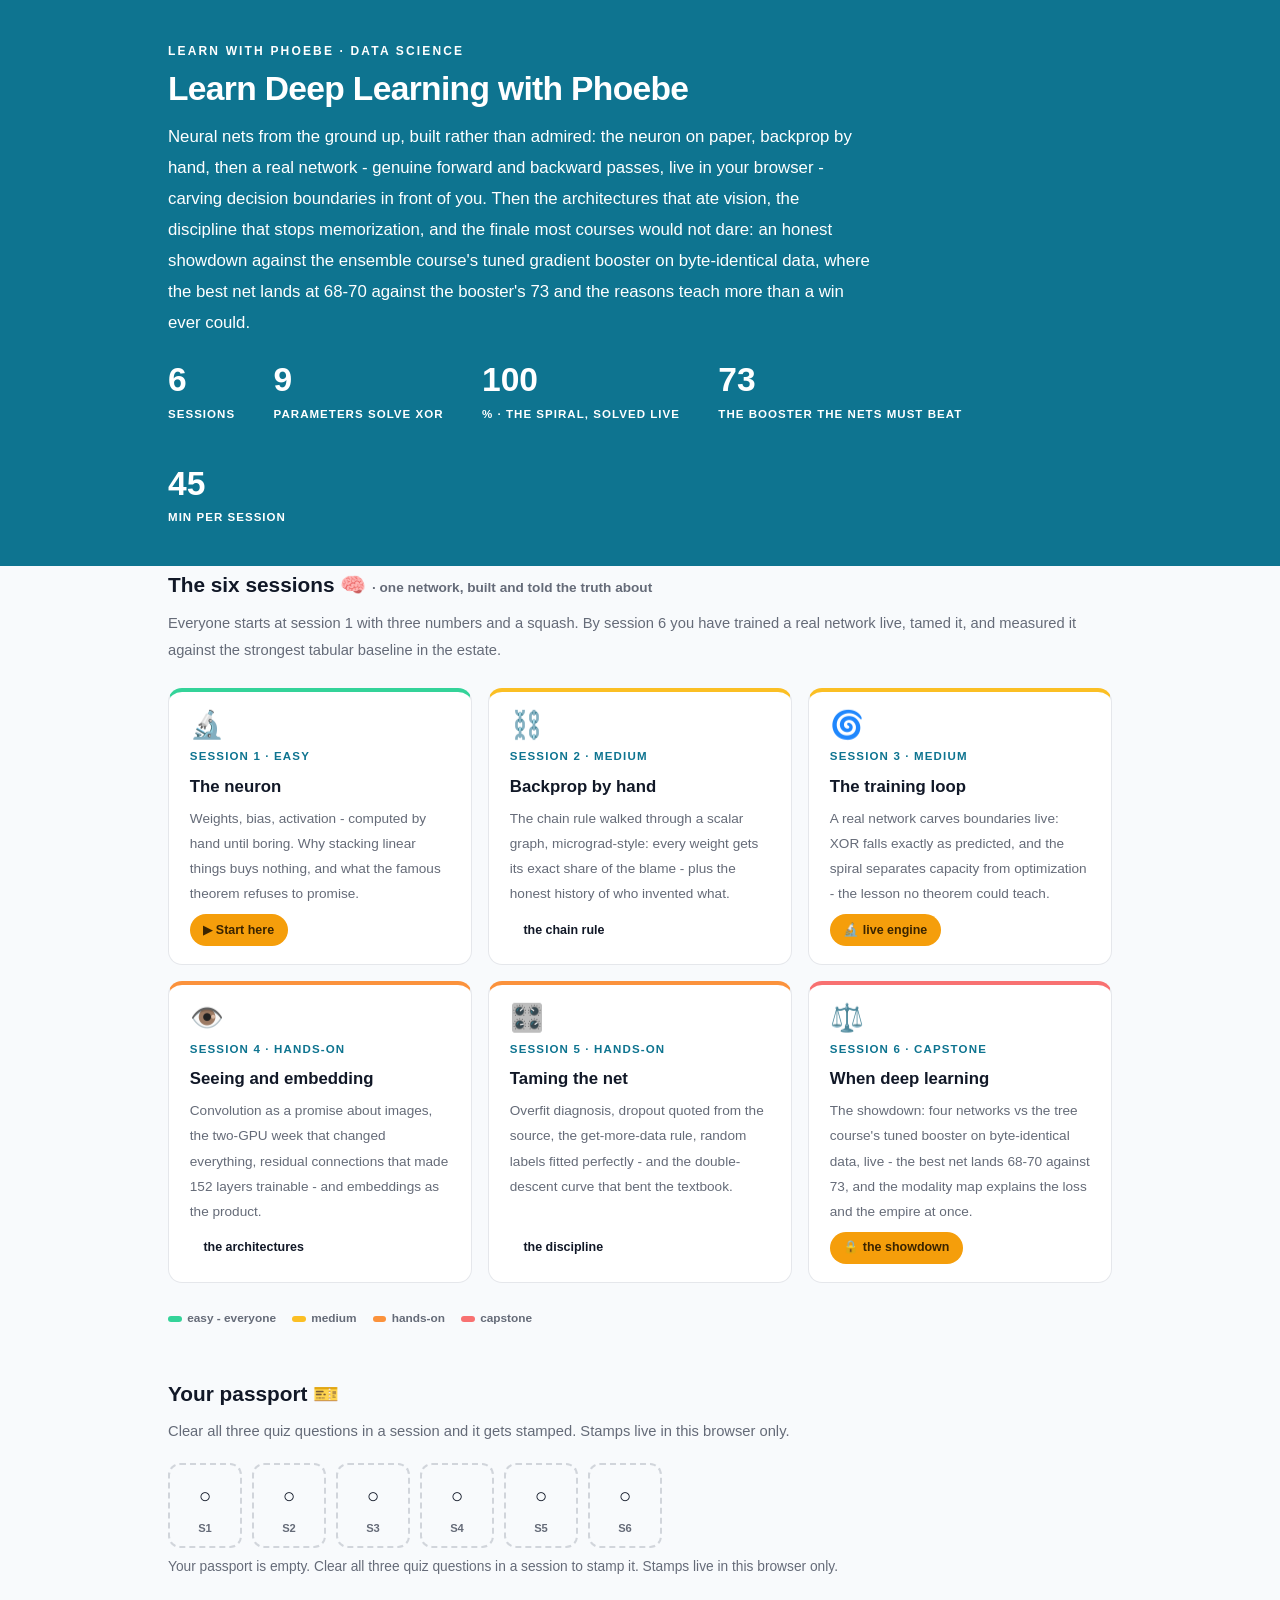
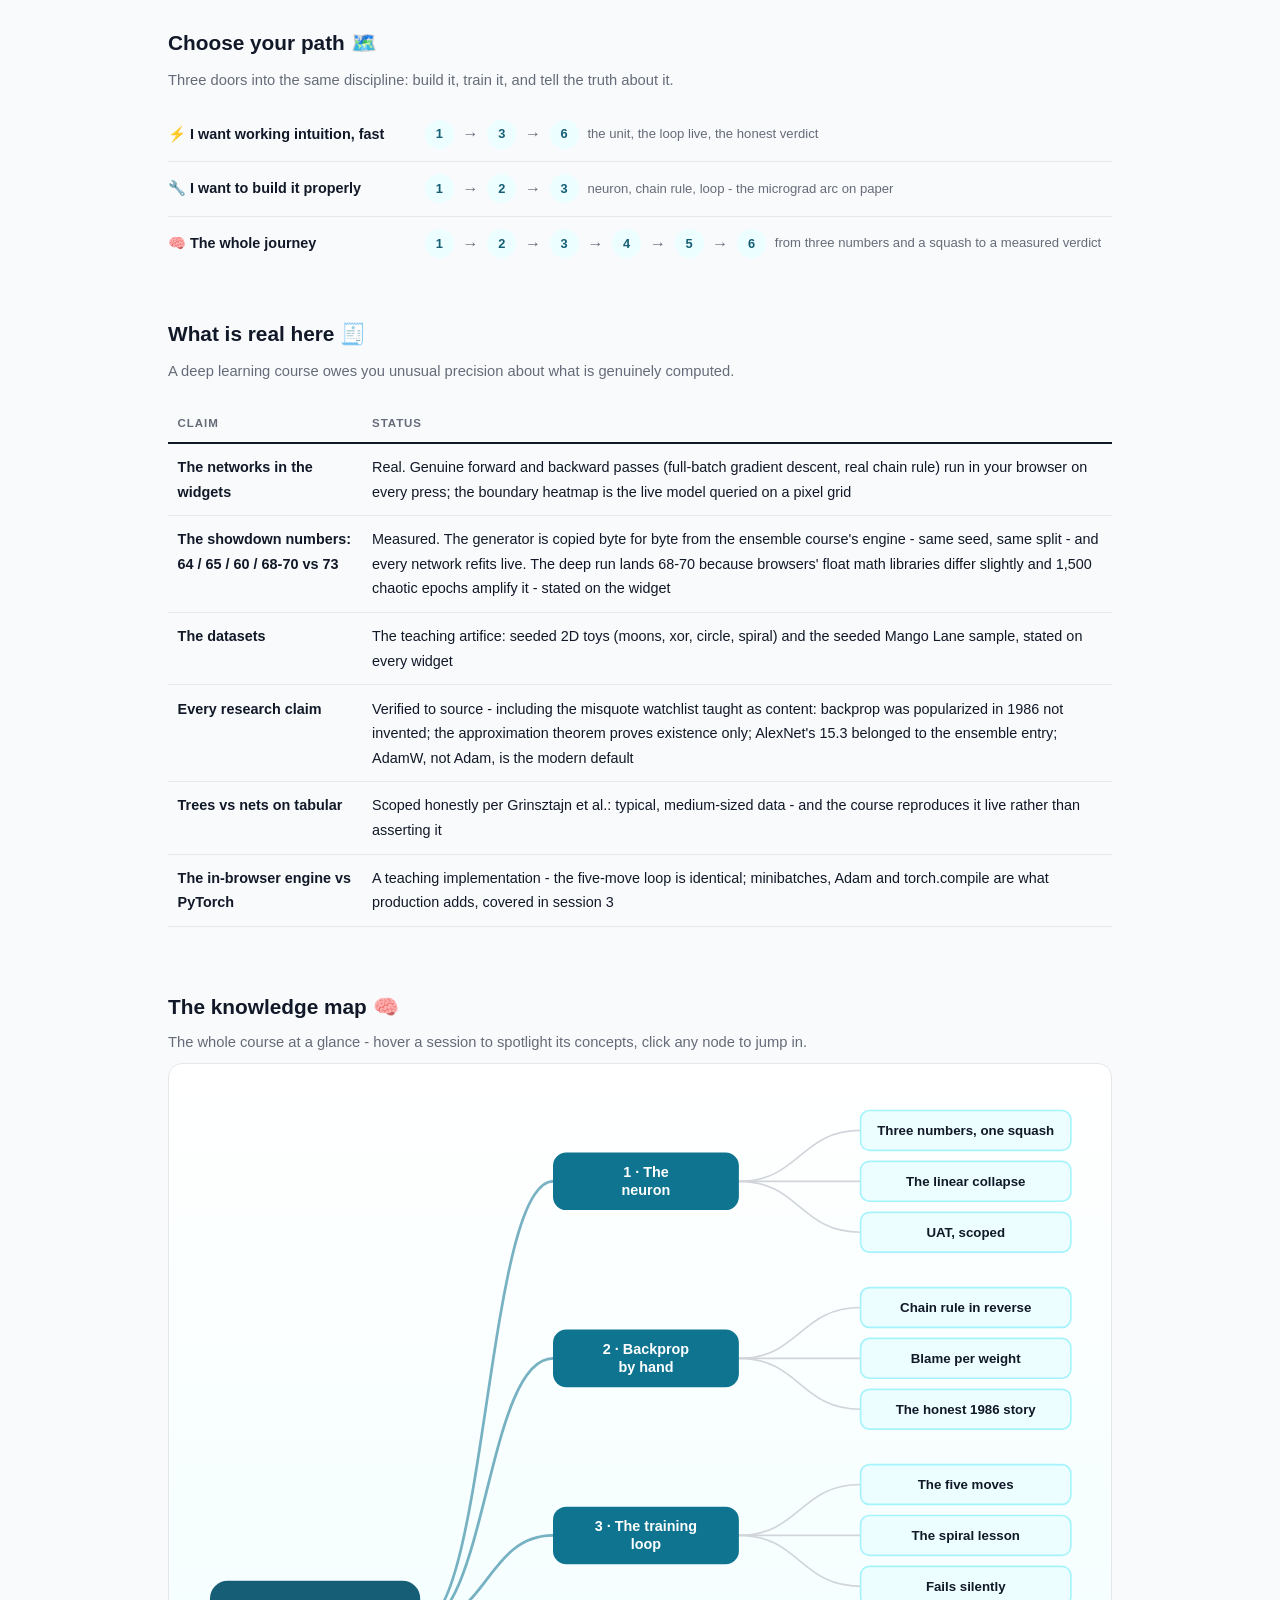
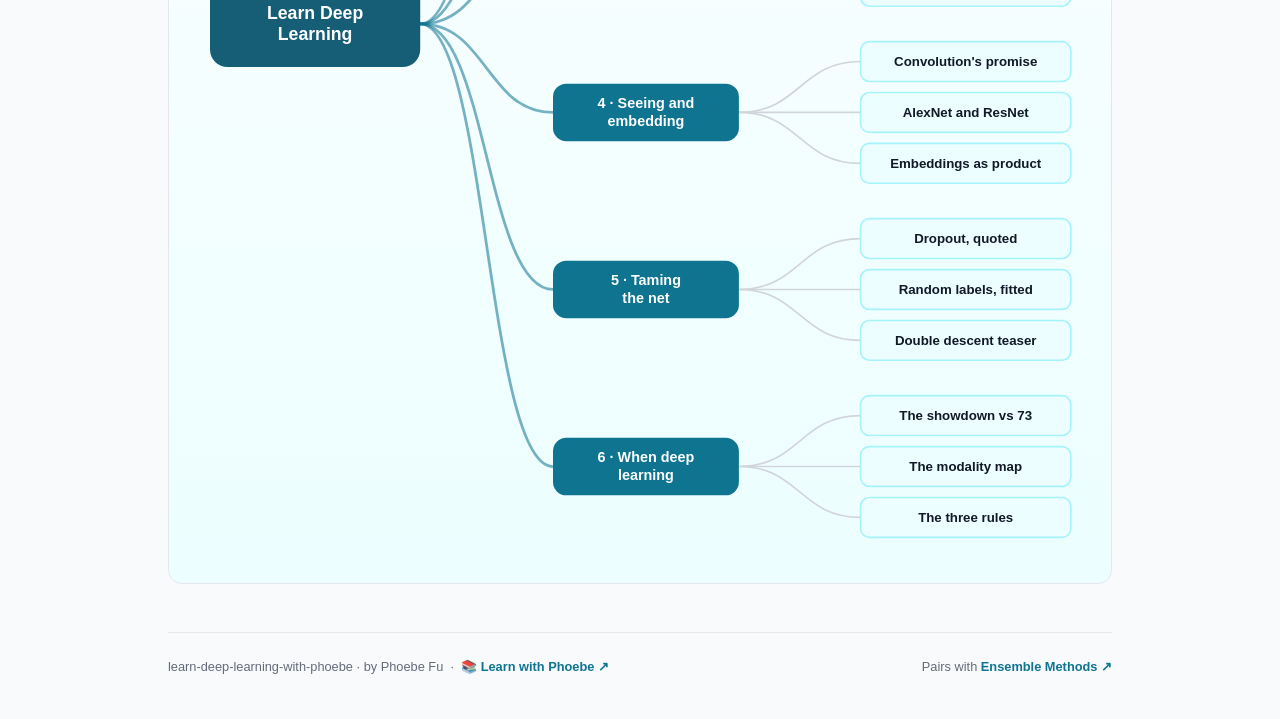
<file: index.html>
<!DOCTYPE html>
<html lang="en">
<head>
<meta charset="UTF-8">
<meta name="viewport" content="width=device-width, initial-scale=1.0">
<!-- social:start -->
<meta name="description" content="Six sessions on neural nets from the ground up: backprop by hand, a real network carving boundaries live in your browser, the architectures that ate vision, and the honest showdown against gradient boosting on identical data. Free, by Phoebe Fu.">
<meta property="og:type" content="website">
<meta property="og:site_name" content="Learn with Phoebe">
<meta property="og:title" content="Learn Deep Learning with Phoebe">
<meta property="og:description" content="Neural nets from the ground up - backprop by hand, live boundary carving, and the honest showdown vs the trees.">
<meta property="og:url" content="https://phoebefu6.github.io/learn-deep-learning-with-phoebe/">
<meta property="og:image" content="https://phoebefu6.github.io/learn-deep-learning-with-phoebe/assets/og-cover.png">
<meta name="twitter:card" content="summary_large_image">
<meta name="twitter:title" content="Learn Deep Learning with Phoebe">
<meta name="twitter:description" content="Neural nets from the ground up, with a real network trained live in your browser.">
<meta name="twitter:image" content="https://phoebefu6.github.io/learn-deep-learning-with-phoebe/assets/og-cover.png">
<!-- social:end -->
<title>Learn Deep Learning with Phoebe</title>
<link rel="stylesheet" href="assets/style.css?v=24">
<style>

  .stats-row { display: flex; gap: 2.4rem; margin-top: 1.5rem; flex-wrap: wrap; }
  .stat b { display: block; font-size: 2.1rem; font-weight: 800; line-height: 1.05; font-variant-numeric: tabular-nums; }
  .stat span { font-size: .72rem; opacity: 1; text-transform: uppercase; letter-spacing: .09em; font-weight: 600; }

  .course-grid { display: grid; grid-template-columns: repeat(auto-fit, minmax(17rem, 1fr)); gap: 1rem; margin-top: 1.5rem; }
  .course-card {
    border: 1px solid var(--hairline);
    border-top: 4px solid var(--diff, var(--indigo));
    border-radius: var(--radius);
    padding: 1.2rem 1.3rem 1.1rem;
    display: flex;
    flex-direction: column;
    gap: .5rem;
    text-decoration: none;
    color: var(--ink);
    background: #fff;
    transition: box-shadow .15s ease, border-color .15s ease, transform .15s ease;
    position: relative;
  }
  .course-card:hover { border-color: var(--indigo-soft); border-top-color: var(--diff, var(--indigo)); box-shadow: 0 8px 28px rgba(14,116,144,.14); transform: translateY(-3px); }
  .course-card .cicon { font-size: 1.7rem; line-height: 1; }
  .course-card .cnum { font-size: .72rem; font-weight: 700; color: var(--indigo); text-transform: uppercase; letter-spacing: .1em; }
  .course-card h3 { font-size: 1.05rem; font-weight: 800; line-height: 1.3; }
  .course-card p { font-size: .85rem; color: var(--muted); flex: 1; }
  .course-card .meta { display: flex; gap: .4rem; flex-wrap: wrap; }

  .diff-legend { display: flex; gap: 1rem; margin-top: 1.6rem; font-size: .74rem; color: var(--muted); font-weight: 600; flex-wrap: wrap; }
  .diff-legend i { display: inline-block; width: .85rem; height: .35rem; border-radius: 999px; margin-right: .35rem; vertical-align: middle; }

  .paths { margin-top: 2.6rem; }
  .paths h2 { font-size: 1.3rem; font-weight: 800; margin-bottom: .3rem; }
  .paths .plede { color: var(--muted); font-size: .92rem; margin-bottom: .8rem; }
  .path { display: flex; gap: .55rem; align-items: center; padding: .75rem 0; border-bottom: .5px solid var(--hairline); flex-wrap: wrap; }
  .path:last-child { border-bottom: none; }
  .path b { min-width: 15.5rem; font-size: .9rem; }
  .path .pstep { background: var(--indigo-50); color: var(--indigo-deep); border-radius: 999px; padding: .16rem .68rem; font-weight: 700; font-size: .8rem; text-decoration: none; transition: all .12s ease; }
  .path .pstep:hover { background: var(--indigo); color: #fff; }
  .path .parr { color: var(--muted); font-weight: 700; }

  .mm-section { margin-top: 1.6rem; }
  .mm-section h2 { font-size: 1.3rem; font-weight: 800; margin-bottom: .2rem; }
  .mm-section .mm-lede { color: var(--muted); font-size: .92rem; margin-bottom: .4rem; }
  .mm-wrap { border: 1px solid var(--hairline); border-radius: var(--radius); background: linear-gradient(180deg,#fff,#ECFEFF); padding: .6rem; overflow-x: auto; }
  .mm-svg { width: 100%; height: auto; display: block; max-width: 60rem; margin: 0 auto; min-width: 34rem; }
  .mm-link { cursor: pointer; text-decoration: none; }
  .mm-node rect { transition: opacity .15s ease, filter .15s ease; }
  .mm-node text { pointer-events: none; }
  .mm-link:hover .mm-node rect { filter: brightness(1.06); }
  .mm-edge { transition: opacity .15s ease; }
</style>
</head>
<body>

<header class="masthead">
  <div class="wrap">
    <div class="eyebrow">Learn with Phoebe · Data Science</div>
    <h1>Learn <span class="accent">Deep Learning</span> with Phoebe</h1>
    <p class="sub">Neural nets from the ground up, built rather than admired: the neuron on paper, backprop by hand, then a real network - genuine forward and backward passes, live in your browser - carving decision boundaries in front of you. Then the architectures that ate vision, the discipline that stops memorization, and the finale most courses would not dare: an honest showdown against the ensemble course's tuned gradient booster on byte-identical data, where the best net lands at 68-70 against the booster's 73 and the reasons teach more than a win ever could.</p>
    <div class="stats-row">
      <div class="stat"><b data-count="6">6</b><span>sessions</span></div>
      <div class="stat"><b data-count="9">9</b><span>parameters solve XOR</span></div>
      <div class="stat"><b data-count="100">100</b><span>% · the spiral, solved live</span></div>
      <div class="stat"><b data-count="73">73</b><span>the booster the nets must beat</span></div>
      <div class="stat"><b data-count="45">45</b><span>min per session</span></div>
    </div>
  </div>
</header>

<main class="wrap">

  <section class="section">
    <div class="paths" style="margin-top:0">
      <h2>The six sessions 🧠 <span style="font-size:.85rem;font-weight:600;color:var(--muted)">· one network, built and told the truth about</span></h2>
      <p class="plede">Everyone starts at session 1 with three numbers and a squash. By session 6 you have trained a real network live, tamed it, and measured it against the strongest tabular baseline in the estate.</p>
    </div>

    <div class="course-grid">
      <a class="course-card" href="courses/01-the-neuron.html" style="--diff:#34D399">
        <span class="cicon">🔬</span>
        <span class="cnum">Session 1 · easy</span>
        <h3>The neuron</h3>
        <p>Weights, bias, activation - computed by hand until boring. Why stacking linear things buys nothing, and what the famous theorem refuses to promise.</p>
        <span class="meta"><span class="pill amber">▶ Start here</span></span>
      </a>
      <a class="course-card" href="courses/02-backprop-by-hand.html" style="--diff:#FBBF24">
        <span class="cicon">⛓️</span>
        <span class="cnum">Session 2 · medium</span>
        <h3>Backprop by hand</h3>
        <p>The chain rule walked through a scalar graph, micrograd-style: every weight gets its exact share of the blame - plus the honest history of who invented what.</p>
        <span class="meta"><span class="pill">the chain rule</span></span>
      </a>
      <a class="course-card" href="courses/03-the-training-loop.html" style="--diff:#FBBF24">
        <span class="cicon">🌀</span>
        <span class="cnum">Session 3 · medium</span>
        <h3>The training loop</h3>
        <p>A real network carves boundaries live: XOR falls exactly as predicted, and the spiral separates capacity from optimization - the lesson no theorem could teach.</p>
        <span class="meta"><span class="pill amber">🔬 live engine</span></span>
      </a>
      <a class="course-card" href="courses/04-seeing-and-embedding.html" style="--diff:#FB923C">
        <span class="cicon">👁️</span>
        <span class="cnum">Session 4 · hands-on</span>
        <h3>Seeing and embedding</h3>
        <p>Convolution as a promise about images, the two-GPU week that changed everything, residual connections that made 152 layers trainable - and embeddings as the product.</p>
        <span class="meta"><span class="pill">the architectures</span></span>
      </a>
      <a class="course-card" href="courses/05-taming-the-net.html" style="--diff:#FB923C">
        <span class="cicon">🎛️</span>
        <span class="cnum">Session 5 · hands-on</span>
        <h3>Taming the net</h3>
        <p>Overfit diagnosis, dropout quoted from the source, the get-more-data rule, random labels fitted perfectly - and the double-descent curve that bent the textbook.</p>
        <span class="meta"><span class="pill">the discipline</span></span>
      </a>
      <a class="course-card" href="courses/06-when-deep-learning.html" style="--diff:#F87171">
        <span class="cicon">⚖️</span>
        <span class="cnum">Session 6 · capstone</span>
        <h3>When deep learning</h3>
        <p>The showdown: four networks vs the tree course's tuned booster on byte-identical data, live - the best net lands 68-70 against 73, and the modality map explains the loss and the empire at once.</p>
        <span class="meta"><span class="pill amber">🔒 the showdown</span></span>
      </a>
    </div>

    <div class="diff-legend">
      <span><i style="background:#34D399"></i>easy - everyone</span>
      <span><i style="background:#FBBF24"></i>medium</span>
      <span><i style="background:#FB923C"></i>hands-on</span>
      <span><i style="background:#F87171"></i>capstone</span>
    </div>
  </section>

  <section class="section">
    <div class="paths" style="margin-top:0">
      <h2>Your passport 🎫</h2>
      <p class="plede">Clear all three quiz questions in a session and it gets stamped. Stamps live in this browser only.</p>
    </div>
    <div class="pp-strip"></div>
  </section>

  <section class="section">
    <div class="paths">
      <h2>Choose your path 🗺️</h2>
      <p class="plede">Three doors into the same discipline: build it, train it, and tell the truth about it.</p>
      <div class="path"><b>⚡ I want working intuition, fast</b>
        <a class="pstep" href="courses/01-the-neuron.html">1</a><span class="parr">→</span>
        <a class="pstep" href="courses/03-the-training-loop.html">3</a><span class="parr">→</span>
        <a class="pstep" href="courses/06-when-deep-learning.html">6</a>
        <span style="font-size:.82rem;color:var(--muted)">the unit, the loop live, the honest verdict</span>
      </div>
      <div class="path"><b>🔧 I want to build it properly</b>
        <a class="pstep" href="courses/01-the-neuron.html">1</a><span class="parr">→</span>
        <a class="pstep" href="courses/02-backprop-by-hand.html">2</a><span class="parr">→</span>
        <a class="pstep" href="courses/03-the-training-loop.html">3</a>
        <span style="font-size:.82rem;color:var(--muted)">neuron, chain rule, loop - the micrograd arc on paper</span>
      </div>
      <div class="path"><b>🧠 The whole journey</b>
        <a class="pstep" href="courses/01-the-neuron.html">1</a><span class="parr">→</span>
        <a class="pstep" href="courses/02-backprop-by-hand.html">2</a><span class="parr">→</span>
        <a class="pstep" href="courses/03-the-training-loop.html">3</a><span class="parr">→</span>
        <a class="pstep" href="courses/04-seeing-and-embedding.html">4</a><span class="parr">→</span>
        <a class="pstep" href="courses/05-taming-the-net.html">5</a><span class="parr">→</span>
        <a class="pstep" href="courses/06-when-deep-learning.html">6</a>
        <span style="font-size:.82rem;color:var(--muted)">from three numbers and a squash to a measured verdict</span>
      </div>
    </div>
  </section>

  <section class="section">
    <div class="paths" style="margin-top:0">
      <h2>What is real here 🧾</h2>
      <p class="plede">A deep learning course owes you unusual precision about what is genuinely computed.</p>
    </div>
    <table class="clean">
      <tr><th>Claim</th><th>Status</th></tr>
      <tr><td>The networks in the widgets</td><td>Real. Genuine forward and backward passes (full-batch gradient descent, real chain rule) run in your browser on every press; the boundary heatmap is the live model queried on a pixel grid</td></tr>
      <tr><td>The showdown numbers: 64 / 65 / 60 / 68-70 vs 73</td><td>Measured. The generator is copied byte for byte from the ensemble course's engine - same seed, same split - and every network refits live. The deep run lands 68-70 because browsers' float math libraries differ slightly and 1,500 chaotic epochs amplify it - stated on the widget</td></tr>
      <tr><td>The datasets</td><td>The teaching artifice: seeded 2D toys (moons, xor, circle, spiral) and the seeded Mango Lane sample, stated on every widget</td></tr>
      <tr><td>Every research claim</td><td>Verified to source - including the misquote watchlist taught as content: backprop was popularized in 1986 not invented; the approximation theorem proves existence only; AlexNet's 15.3 belonged to the ensemble entry; AdamW, not Adam, is the modern default</td></tr>
      <tr><td>Trees vs nets on tabular</td><td>Scoped honestly per Grinsztajn et al.: typical, medium-sized data - and the course reproduces it live rather than asserting it</td></tr>
      <tr><td>The in-browser engine vs PyTorch</td><td>A teaching implementation - the five-move loop is identical; minibatches, Adam and torch.compile are what production adds, covered in session 3</td></tr>
    </table>
  </section>

  <section class="section mm-section">
    <h2>The knowledge map 🧠</h2>
    <p class="mm-lede">The whole course at a glance - hover a session to spotlight its concepts, click any node to jump in.</p>
    <div class="mm-wrap"><div id="mindmap"></div></div>
  </section>

  <footer class="pagefoot">
    <span>learn-deep-learning-with-phoebe · by Phoebe Fu &nbsp;·&nbsp; 📚 <a href="https://phoebefu6.github.io/learn-with-phoebe/">Learn with Phoebe ↗</a></span>
    <span>Pairs with <a href="https://phoebefu6.github.io/learn-ensemble-methods-with-phoebe/">Ensemble Methods ↗</a></span>
  </footer>

</main>

<script>
window.MINDMAP_DATA = {
  "title": "Learn Deep\nLearning",
  "centerColor": "#155E75",
  "sessions": [
    {
      "label": "The\nneuron",
      "href": "courses/01-the-neuron.html",
      "color": "#34D399",
      "concepts": [
        { "label": "Three numbers, one squash", "href": "courses/01-the-neuron.html" },
        { "label": "The linear collapse", "href": "courses/01-the-neuron.html" },
        { "label": "UAT, scoped", "href": "courses/01-the-neuron.html" }
      ]
    },
    {
      "label": "Backprop\nby hand",
      "href": "courses/02-backprop-by-hand.html",
      "color": "#FBBF24",
      "concepts": [
        { "label": "Chain rule in reverse", "href": "courses/02-backprop-by-hand.html" },
        { "label": "Blame per weight", "href": "courses/02-backprop-by-hand.html" },
        { "label": "The honest 1986 story", "href": "courses/02-backprop-by-hand.html" }
      ]
    },
    {
      "label": "The training\nloop",
      "href": "courses/03-the-training-loop.html",
      "color": "#FBBF24",
      "concepts": [
        { "label": "The five moves", "href": "courses/03-the-training-loop.html" },
        { "label": "The spiral lesson", "href": "courses/03-the-training-loop.html" },
        { "label": "Fails silently", "href": "courses/03-the-training-loop.html" }
      ]
    },
    {
      "label": "Seeing and\nembedding",
      "href": "courses/04-seeing-and-embedding.html",
      "color": "#FB923C",
      "concepts": [
        { "label": "Convolution's promise", "href": "courses/04-seeing-and-embedding.html" },
        { "label": "AlexNet and ResNet", "href": "courses/04-seeing-and-embedding.html" },
        { "label": "Embeddings as product", "href": "courses/04-seeing-and-embedding.html" }
      ]
    },
    {
      "label": "Taming\nthe net",
      "href": "courses/05-taming-the-net.html",
      "color": "#FB923C",
      "concepts": [
        { "label": "Dropout, quoted", "href": "courses/05-taming-the-net.html" },
        { "label": "Random labels, fitted", "href": "courses/05-taming-the-net.html" },
        { "label": "Double descent teaser", "href": "courses/05-taming-the-net.html" }
      ]
    },
    {
      "label": "When deep\nlearning",
      "href": "courses/06-when-deep-learning.html",
      "color": "#F87171",
      "concepts": [
        { "label": "The showdown vs 73", "href": "courses/06-when-deep-learning.html" },
        { "label": "The modality map", "href": "courses/06-when-deep-learning.html" },
        { "label": "The three rules", "href": "courses/06-when-deep-learning.html" }
      ]
    }
  ]
};
</script>
<script src="assets/mindmap.js?v=1"></script>
<script src="assets/app.js?v=21"></script>
</body>
</html>
</file>
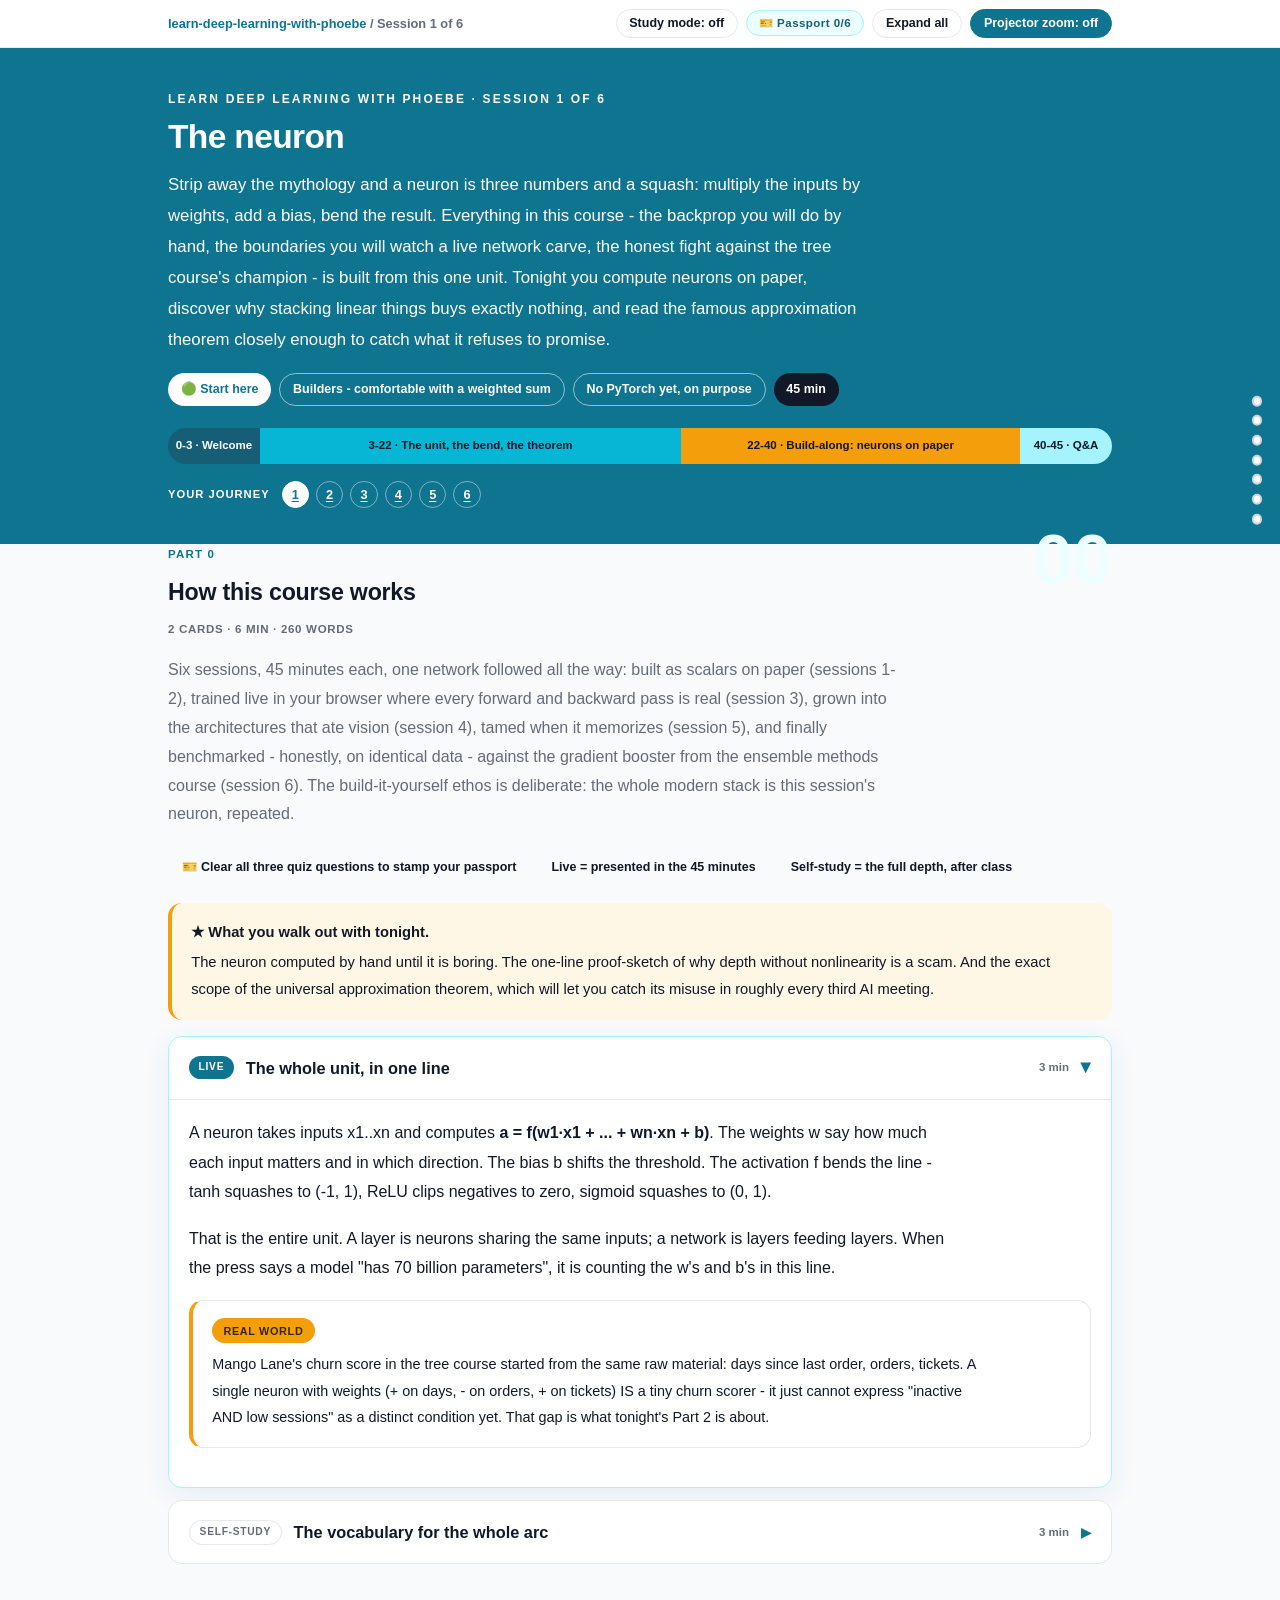
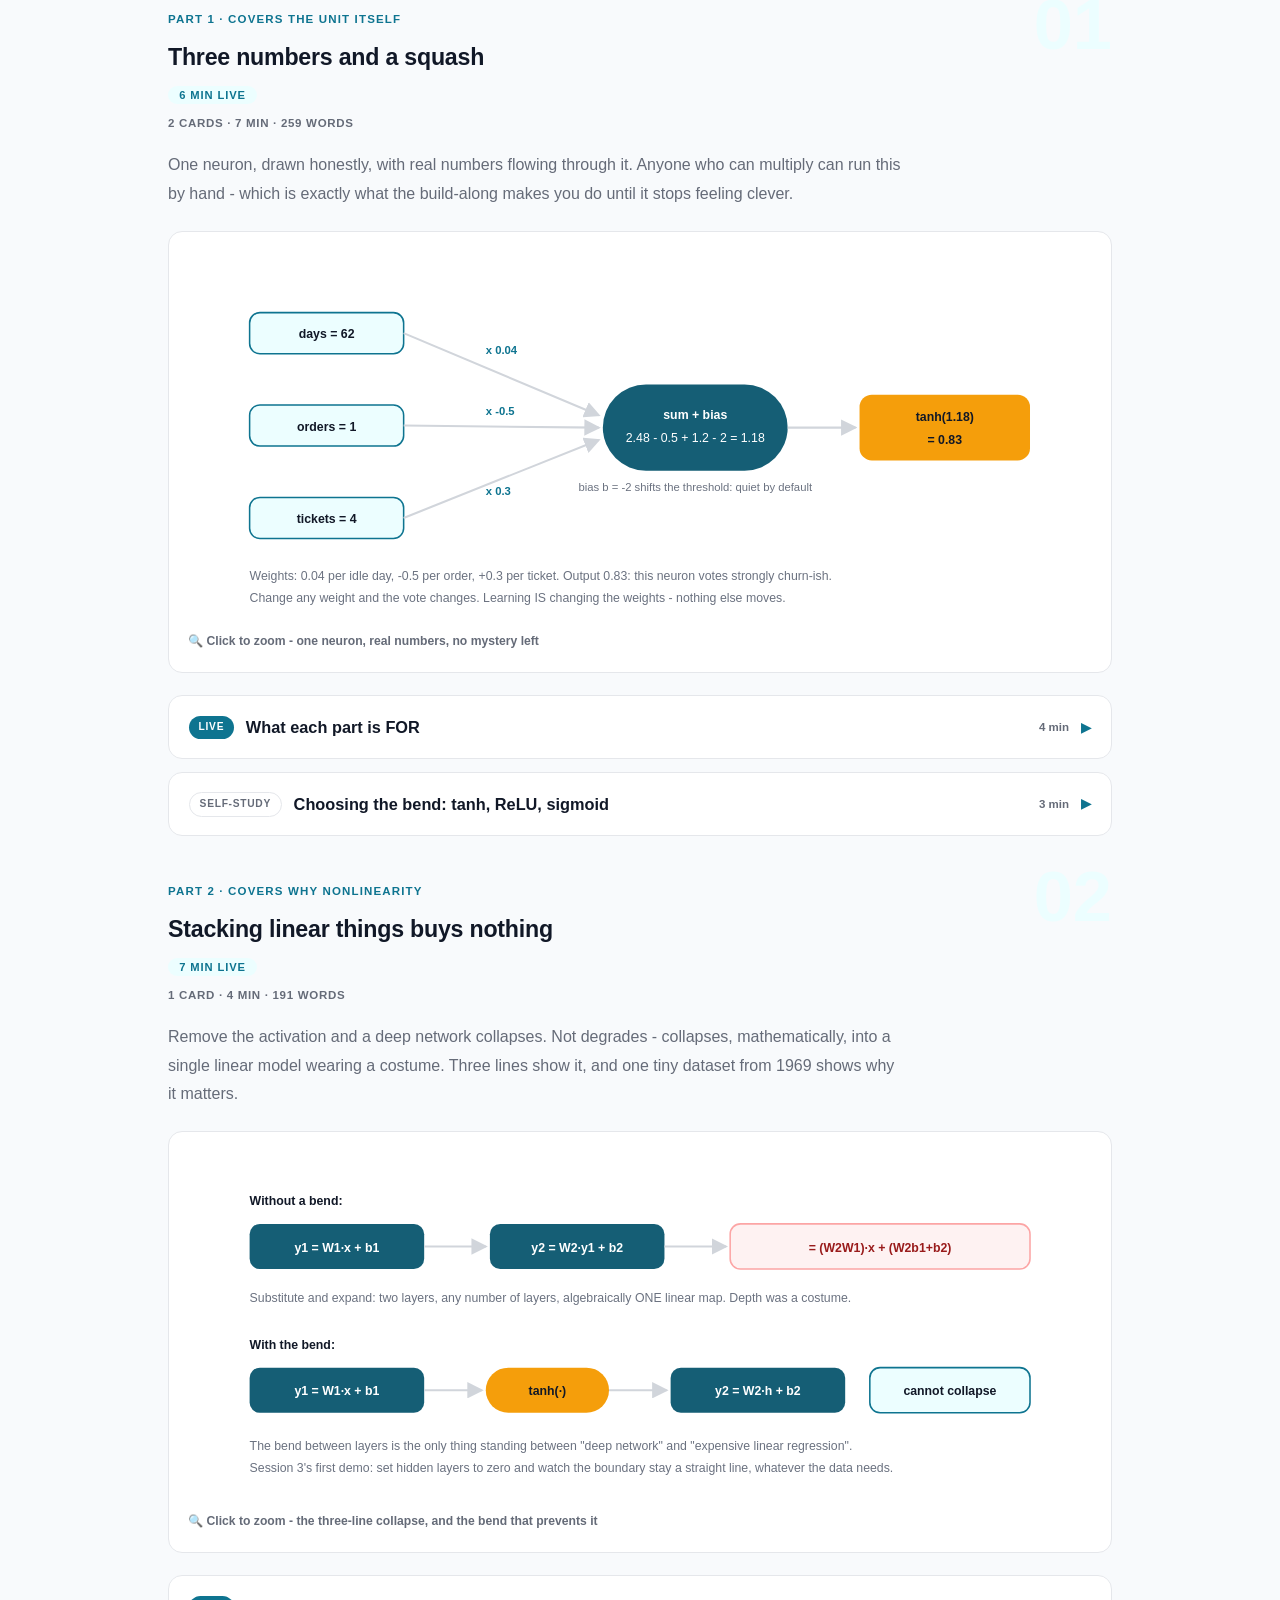
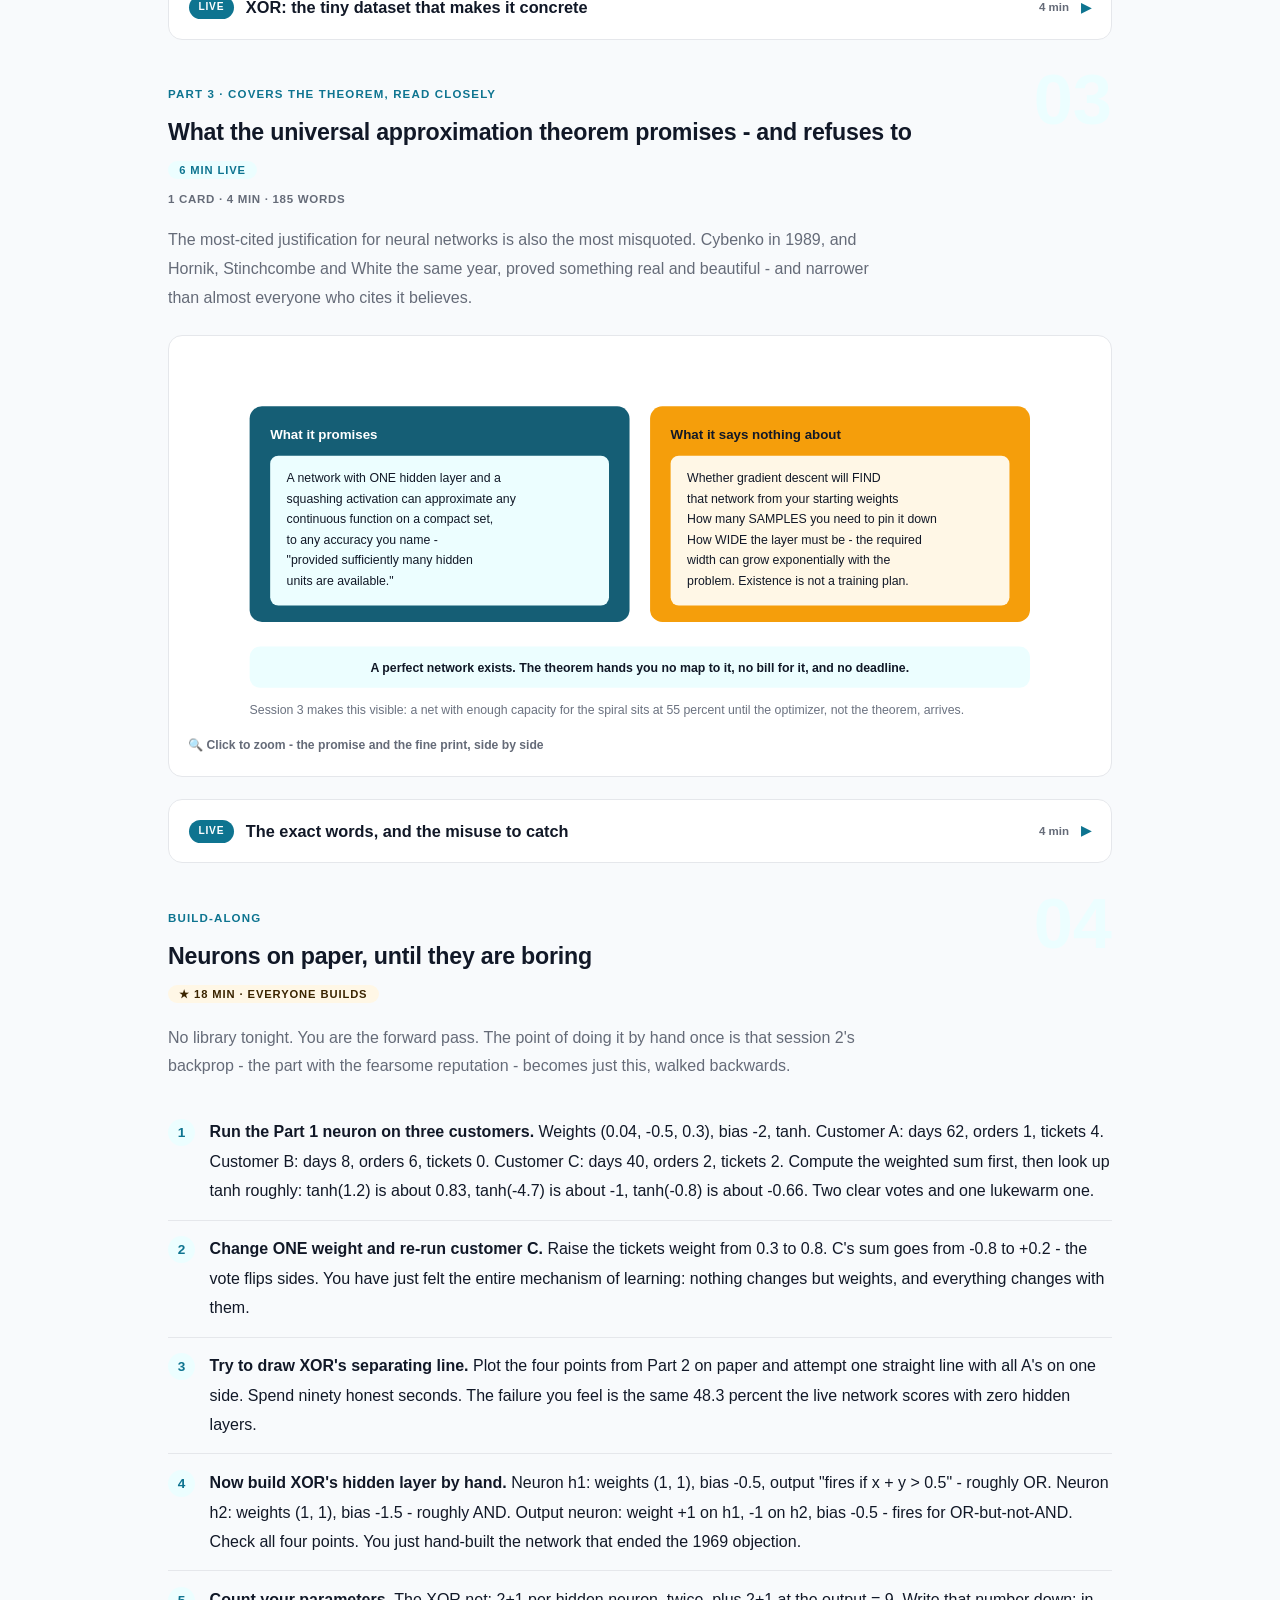
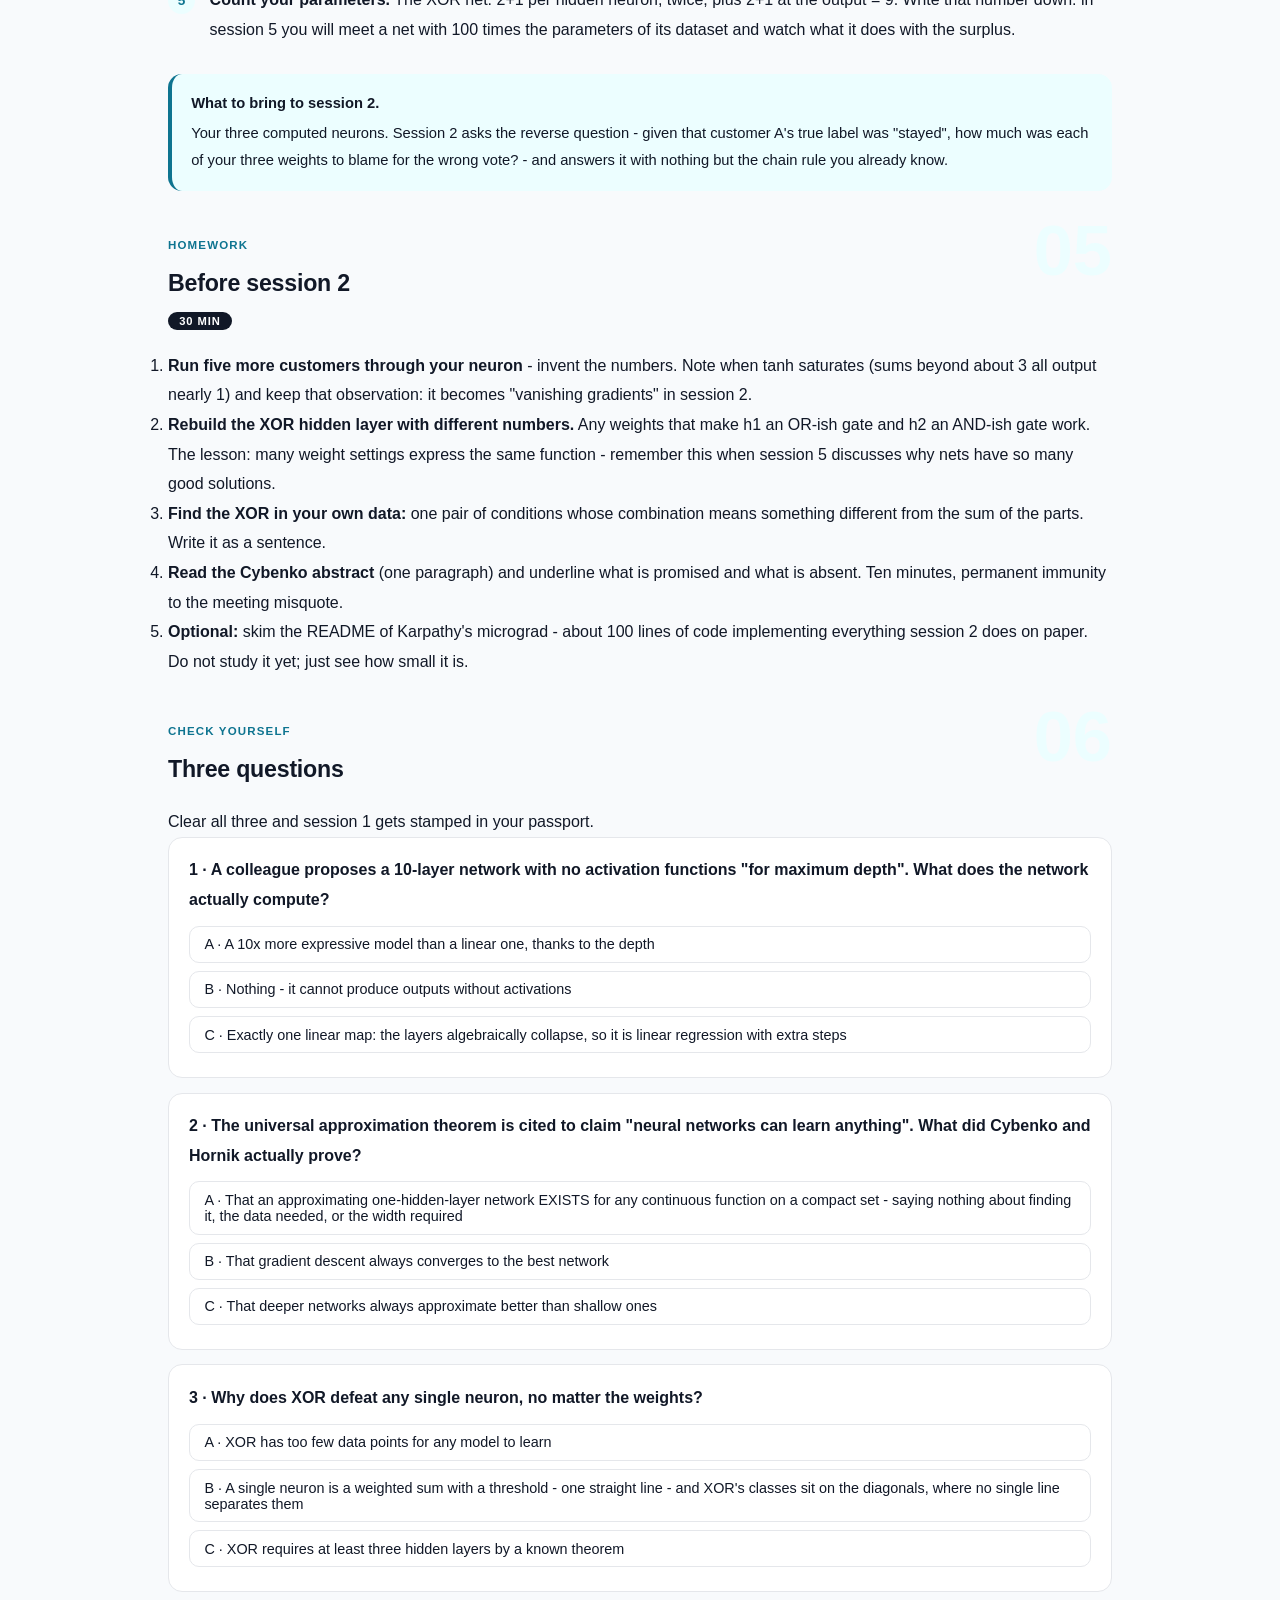
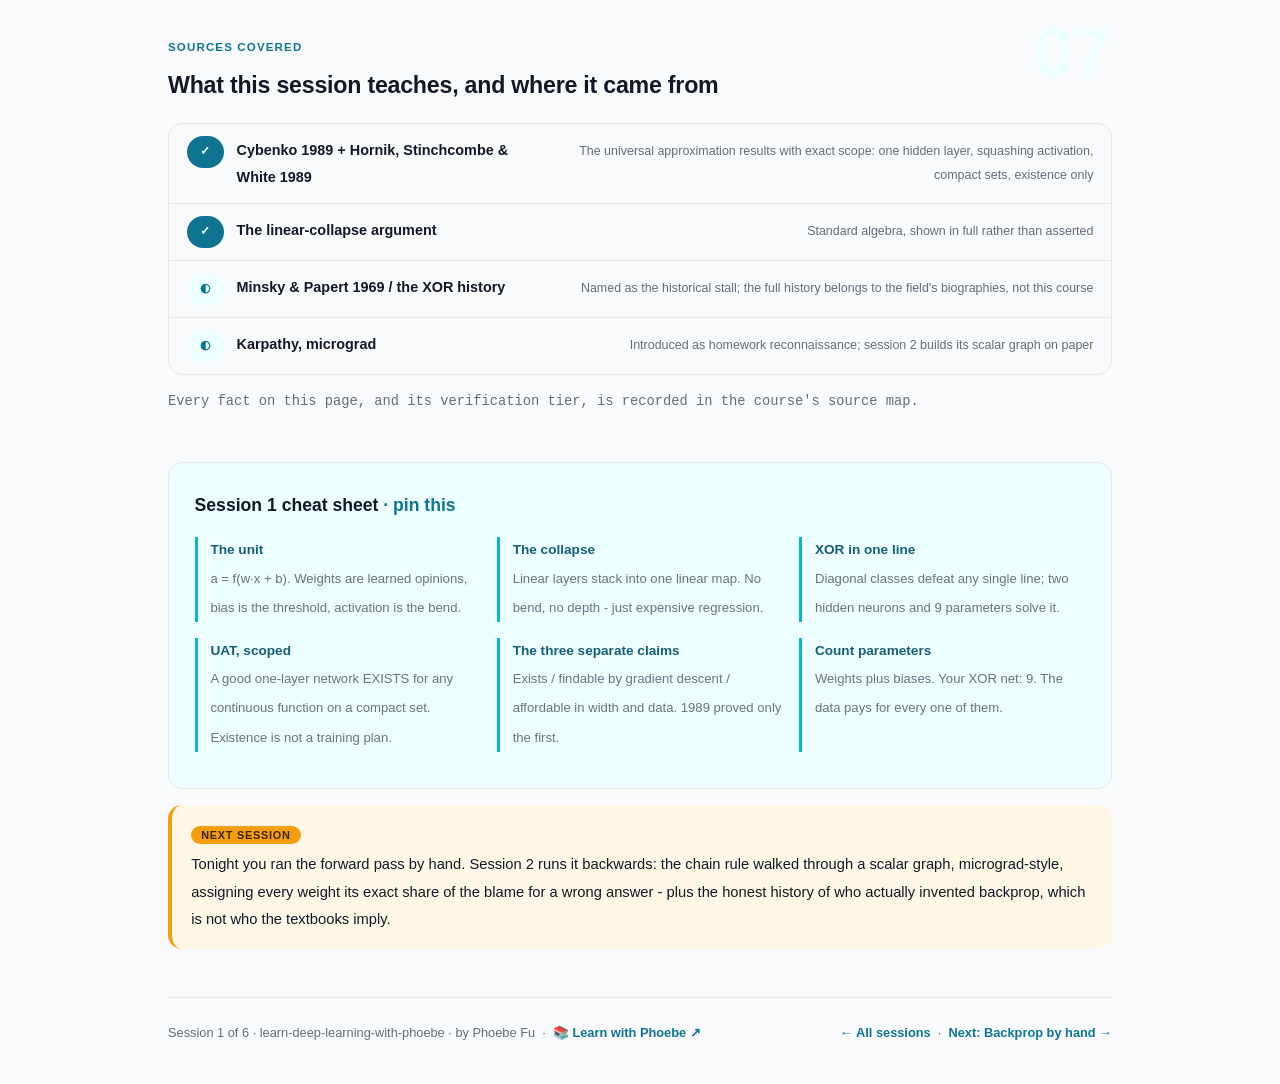
<file: courses/01-the-neuron.html>
<!DOCTYPE html>
<html lang="en">
<head>
<meta charset="UTF-8">
<meta name="viewport" content="width=device-width, initial-scale=1.0">
<!-- social:start -->
<meta name="description" content="Session 1 of 6. The neuron from scratch: weights, bias, activation - why stacking linear things buys nothing, and what the universal approximation theorem actually promises (and refuses to promise).">
<meta property="og:type" content="article">
<meta property="og:site_name" content="Learn with Phoebe">
<meta property="og:title" content="The neuron - learn deep learning with phoebe">
<meta property="og:description" content="Session 1 of 6. Weights, bias, activation - and the theorem everyone misquotes.">
<meta property="og:url" content="https://phoebefu6.github.io/learn-deep-learning-with-phoebe/courses/01-the-neuron.html">
<meta property="og:image" content="https://phoebefu6.github.io/learn-deep-learning-with-phoebe/assets/og-cover.png">
<meta property="og:image:width" content="1200">
<meta property="og:image:height" content="630">
<meta name="twitter:card" content="summary_large_image">
<meta name="twitter:title" content="The neuron - learn deep learning with phoebe">
<meta name="twitter:description" content="Session 1 of 6. Weights, bias, activation - and the theorem everyone misquotes.">
<meta name="twitter:image" content="https://phoebefu6.github.io/learn-deep-learning-with-phoebe/assets/og-cover.png">
<!-- social:end -->
<title>Session 1 · The neuron - learn deep learning with phoebe</title>
<link rel="stylesheet" href="../assets/style.css?v=23">
</head>
<body>

<div class="toolbar">
  <div class="wrap">
    <span class="crumb"><a href="../index.html">learn-deep-learning-with-phoebe</a> / Session 1 of 6</span>
    <button class="btn" id="toggle-all" type="button">Expand all</button>
    <button class="btn primary" id="zoom-toggle" type="button">Projector zoom: off</button>
  </div>
</div>

<header class="masthead">
  <div class="wrap">
    <div class="eyebrow">Learn Deep Learning with Phoebe · Session 1 of 6</div>
    <h1>The <span class="accent">neuron</span></h1>
    <p class="sub">Strip away the mythology and a neuron is three numbers and a squash: multiply the inputs by weights, add a bias, bend the result. Everything in this course - the backprop you will do by hand, the boundaries you will watch a live network carve, the honest fight against the tree course's champion - is built from this one unit. Tonight you compute neurons on paper, discover why stacking linear things buys exactly nothing, and read the famous approximation theorem closely enough to catch what it refuses to promise.</p>
    <div class="chip-row">
      <span class="chip level">🟢 Start here</span>
      <span class="chip audience">Builders - comfortable with a weighted sum</span>
      <span class="chip audience">No PyTorch yet, on purpose</span>
      <span class="chip time">45 min</span>
    </div>
    <div class="agenda">
      <span class="a1" style="flex:1">0-3 · Welcome</span>
      <span class="a2" style="flex:5">3-22 · The unit, the bend, the theorem</span>
      <span class="a3" style="flex:4">22-40 · Build-along: neurons on paper</span>
      <span class="a4" style="flex:1">40-45 · Q&amp;A</span>
    </div>
  </div>
</header>

<main class="wrap">

  <!-- ============ INTRO ============ -->
  <section class="section" id="intro">
    <div class="section-kicker">
      <span class="klabel">Part 0</span>
      <h2>How this course works</h2>
    </div>
    <p class="lede">Six sessions, 45 minutes each, one network followed all the way: built as scalars on paper (sessions 1-2), trained live in your browser where every forward and backward pass is real (session 3), grown into the architectures that ate vision (session 4), tamed when it memorizes (session 5), and finally benchmarked - honestly, on identical data - against the gradient booster from the ensemble methods course (session 6). The build-it-yourself ethos is deliberate: the whole modern stack is this session's neuron, repeated.</p>

    <div class="legend">
      <span class="pill">🎫 Clear all three quiz questions to stamp your passport</span>
      <span class="pill">Live = presented in the 45 minutes</span>
      <span class="pill">Self-study = the full depth, after class</span>
    </div>

    <div class="callout win">
      <p><strong>★ What you walk out with tonight.</strong> The neuron computed by hand until it is boring. The one-line proof-sketch of why depth without nonlinearity is a scam. And the exact scope of the universal approximation theorem, which will let you catch its misuse in roughly every third AI meeting.</p>
    </div>

    <details class="card" open>
      <summary><span class="mode live">Live</span>The whole unit, in one line<span class="mini">3 min</span><span class="caret">▶</span></summary>
      <div class="body">
        <p>A neuron takes inputs x1..xn and computes <strong>a = f(w1·x1 + ... + wn·xn + b)</strong>. The weights w say how much each input matters and in which direction. The bias b shifts the threshold. The activation f bends the line - tanh squashes to (-1, 1), ReLU clips negatives to zero, sigmoid squashes to (0, 1).</p>
        <p>That is the entire unit. A layer is neurons sharing the same inputs; a network is layers feeding layers. When the press says a model "has 70 billion parameters", it is counting the w's and b's in this line.</p>
        <div class="callout example">
          <span class="ex-pill">Real world</span>
          <p>Mango Lane's churn score in the tree course started from the same raw material: days since last order, orders, tickets. A single neuron with weights (+ on days, - on orders, + on tickets) IS a tiny churn scorer - it just cannot express "inactive AND low sessions" as a distinct condition yet. That gap is what tonight's Part 2 is about.</p>
        </div>
      </div>
    </details>

    <details class="card">
      <summary><span class="mode self">Self-study</span>The vocabulary for the whole arc<span class="mini">3 min</span><span class="caret">▶</span></summary>
      <div class="body">
        <ul>
          <li><strong>Forward pass</strong> - push inputs through the layers to an output. Session 1's whole job.</li>
          <li><strong>Loss</strong> - one number scoring how wrong the output is. Sessions 2-3 chase it downhill.</li>
          <li><strong>Backward pass</strong> - the chain rule walked in reverse, assigning each weight its share of the blame. Session 2, by hand.</li>
          <li><strong>Hidden layer</strong> - any layer between input and output. What its neurons compute is not designed - it is learned, and that is the 1986 result session 2 quotes.</li>
          <li><strong>Activation / nonlinearity</strong> - the bend. Without it, no depth is real depth (Part 2 proves it in three lines).</li>
        </ul>
      </div>
    </details>
  </section>

  <!-- ============ PART 1 ============ -->
  <section class="section" id="part-1">
    <div class="section-kicker">
      <span class="klabel">Part 1 · covers the unit itself</span>
      <h2>Three numbers and a squash</h2>
      <span class="tag concept">6 min live</span>
    </div>
    <p class="lede">One neuron, drawn honestly, with real numbers flowing through it. Anyone who can multiply can run this by hand - which is exactly what the build-along makes you do until it stops feeling clever.</p>

    <figure class="zoomable">
      <svg viewBox="0 0 880 360" xmlns="http://www.w3.org/2000/svg" role="img" aria-label="Anatomy of one neuron: three inputs multiplied by weights, summed with a bias, passed through a tanh activation to produce the output">
        <style>
          .n1aB { font: 700 12px Inter, sans-serif; fill: #fff; }
          .n1aK { font: 700 12px Inter, sans-serif; fill: #111827; }
          .n1aS { font: 400 11px Inter, sans-serif; fill: #6B7280; }
          .n1aW { font: 700 11px Inter, sans-serif; fill: #0E7490; }
          .n1aN { font: 400 12px Inter, sans-serif; fill: #6B7280; }
        </style>
        <defs>
          <marker id="n1Ar" markerWidth="8" markerHeight="8" refX="7" refY="4" orient="auto"><path d="M0,0 L8,4 L0,8 z" fill="#D1D5DB"/></marker>
        </defs>
        <rect x="60" y="60" width="150" height="40" rx="10" fill="#ECFEFF" stroke="#0E7490" stroke-width="1.5"/>
        <text class="n1aK" x="135" y="85" text-anchor="middle">days = 62</text>
        <rect x="60" y="150" width="150" height="40" rx="10" fill="#ECFEFF" stroke="#0E7490" stroke-width="1.5"/>
        <text class="n1aK" x="135" y="175" text-anchor="middle">orders = 1</text>
        <rect x="60" y="240" width="150" height="40" rx="10" fill="#ECFEFF" stroke="#0E7490" stroke-width="1.5"/>
        <text class="n1aK" x="135" y="265" text-anchor="middle">tickets = 4</text>
        <line x1="210" y1="80" x2="400" y2="160" stroke="#D1D5DB" stroke-width="2" marker-end="url(#n1Ar)"/>
        <text class="n1aW" x="290" y="100">x 0.04</text>
        <line x1="210" y1="170" x2="400" y2="172" stroke="#D1D5DB" stroke-width="2" marker-end="url(#n1Ar)"/>
        <text class="n1aW" x="290" y="160">x -0.5</text>
        <line x1="210" y1="260" x2="400" y2="184" stroke="#D1D5DB" stroke-width="2" marker-end="url(#n1Ar)"/>
        <text class="n1aW" x="290" y="238">x 0.3</text>
        <rect x="404" y="130" width="180" height="84" rx="42" fill="#155E75"/>
        <text class="n1aB" x="494" y="164" text-anchor="middle">sum + bias</text>
        <text class="n1aB" x="494" y="186" text-anchor="middle" style="font-weight:400">2.48 - 0.5 + 1.2 - 2 = 1.18</text>
        <line x1="584" y1="172" x2="650" y2="172" stroke="#D1D5DB" stroke-width="2" marker-end="url(#n1Ar)"/>
        <rect x="654" y="140" width="166" height="64" rx="12" fill="#F59E0B"/>
        <text class="n1aK" x="737" y="166" text-anchor="middle">tanh(1.18)</text>
        <text class="n1aK" x="737" y="188" text-anchor="middle">= 0.83</text>
        <text class="n1aS" x="494" y="234" text-anchor="middle">bias b = -2 shifts the threshold: quiet by default</text>
        <text class="n1aN" x="60" y="320">Weights: 0.04 per idle day, -0.5 per order, +0.3 per ticket. Output 0.83: this neuron votes strongly churn-ish.</text>
        <text class="n1aN" x="60" y="342">Change any weight and the vote changes. Learning IS changing the weights - nothing else moves.</text>
      </svg>
      <figcaption>🔍 Click to zoom - one neuron, real numbers, no mystery left</figcaption>
    </figure>

    <details class="card">
      <summary><span class="mode live">Live</span>What each part is FOR<span class="mini">4 min</span><span class="caret">▶</span></summary>
      <div class="body">
        <ul>
          <li><strong>Weights are learned opinions.</strong> 0.04 per idle day means idleness matters, gently, toward churn. The sign is the direction; the magnitude is the volume. Nothing else in the network carries knowledge.</li>
          <li><strong>The bias is the threshold.</strong> With b = -2, this neuron stays quiet unless the weighted evidence clears 2. Without a bias, every neuron would be forced to fire at the origin, which is almost never where the interesting boundary lives.</li>
          <li><strong>The activation is the commitment device.</strong> tanh(1.18) = 0.83 turns unbounded evidence into a bounded vote. And its S-shape is what makes the calculus of session 2 work: near the extremes the neuron is confident and barely budges; near zero it is undecided and learns fast.</li>
        </ul>
        <div class="callout tip">
          <p><strong>One habit from tonight forward: count parameters.</strong> This neuron has 4 (three weights, one bias). A layer of 8 such neurons: 32. Session 3's spiral-solving network of two hidden layers of 16: 353. Parameters are the budget the data has to pay for - a number you will use against overfitting in session 5 and in every architecture review after.</p>
        </div>
      </div>
    </details>

    <details class="card">
      <summary><span class="mode self">Self-study</span>Choosing the bend: tanh, ReLU, sigmoid<span class="mini">3 min</span><span class="caret">▶</span></summary>
      <div class="body">
        <table class="clean">
          <tr><th>Activation</th><th>Shape</th><th>Where it shines</th><th>Its known trouble</th></tr>
          <tr><td><strong>tanh</strong></td><td>S-curve, (-1, 1), zero-centered</td><td>Small nets, this course's engine</td><td>Saturates: gradients vanish at the extremes</td></tr>
          <tr><td><strong>ReLU</strong></td><td>max(0, z) - a hinge</td><td>Deep nets; cheap; the modern default</td><td>Dead units: a neuron stuck below zero learns nothing</td></tr>
          <tr><td><strong>sigmoid</strong></td><td>S-curve, (0, 1)</td><td>Output layers needing a probability</td><td>As a hidden activation, saturates worse than tanh</td></tr>
        </table>
        <p>The course engine uses tanh in hidden layers and sigmoid at the output - the classic small-network recipe, and the one whose derivatives you can verify by hand in session 2.</p>
      </div>
    </details>
  </section>

  <!-- ============ PART 2 ============ -->
  <section class="section" id="part-2">
    <div class="section-kicker">
      <span class="klabel">Part 2 · covers why nonlinearity</span>
      <h2>Stacking linear things buys nothing</h2>
      <span class="tag concept">7 min live</span>
    </div>
    <p class="lede">Remove the activation and a deep network collapses. Not degrades - collapses, mathematically, into a single linear model wearing a costume. Three lines show it, and one tiny dataset from 1969 shows why it matters.</p>

    <figure class="zoomable">
      <svg viewBox="0 0 880 340" xmlns="http://www.w3.org/2000/svg" role="img" aria-label="Two stacked linear layers algebraically collapse into one linear layer, while adding a nonlinearity between them prevents the collapse">
        <style>
          .n1bB { font: 700 12px Inter, sans-serif; fill: #fff; }
          .n1bK { font: 700 12px Inter, sans-serif; fill: #111827; }
          .n1bM { font: 600 13px Inter, sans-serif; fill: #111827; }
          .n1bN { font: 400 12px Inter, sans-serif; fill: #6B7280; }
          .n1bR { font: 700 12px Inter, sans-serif; fill: #991B1B; }
        </style>
        <defs>
          <marker id="n1Br" markerWidth="8" markerHeight="8" refX="7" refY="4" orient="auto"><path d="M0,0 L8,4 L0,8 z" fill="#D1D5DB"/></marker>
        </defs>
        <text class="n1bK" x="60" y="52">Without a bend:</text>
        <rect x="60" y="70" width="170" height="44" rx="10" fill="#155E75"/>
        <text class="n1bB" x="145" y="97" text-anchor="middle">y1 = W1·x + b1</text>
        <line x1="230" y1="92" x2="290" y2="92" stroke="#D1D5DB" stroke-width="2" marker-end="url(#n1Br)"/>
        <rect x="294" y="70" width="170" height="44" rx="10" fill="#155E75"/>
        <text class="n1bB" x="379" y="97" text-anchor="middle">y2 = W2·y1 + b2</text>
        <line x1="464" y1="92" x2="524" y2="92" stroke="#D1D5DB" stroke-width="2" marker-end="url(#n1Br)"/>
        <rect x="528" y="70" width="292" height="44" rx="10" fill="#FEF2F2" stroke="#FCA5A5" stroke-width="1.5"/>
        <text class="n1bR" x="674" y="97" text-anchor="middle">= (W2W1)·x + (W2b1+b2)</text>
        <text class="n1bN" x="60" y="146">Substitute and expand: two layers, any number of layers, algebraically ONE linear map. Depth was a costume.</text>
        <text class="n1bK" x="60" y="192">With the bend:</text>
        <rect x="60" y="210" width="170" height="44" rx="10" fill="#155E75"/>
        <text class="n1bB" x="145" y="237" text-anchor="middle">y1 = W1·x + b1</text>
        <line x1="230" y1="232" x2="286" y2="232" stroke="#D1D5DB" stroke-width="2" marker-end="url(#n1Br)"/>
        <rect x="290" y="210" width="120" height="44" rx="22" fill="#F59E0B"/>
        <text class="n1bK" x="350" y="237" text-anchor="middle">tanh(·)</text>
        <line x1="410" y1="232" x2="466" y2="232" stroke="#D1D5DB" stroke-width="2" marker-end="url(#n1Br)"/>
        <rect x="470" y="210" width="170" height="44" rx="10" fill="#155E75"/>
        <text class="n1bB" x="555" y="237" text-anchor="middle">y2 = W2·h + b2</text>
        <rect x="664" y="210" width="156" height="44" rx="10" fill="#ECFEFF" stroke="#0E7490" stroke-width="1.5"/>
        <text class="n1bK" x="742" y="237" text-anchor="middle">cannot collapse</text>
        <text class="n1bN" x="60" y="290">The bend between layers is the only thing standing between "deep network" and "expensive linear regression".</text>
        <text class="n1bN" x="60" y="312">Session 3's first demo: set hidden layers to zero and watch the boundary stay a straight line, whatever the data needs.</text>
      </svg>
      <figcaption>🔍 Click to zoom - the three-line collapse, and the bend that prevents it</figcaption>
    </figure>

    <details class="card">
      <summary><span class="mode live">Live</span>XOR: the tiny dataset that makes it concrete<span class="mini">4 min</span><span class="caret">▶</span></summary>
      <div class="body">
        <p>Four points. (0,0) and (1,1) are class A; (0,1) and (1,0) are class B. Try to separate them with one straight line - you cannot, and no weighted-sum-plus-threshold ever will, because the classes sit on the diagonals. This is XOR, the example that famously stalled neural network research after Minsky and Papert highlighted it in 1969.</p>
        <p>One hidden layer fixes it: neuron one learns roughly "x OR y", neuron two learns roughly "x AND y", and the output learns "OR but not AND" - a bent region no single line can draw. In session 3 you will watch the live network do exactly this, and the measured numbers are already on the course map: a no-hidden-layer model scores 48.3 percent on XOR test data - a coin flip - while one hidden layer of 8 reaches 95.</p>
        <div class="callout example">
          <span class="ex-pill">Real world</span>
          <p>Mango Lane's churn signal contains a real XOR-shaped clause: customers who are BOTH long-idle AND low-session churn at a much higher rate than either condition alone predicts. A linear scorer adds the two evidences; only a bent model can price the combination differently from the sum. Interactions are XOR wearing business clothes.</p>
        </div>
      </div>
    </details>
  </section>

  <!-- ============ PART 3 ============ -->
  <section class="section" id="part-3">
    <div class="section-kicker">
      <span class="klabel">Part 3 · covers the theorem, read closely</span>
      <h2>What the universal approximation theorem promises - and refuses to</h2>
      <span class="tag concept">6 min live</span>
    </div>
    <p class="lede">The most-cited justification for neural networks is also the most misquoted. Cybenko in 1989, and Hornik, Stinchcombe and White the same year, proved something real and beautiful - and narrower than almost everyone who cites it believes.</p>

    <figure class="zoomable">
      <svg viewBox="0 0 880 360" xmlns="http://www.w3.org/2000/svg" role="img" aria-label="Two columns: what the universal approximation theorem promises - existence of an approximating network - versus what it says nothing about: findability, sample cost, and width">
        <style>
          .n1cH { font: 800 13px Inter, sans-serif; fill: #fff; }
          .n1cB { font: 400 12px Inter, sans-serif; fill: #111827; }
          .n1cK { font: 700 12px Inter, sans-serif; fill: #111827; }
          .n1cN { font: 400 12px Inter, sans-serif; fill: #6B7280; }
        </style>
        <rect x="60" y="50" width="370" height="210" rx="12" fill="#155E75"/>
        <text class="n1cH" x="80" y="82">What it promises</text>
        <rect x="80" y="98" width="330" height="146" rx="8" fill="#ECFEFF"/>
        <text class="n1cB" x="96" y="124">A network with ONE hidden layer and a</text>
        <text class="n1cB" x="96" y="144">squashing activation can approximate any</text>
        <text class="n1cB" x="96" y="164">continuous function on a compact set,</text>
        <text class="n1cB" x="96" y="184">to any accuracy you name -</text>
        <text class="n1cB" x="96" y="204">"provided sufficiently many hidden</text>
        <text class="n1cB" x="96" y="224">units are available."</text>
        <rect x="450" y="50" width="370" height="210" rx="12" fill="#F59E0B"/>
        <text class="n1cH" x="470" y="82" fill="#111827" style="fill:#111827">What it says nothing about</text>
        <rect x="470" y="98" width="330" height="146" rx="8" fill="#FFF7E6"/>
        <text class="n1cB" x="486" y="124">Whether gradient descent will FIND</text>
        <text class="n1cB" x="486" y="144">that network from your starting weights</text>
        <text class="n1cB" x="486" y="164">How many SAMPLES you need to pin it down</text>
        <text class="n1cB" x="486" y="184">How WIDE the layer must be - the required</text>
        <text class="n1cB" x="486" y="204">width can grow exponentially with the</text>
        <text class="n1cB" x="486" y="224">problem. Existence is not a training plan.</text>
        <rect x="60" y="284" width="760" height="40" rx="10" fill="#ECFEFF"/>
        <text class="n1cK" x="440" y="309" text-anchor="middle">A perfect network exists. The theorem hands you no map to it, no bill for it, and no deadline.</text>
        <text class="n1cN" x="60" y="350">Session 3 makes this visible: a net with enough capacity for the spiral sits at 55 percent until the optimizer, not the theorem, arrives.</text>
      </svg>
      <figcaption>🔍 Click to zoom - the promise and the fine print, side by side</figcaption>
    </figure>

    <details class="card">
      <summary><span class="mode live">Live</span>The exact words, and the misuse to catch<span class="mini">4 min</span><span class="caret">▶</span></summary>
      <div class="body">
        <p>Cybenko's 1989 result, in the paper's own framing: "arbitrary decision regions can be arbitrarily well approximated by continuous feedforward neural networks with only a single internal, hidden layer and any continuous sigmoidal nonlinearity." Hornik, Stinchcombe and White proved the same year that one hidden layer with any squashing function approximates any reasonable function "provided sufficiently many hidden units are available."</p>
        <p>The misuse arrives in meetings as "neural networks can learn anything - it is proven." The correction is one sentence: <strong>the theorems prove a good network exists; they say nothing about whether your optimizer can find it, how much data pins it down, or whether the required width is affordable.</strong> Existence, findability, and affordability are three different claims, and only the first one was proven in 1989.</p>
        <div class="callout tip">
          <p><strong>Why depth, then, if one layer suffices in theory?</strong> Because "sufficiently many hidden units" can be brutally many. Depth often buys the same expressiveness with far fewer parameters, and - as session 4's residual story shows - the modern craft is largely about making that depth trainable. The theorem permits shallow; practice votes deep; neither contradicts the other.</p>
        </div>
      </div>
    </details>
  </section>

  <!-- ============ DEMO ============ -->
  <section class="section" id="demo-1">
    <div class="section-kicker">
      <span class="klabel">Build-along</span>
      <h2>Neurons on paper, until they are boring</h2>
      <span class="tag demo">★ 18 min · everyone builds</span>
    </div>
    <p class="lede">No library tonight. You are the forward pass. The point of doing it by hand once is that session 2's backprop - the part with the fearsome reputation - becomes just this, walked backwards.</p>

    <div class="steps">
      <div class="step"><p><strong>Run the Part 1 neuron on three customers.</strong> Weights (0.04, -0.5, 0.3), bias -2, tanh. Customer A: days 62, orders 1, tickets 4. Customer B: days 8, orders 6, tickets 0. Customer C: days 40, orders 2, tickets 2. Compute the weighted sum first, then look up tanh roughly: tanh(1.2) is about 0.83, tanh(-4.7) is about -1, tanh(-0.8) is about -0.66. Two clear votes and one lukewarm one.</p></div>
      <div class="step"><p><strong>Change ONE weight and re-run customer C.</strong> Raise the tickets weight from 0.3 to 0.8. C's sum goes from -0.8 to +0.2 - the vote flips sides. You have just felt the entire mechanism of learning: nothing changes but weights, and everything changes with them.</p></div>
      <div class="step"><p><strong>Try to draw XOR's separating line.</strong> Plot the four points from Part 2 on paper and attempt one straight line with all A's on one side. Spend ninety honest seconds. The failure you feel is the same 48.3 percent the live network scores with zero hidden layers.</p></div>
      <div class="step"><p><strong>Now build XOR's hidden layer by hand.</strong> Neuron h1: weights (1, 1), bias -0.5, output "fires if x + y &gt; 0.5" - roughly OR. Neuron h2: weights (1, 1), bias -1.5 - roughly AND. Output neuron: weight +1 on h1, -1 on h2, bias -0.5 - fires for OR-but-not-AND. Check all four points. You just hand-built the network that ended the 1969 objection.</p></div>
      <div class="step"><p><strong>Count your parameters.</strong> The XOR net: 2+1 per hidden neuron, twice, plus 2+1 at the output = 9. Write that number down: in session 5 you will meet a net with 100 times the parameters of its dataset and watch what it does with the surplus.</p></div>
    </div>

    <div class="callout tip">
      <p><strong>What to bring to session 2.</strong> Your three computed neurons. Session 2 asks the reverse question - given that customer A's true label was "stayed", how much was each of your three weights to blame for the wrong vote? - and answers it with nothing but the chain rule you already know.</p>
    </div>
  </section>

  <!-- ============ HOMEWORK ============ -->
  <section class="section" id="exercise">
    <div class="section-kicker">
      <span class="klabel">Homework</span>
      <h2>Before session 2</h2>
      <span class="tag exercise">30 min</span>
    </div>
    <ol>
      <li><strong>Run five more customers through your neuron</strong> - invent the numbers. Note when tanh saturates (sums beyond about 3 all output nearly 1) and keep that observation: it becomes "vanishing gradients" in session 2.</li>
      <li><strong>Rebuild the XOR hidden layer with different numbers.</strong> Any weights that make h1 an OR-ish gate and h2 an AND-ish gate work. The lesson: many weight settings express the same function - remember this when session 5 discusses why nets have so many good solutions.</li>
      <li><strong>Find the XOR in your own data:</strong> one pair of conditions whose combination means something different from the sum of the parts. Write it as a sentence.</li>
      <li><strong>Read the Cybenko abstract</strong> (one paragraph) and underline what is promised and what is absent. Ten minutes, permanent immunity to the meeting misquote.</li>
      <li><strong>Optional:</strong> skim the README of Karpathy's micrograd - about 100 lines of code implementing everything session 2 does on paper. Do not study it yet; just see how small it is.</li>
    </ol>
  </section>

  <!-- ============ QUIZ ============ -->
  <section class="section" id="quiz">
    <div class="section-kicker">
      <span class="klabel">Check yourself</span>
      <h2>Three questions</h2>
    </div>
    <p>Clear all three and session 1 gets stamped in your passport.</p>

    <div class="quiz-q" data-answer="2">
      <p class="qtext">1 · A colleague proposes a 10-layer network with no activation functions "for maximum depth". What does the network actually compute?</p>
      <button class="qopt" type="button">A · A 10x more expressive model than a linear one, thanks to the depth</button>
      <button class="qopt" type="button">B · Nothing - it cannot produce outputs without activations</button>
      <button class="qopt" type="button">C · Exactly one linear map: the layers algebraically collapse, so it is linear regression with extra steps</button>
      <p class="qwhy">Substitute layer by layer: W2(W1x + b1) + b2 = (W2W1)x + (W2b1 + b2) - one matrix, one bias, however many layers you stack. The nonlinearity between layers is the only thing that makes depth real. Ten linear layers cost ten layers of compute and buy one layer of model.</p>
    </div>

    <div class="quiz-q" data-answer="0">
      <p class="qtext">2 · The universal approximation theorem is cited to claim "neural networks can learn anything". What did Cybenko and Hornik actually prove?</p>
      <button class="qopt" type="button">A · That an approximating one-hidden-layer network EXISTS for any continuous function on a compact set - saying nothing about finding it, the data needed, or the width required</button>
      <button class="qopt" type="button">B · That gradient descent always converges to the best network</button>
      <button class="qopt" type="button">C · That deeper networks always approximate better than shallow ones</button>
      <p class="qwhy">Both 1989 results are existence theorems, with Hornik's own condition attached: "provided sufficiently many hidden units are available" - and that width can be exponential. Existence, findability, and affordability are three separate claims. The live spiral demo in session 3 is the gap made visible: capacity present, optimizer not yet arrived.</p>
    </div>

    <div class="quiz-q" data-answer="1">
      <p class="qtext">3 · Why does XOR defeat any single neuron, no matter the weights?</p>
      <button class="qopt" type="button">A · XOR has too few data points for any model to learn</button>
      <button class="qopt" type="button">B · A single neuron is a weighted sum with a threshold - one straight line - and XOR's classes sit on the diagonals, where no single line separates them</button>
      <button class="qopt" type="button">C · XOR requires at least three hidden layers by a known theorem</button>
      <p class="qwhy">One neuron draws one line. XOR needs a bent region: roughly "OR but not AND", which two hidden neurons plus an output express with 9 parameters, as you built by hand. Measured on the live engine: zero hidden layers scores 48.3 percent on XOR test data; one layer of 8 scores 95.</p>
    </div>

    <p class="quiz-score"></p>
  </section>

  <!-- ============ OFFICIAL COVERAGE ============ -->
  <section class="section" id="official">
    <div class="section-kicker">
      <span class="klabel">Sources covered</span>
      <h2>What this session teaches, and where it came from</h2>
    </div>
    <div class="covered">
      <div class="covered-row"><span class="status pill solid">✓</span><span class="name">Cybenko 1989 + Hornik, Stinchcombe &amp; White 1989</span><span class="note">The universal approximation results with exact scope: one hidden layer, squashing activation, compact sets, existence only</span></div>
      <div class="covered-row"><span class="status pill solid">✓</span><span class="name">The linear-collapse argument</span><span class="note">Standard algebra, shown in full rather than asserted</span></div>
      <div class="covered-row"><span class="status pill light">◐</span><span class="name">Minsky &amp; Papert 1969 / the XOR history</span><span class="note">Named as the historical stall; the full history belongs to the field's biographies, not this course</span></div>
      <div class="covered-row"><span class="status pill light">◐</span><span class="name">Karpathy, micrograd</span><span class="note">Introduced as homework reconnaissance; session 2 builds its scalar graph on paper</span></div>
    </div>
    <p class="mono" style="margin-top:14px">Every fact on this page, and its verification tier, is recorded in the course's source map.</p>
  </section>

  <!-- ============ CHEAT SHEET ============ -->
  <section class="cheat" id="cheatsheet">
    <h3>Session 1 cheat sheet <span>· pin this</span></h3>
    <div class="grid-2">
      <div class="cheat-item"><b>The unit</b><span>a = f(w·x + b). Weights are learned opinions, bias is the threshold, activation is the bend.</span></div>
      <div class="cheat-item"><b>The collapse</b><span>Linear layers stack into one linear map. No bend, no depth - just expensive regression.</span></div>
      <div class="cheat-item"><b>XOR in one line</b><span>Diagonal classes defeat any single line; two hidden neurons and 9 parameters solve it.</span></div>
      <div class="cheat-item"><b>UAT, scoped</b><span>A good one-layer network EXISTS for any continuous function on a compact set. Existence is not a training plan.</span></div>
      <div class="cheat-item"><b>The three separate claims</b><span>Exists / findable by gradient descent / affordable in width and data. 1989 proved only the first.</span></div>
      <div class="cheat-item"><b>Count parameters</b><span>Weights plus biases. Your XOR net: 9. The data pays for every one of them.</span></div>
    </div>
  </section>

  <div class="callout next">
    <span class="nx-pill">Next session</span>
    <p>Tonight you ran the forward pass by hand. Session 2 runs it backwards: the chain rule walked through a scalar graph, micrograd-style, assigning every weight its exact share of the blame for a wrong answer - plus the honest history of who actually invented backprop, which is not who the textbooks imply.</p>
  </div>

  <footer class="pagefoot">
    <span>Session 1 of 6 · learn-deep-learning-with-phoebe · by Phoebe Fu &nbsp;·&nbsp; 📚 <a href="https://phoebefu6.github.io/learn-with-phoebe/">Learn with Phoebe ↗</a></span>
    <span><a href="../index.html">← All sessions</a> &nbsp;·&nbsp; <a href="02-backprop-by-hand.html">Next: Backprop by hand →</a></span>
  </footer>

</main>

<script src="../assets/app.js?v=21"></script>
</body>
</html>
</file>
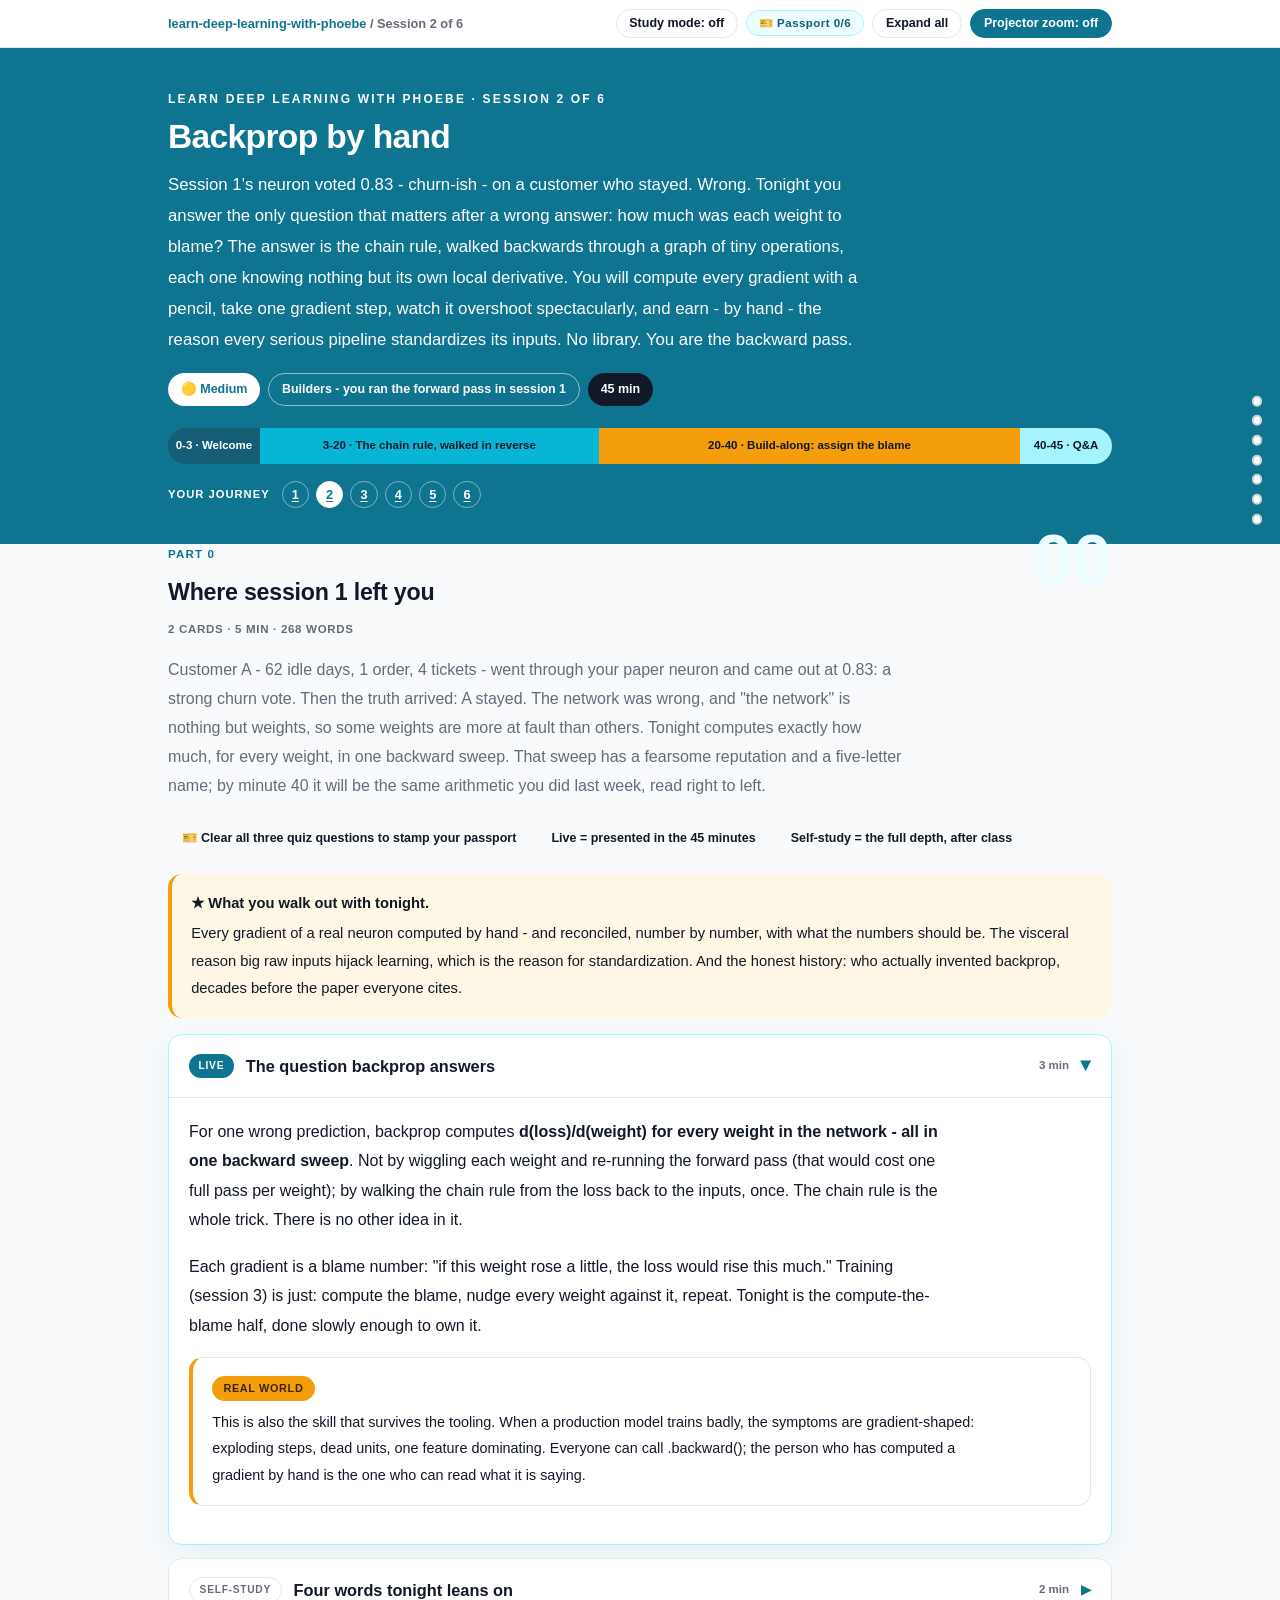
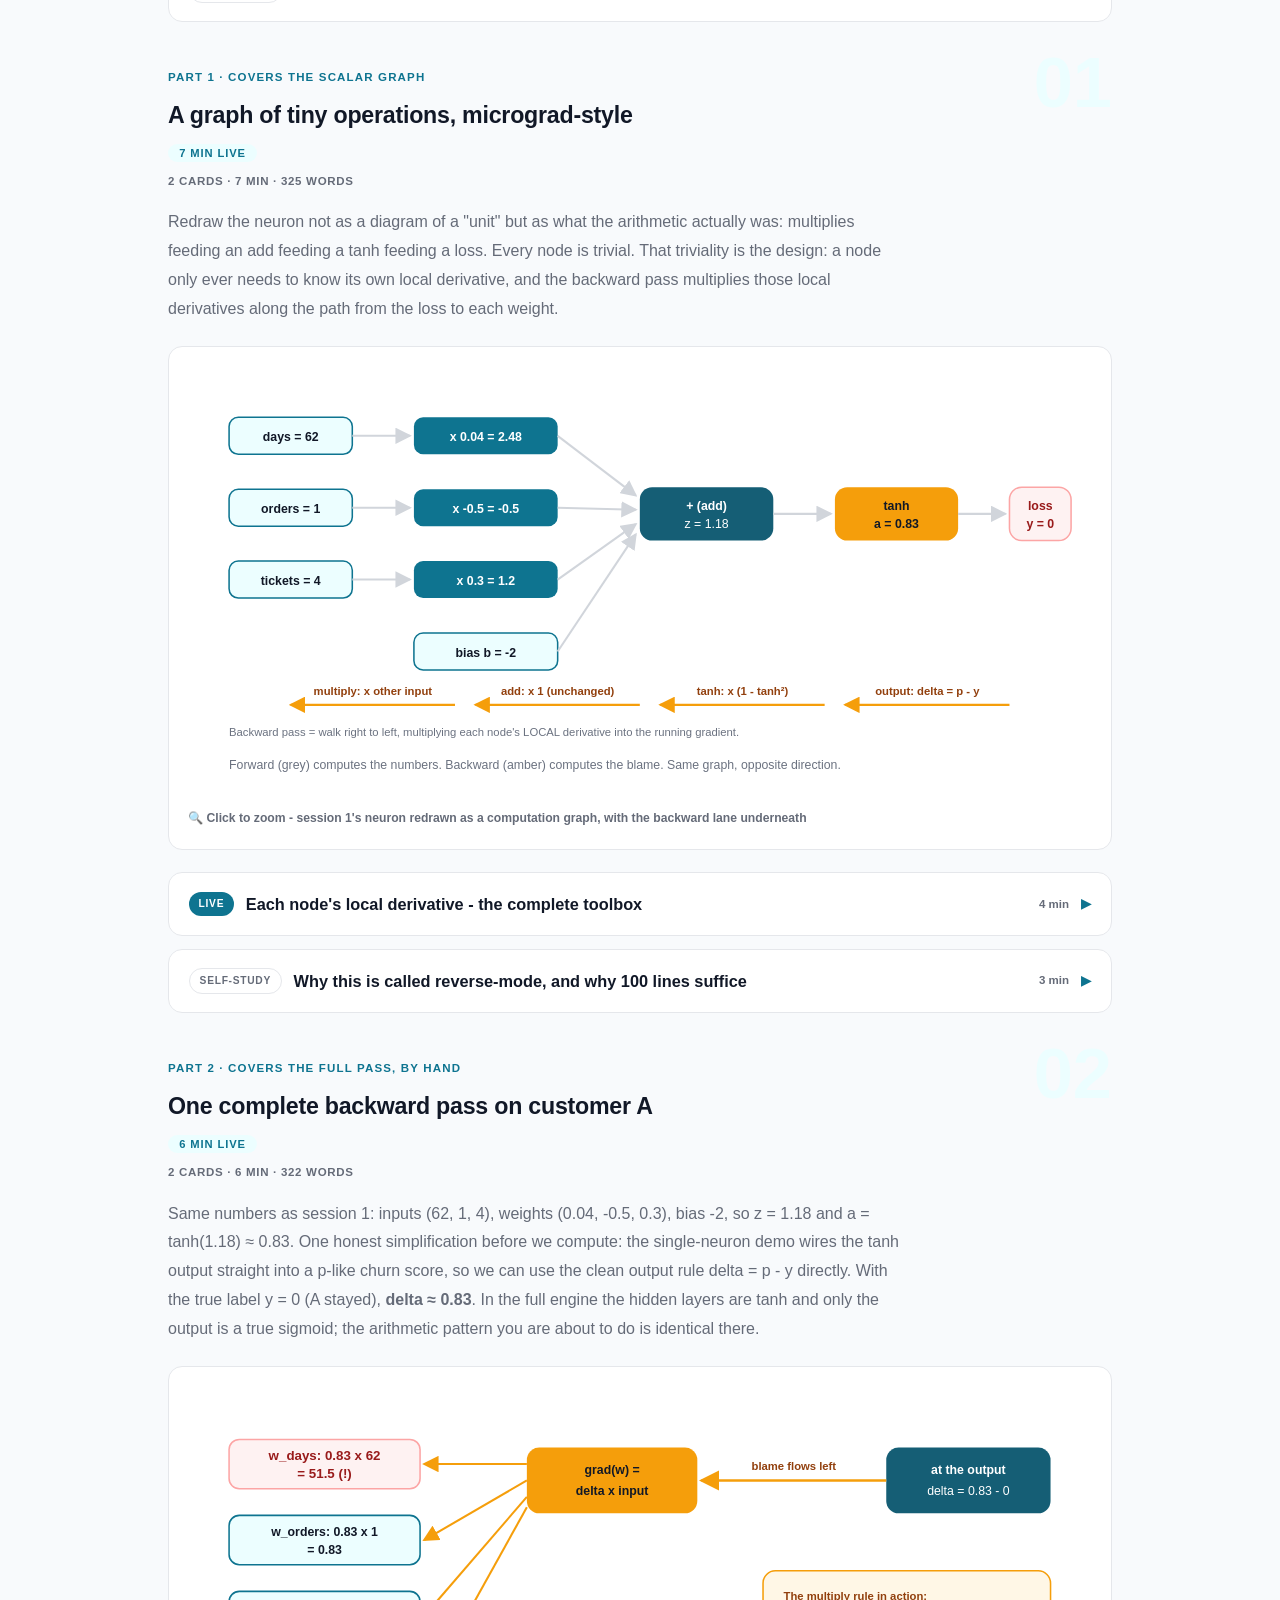
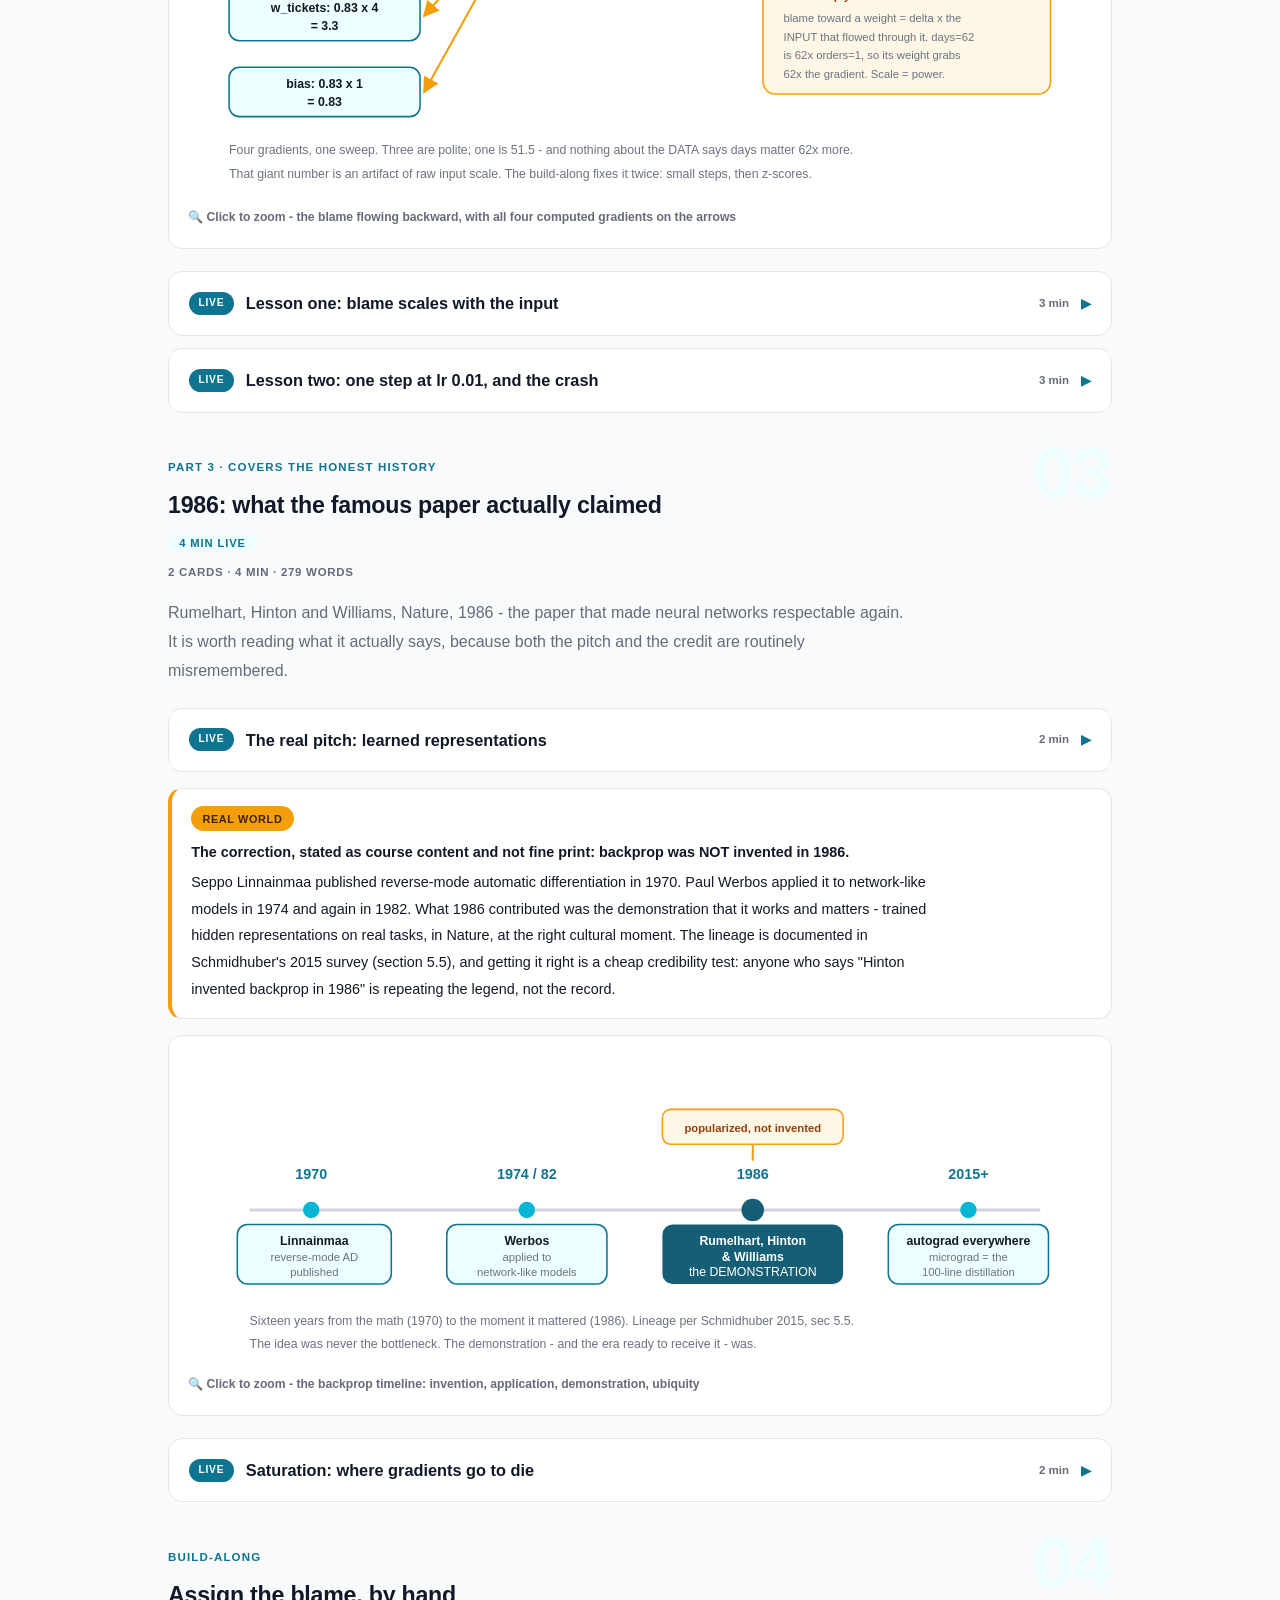
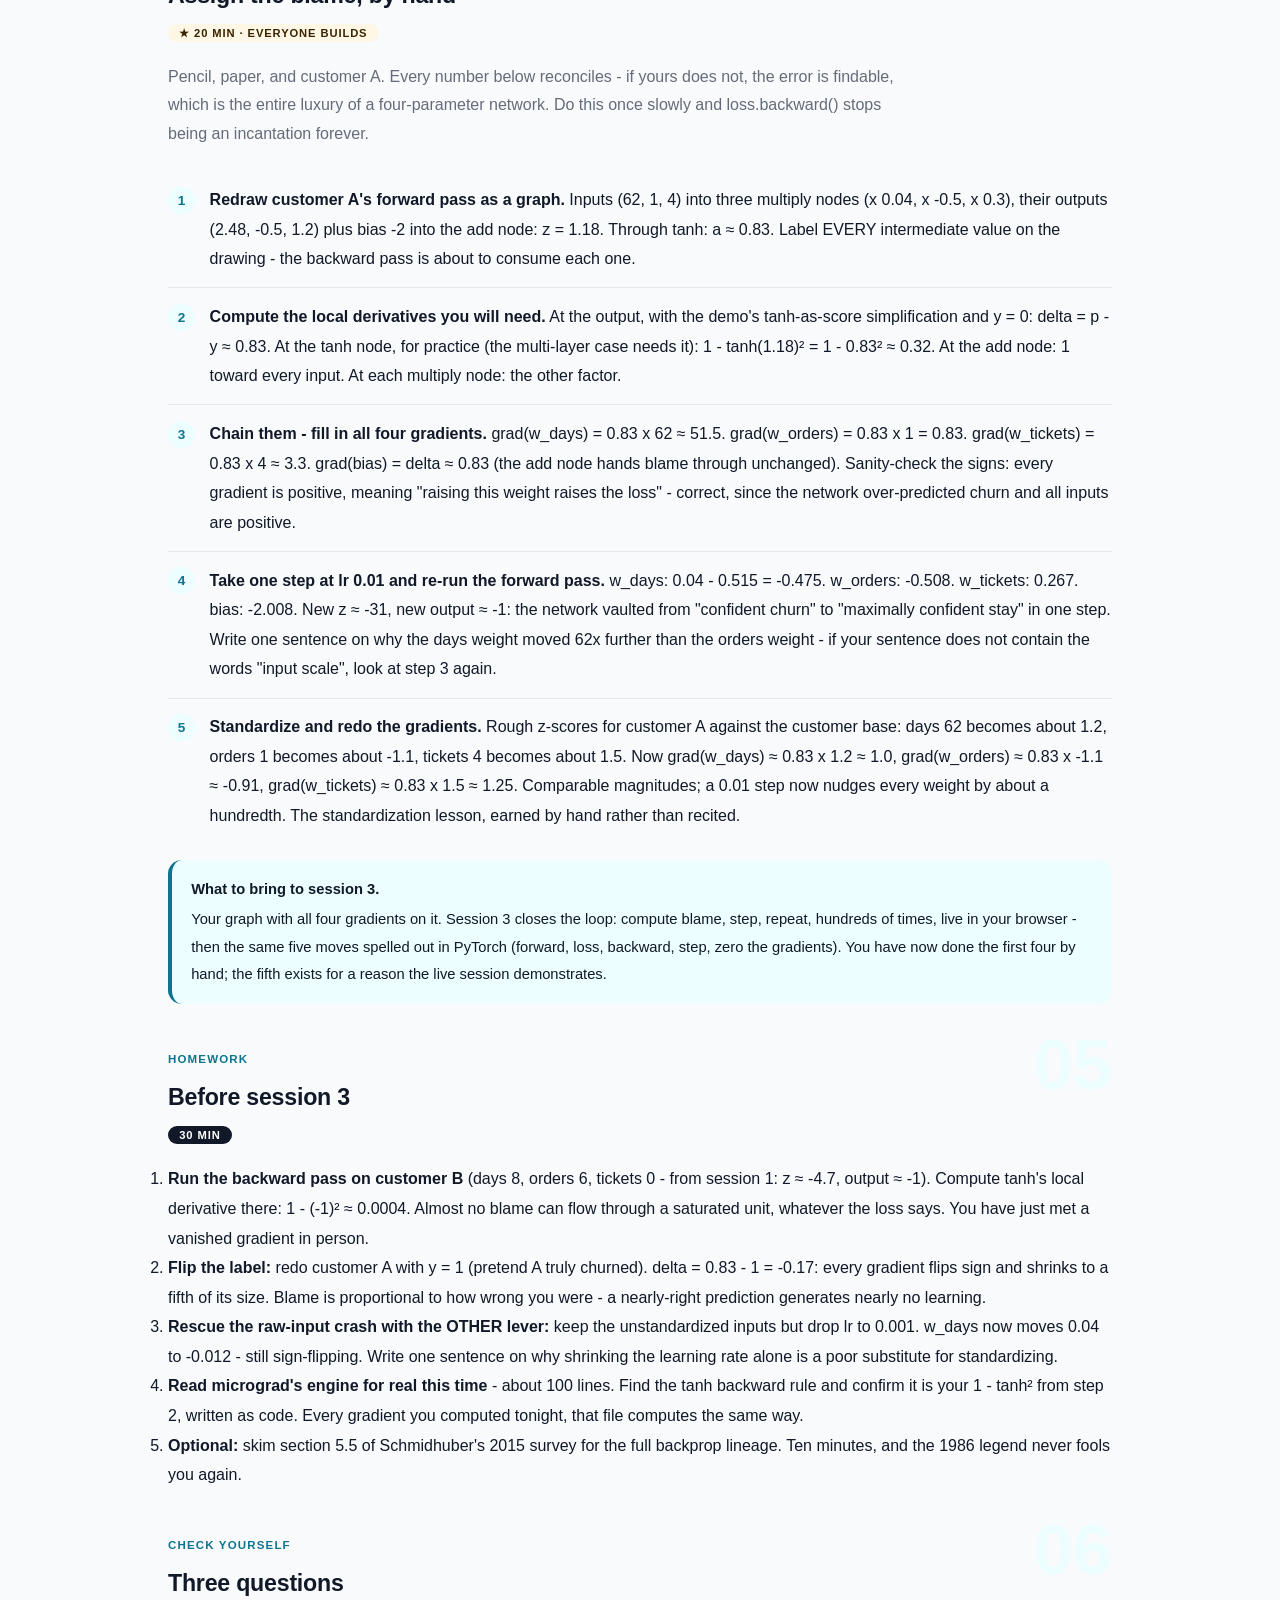
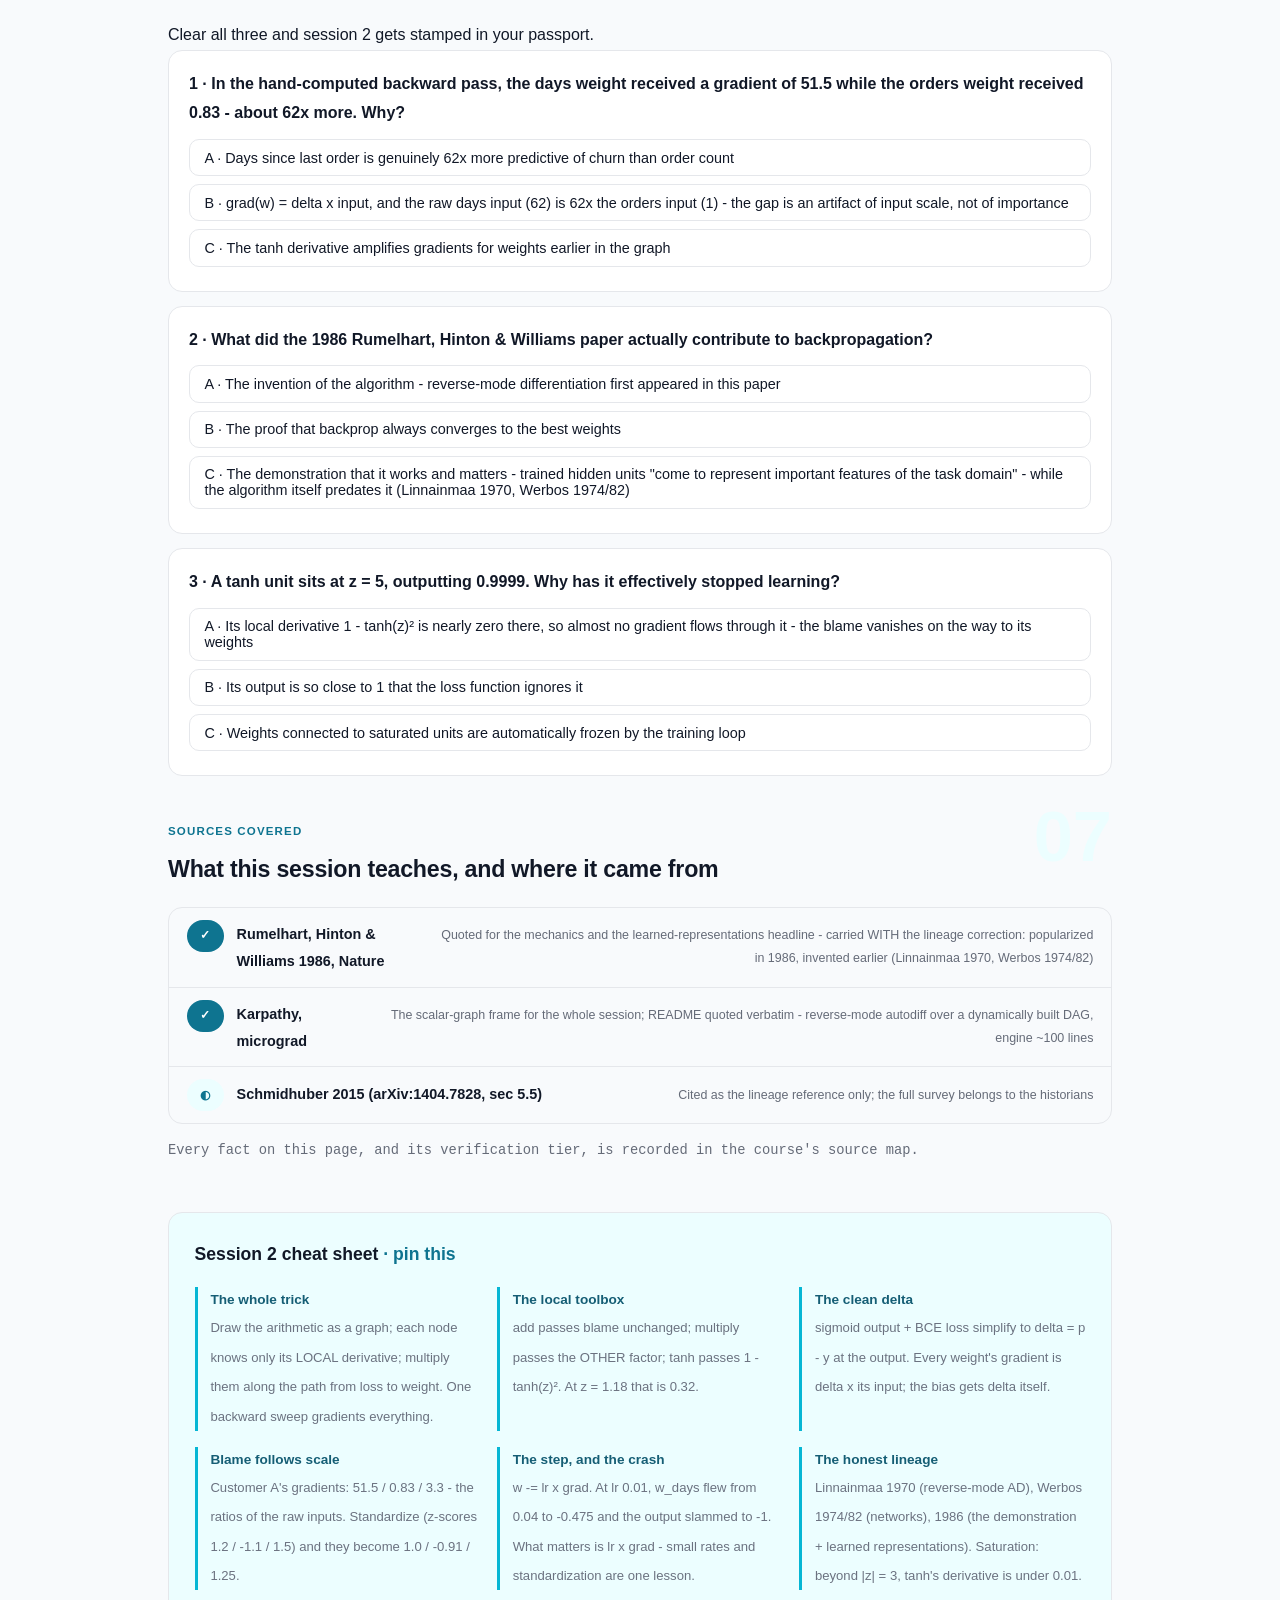
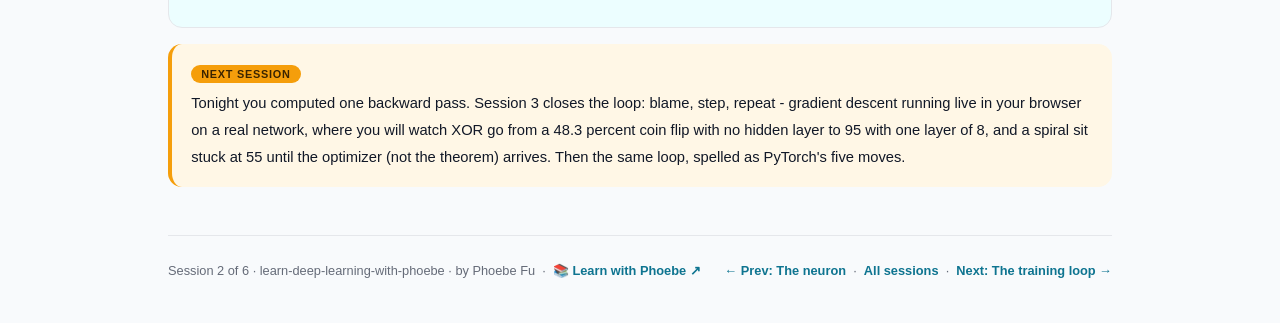
<file: courses/02-backprop-by-hand.html>
<!DOCTYPE html>
<html lang="en">
<head>
<meta charset="UTF-8">
<meta name="viewport" content="width=device-width, initial-scale=1.0">
<!-- social:start -->
<meta name="description" content="Session 2 of 6. Backprop by hand: the chain rule walked in reverse through a scalar graph, micrograd-style - every weight gets its exact share of the blame, plus who actually invented backprop (not who the textbooks imply).">
<meta property="og:type" content="article">
<meta property="og:site_name" content="Learn with Phoebe">
<meta property="og:title" content="Backprop by hand - learn deep learning with phoebe">
<meta property="og:description" content="Session 2 of 6. The chain rule walked in reverse - and the honest history of who invented backprop.">
<meta property="og:url" content="https://phoebefu6.github.io/learn-deep-learning-with-phoebe/courses/02-backprop-by-hand.html">
<meta property="og:image" content="https://phoebefu6.github.io/learn-deep-learning-with-phoebe/assets/og-cover.png">
<meta property="og:image:width" content="1200">
<meta property="og:image:height" content="630">
<meta name="twitter:card" content="summary_large_image">
<meta name="twitter:title" content="Backprop by hand - learn deep learning with phoebe">
<meta name="twitter:description" content="Session 2 of 6. The chain rule walked in reverse - and the honest history of who invented backprop.">
<meta name="twitter:image" content="https://phoebefu6.github.io/learn-deep-learning-with-phoebe/assets/og-cover.png">
<!-- social:end -->
<title>Session 2 · Backprop by hand - learn deep learning with phoebe</title>
<link rel="stylesheet" href="../assets/style.css?v=23">
</head>
<body>

<div class="toolbar">
  <div class="wrap">
    <span class="crumb"><a href="../index.html">learn-deep-learning-with-phoebe</a> / Session 2 of 6</span>
    <button class="btn" id="toggle-all" type="button">Expand all</button>
    <button class="btn primary" id="zoom-toggle" type="button">Projector zoom: off</button>
  </div>
</div>

<header class="masthead">
  <div class="wrap">
    <div class="eyebrow">Learn Deep Learning with Phoebe · Session 2 of 6</div>
    <h1>Backprop <span class="accent">by hand</span></h1>
    <p class="sub">Session 1's neuron voted 0.83 - churn-ish - on a customer who stayed. Wrong. Tonight you answer the only question that matters after a wrong answer: how much was each weight to blame? The answer is the chain rule, walked backwards through a graph of tiny operations, each one knowing nothing but its own local derivative. You will compute every gradient with a pencil, take one gradient step, watch it overshoot spectacularly, and earn - by hand - the reason every serious pipeline standardizes its inputs. No library. You are the backward pass.</p>
    <div class="chip-row">
      <span class="chip level">🟡 Medium</span>
      <span class="chip audience">Builders - you ran the forward pass in session 1</span>
      <span class="chip time">45 min</span>
    </div>
    <div class="agenda">
      <span class="a1" style="flex:1">0-3 · Welcome</span>
      <span class="a2" style="flex:4">3-20 · The chain rule, walked in reverse</span>
      <span class="a3" style="flex:5">20-40 · Build-along: assign the blame</span>
      <span class="a4" style="flex:1">40-45 · Q&amp;A</span>
    </div>
  </div>
</header>

<main class="wrap">

  <!-- ============ INTRO ============ -->
  <section class="section" id="intro">
    <div class="section-kicker">
      <span class="klabel">Part 0</span>
      <h2>Where session 1 left you</h2>
    </div>
    <p class="lede">Customer A - 62 idle days, 1 order, 4 tickets - went through your paper neuron and came out at 0.83: a strong churn vote. Then the truth arrived: A stayed. The network was wrong, and "the network" is nothing but weights, so some weights are more at fault than others. Tonight computes exactly how much, for every weight, in one backward sweep. That sweep has a fearsome reputation and a five-letter name; by minute 40 it will be the same arithmetic you did last week, read right to left.</p>

    <div class="legend">
      <span class="pill">🎫 Clear all three quiz questions to stamp your passport</span>
      <span class="pill">Live = presented in the 45 minutes</span>
      <span class="pill">Self-study = the full depth, after class</span>
    </div>

    <div class="callout win">
      <p><strong>★ What you walk out with tonight.</strong> Every gradient of a real neuron computed by hand - and reconciled, number by number, with what the numbers should be. The visceral reason big raw inputs hijack learning, which is the reason for standardization. And the honest history: who actually invented backprop, decades before the paper everyone cites.</p>
    </div>

    <details class="card" open>
      <summary><span class="mode live">Live</span>The question backprop answers<span class="mini">3 min</span><span class="caret">▶</span></summary>
      <div class="body">
        <p>For one wrong prediction, backprop computes <strong>d(loss)/d(weight) for every weight in the network - all in one backward sweep</strong>. Not by wiggling each weight and re-running the forward pass (that would cost one full pass per weight); by walking the chain rule from the loss back to the inputs, once. The chain rule is the whole trick. There is no other idea in it.</p>
        <p>Each gradient is a blame number: "if this weight rose a little, the loss would rise this much." Training (session 3) is just: compute the blame, nudge every weight against it, repeat. Tonight is the compute-the-blame half, done slowly enough to own it.</p>
        <div class="callout example">
          <span class="ex-pill">Real world</span>
          <p>This is also the skill that survives the tooling. When a production model trains badly, the symptoms are gradient-shaped: exploding steps, dead units, one feature dominating. Everyone can call .backward(); the person who has computed a gradient by hand is the one who can read what it is saying.</p>
        </div>
      </div>
    </details>

    <details class="card">
      <summary><span class="mode self">Self-study</span>Four words tonight leans on<span class="mini">2 min</span><span class="caret">▶</span></summary>
      <div class="body">
        <ul>
          <li><strong>Gradient</strong> - d(loss)/d(weight): how much the loss moves per tiny move of that weight. Sign is direction, magnitude is urgency.</li>
          <li><strong>Local derivative</strong> - what one node knows about itself: how its output moves per tiny move of one input. A multiply node, an add node, a tanh node each have one, and none knows anything about the rest of the graph.</li>
          <li><strong>Chain rule</strong> - derivatives along a path multiply. The global gradient of a weight is the product of every local derivative between it and the loss.</li>
          <li><strong>Delta</strong> - the error signal at the output, p - y for our loss setup. Every weight's gradient tonight is delta times something.</li>
        </ul>
      </div>
    </details>
  </section>

  <!-- ============ PART 1 ============ -->
  <section class="section" id="part-1">
    <div class="section-kicker">
      <span class="klabel">Part 1 · covers the scalar graph</span>
      <h2>A graph of tiny operations, micrograd-style</h2>
      <span class="tag concept">7 min live</span>
    </div>
    <p class="lede">Redraw the neuron not as a diagram of a "unit" but as what the arithmetic actually was: multiplies feeding an add feeding a tanh feeding a loss. Every node is trivial. That triviality is the design: a node only ever needs to know its own local derivative, and the backward pass multiplies those local derivatives along the path from the loss to each weight.</p>

    <figure class="zoomable">
      <svg viewBox="0 0 880 420" xmlns="http://www.w3.org/2000/svg" role="img" aria-label="The session 1 neuron redrawn as a computation graph: three multiply nodes feed an add node, then tanh, then the loss; backward arrows underneath carry each node's local derivative">
        <style>
          .n2aB { font: 700 12px Inter, sans-serif; fill: #fff; }
          .n2aK { font: 700 12px Inter, sans-serif; fill: #111827; }
          .n2aA { font: 700 11px Inter, sans-serif; fill: #92400E; }
          .n2aS { font: 400 11px Inter, sans-serif; fill: #6B7280; }
          .n2aN { font: 400 12px Inter, sans-serif; fill: #6B7280; }
        </style>
        <defs>
          <marker id="n2Ar" markerWidth="8" markerHeight="8" refX="7" refY="4" orient="auto"><path d="M0,0 L8,4 L0,8 z" fill="#D1D5DB"/></marker>
          <marker id="n2Ab" markerWidth="8" markerHeight="8" refX="7" refY="4" orient="auto"><path d="M0,0 L8,4 L0,8 z" fill="#F59E0B"/></marker>
        </defs>
        <rect x="40" y="50" width="120" height="36" rx="9" fill="#ECFEFF" stroke="#0E7490" stroke-width="1.5"/>
        <text class="n2aK" x="100" y="73" text-anchor="middle">days = 62</text>
        <rect x="40" y="120" width="120" height="36" rx="9" fill="#ECFEFF" stroke="#0E7490" stroke-width="1.5"/>
        <text class="n2aK" x="100" y="143" text-anchor="middle">orders = 1</text>
        <rect x="40" y="190" width="120" height="36" rx="9" fill="#ECFEFF" stroke="#0E7490" stroke-width="1.5"/>
        <text class="n2aK" x="100" y="213" text-anchor="middle">tickets = 4</text>
        <line x1="160" y1="68" x2="216" y2="68" stroke="#D1D5DB" stroke-width="2" marker-end="url(#n2Ar)"/>
        <line x1="160" y1="138" x2="216" y2="138" stroke="#D1D5DB" stroke-width="2" marker-end="url(#n2Ar)"/>
        <line x1="160" y1="208" x2="216" y2="208" stroke="#D1D5DB" stroke-width="2" marker-end="url(#n2Ar)"/>
        <rect x="220" y="50" width="140" height="36" rx="9" fill="#0E7490"/>
        <text class="n2aB" x="290" y="73" text-anchor="middle">x 0.04 = 2.48</text>
        <rect x="220" y="120" width="140" height="36" rx="9" fill="#0E7490"/>
        <text class="n2aB" x="290" y="143" text-anchor="middle">x -0.5 = -0.5</text>
        <rect x="220" y="190" width="140" height="36" rx="9" fill="#0E7490"/>
        <text class="n2aB" x="290" y="213" text-anchor="middle">x 0.3 = 1.2</text>
        <rect x="220" y="260" width="140" height="36" rx="9" fill="#ECFEFF" stroke="#0E7490" stroke-width="1.5"/>
        <text class="n2aK" x="290" y="283" text-anchor="middle">bias b = -2</text>
        <line x1="360" y1="68" x2="436" y2="126" stroke="#D1D5DB" stroke-width="2" marker-end="url(#n2Ar)"/>
        <line x1="360" y1="138" x2="436" y2="140" stroke="#D1D5DB" stroke-width="2" marker-end="url(#n2Ar)"/>
        <line x1="360" y1="208" x2="436" y2="154" stroke="#D1D5DB" stroke-width="2" marker-end="url(#n2Ar)"/>
        <line x1="360" y1="278" x2="436" y2="164" stroke="#D1D5DB" stroke-width="2" marker-end="url(#n2Ar)"/>
        <rect x="440" y="118" width="130" height="52" rx="12" fill="#155E75"/>
        <text class="n2aB" x="505" y="140" text-anchor="middle">+ (add)</text>
        <text class="n2aB" x="505" y="158" text-anchor="middle" style="font-weight:400">z = 1.18</text>
        <line x1="570" y1="144" x2="626" y2="144" stroke="#D1D5DB" stroke-width="2" marker-end="url(#n2Ar)"/>
        <rect x="630" y="118" width="120" height="52" rx="12" fill="#F59E0B"/>
        <text class="n2aK" x="690" y="140" text-anchor="middle">tanh</text>
        <text class="n2aK" x="690" y="158" text-anchor="middle">a = 0.83</text>
        <line x1="750" y1="144" x2="796" y2="144" stroke="#D1D5DB" stroke-width="2" marker-end="url(#n2Ar)"/>
        <rect x="800" y="118" width="60" height="52" rx="12" fill="#FEF2F2" stroke="#FCA5A5" stroke-width="1.5"/>
        <text class="n2aK" x="830" y="140" text-anchor="middle" fill="#991B1B" style="fill:#991B1B">loss</text>
        <text class="n2aK" x="830" y="158" text-anchor="middle" fill="#991B1B" style="fill:#991B1B">y = 0</text>
        <line x1="800" y1="330" x2="640" y2="330" stroke="#F59E0B" stroke-width="2" marker-end="url(#n2Ab)"/>
        <text class="n2aA" x="720" y="320" text-anchor="middle">output: delta = p - y</text>
        <line x1="620" y1="330" x2="460" y2="330" stroke="#F59E0B" stroke-width="2" marker-end="url(#n2Ab)"/>
        <text class="n2aA" x="540" y="320" text-anchor="middle">tanh: x (1 - tanh²)</text>
        <line x1="440" y1="330" x2="280" y2="330" stroke="#F59E0B" stroke-width="2" marker-end="url(#n2Ab)"/>
        <text class="n2aA" x="360" y="320" text-anchor="middle">add: x 1 (unchanged)</text>
        <line x1="260" y1="330" x2="100" y2="330" stroke="#F59E0B" stroke-width="2" marker-end="url(#n2Ab)"/>
        <text class="n2aA" x="180" y="320" text-anchor="middle">multiply: x other input</text>
        <text class="n2aS" x="40" y="360">Backward pass = walk right to left, multiplying each node's LOCAL derivative into the running gradient.</text>
        <text class="n2aN" x="40" y="392">Forward (grey) computes the numbers. Backward (amber) computes the blame. Same graph, opposite direction.</text>
      </svg>
      <figcaption>🔍 Click to zoom - session 1's neuron redrawn as a computation graph, with the backward lane underneath</figcaption>
    </figure>

    <details class="card">
      <summary><span class="mode live">Live</span>Each node's local derivative - the complete toolbox<span class="mini">4 min</span><span class="caret">▶</span></summary>
      <div class="body">
        <p>Tonight's graph has exactly three node types, and their local derivatives are the entire toolbox:</p>
        <table class="clean">
          <tr><th>Node</th><th>Local derivative</th><th>In words</th></tr>
          <tr><td><strong>add</strong></td><td>1, toward every input</td><td>The add node is a gradient distributor: whatever blame arrives, it hands on unchanged to each thing it summed - including the bias.</td></tr>
          <tr><td><strong>multiply</strong> (w · x)</td><td>d/dw = x, d/dx = w</td><td>Blame toward the weight is the OTHER factor. This one line is why input scale will dominate Part 2.</td></tr>
          <tr><td><strong>tanh</strong></td><td>1 - tanh(z)²</td><td>At z = 1.18: 1 - 0.83² ≈ 0.32. Near z = 0 it is almost 1 (learns fast); beyond |z| = 3 it is under 0.01 (Part 3's saturation story).</td></tr>
        </table>
        <p>And one gift at the output: the course engine uses a <strong>sigmoid output with binary cross-entropy loss</strong>, and that pairing simplifies famously - the combined derivative of loss-through-sigmoid collapses to <strong>delta = p - y</strong>, the prediction minus the truth. We state that as the standard simplification rather than deriving it; the derivation is a satisfying ten minutes of algebra you can do once and never need again.</p>
      </div>
    </details>

    <details class="card">
      <summary><span class="mode self">Self-study</span>Why this is called reverse-mode, and why 100 lines suffice<span class="mini">3 min</span><span class="caret">▶</span></summary>
      <div class="body">
        <p>Karpathy's micrograd is the cleanest statement that this is ALL there is. Its README, verbatim:</p>
        <div class="prompt-box good"><span class="label">micrograd README - the whole engine in one sentence</span>A tiny Autograd engine... Implements backpropagation (reverse-mode autodiff) over a dynamically built DAG</div>
        <p>The engine is about 100 lines and scalar-valued - every value in the graph is a single number, exactly like your pencil work tonight. "Reverse-mode" names the direction: one sweep from the loss backwards touches every node once and yields the gradient for ALL weights simultaneously. Forward-mode would need one sweep per weight - fine for 4 parameters, absurd for 70 billion. Reverse-mode's one-sweep-for-everything is the reason training large networks is possible at all.</p>
        <p>PyTorch's autograd is this same idea, industrialized: tensors instead of scalars, thousands of node types instead of three. Session 3 meets it as one line - loss.backward() - and you will know precisely what that line does, because tonight you were that line.</p>
      </div>
    </details>
  </section>

  <!-- ============ PART 2 ============ -->
  <section class="section" id="part-2">
    <div class="section-kicker">
      <span class="klabel">Part 2 · covers the full pass, by hand</span>
      <h2>One complete backward pass on customer A</h2>
      <span class="tag concept">6 min live</span>
    </div>
    <p class="lede">Same numbers as session 1: inputs (62, 1, 4), weights (0.04, -0.5, 0.3), bias -2, so z = 1.18 and a = tanh(1.18) ≈ 0.83. One honest simplification before we compute: the single-neuron demo wires the tanh output straight into a p-like churn score, so we can use the clean output rule delta = p - y directly. With the true label y = 0 (A stayed), <strong>delta ≈ 0.83</strong>. In the full engine the hidden layers are tanh and only the output is a true sigmoid; the arithmetic pattern you are about to do is identical there.</p>

    <figure class="zoomable">
      <svg viewBox="0 0 880 400" xmlns="http://www.w3.org/2000/svg" role="img" aria-label="Blame flowing backward through the graph: delta 0.83 at the output becomes gradient 51.5 for the days weight, 0.83 for the orders weight, 3.3 for the tickets weight, and 0.83 for the bias">
        <style>
          .n2bB { font: 700 12px Inter, sans-serif; fill: #fff; }
          .n2bK { font: 700 12px Inter, sans-serif; fill: #111827; }
          .n2bR { font: 800 13px Inter, sans-serif; fill: #991B1B; }
          .n2bA { font: 700 11px Inter, sans-serif; fill: #92400E; }
          .n2bS { font: 400 11px Inter, sans-serif; fill: #6B7280; }
          .n2bN { font: 400 12px Inter, sans-serif; fill: #6B7280; }
        </style>
        <defs>
          <marker id="n2Bb" markerWidth="8" markerHeight="8" refX="7" refY="4" orient="auto"><path d="M0,0 L8,4 L0,8 z" fill="#F59E0B"/></marker>
        </defs>
        <rect x="680" y="60" width="160" height="64" rx="12" fill="#155E75"/>
        <text class="n2bB" x="760" y="86" text-anchor="middle">at the output</text>
        <text class="n2bB" x="760" y="106" text-anchor="middle" style="font-weight:400">delta = 0.83 - 0</text>
        <line x1="680" y1="92" x2="500" y2="92" stroke="#F59E0B" stroke-width="2.5" marker-end="url(#n2Bb)"/>
        <text class="n2bA" x="590" y="82" text-anchor="middle">blame flows left</text>
        <rect x="330" y="60" width="166" height="64" rx="12" fill="#F59E0B"/>
        <text class="n2bK" x="413" y="86" text-anchor="middle">grad(w) =</text>
        <text class="n2bK" x="413" y="106" text-anchor="middle">delta x input</text>
        <line x1="330" y1="76" x2="230" y2="76" stroke="#F59E0B" stroke-width="2" marker-end="url(#n2Bb)"/>
        <line x1="330" y1="92" x2="230" y2="150" stroke="#F59E0B" stroke-width="2" marker-end="url(#n2Bb)"/>
        <line x1="330" y1="108" x2="230" y2="224" stroke="#F59E0B" stroke-width="2" marker-end="url(#n2Bb)"/>
        <line x1="330" y1="118" x2="230" y2="298" stroke="#F59E0B" stroke-width="2" marker-end="url(#n2Bb)"/>
        <rect x="40" y="52" width="186" height="48" rx="10" fill="#FEF2F2" stroke="#FCA5A5" stroke-width="1.5"/>
        <text class="n2bR" x="133" y="72" text-anchor="middle">w_days: 0.83 x 62</text>
        <text class="n2bR" x="133" y="90" text-anchor="middle">= 51.5 (!)</text>
        <rect x="40" y="126" width="186" height="48" rx="10" fill="#ECFEFF" stroke="#0E7490" stroke-width="1.5"/>
        <text class="n2bK" x="133" y="146" text-anchor="middle">w_orders: 0.83 x 1</text>
        <text class="n2bK" x="133" y="164" text-anchor="middle">= 0.83</text>
        <rect x="40" y="200" width="186" height="48" rx="10" fill="#ECFEFF" stroke="#0E7490" stroke-width="1.5"/>
        <text class="n2bK" x="133" y="220" text-anchor="middle">w_tickets: 0.83 x 4</text>
        <text class="n2bK" x="133" y="238" text-anchor="middle">= 3.3</text>
        <rect x="40" y="274" width="186" height="48" rx="10" fill="#ECFEFF" stroke="#0E7490" stroke-width="1.5"/>
        <text class="n2bK" x="133" y="294" text-anchor="middle">bias: 0.83 x 1</text>
        <text class="n2bK" x="133" y="312" text-anchor="middle">= 0.83</text>
        <rect x="560" y="180" width="280" height="120" rx="12" fill="#FFF7E6" stroke="#F59E0B" stroke-width="1.5"/>
        <text class="n2bA" x="580" y="208">The multiply rule in action:</text>
        <text class="n2bS" x="580" y="230">blame toward a weight = delta x the</text>
        <text class="n2bS" x="580" y="248">INPUT that flowed through it. days=62</text>
        <text class="n2bS" x="580" y="266">is 62x orders=1, so its weight grabs</text>
        <text class="n2bS" x="580" y="284">62x the gradient. Scale = power.</text>
        <text class="n2bN" x="40" y="358">Four gradients, one sweep. Three are polite; one is 51.5 - and nothing about the DATA says days matter 62x more.</text>
        <text class="n2bN" x="40" y="382">That giant number is an artifact of raw input scale. The build-along fixes it twice: small steps, then z-scores.</text>
      </svg>
      <figcaption>🔍 Click to zoom - the blame flowing backward, with all four computed gradients on the arrows</figcaption>
    </figure>

    <details class="card">
      <summary><span class="mode live">Live</span>Lesson one: blame scales with the input<span class="mini">3 min</span><span class="caret">▶</span></summary>
      <div class="body">
        <p>Look at the three weight gradients: <strong>51.5, 0.83, 3.3</strong>. The ratios are exactly the ratios of the raw inputs (62 : 1 : 4), because grad(w) = delta x input and delta is shared. The days weight did not earn 62x the blame by being 62x more wrong - it grabbed it because "days" happens to be measured in a unit that produces big numbers. Measure days in years and its gradient shrinks 365-fold with zero change in meaning.</p>
        <p>This is WHY standardization matters, stated as calculus rather than folklore: features on wild scales get wildly unequal gradients, so gradient descent races along the big-scale weights and crawls along the rest. The course engine standardizes every feature before training - session 6 shows the machinery - and after tonight you know exactly what failure it is preventing.</p>
      </div>
    </details>

    <details class="card">
      <summary><span class="mode live">Live</span>Lesson two: one step at lr 0.01, and the crash<span class="mini">3 min</span><span class="caret">▶</span></summary>
      <div class="body">
        <p>The update rule is <strong>w -= lr x grad</strong>. Apply it once with lr = 0.01:</p>
        <table class="clean">
          <tr><th>Parameter</th><th>Old</th><th>Gradient</th><th>New (old - 0.01 x grad)</th></tr>
          <tr><td>w_days</td><td>0.04</td><td>51.5</td><td><strong>-0.475</strong> - the weight sails straight past zero and flips sign, 13x its own former size</td></tr>
          <tr><td>w_orders</td><td>-0.5</td><td>0.83</td><td>-0.508 - a sane nudge</td></tr>
          <tr><td>w_tickets</td><td>0.3</td><td>3.3</td><td>0.267 - a sane nudge</td></tr>
          <tr><td>bias</td><td>-2</td><td>0.83</td><td>-2.008 - a sane nudge</td></tr>
        </table>
        <p>Re-run the forward pass with the new weights and z lands near <strong>-31</strong>, so the output slams from +0.83 to essentially <strong>-1</strong>: the neuron overshot from "confidently churn" to "maximally confident stay", pinned deep in tanh's saturated zone. One feature's raw scale turned a modest learning rate into a wrecking ball. Small learning rates and standardization are not two separate hygiene tips - they are one lesson about keeping lr x grad small, seen from both sides.</p>
        <div class="callout tip">
          <p><strong>Session 3 will hand you a learning-rate lever (0.03 / 0.3 / 1.5) on the live engine.</strong> When the hot rate destroys training on one dataset and rescues it on the spiral, tonight's crash is the mechanism to remember: the step size that matters is lr x grad, and grad depends on your data's scales.</p>
        </div>
      </div>
    </details>
  </section>

  <!-- ============ PART 3 ============ -->
  <section class="section" id="part-3">
    <div class="section-kicker">
      <span class="klabel">Part 3 · covers the honest history</span>
      <h2>1986: what the famous paper actually claimed</h2>
      <span class="tag concept">4 min live</span>
    </div>
    <p class="lede">Rumelhart, Hinton and Williams, Nature, 1986 - the paper that made neural networks respectable again. It is worth reading what it actually says, because both the pitch and the credit are routinely misremembered.</p>

    <details class="card">
      <summary><span class="mode live">Live</span>The real pitch: learned representations<span class="mini">2 min</span><span class="caret">▶</span></summary>
      <div class="body">
        <p>The mechanics, in the paper's own words: backprop "repeatedly adjusts the weights of connections in the network so as to minimize" the output error - which is exactly the loop you just ran once by hand. But the headline the authors chose was not the mechanics. It was this:</p>
        <div class="prompt-box good"><span class="label">Rumelhart, Hinton &amp; Williams 1986 - the actual headline claim</span>As a result of the weight adjustments, internal 'hidden' units which are not part of the input or output come to represent important features of the task domain</div>
        <p><strong>Learned representations.</strong> Nobody designs what the hidden units detect; blame assignment alone sculpts them into feature detectors. That is the claim that ripened, over decades, into AlexNet's learned visual features (session 4) and embeddings (session 4's second act). The 1986 pitch was never "we can fit curves" - it was "the features design themselves".</p>
      </div>
    </details>

    <div class="callout example">
      <span class="ex-pill">Real world</span>
      <p><strong>The correction, stated as course content and not fine print: backprop was NOT invented in 1986.</strong> Seppo Linnainmaa published reverse-mode automatic differentiation in 1970. Paul Werbos applied it to network-like models in 1974 and again in 1982. What 1986 contributed was the demonstration that it works and matters - trained hidden representations on real tasks, in Nature, at the right cultural moment. The lineage is documented in Schmidhuber's 2015 survey (section 5.5), and getting it right is a cheap credibility test: anyone who says "Hinton invented backprop in 1986" is repeating the legend, not the record.</p>
    </div>

    <figure class="zoomable">
      <svg viewBox="0 0 880 300" xmlns="http://www.w3.org/2000/svg" role="img" aria-label="Timeline of backpropagation: Linnainmaa publishes reverse-mode automatic differentiation in 1970, Werbos applies it to network-like models in 1974 and 1982, Rumelhart, Hinton and Williams demonstrate it in 1986, and from 2015 autograd engines are everywhere">
        <style>
          .n2cB { font: 700 12px Inter, sans-serif; fill: #fff; }
          .n2cK { font: 700 12px Inter, sans-serif; fill: #111827; }
          .n2cY { font: 800 14px Inter, sans-serif; fill: #0E7490; }
          .n2cS { font: 400 11px Inter, sans-serif; fill: #6B7280; }
          .n2cN { font: 400 12px Inter, sans-serif; fill: #6B7280; }
          .n2cA { font: 700 11px Inter, sans-serif; fill: #92400E; }
        </style>
        <line x1="60" y1="150" x2="830" y2="150" stroke="#D1D5DB" stroke-width="3"/>
        <circle cx="120" cy="150" r="8" fill="#06B6D4"/>
        <text class="n2cY" x="120" y="120" text-anchor="middle">1970</text>
        <rect x="48" y="164" width="150" height="58" rx="10" fill="#ECFEFF" stroke="#0E7490" stroke-width="1.5"/>
        <text class="n2cK" x="123" y="184" text-anchor="middle">Linnainmaa</text>
        <text class="n2cS" x="123" y="200" text-anchor="middle">reverse-mode AD</text>
        <text class="n2cS" x="123" y="214" text-anchor="middle">published</text>
        <circle cx="330" cy="150" r="8" fill="#06B6D4"/>
        <text class="n2cY" x="330" y="120" text-anchor="middle">1974 / 82</text>
        <rect x="252" y="164" width="156" height="58" rx="10" fill="#ECFEFF" stroke="#0E7490" stroke-width="1.5"/>
        <text class="n2cK" x="330" y="184" text-anchor="middle">Werbos</text>
        <text class="n2cS" x="330" y="200" text-anchor="middle">applied to</text>
        <text class="n2cS" x="330" y="214" text-anchor="middle">network-like models</text>
        <circle cx="550" cy="150" r="11" fill="#155E75"/>
        <text class="n2cY" x="550" y="120" text-anchor="middle">1986</text>
        <rect x="462" y="164" width="176" height="58" rx="10" fill="#155E75"/>
        <text class="n2cB" x="550" y="184" text-anchor="middle">Rumelhart, Hinton</text>
        <text class="n2cB" x="550" y="200" text-anchor="middle">&amp; Williams</text>
        <text class="n2cB" x="550" y="214" text-anchor="middle" style="font-weight:400">the DEMONSTRATION</text>
        <circle cx="760" cy="150" r="8" fill="#06B6D4"/>
        <text class="n2cY" x="760" y="120" text-anchor="middle">2015+</text>
        <rect x="682" y="164" width="156" height="58" rx="10" fill="#ECFEFF" stroke="#0E7490" stroke-width="1.5"/>
        <text class="n2cK" x="760" y="184" text-anchor="middle">autograd everywhere</text>
        <text class="n2cS" x="760" y="200" text-anchor="middle">micrograd = the</text>
        <text class="n2cS" x="760" y="214" text-anchor="middle">100-line distillation</text>
        <rect x="462" y="52" width="176" height="34" rx="8" fill="#FFF7E6" stroke="#F59E0B" stroke-width="1.5"/>
        <text class="n2cA" x="550" y="74" text-anchor="middle">popularized, not invented</text>
        <line x1="550" y1="86" x2="550" y2="102" stroke="#F59E0B" stroke-width="2"/>
        <text class="n2cN" x="60" y="262">Sixteen years from the math (1970) to the moment it mattered (1986). Lineage per Schmidhuber 2015, sec 5.5.</text>
        <text class="n2cN" x="60" y="284">The idea was never the bottleneck. The demonstration - and the era ready to receive it - was.</text>
      </svg>
      <figcaption>🔍 Click to zoom - the backprop timeline: invention, application, demonstration, ubiquity</figcaption>
    </figure>

    <details class="card">
      <summary><span class="mode live">Live</span>Saturation: where gradients go to die<span class="mini">2 min</span><span class="caret">▶</span></summary>
      <div class="body">
        <p>One more thing your homework from session 1 already brushed against. tanh beyond |z| = 3 outputs within half a percent of ±1 - and its local derivative 1 - tanh(z)² drops below 0.01. A saturated unit passes less than 1 percent of the arriving blame through to everything behind it. The gradient <strong>vanishes</strong>.</p>
        <p>One saturated neuron is a detail. A DEEP network of squashing activations is a chain of these factors multiplied together - and a chain of numbers below 1 shrinks exponentially with depth. This is a large part of why the sigmoid-era deep nets of the 1990s stalled, and it is the thread session 4 picks up when ResNet's authors open with "deeper neural networks are more difficult to train". Remember tonight's 0.01: the whole architecture story of session 4 is downstream of that little number.</p>
      </div>
    </details>
  </section>

  <!-- ============ DEMO ============ -->
  <section class="section" id="demo-1">
    <div class="section-kicker">
      <span class="klabel">Build-along</span>
      <h2>Assign the blame, by hand</h2>
      <span class="tag demo">★ 20 min · everyone builds</span>
    </div>
    <p class="lede">Pencil, paper, and customer A. Every number below reconciles - if yours does not, the error is findable, which is the entire luxury of a four-parameter network. Do this once slowly and loss.backward() stops being an incantation forever.</p>

    <div class="steps">
      <div class="step"><p><strong>Redraw customer A's forward pass as a graph.</strong> Inputs (62, 1, 4) into three multiply nodes (x 0.04, x -0.5, x 0.3), their outputs (2.48, -0.5, 1.2) plus bias -2 into the add node: z = 1.18. Through tanh: a ≈ 0.83. Label EVERY intermediate value on the drawing - the backward pass is about to consume each one.</p></div>
      <div class="step"><p><strong>Compute the local derivatives you will need.</strong> At the output, with the demo's tanh-as-score simplification and y = 0: delta = p - y ≈ 0.83. At the tanh node, for practice (the multi-layer case needs it): 1 - tanh(1.18)² = 1 - 0.83² ≈ 0.32. At the add node: 1 toward every input. At each multiply node: the other factor.</p></div>
      <div class="step"><p><strong>Chain them - fill in all four gradients.</strong> grad(w_days) = 0.83 x 62 ≈ 51.5. grad(w_orders) = 0.83 x 1 = 0.83. grad(w_tickets) = 0.83 x 4 ≈ 3.3. grad(bias) = delta ≈ 0.83 (the add node hands blame through unchanged). Sanity-check the signs: every gradient is positive, meaning "raising this weight raises the loss" - correct, since the network over-predicted churn and all inputs are positive.</p></div>
      <div class="step"><p><strong>Take one step at lr 0.01 and re-run the forward pass.</strong> w_days: 0.04 - 0.515 = -0.475. w_orders: -0.508. w_tickets: 0.267. bias: -2.008. New z ≈ -31, new output ≈ -1: the network vaulted from "confident churn" to "maximally confident stay" in one step. Write one sentence on why the days weight moved 62x further than the orders weight - if your sentence does not contain the words "input scale", look at step 3 again.</p></div>
      <div class="step"><p><strong>Standardize and redo the gradients.</strong> Rough z-scores for customer A against the customer base: days 62 becomes about 1.2, orders 1 becomes about -1.1, tickets 4 becomes about 1.5. Now grad(w_days) ≈ 0.83 x 1.2 ≈ 1.0, grad(w_orders) ≈ 0.83 x -1.1 ≈ -0.91, grad(w_tickets) ≈ 0.83 x 1.5 ≈ 1.25. Comparable magnitudes; a 0.01 step now nudges every weight by about a hundredth. The standardization lesson, earned by hand rather than recited.</p></div>
    </div>

    <div class="callout tip">
      <p><strong>What to bring to session 3.</strong> Your graph with all four gradients on it. Session 3 closes the loop: compute blame, step, repeat, hundreds of times, live in your browser - then the same five moves spelled out in PyTorch (forward, loss, backward, step, zero the gradients). You have now done the first four by hand; the fifth exists for a reason the live session demonstrates.</p>
    </div>
  </section>

  <!-- ============ HOMEWORK ============ -->
  <section class="section" id="exercise">
    <div class="section-kicker">
      <span class="klabel">Homework</span>
      <h2>Before session 3</h2>
      <span class="tag exercise">30 min</span>
    </div>
    <ol>
      <li><strong>Run the backward pass on customer B</strong> (days 8, orders 6, tickets 0 - from session 1: z ≈ -4.7, output ≈ -1). Compute tanh's local derivative there: 1 - (-1)² ≈ 0.0004. Almost no blame can flow through a saturated unit, whatever the loss says. You have just met a vanished gradient in person.</li>
      <li><strong>Flip the label:</strong> redo customer A with y = 1 (pretend A truly churned). delta = 0.83 - 1 = -0.17: every gradient flips sign and shrinks to a fifth of its size. Blame is proportional to how wrong you were - a nearly-right prediction generates nearly no learning.</li>
      <li><strong>Rescue the raw-input crash with the OTHER lever:</strong> keep the unstandardized inputs but drop lr to 0.001. w_days now moves 0.04 to -0.012 - still sign-flipping. Write one sentence on why shrinking the learning rate alone is a poor substitute for standardizing.</li>
      <li><strong>Read micrograd's engine for real this time</strong> - about 100 lines. Find the tanh backward rule and confirm it is your 1 - tanh² from step 2, written as code. Every gradient you computed tonight, that file computes the same way.</li>
      <li><strong>Optional:</strong> skim section 5.5 of Schmidhuber's 2015 survey for the full backprop lineage. Ten minutes, and the 1986 legend never fools you again.</li>
    </ol>
  </section>

  <!-- ============ QUIZ ============ -->
  <section class="section" id="quiz">
    <div class="section-kicker">
      <span class="klabel">Check yourself</span>
      <h2>Three questions</h2>
    </div>
    <p>Clear all three and session 2 gets stamped in your passport.</p>

    <div class="quiz-q" data-answer="1">
      <p class="qtext">1 · In the hand-computed backward pass, the days weight received a gradient of 51.5 while the orders weight received 0.83 - about 62x more. Why?</p>
      <button class="qopt" type="button">A · Days since last order is genuinely 62x more predictive of churn than order count</button>
      <button class="qopt" type="button">B · grad(w) = delta x input, and the raw days input (62) is 62x the orders input (1) - the gap is an artifact of input scale, not of importance</button>
      <button class="qopt" type="button">C · The tanh derivative amplifies gradients for weights earlier in the graph</button>
      <p class="qwhy">The multiply node's local derivative toward its weight is the OTHER factor - the input. Delta is shared, so gradient ratios equal raw input ratios: 62 : 1 : 4. Nothing about the data's meaning says days matter 62x more; measure days in years and the gradient shrinks 365-fold. This is the calculus behind standardization, and step 5 of the build-along showed z-scored inputs producing comparable gradients (1.0 / -0.91 / 1.25).</p>
    </div>

    <div class="quiz-q" data-answer="2">
      <p class="qtext">2 · What did the 1986 Rumelhart, Hinton &amp; Williams paper actually contribute to backpropagation?</p>
      <button class="qopt" type="button">A · The invention of the algorithm - reverse-mode differentiation first appeared in this paper</button>
      <button class="qopt" type="button">B · The proof that backprop always converges to the best weights</button>
      <button class="qopt" type="button">C · The demonstration that it works and matters - trained hidden units "come to represent important features of the task domain" - while the algorithm itself predates it (Linnainmaa 1970, Werbos 1974/82)</button>
      <p class="qwhy">Reverse-mode automatic differentiation was published by Linnainmaa in 1970 and applied to network-like models by Werbos in 1974 and 1982 (lineage per Schmidhuber 2015, section 5.5). The 1986 paper's contribution was the demonstration - and its chosen headline was learned internal representations, not curve-fitting. "Invented in 1986" is the legend; "shown to work and matter in 1986" is the record.</p>
    </div>

    <div class="quiz-q" data-answer="0">
      <p class="qtext">3 · A tanh unit sits at z = 5, outputting 0.9999. Why has it effectively stopped learning?</p>
      <button class="qopt" type="button">A · Its local derivative 1 - tanh(z)² is nearly zero there, so almost no gradient flows through it - the blame vanishes on the way to its weights</button>
      <button class="qopt" type="button">B · Its output is so close to 1 that the loss function ignores it</button>
      <button class="qopt" type="button">C · Weights connected to saturated units are automatically frozen by the training loop</button>
      <p class="qwhy">The backward pass multiplies local derivatives along the path, and a saturated tanh contributes a factor below 0.01 (at |z| = 3; far smaller at 5). Whatever blame arrives, under 1 percent continues through. Stack many squashing units in a deep net and these sub-1 factors multiply into exponential vanishing - a core reason sigmoid-era deep nets stalled, and the thread session 4's ResNet story picks up.</p>
    </div>

    <p class="quiz-score"></p>
  </section>

  <!-- ============ OFFICIAL COVERAGE ============ -->
  <section class="section" id="official">
    <div class="section-kicker">
      <span class="klabel">Sources covered</span>
      <h2>What this session teaches, and where it came from</h2>
    </div>
    <div class="covered">
      <div class="covered-row"><span class="status pill solid">✓</span><span class="name">Rumelhart, Hinton &amp; Williams 1986, Nature</span><span class="note">Quoted for the mechanics and the learned-representations headline - carried WITH the lineage correction: popularized in 1986, invented earlier (Linnainmaa 1970, Werbos 1974/82)</span></div>
      <div class="covered-row"><span class="status pill solid">✓</span><span class="name">Karpathy, micrograd</span><span class="note">The scalar-graph frame for the whole session; README quoted verbatim - reverse-mode autodiff over a dynamically built DAG, engine ~100 lines</span></div>
      <div class="covered-row"><span class="status pill light">◐</span><span class="name">Schmidhuber 2015 (arXiv:1404.7828, sec 5.5)</span><span class="note">Cited as the lineage reference only; the full survey belongs to the historians</span></div>
    </div>
    <p class="mono" style="margin-top:14px">Every fact on this page, and its verification tier, is recorded in the course's source map.</p>
  </section>

  <!-- ============ CHEAT SHEET ============ -->
  <section class="cheat" id="cheatsheet">
    <h3>Session 2 cheat sheet <span>· pin this</span></h3>
    <div class="grid-2">
      <div class="cheat-item"><b>The whole trick</b><span>Draw the arithmetic as a graph; each node knows only its LOCAL derivative; multiply them along the path from loss to weight. One backward sweep gradients everything.</span></div>
      <div class="cheat-item"><b>The local toolbox</b><span>add passes blame unchanged; multiply passes the OTHER factor; tanh passes 1 - tanh(z)². At z = 1.18 that is 0.32.</span></div>
      <div class="cheat-item"><b>The clean delta</b><span>sigmoid output + BCE loss simplify to delta = p - y at the output. Every weight's gradient is delta x its input; the bias gets delta itself.</span></div>
      <div class="cheat-item"><b>Blame follows scale</b><span>Customer A's gradients: 51.5 / 0.83 / 3.3 - the ratios of the raw inputs. Standardize (z-scores 1.2 / -1.1 / 1.5) and they become 1.0 / -0.91 / 1.25.</span></div>
      <div class="cheat-item"><b>The step, and the crash</b><span>w -= lr x grad. At lr 0.01, w_days flew from 0.04 to -0.475 and the output slammed to -1. What matters is lr x grad - small rates and standardization are one lesson.</span></div>
      <div class="cheat-item"><b>The honest lineage</b><span>Linnainmaa 1970 (reverse-mode AD), Werbos 1974/82 (networks), 1986 (the demonstration + learned representations). Saturation: beyond |z| = 3, tanh's derivative is under 0.01.</span></div>
    </div>
  </section>

  <div class="callout next">
    <span class="nx-pill">Next session</span>
    <p>Tonight you computed one backward pass. Session 3 closes the loop: blame, step, repeat - gradient descent running live in your browser on a real network, where you will watch XOR go from a 48.3 percent coin flip with no hidden layer to 95 with one layer of 8, and a spiral sit stuck at 55 until the optimizer (not the theorem) arrives. Then the same loop, spelled as PyTorch's five moves.</p>
  </div>

  <footer class="pagefoot">
    <span>Session 2 of 6 · learn-deep-learning-with-phoebe · by Phoebe Fu &nbsp;·&nbsp; 📚 <a href="https://phoebefu6.github.io/learn-with-phoebe/">Learn with Phoebe ↗</a></span>
    <span><a href="01-the-neuron.html">← Prev: The neuron</a> &nbsp;·&nbsp; <a href="../index.html">All sessions</a> &nbsp;·&nbsp; <a href="03-the-training-loop.html">Next: The training loop →</a></span>
  </footer>

</main>

<script src="../assets/app.js?v=21"></script>
</body>
</html>
</file>
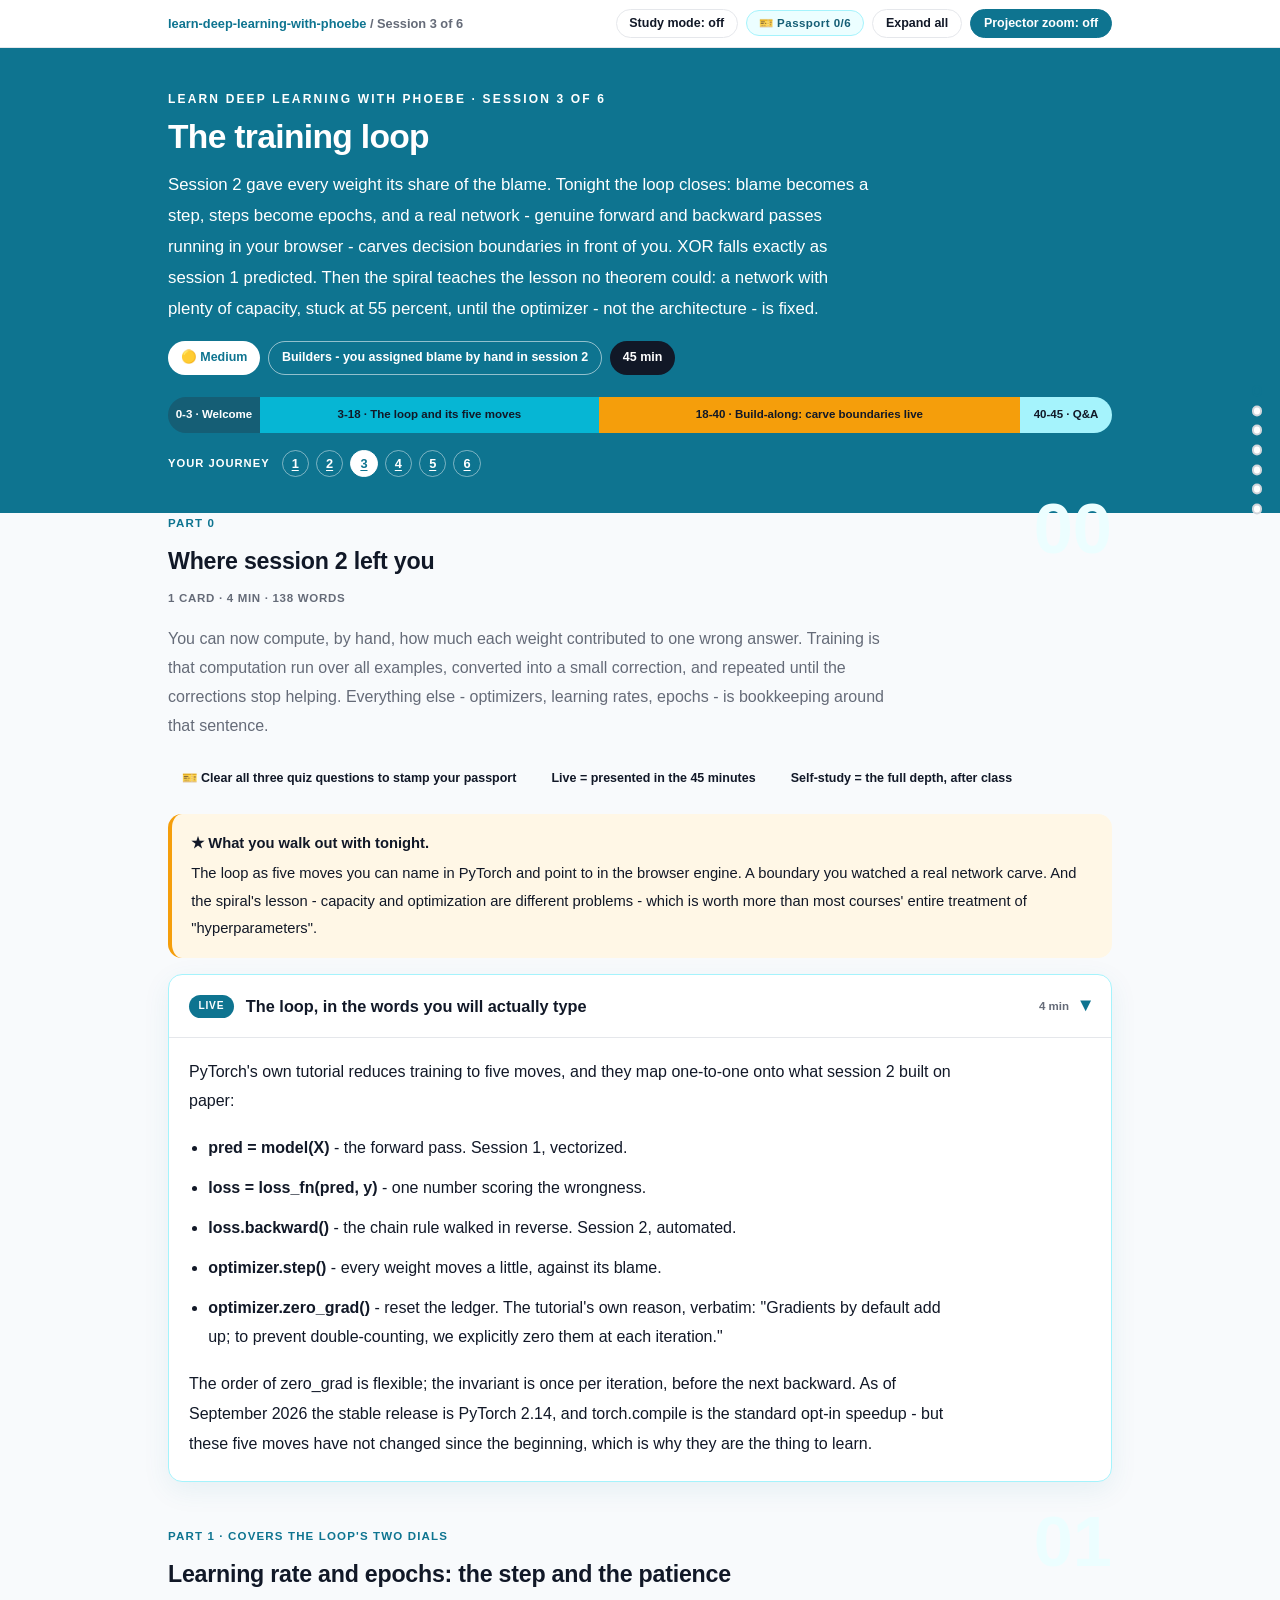
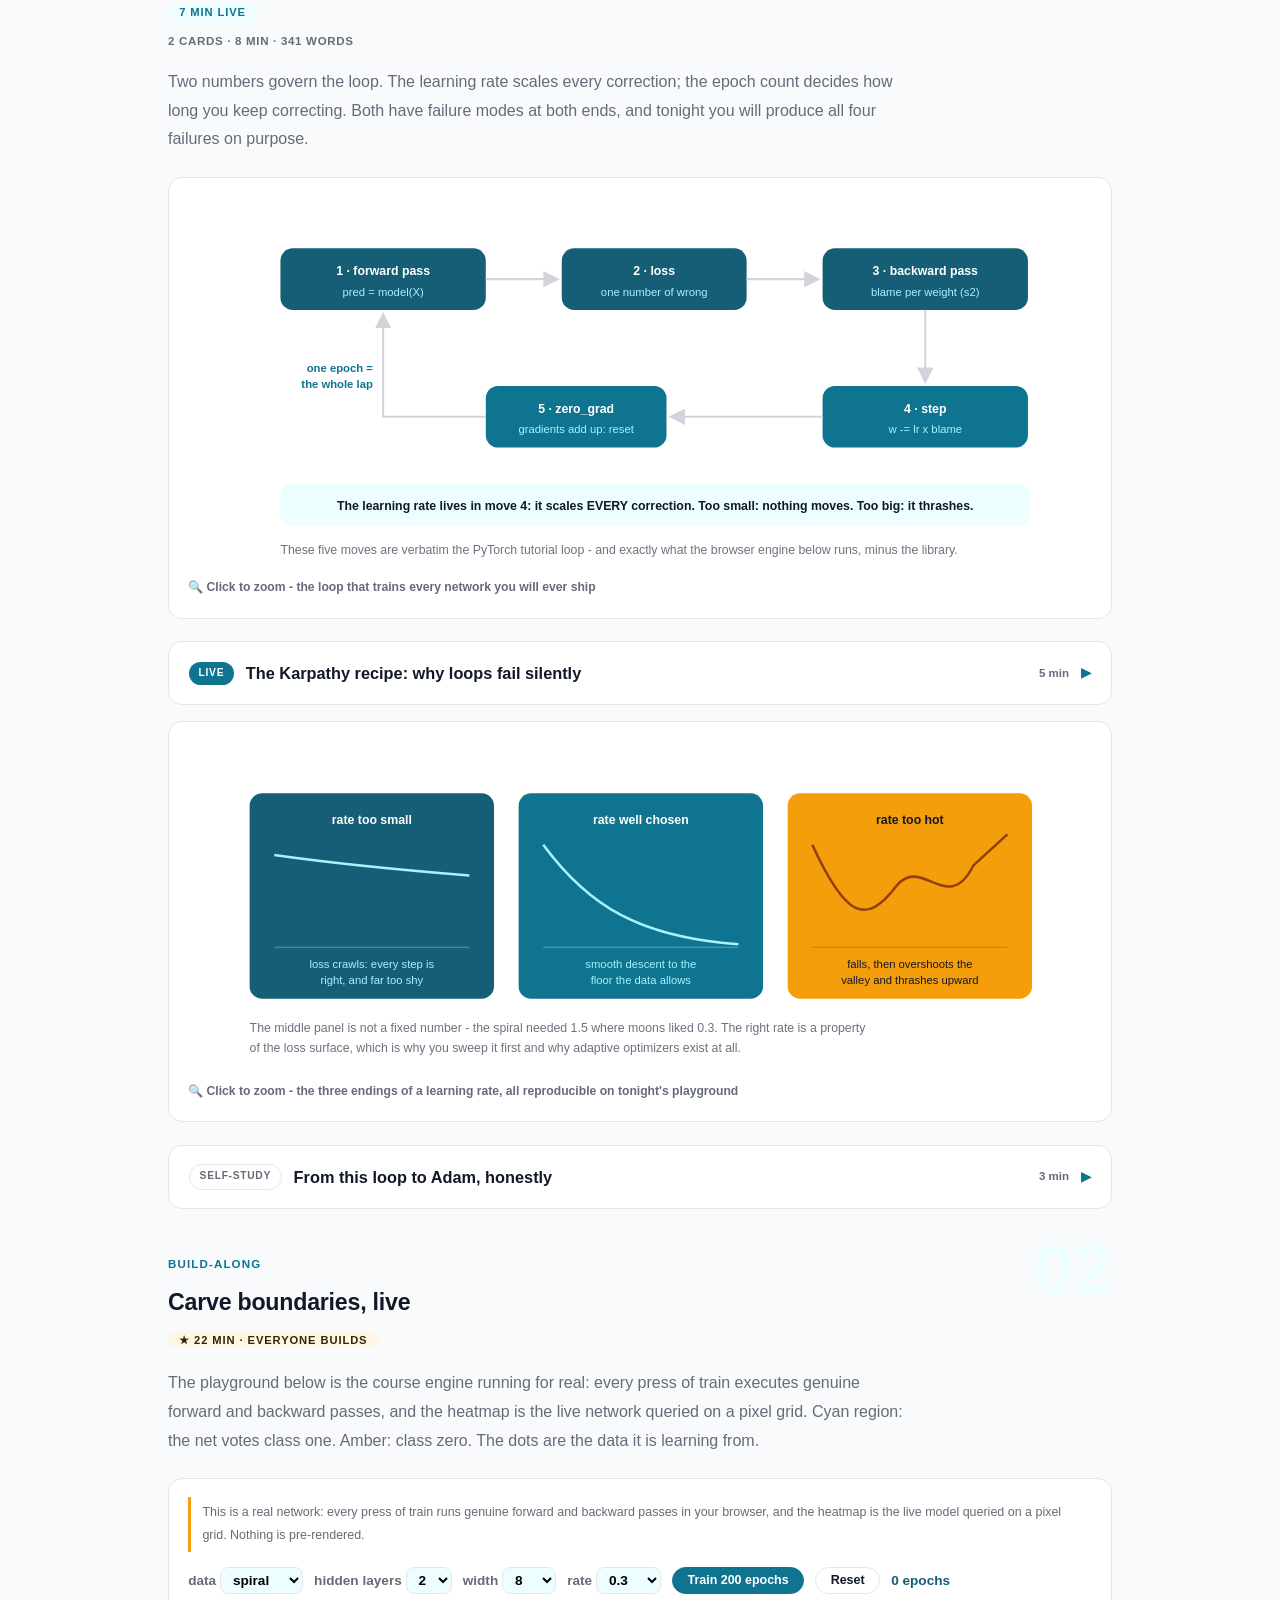
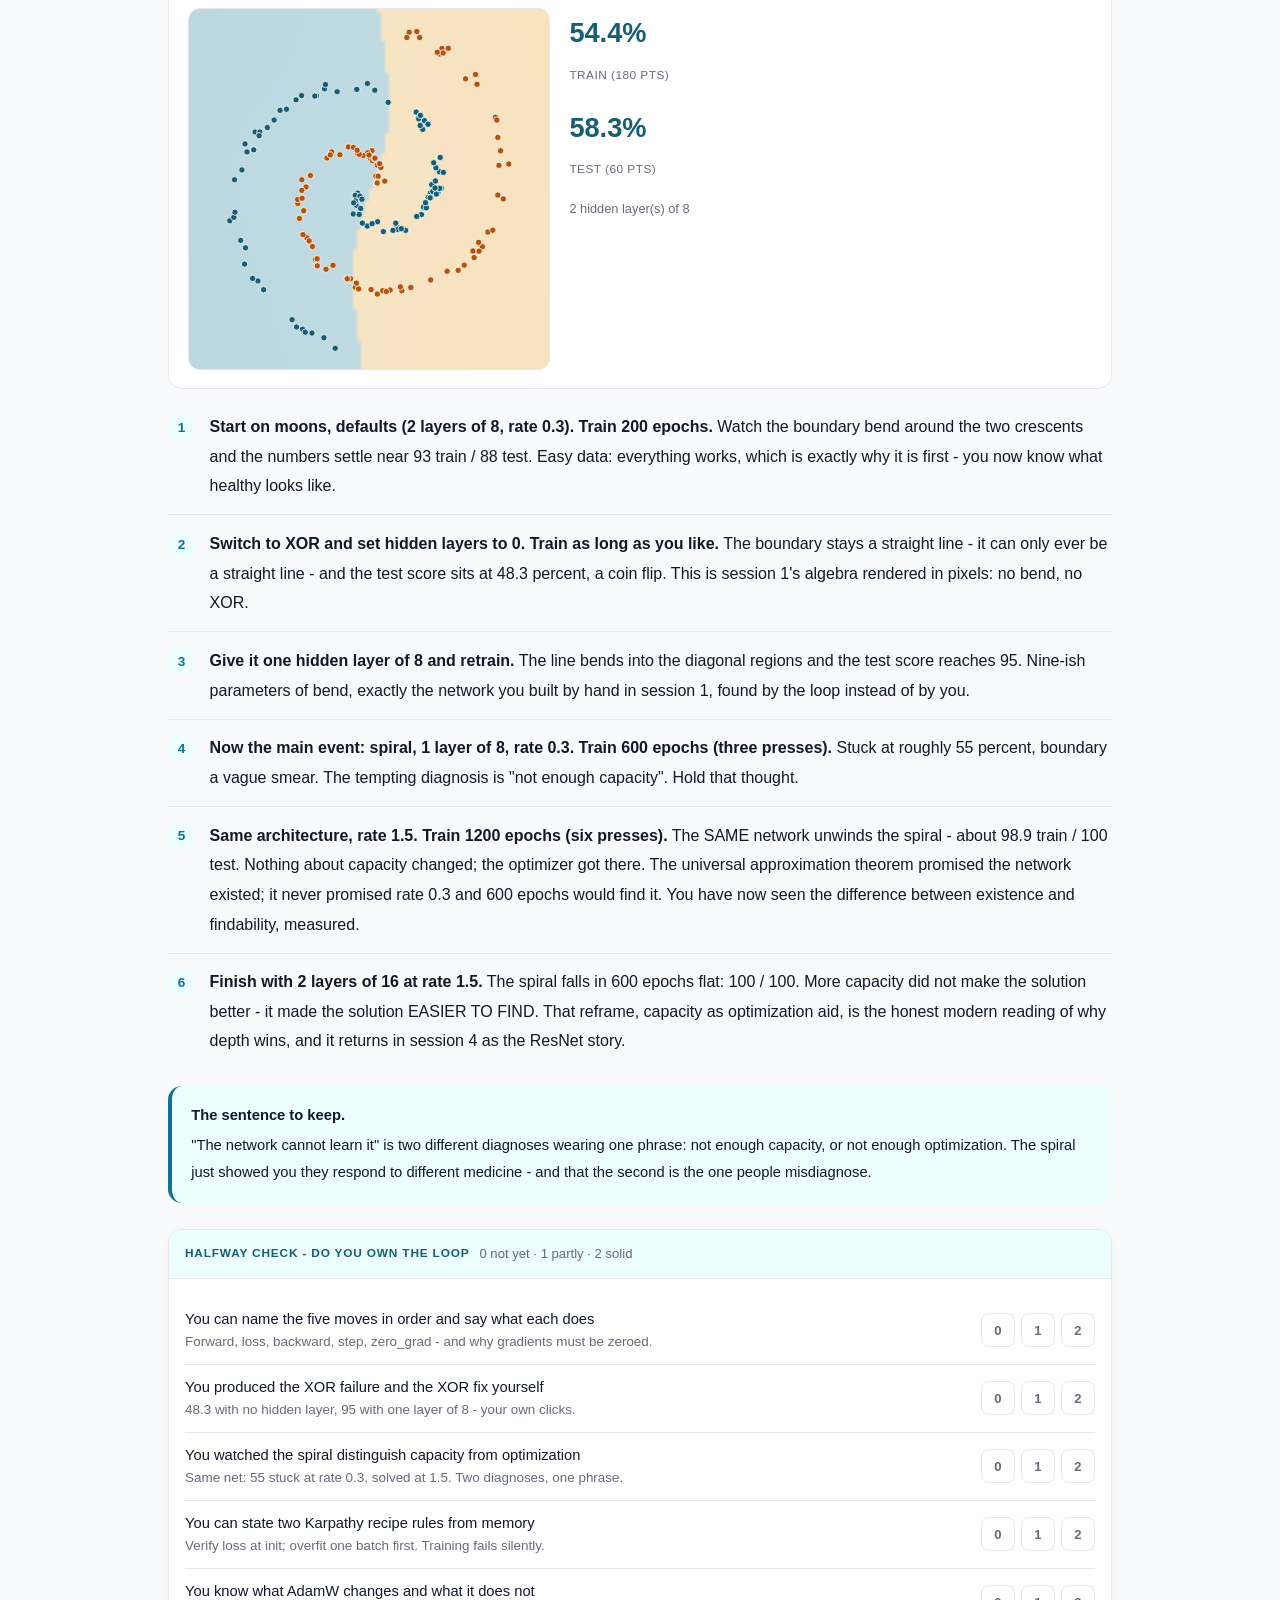
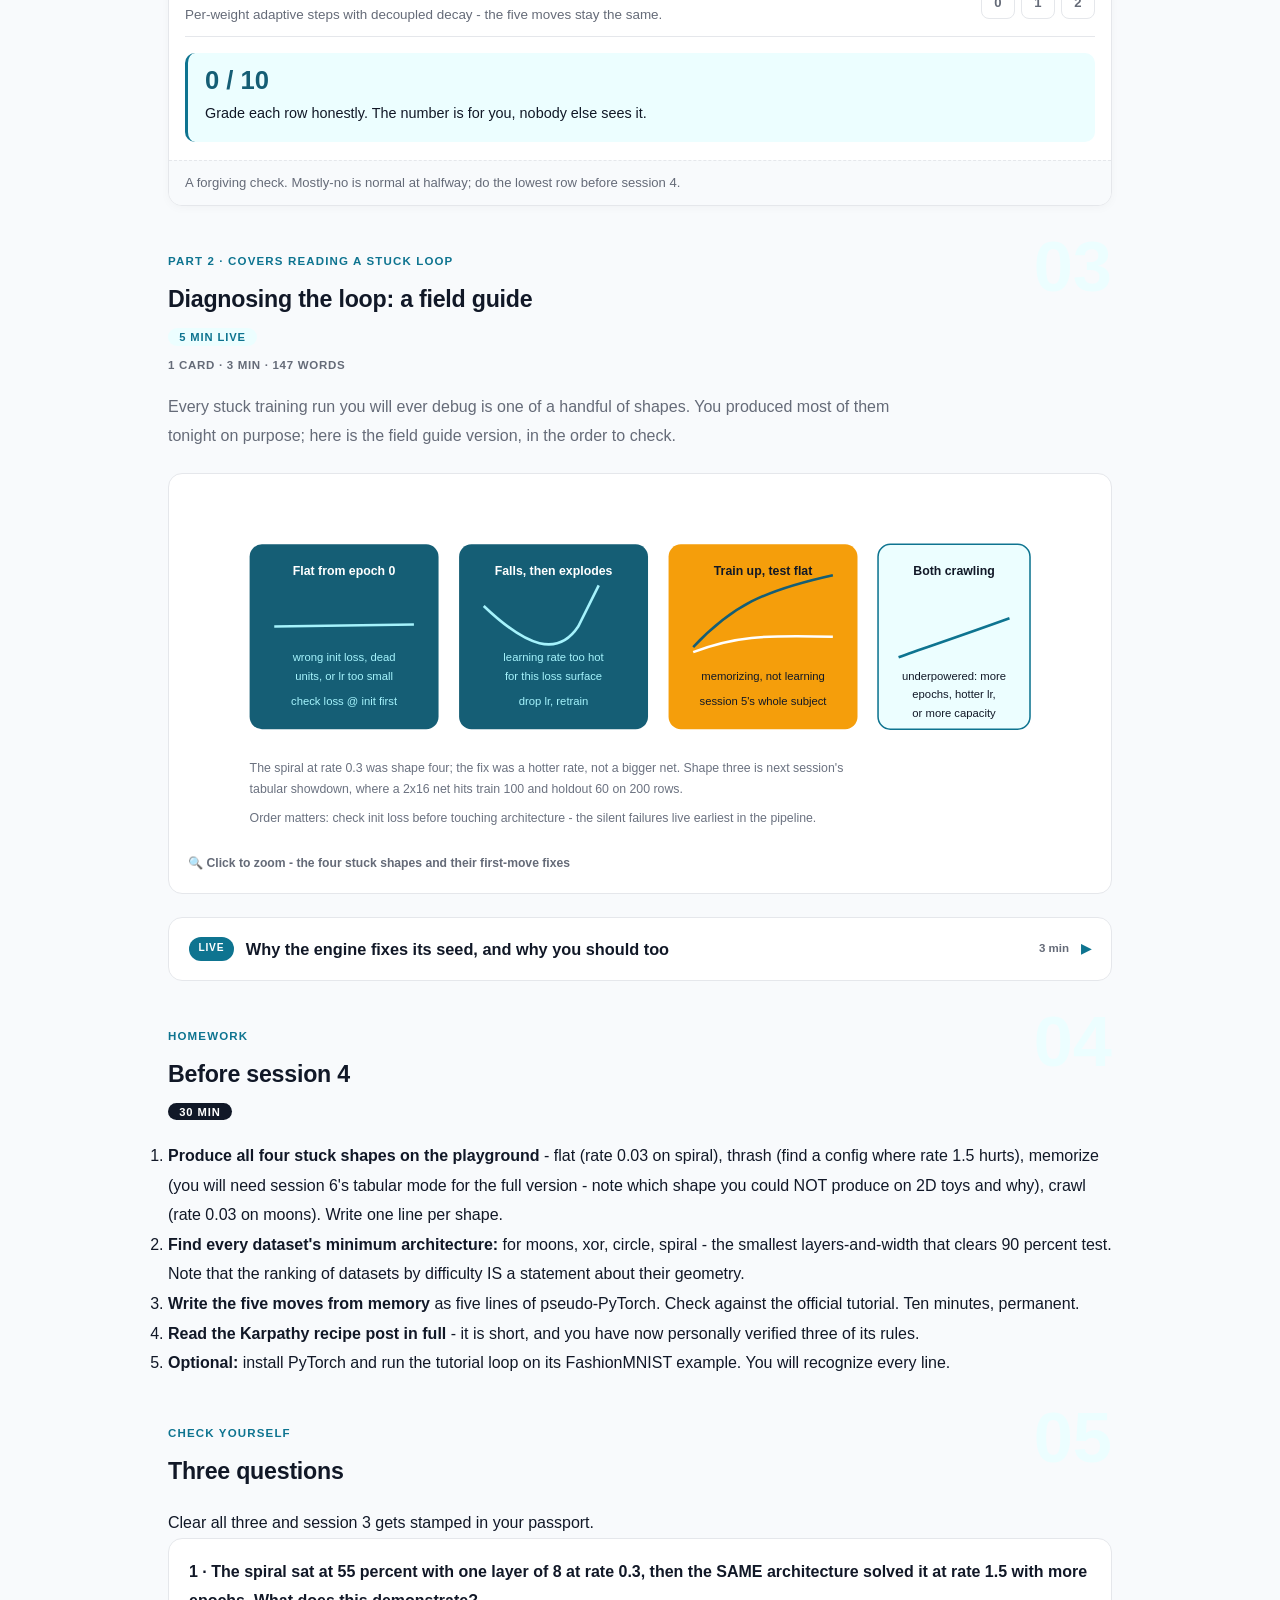
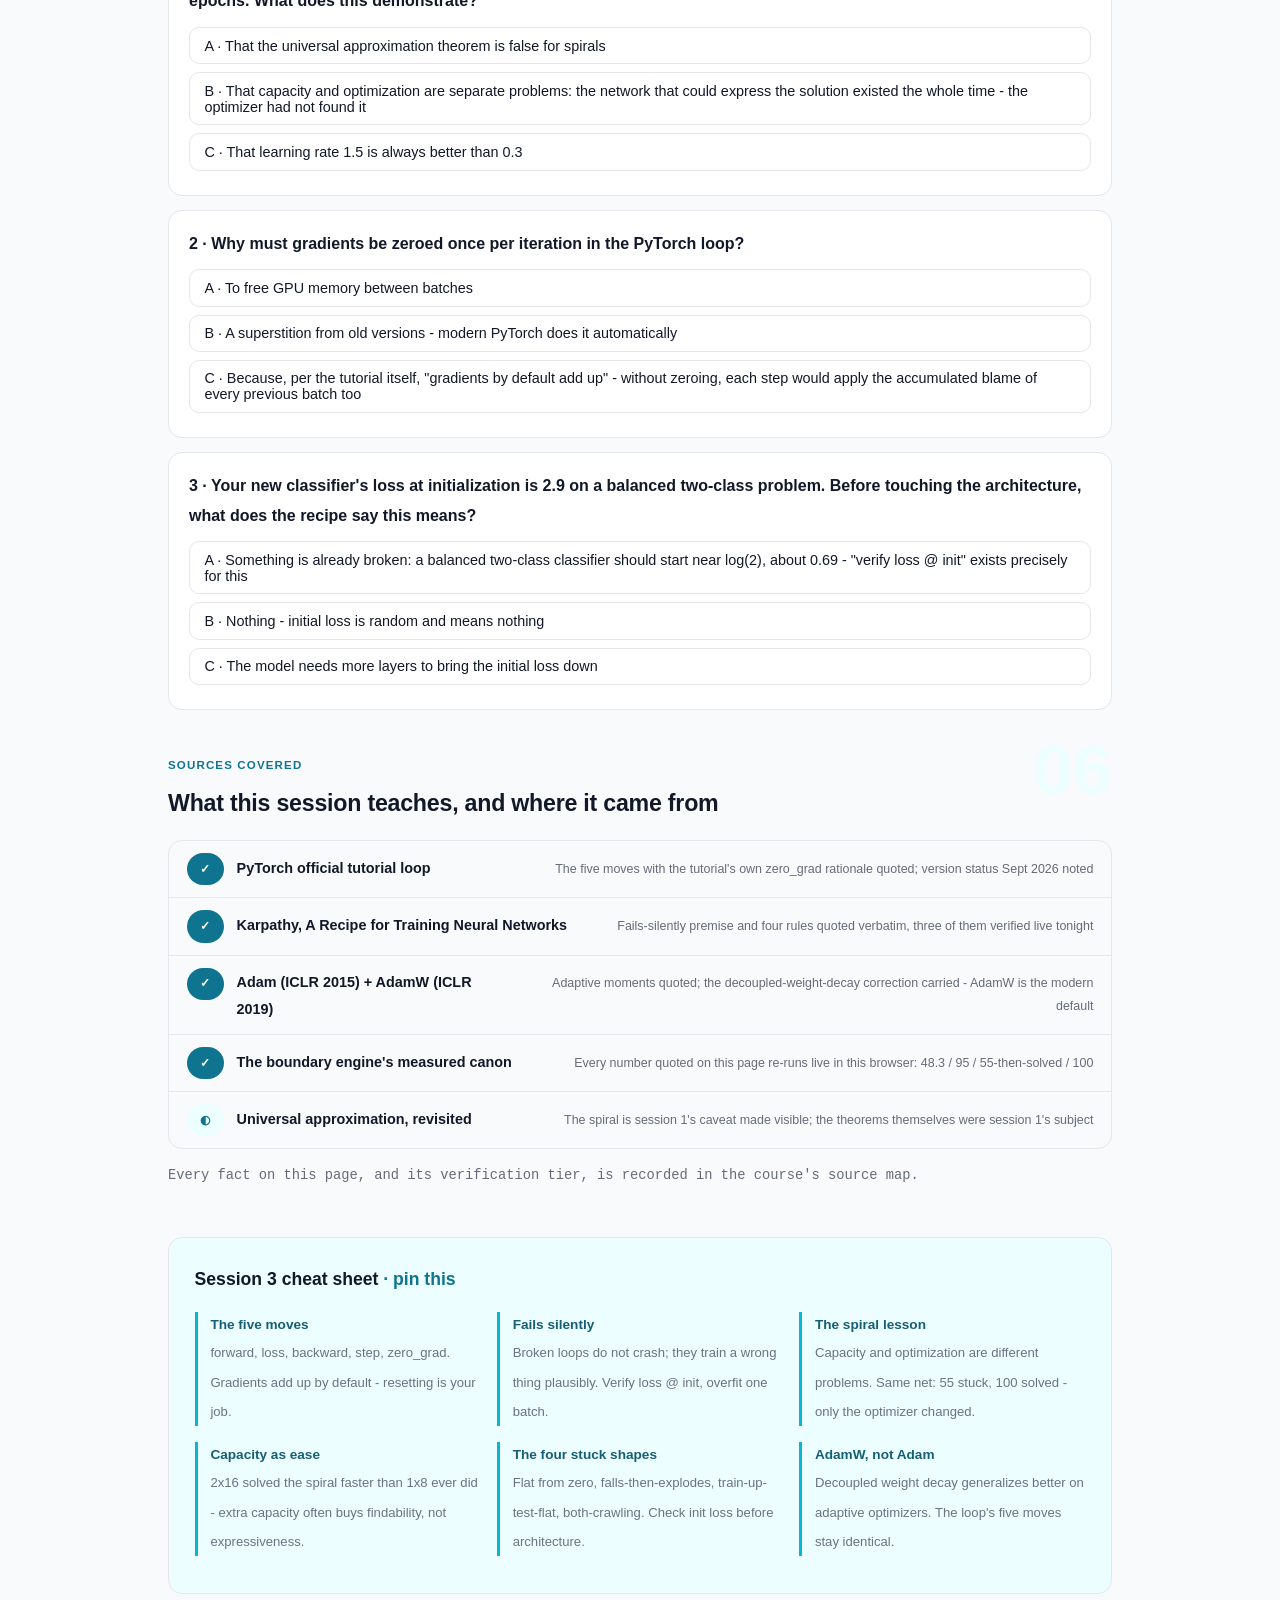
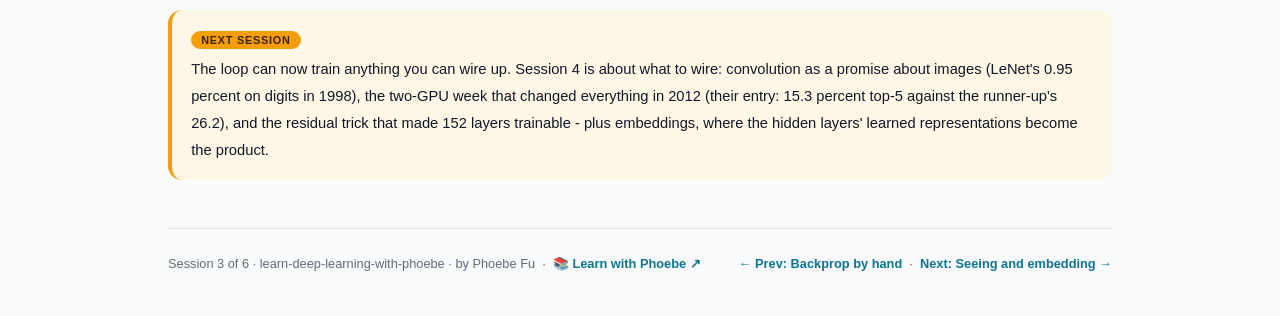
<file: courses/03-the-training-loop.html>
<!DOCTYPE html>
<html lang="en">
<head>
<meta charset="UTF-8">
<meta name="viewport" content="width=device-width, initial-scale=1.0">
<!-- social:start -->
<meta name="description" content="Session 3 of 6. The training loop, live: a real neural network carves decision boundaries in your browser - XOR falls to one hidden layer, the spiral exposes the difference between capacity and optimization, and the PyTorch five moves map onto everything you just watched.">
<meta property="og:type" content="article">
<meta property="og:site_name" content="Learn with Phoebe">
<meta property="og:title" content="The training loop - learn deep learning with phoebe">
<meta property="og:description" content="Session 3 of 6. A real network carves boundaries live - and the spiral teaches the lesson the theorem cannot.">
<meta property="og:url" content="https://phoebefu6.github.io/learn-deep-learning-with-phoebe/courses/03-the-training-loop.html">
<meta property="og:image" content="https://phoebefu6.github.io/learn-deep-learning-with-phoebe/assets/og-cover.png">
<meta property="og:image:width" content="1200">
<meta property="og:image:height" content="630">
<meta name="twitter:card" content="summary_large_image">
<meta name="twitter:title" content="The training loop - learn deep learning with phoebe">
<meta name="twitter:description" content="Session 3 of 6. A real network carves boundaries live in your browser.">
<meta name="twitter:image" content="https://phoebefu6.github.io/learn-deep-learning-with-phoebe/assets/og-cover.png">
<!-- social:end -->
<title>Session 3 · The training loop - learn deep learning with phoebe</title>
<link rel="stylesheet" href="../assets/style.css?v=23">
</head>
<body>

<div class="toolbar">
  <div class="wrap">
    <span class="crumb"><a href="../index.html">learn-deep-learning-with-phoebe</a> / Session 3 of 6</span>
    <button class="btn" id="toggle-all" type="button">Expand all</button>
    <button class="btn primary" id="zoom-toggle" type="button">Projector zoom: off</button>
  </div>
</div>

<header class="masthead">
  <div class="wrap">
    <div class="eyebrow">Learn Deep Learning with Phoebe · Session 3 of 6</div>
    <h1>The training <span class="accent">loop</span></h1>
    <p class="sub">Session 2 gave every weight its share of the blame. Tonight the loop closes: blame becomes a step, steps become epochs, and a real network - genuine forward and backward passes running in your browser - carves decision boundaries in front of you. XOR falls exactly as session 1 predicted. Then the spiral teaches the lesson no theorem could: a network with plenty of capacity, stuck at 55 percent, until the optimizer - not the architecture - is fixed.</p>
    <div class="chip-row">
      <span class="chip level">🟡 Medium</span>
      <span class="chip audience">Builders - you assigned blame by hand in session 2</span>
      <span class="chip time">45 min</span>
    </div>
    <div class="agenda">
      <span class="a1" style="flex:1">0-3 · Welcome</span>
      <span class="a2" style="flex:4">3-18 · The loop and its five moves</span>
      <span class="a3" style="flex:5">18-40 · Build-along: carve boundaries live</span>
      <span class="a4" style="flex:1">40-45 · Q&amp;A</span>
    </div>
  </div>
</header>

<main class="wrap">

  <!-- ============ INTRO ============ -->
  <section class="section" id="intro">
    <div class="section-kicker">
      <span class="klabel">Part 0</span>
      <h2>Where session 2 left you</h2>
    </div>
    <p class="lede">You can now compute, by hand, how much each weight contributed to one wrong answer. Training is that computation run over all examples, converted into a small correction, and repeated until the corrections stop helping. Everything else - optimizers, learning rates, epochs - is bookkeeping around that sentence.</p>

    <div class="legend">
      <span class="pill">🎫 Clear all three quiz questions to stamp your passport</span>
      <span class="pill">Live = presented in the 45 minutes</span>
      <span class="pill">Self-study = the full depth, after class</span>
    </div>

    <div class="callout win">
      <p><strong>★ What you walk out with tonight.</strong> The loop as five moves you can name in PyTorch and point to in the browser engine. A boundary you watched a real network carve. And the spiral's lesson - capacity and optimization are different problems - which is worth more than most courses' entire treatment of "hyperparameters".</p>
    </div>

    <details class="card" open>
      <summary><span class="mode live">Live</span>The loop, in the words you will actually type<span class="mini">4 min</span><span class="caret">▶</span></summary>
      <div class="body">
        <p>PyTorch's own tutorial reduces training to five moves, and they map one-to-one onto what session 2 built on paper:</p>
        <ul>
          <li><strong>pred = model(X)</strong> - the forward pass. Session 1, vectorized.</li>
          <li><strong>loss = loss_fn(pred, y)</strong> - one number scoring the wrongness.</li>
          <li><strong>loss.backward()</strong> - the chain rule walked in reverse. Session 2, automated.</li>
          <li><strong>optimizer.step()</strong> - every weight moves a little, against its blame.</li>
          <li><strong>optimizer.zero_grad()</strong> - reset the ledger. The tutorial's own reason, verbatim: "Gradients by default add up; to prevent double-counting, we explicitly zero them at each iteration."</li>
        </ul>
        <p>The order of zero_grad is flexible; the invariant is once per iteration, before the next backward. As of September 2026 the stable release is PyTorch 2.14, and torch.compile is the standard opt-in speedup - but these five moves have not changed since the beginning, which is why they are the thing to learn.</p>
      </div>
    </details>
  </section>

  <!-- ============ PART 1 ============ -->
  <section class="section" id="part-1">
    <div class="section-kicker">
      <span class="klabel">Part 1 · covers the loop's two dials</span>
      <h2>Learning rate and epochs: the step and the patience</h2>
      <span class="tag concept">7 min live</span>
    </div>
    <p class="lede">Two numbers govern the loop. The learning rate scales every correction; the epoch count decides how long you keep correcting. Both have failure modes at both ends, and tonight you will produce all four failures on purpose.</p>

    <figure class="zoomable">
      <svg viewBox="0 0 880 360" xmlns="http://www.w3.org/2000/svg" role="img" aria-label="The training loop as a cycle: forward pass, loss, backward pass, step, zero the gradients, with learning rate scaling the step">
        <style>
          .n3aB { font: 700 12px Inter, sans-serif; fill: #fff; }
          .n3aS { font: 400 11px Inter, sans-serif; fill: #A5F3FC; }
          .n3aK { font: 700 12px Inter, sans-serif; fill: #111827; }
          .n3aE { font: 600 11px Inter, sans-serif; fill: #0E7490; }
          .n3aN { font: 400 12px Inter, sans-serif; fill: #6B7280; }
        </style>
        <defs>
          <marker id="n3Ar" markerWidth="8" markerHeight="8" refX="7" refY="4" orient="auto"><path d="M0,0 L8,4 L0,8 z" fill="#D1D5DB"/></marker>
        </defs>
        <rect x="90" y="50" width="200" height="60" rx="12" fill="#155E75"/>
        <text class="n3aB" x="190" y="76" text-anchor="middle">1 · forward pass</text>
        <text class="n3aS" x="190" y="96" text-anchor="middle">pred = model(X)</text>
        <line x1="290" y1="80" x2="360" y2="80" stroke="#D1D5DB" stroke-width="2" marker-end="url(#n3Ar)"/>
        <rect x="364" y="50" width="180" height="60" rx="12" fill="#155E75"/>
        <text class="n3aB" x="454" y="76" text-anchor="middle">2 · loss</text>
        <text class="n3aS" x="454" y="96" text-anchor="middle">one number of wrong</text>
        <line x1="544" y1="80" x2="614" y2="80" stroke="#D1D5DB" stroke-width="2" marker-end="url(#n3Ar)"/>
        <rect x="618" y="50" width="200" height="60" rx="12" fill="#155E75"/>
        <text class="n3aB" x="718" y="76" text-anchor="middle">3 · backward pass</text>
        <text class="n3aS" x="718" y="96" text-anchor="middle">blame per weight (s2)</text>
        <line x1="718" y1="110" x2="718" y2="180" stroke="#D1D5DB" stroke-width="2" marker-end="url(#n3Ar)"/>
        <rect x="618" y="184" width="200" height="60" rx="12" fill="#0E7490"/>
        <text class="n3aB" x="718" y="210" text-anchor="middle">4 · step</text>
        <text class="n3aS" x="718" y="230" text-anchor="middle">w -= lr x blame</text>
        <line x1="618" y1="214" x2="470" y2="214" stroke="#D1D5DB" stroke-width="2" marker-end="url(#n3Ar)"/>
        <rect x="290" y="184" width="176" height="60" rx="12" fill="#0E7490"/>
        <text class="n3aB" x="378" y="210" text-anchor="middle">5 · zero_grad</text>
        <text class="n3aS" x="378" y="230" text-anchor="middle">gradients add up: reset</text>
        <path d="M 290 214 L 190 214 L 190 114" fill="none" stroke="#D1D5DB" stroke-width="2" marker-end="url(#n3Ar)"/>
        <text class="n3aE" x="180" y="170" text-anchor="end">one epoch =</text>
        <text class="n3aE" x="180" y="186" text-anchor="end">the whole lap</text>
        <rect x="90" y="280" width="730" height="40" rx="10" fill="#ECFEFF"/>
        <text class="n3aK" x="455" y="305" text-anchor="middle">The learning rate lives in move 4: it scales EVERY correction. Too small: nothing moves. Too big: it thrashes.</text>
        <text class="n3aN" x="90" y="348">These five moves are verbatim the PyTorch tutorial loop - and exactly what the browser engine below runs, minus the library.</text>
      </svg>
      <figcaption>🔍 Click to zoom - the loop that trains every network you will ever ship</figcaption>
    </figure>

    <details class="card">
      <summary><span class="mode live">Live</span>The Karpathy recipe: why loops fail silently<span class="mini">5 min</span><span class="caret">▶</span></summary>
      <div class="body">
        <p>Andrej Karpathy's "A Recipe for Training Neural Networks" opens with the premise that explains most wasted GPU-months: <strong>"neural net training fails silently."</strong> A broken loop does not crash - it trains a slightly wrong thing and reports plausible numbers. The recipe's defenses, in his own words:</p>
        <ul>
          <li><strong>"Become one with the data"</strong> - hours of looking before any model exists.</li>
          <li><strong>"Verify loss @ init"</strong> - an untrained classifier on balanced two-class data should start near log(2) ≈ 0.69. If it does not, the bug is already present.</li>
          <li><strong>"Overfit one batch... as little as two"</strong> examples - if the loop cannot drive two examples to zero loss, moves 3-5 are broken, and no amount of data will hide it.</li>
          <li><strong>"Don't be a hero"</strong> - standard architecture first, cleverness after the baseline works.</li>
        </ul>
        <div class="callout tip">
          <p><strong>The habit version.</strong> Fix the seed, verify the init loss, overfit one batch, then scale. Four checks, five minutes, and the silent failure class mostly dies. The browser engine below fixes its seed for exactly the first reason: when you run it twice, you get the same numbers, so a change you see is a change you made.</p>
        </div>
      </div>
    </details>

    <figure class="zoomable">
      <svg viewBox="0 0 880 320" xmlns="http://www.w3.org/2000/svg" role="img" aria-label="Three loss curves for three learning rates: too small crawls, well chosen descends smoothly, too hot falls then thrashes upward">
        <style>
          .n3cH { font: 700 12px Inter, sans-serif; fill: #fff; }
          .n3cS { font: 400 11px Inter, sans-serif; fill: #A5F3FC; }
          .n3cY { font: 400 11px Inter, sans-serif; fill: #111827; }
          .n3cN { font: 400 12px Inter, sans-serif; fill: #6B7280; }
        </style>
        <rect x="60" y="50" width="238" height="200" rx="12" fill="#155E75"/>
        <text class="n3cH" x="179" y="80" text-anchor="middle">rate too small</text>
        <line x1="84" y1="200" x2="274" y2="200" stroke="#A5F3FC" stroke-width="1" opacity="0.4"/>
        <path d="M 84 110 C 140 118, 200 124, 274 130" fill="none" stroke="#A5F3FC" stroke-width="2.5"/>
        <text class="n3cS" x="179" y="220" text-anchor="middle">loss crawls: every step is</text>
        <text class="n3cS" x="179" y="236" text-anchor="middle">right, and far too shy</text>
        <rect x="322" y="50" width="238" height="200" rx="12" fill="#0E7490"/>
        <text class="n3cH" x="441" y="80" text-anchor="middle">rate well chosen</text>
        <line x1="346" y1="200" x2="536" y2="200" stroke="#A5F3FC" stroke-width="1" opacity="0.4"/>
        <path d="M 346 100 C 390 160, 440 190, 536 197" fill="none" stroke="#A5F3FC" stroke-width="2.5"/>
        <text class="n3cS" x="441" y="220" text-anchor="middle">smooth descent to the</text>
        <text class="n3cS" x="441" y="236" text-anchor="middle">floor the data allows</text>
        <rect x="584" y="50" width="238" height="200" rx="12" fill="#F59E0B"/>
        <text class="n3cH" x="703" y="80" text-anchor="middle" fill="#111827" style="fill:#111827">rate too hot</text>
        <line x1="608" y1="200" x2="798" y2="200" stroke="#92400E" stroke-width="1" opacity="0.4"/>
        <path d="M 608 100 C 640 170, 660 180, 690 140 C 715 110, 740 170, 765 120 L 798 90" fill="none" stroke="#92400E" stroke-width="2.5"/>
        <text class="n3cY" x="703" y="220" text-anchor="middle">falls, then overshoots the</text>
        <text class="n3cY" x="703" y="236" text-anchor="middle">valley and thrashes upward</text>
        <text class="n3cN" x="60" y="282">The middle panel is not a fixed number - the spiral needed 1.5 where moons liked 0.3. The right rate is a property</text>
        <text class="n3cN" x="60" y="302">of the loss surface, which is why you sweep it first and why adaptive optimizers exist at all.</text>
      </svg>
      <figcaption>🔍 Click to zoom - the three endings of a learning rate, all reproducible on tonight's playground</figcaption>
    </figure>

    <details class="card">
      <summary><span class="mode self">Self-study</span>From this loop to Adam, honestly<span class="mini">3 min</span><span class="caret">▶</span></summary>
      <div class="body">
        <p>The engine on this page uses plain full-batch gradient descent - every example votes, one aggregate step. Production loops differ in two upgrades:</p>
        <ul>
          <li><strong>Minibatches:</strong> step on a random few hundred examples at a time. Noisier steps, far more of them per pass - almost always a net win at scale.</li>
          <li><strong>Adaptive steps:</strong> Adam (ICLR 2015) keeps running estimates of each weight's gradient moments and scales each weight's step individually - "well suited for problems that are large in terms of data and/or parameters", per the paper. The modern default is <strong>AdamW</strong> (2019), which fixed a subtle flaw: L2 regularization and weight decay "are equivalent for standard stochastic gradient descent... but as we demonstrate this is not the case for adaptive gradient algorithms, such as Adam". Decoupling them, in torch.optim.AdamW, measurably generalizes better.</li>
        </ul>
        <p>Neither upgrade changes the five moves. They change how big move 4 is, per weight - the loop is the loop.</p>
      </div>
    </details>
  </section>

  <!-- ============ DEMO ============ -->
  <section class="section" id="demo-1">
    <div class="section-kicker">
      <span class="klabel">Build-along</span>
      <h2>Carve boundaries, live</h2>
      <span class="tag demo">★ 22 min · everyone builds</span>
    </div>
    <p class="lede">The playground below is the course engine running for real: every press of train executes genuine forward and backward passes, and the heatmap is the live network queried on a pixel grid. Cyan region: the net votes class one. Amber: class zero. The dots are the data it is learning from.</p>

    <div id="dl-boundary"></div>

    <div class="steps">
      <div class="step"><p><strong>Start on moons, defaults (2 layers of 8, rate 0.3). Train 200 epochs.</strong> Watch the boundary bend around the two crescents and the numbers settle near 93 train / 88 test. Easy data: everything works, which is exactly why it is first - you now know what healthy looks like.</p></div>
      <div class="step"><p><strong>Switch to XOR and set hidden layers to 0. Train as long as you like.</strong> The boundary stays a straight line - it can only ever be a straight line - and the test score sits at 48.3 percent, a coin flip. This is session 1's algebra rendered in pixels: no bend, no XOR.</p></div>
      <div class="step"><p><strong>Give it one hidden layer of 8 and retrain.</strong> The line bends into the diagonal regions and the test score reaches 95. Nine-ish parameters of bend, exactly the network you built by hand in session 1, found by the loop instead of by you.</p></div>
      <div class="step"><p><strong>Now the main event: spiral, 1 layer of 8, rate 0.3. Train 600 epochs (three presses).</strong> Stuck at roughly 55 percent, boundary a vague smear. The tempting diagnosis is "not enough capacity". Hold that thought.</p></div>
      <div class="step"><p><strong>Same architecture, rate 1.5. Train 1200 epochs (six presses).</strong> The SAME network unwinds the spiral - about 98.9 train / 100 test. Nothing about capacity changed; the optimizer got there. The universal approximation theorem promised the network existed; it never promised rate 0.3 and 600 epochs would find it. You have now seen the difference between existence and findability, measured.</p></div>
      <div class="step"><p><strong>Finish with 2 layers of 16 at rate 1.5.</strong> The spiral falls in 600 epochs flat: 100 / 100. More capacity did not make the solution better - it made the solution EASIER TO FIND. That reframe, capacity as optimization aid, is the honest modern reading of why depth wins, and it returns in session 4 as the ResNet story.</p></div>
    </div>

    <div class="callout tip">
      <p><strong>The sentence to keep.</strong> "The network cannot learn it" is two different diagnoses wearing one phrase: not enough capacity, or not enough optimization. The spiral just showed you they respond to different medicine - and that the second is the one people misdiagnose.</p>
    </div>

    <div class="scorecard" data-title="Halfway check - do you own the loop" data-foot="A forgiving check. Mostly-no is normal at halfway; do the lowest row before session 4.">
      <div class="sc-row"><div class="sc-q">You can name the five moves in order and say what each does<em>Forward, loss, backward, step, zero_grad - and why gradients must be zeroed.</em></div></div>
      <div class="sc-row"><div class="sc-q">You produced the XOR failure and the XOR fix yourself<em>48.3 with no hidden layer, 95 with one layer of 8 - your own clicks.</em></div></div>
      <div class="sc-row"><div class="sc-q">You watched the spiral distinguish capacity from optimization<em>Same net: 55 stuck at rate 0.3, solved at 1.5. Two diagnoses, one phrase.</em></div></div>
      <div class="sc-row"><div class="sc-q">You can state two Karpathy recipe rules from memory<em>Verify loss at init; overfit one batch first. Training fails silently.</em></div></div>
      <div class="sc-row"><div class="sc-q">You know what AdamW changes and what it does not<em>Per-weight adaptive steps with decoupled decay - the five moves stay the same.</em></div></div>
    </div>
  </section>

  <!-- ============ PART 2 ============ -->
  <section class="section" id="part-2">
    <div class="section-kicker">
      <span class="klabel">Part 2 · covers reading a stuck loop</span>
      <h2>Diagnosing the loop: a field guide</h2>
      <span class="tag concept">5 min live</span>
    </div>
    <p class="lede">Every stuck training run you will ever debug is one of a handful of shapes. You produced most of them tonight on purpose; here is the field guide version, in the order to check.</p>

    <figure class="zoomable">
      <svg viewBox="0 0 880 340" xmlns="http://www.w3.org/2000/svg" role="img" aria-label="Four stuck-loop shapes: loss flat from the start, loss falling then exploding, train fine but test flat, and both slowly improving - with the diagnosis for each">
        <style>
          .n3bH { font: 700 12px Inter, sans-serif; fill: #fff; }
          .n3bK { font: 700 12px Inter, sans-serif; fill: #111827; }
          .n3bS { font: 400 11px Inter, sans-serif; fill: #A5F3FC; }
          .n3bT { font: 400 11px Inter, sans-serif; fill: #111827; }
          .n3bN { font: 400 12px Inter, sans-serif; fill: #6B7280; }
        </style>
        <rect x="60" y="50" width="184" height="180" rx="12" fill="#155E75"/>
        <text class="n3bH" x="152" y="80" text-anchor="middle">Flat from epoch 0</text>
        <path d="M 84 130 L 220 128" fill="none" stroke="#A5F3FC" stroke-width="2.5"/>
        <text class="n3bS" x="152" y="164" text-anchor="middle">wrong init loss, dead</text>
        <text class="n3bS" x="152" y="182" text-anchor="middle">units, or lr too small</text>
        <text class="n3bS" x="152" y="206" text-anchor="middle">check loss @ init first</text>
        <rect x="264" y="50" width="184" height="180" rx="12" fill="#155E75"/>
        <text class="n3bH" x="356" y="80" text-anchor="middle">Falls, then explodes</text>
        <path d="M 288 110 C 330 150, 360 160, 380 130 L 400 90" fill="none" stroke="#A5F3FC" stroke-width="2.5"/>
        <text class="n3bS" x="356" y="164" text-anchor="middle">learning rate too hot</text>
        <text class="n3bS" x="356" y="182" text-anchor="middle">for this loss surface</text>
        <text class="n3bS" x="356" y="206" text-anchor="middle">drop lr, retrain</text>
        <rect x="468" y="50" width="184" height="180" rx="12" fill="#F59E0B"/>
        <text class="n3bH" x="560" y="80" text-anchor="middle" fill="#111827" style="fill:#111827">Train up, test flat</text>
        <path d="M 492 150 C 530 110, 560 95, 628 80" fill="none" stroke="#155E75" stroke-width="2.5"/>
        <path d="M 492 155 C 530 140, 560 138, 628 140" fill="none" stroke="#fff" stroke-width="2.5"/>
        <text class="n3bT" x="560" y="182" text-anchor="middle">memorizing, not learning</text>
        <text class="n3bT" x="560" y="206" text-anchor="middle">session 5's whole subject</text>
        <rect x="672" y="50" width="148" height="180" rx="12" fill="#ECFEFF" stroke="#0E7490" stroke-width="1.5"/>
        <text class="n3bK" x="746" y="80" text-anchor="middle">Both crawling</text>
        <path d="M 692 160 C 720 150, 750 140, 800 122" fill="none" stroke="#0E7490" stroke-width="2.5"/>
        <text class="n3bT" x="746" y="182" text-anchor="middle">underpowered: more</text>
        <text class="n3bT" x="746" y="200" text-anchor="middle">epochs, hotter lr,</text>
        <text class="n3bT" x="746" y="218" text-anchor="middle">or more capacity</text>
        <text class="n3bN" x="60" y="272">The spiral at rate 0.3 was shape four; the fix was a hotter rate, not a bigger net. Shape three is next session's</text>
        <text class="n3bN" x="60" y="292">tabular showdown, where a 2x16 net hits train 100 and holdout 60 on 200 rows.</text>
        <text class="n3bN" x="60" y="320">Order matters: check init loss before touching architecture - the silent failures live earliest in the pipeline.</text>
      </svg>
      <figcaption>🔍 Click to zoom - the four stuck shapes and their first-move fixes</figcaption>
    </figure>

    <details class="card">
      <summary><span class="mode live">Live</span>Why the engine fixes its seed, and why you should too<span class="mini">3 min</span><span class="caret">▶</span></summary>
      <div class="body">
        <p>The recipe's second step includes an unglamorous instruction that pays for itself forever: "fix random seed... guarantee that when you run the code twice you will get the same outcome." Every number this course quotes - the 48.3, the 95, the 55-then-solved spiral - is reproducible on your machine because the engine's initialization and datasets are seeded.</p>
        <p>Without the seed, a run that improves might be your change or might be luck, and you cannot tell. With it, every difference you see is a difference you caused. Determinism is not pedantry; it is the precondition for learning anything from an experiment.</p>
        <div class="callout example">
          <span class="ex-pill">Real world</span>
          <p>Mango Lane's contractor "improved" a model four times in one week. Three of the four improvements were reruns with different random initializations of the same code. Nobody could tell, because nothing was seeded - a week of work indistinguishable from a random number generator.</p>
        </div>
      </div>
    </details>
  </section>

  <!-- ============ HOMEWORK ============ -->
  <section class="section" id="exercise">
    <div class="section-kicker">
      <span class="klabel">Homework</span>
      <h2>Before session 4</h2>
      <span class="tag exercise">30 min</span>
    </div>
    <ol>
      <li><strong>Produce all four stuck shapes on the playground</strong> - flat (rate 0.03 on spiral), thrash (find a config where rate 1.5 hurts), memorize (you will need session 6's tabular mode for the full version - note which shape you could NOT produce on 2D toys and why), crawl (rate 0.03 on moons). Write one line per shape.</li>
      <li><strong>Find every dataset's minimum architecture:</strong> for moons, xor, circle, spiral - the smallest layers-and-width that clears 90 percent test. Note that the ranking of datasets by difficulty IS a statement about their geometry.</li>
      <li><strong>Write the five moves from memory</strong> as five lines of pseudo-PyTorch. Check against the official tutorial. Ten minutes, permanent.</li>
      <li><strong>Read the Karpathy recipe post in full</strong> - it is short, and you have now personally verified three of its rules.</li>
      <li><strong>Optional:</strong> install PyTorch and run the tutorial loop on its FashionMNIST example. You will recognize every line.</li>
    </ol>
  </section>

  <!-- ============ QUIZ ============ -->
  <section class="section" id="quiz">
    <div class="section-kicker">
      <span class="klabel">Check yourself</span>
      <h2>Three questions</h2>
    </div>
    <p>Clear all three and session 3 gets stamped in your passport.</p>

    <div class="quiz-q" data-answer="1">
      <p class="qtext">1 · The spiral sat at 55 percent with one layer of 8 at rate 0.3, then the SAME architecture solved it at rate 1.5 with more epochs. What does this demonstrate?</p>
      <button class="qopt" type="button">A · That the universal approximation theorem is false for spirals</button>
      <button class="qopt" type="button">B · That capacity and optimization are separate problems: the network that could express the solution existed the whole time - the optimizer had not found it</button>
      <button class="qopt" type="button">C · That learning rate 1.5 is always better than 0.3</button>
      <p class="qwhy">The theorem's existence promise was kept - the fix required zero new parameters. What changed was findability: a hotter rate and more epochs let gradient descent escape the flat region it was crawling through. "The network cannot learn it" is two diagnoses in one phrase, and this is the measured proof they differ. (And no - on easier surfaces a hot rate can thrash; the field guide's shape two.)</p>
    </div>

    <div class="quiz-q" data-answer="2">
      <p class="qtext">2 · Why must gradients be zeroed once per iteration in the PyTorch loop?</p>
      <button class="qopt" type="button">A · To free GPU memory between batches</button>
      <button class="qopt" type="button">B · A superstition from old versions - modern PyTorch does it automatically</button>
      <button class="qopt" type="button">C · Because, per the tutorial itself, "gradients by default add up" - without zeroing, each step would apply the accumulated blame of every previous batch too</button>
      <p class="qwhy">Accumulation is a feature (it enables gradient accumulation tricks), which is exactly why resetting is YOUR job. Forget it and the loop still runs, loss still falls for a while, and the model is quietly wrong - a textbook member of the fails-silently class the Karpathy recipe exists to catch.</p>
    </div>

    <div class="quiz-q" data-answer="0">
      <p class="qtext">3 · Your new classifier's loss at initialization is 2.9 on a balanced two-class problem. Before touching the architecture, what does the recipe say this means?</p>
      <button class="qopt" type="button">A · Something is already broken: a balanced two-class classifier should start near log(2), about 0.69 - "verify loss @ init" exists precisely for this</button>
      <button class="qopt" type="button">B · Nothing - initial loss is random and means nothing</button>
      <button class="qopt" type="button">C · The model needs more layers to bring the initial loss down</button>
      <p class="qwhy">An untrained net on balanced two-class data should be maximally unsure, and maximal unsureness has a computable loss. 2.9 at init means the output layer, the loss wiring, or the labels are already wrong - and training would "work" anyway, silently, on top of the bug. Cheapest check in the whole discipline.</p>
    </div>

    <p class="quiz-score"></p>
  </section>

  <!-- ============ OFFICIAL COVERAGE ============ -->
  <section class="section" id="official">
    <div class="section-kicker">
      <span class="klabel">Sources covered</span>
      <h2>What this session teaches, and where it came from</h2>
    </div>
    <div class="covered">
      <div class="covered-row"><span class="status pill solid">✓</span><span class="name">PyTorch official tutorial loop</span><span class="note">The five moves with the tutorial's own zero_grad rationale quoted; version status Sept 2026 noted</span></div>
      <div class="covered-row"><span class="status pill solid">✓</span><span class="name">Karpathy, A Recipe for Training Neural Networks</span><span class="note">Fails-silently premise and four rules quoted verbatim, three of them verified live tonight</span></div>
      <div class="covered-row"><span class="status pill solid">✓</span><span class="name">Adam (ICLR 2015) + AdamW (ICLR 2019)</span><span class="note">Adaptive moments quoted; the decoupled-weight-decay correction carried - AdamW is the modern default</span></div>
      <div class="covered-row"><span class="status pill solid">✓</span><span class="name">The boundary engine's measured canon</span><span class="note">Every number quoted on this page re-runs live in this browser: 48.3 / 95 / 55-then-solved / 100</span></div>
      <div class="covered-row"><span class="status pill light">◐</span><span class="name">Universal approximation, revisited</span><span class="note">The spiral is session 1's caveat made visible; the theorems themselves were session 1's subject</span></div>
    </div>
    <p class="mono" style="margin-top:14px">Every fact on this page, and its verification tier, is recorded in the course's source map.</p>
  </section>

  <!-- ============ CHEAT SHEET ============ -->
  <section class="cheat" id="cheatsheet">
    <h3>Session 3 cheat sheet <span>· pin this</span></h3>
    <div class="grid-2">
      <div class="cheat-item"><b>The five moves</b><span>forward, loss, backward, step, zero_grad. Gradients add up by default - resetting is your job.</span></div>
      <div class="cheat-item"><b>Fails silently</b><span>Broken loops do not crash; they train a wrong thing plausibly. Verify loss @ init, overfit one batch.</span></div>
      <div class="cheat-item"><b>The spiral lesson</b><span>Capacity and optimization are different problems. Same net: 55 stuck, 100 solved - only the optimizer changed.</span></div>
      <div class="cheat-item"><b>Capacity as ease</b><span>2x16 solved the spiral faster than 1x8 ever did - extra capacity often buys findability, not expressiveness.</span></div>
      <div class="cheat-item"><b>The four stuck shapes</b><span>Flat from zero, falls-then-explodes, train-up-test-flat, both-crawling. Check init loss before architecture.</span></div>
      <div class="cheat-item"><b>AdamW, not Adam</b><span>Decoupled weight decay generalizes better on adaptive optimizers. The loop's five moves stay identical.</span></div>
    </div>
  </section>

  <div class="callout next">
    <span class="nx-pill">Next session</span>
    <p>The loop can now train anything you can wire up. Session 4 is about what to wire: convolution as a promise about images (LeNet's 0.95 percent on digits in 1998), the two-GPU week that changed everything in 2012 (their entry: 15.3 percent top-5 against the runner-up's 26.2), and the residual trick that made 152 layers trainable - plus embeddings, where the hidden layers' learned representations become the product.</p>
  </div>

  <footer class="pagefoot">
    <span>Session 3 of 6 · learn-deep-learning-with-phoebe · by Phoebe Fu &nbsp;·&nbsp; 📚 <a href="https://phoebefu6.github.io/learn-with-phoebe/">Learn with Phoebe ↗</a></span>
    <span><a href="02-backprop-by-hand.html">← Prev: Backprop by hand</a> &nbsp;·&nbsp; <a href="04-seeing-and-embedding.html">Next: Seeing and embedding →</a></span>
  </footer>

</main>

<script src="../assets/app.js?v=21"></script>
<script src="../assets/dl-live.js?v=1"></script>
</body>
</html>
</file>
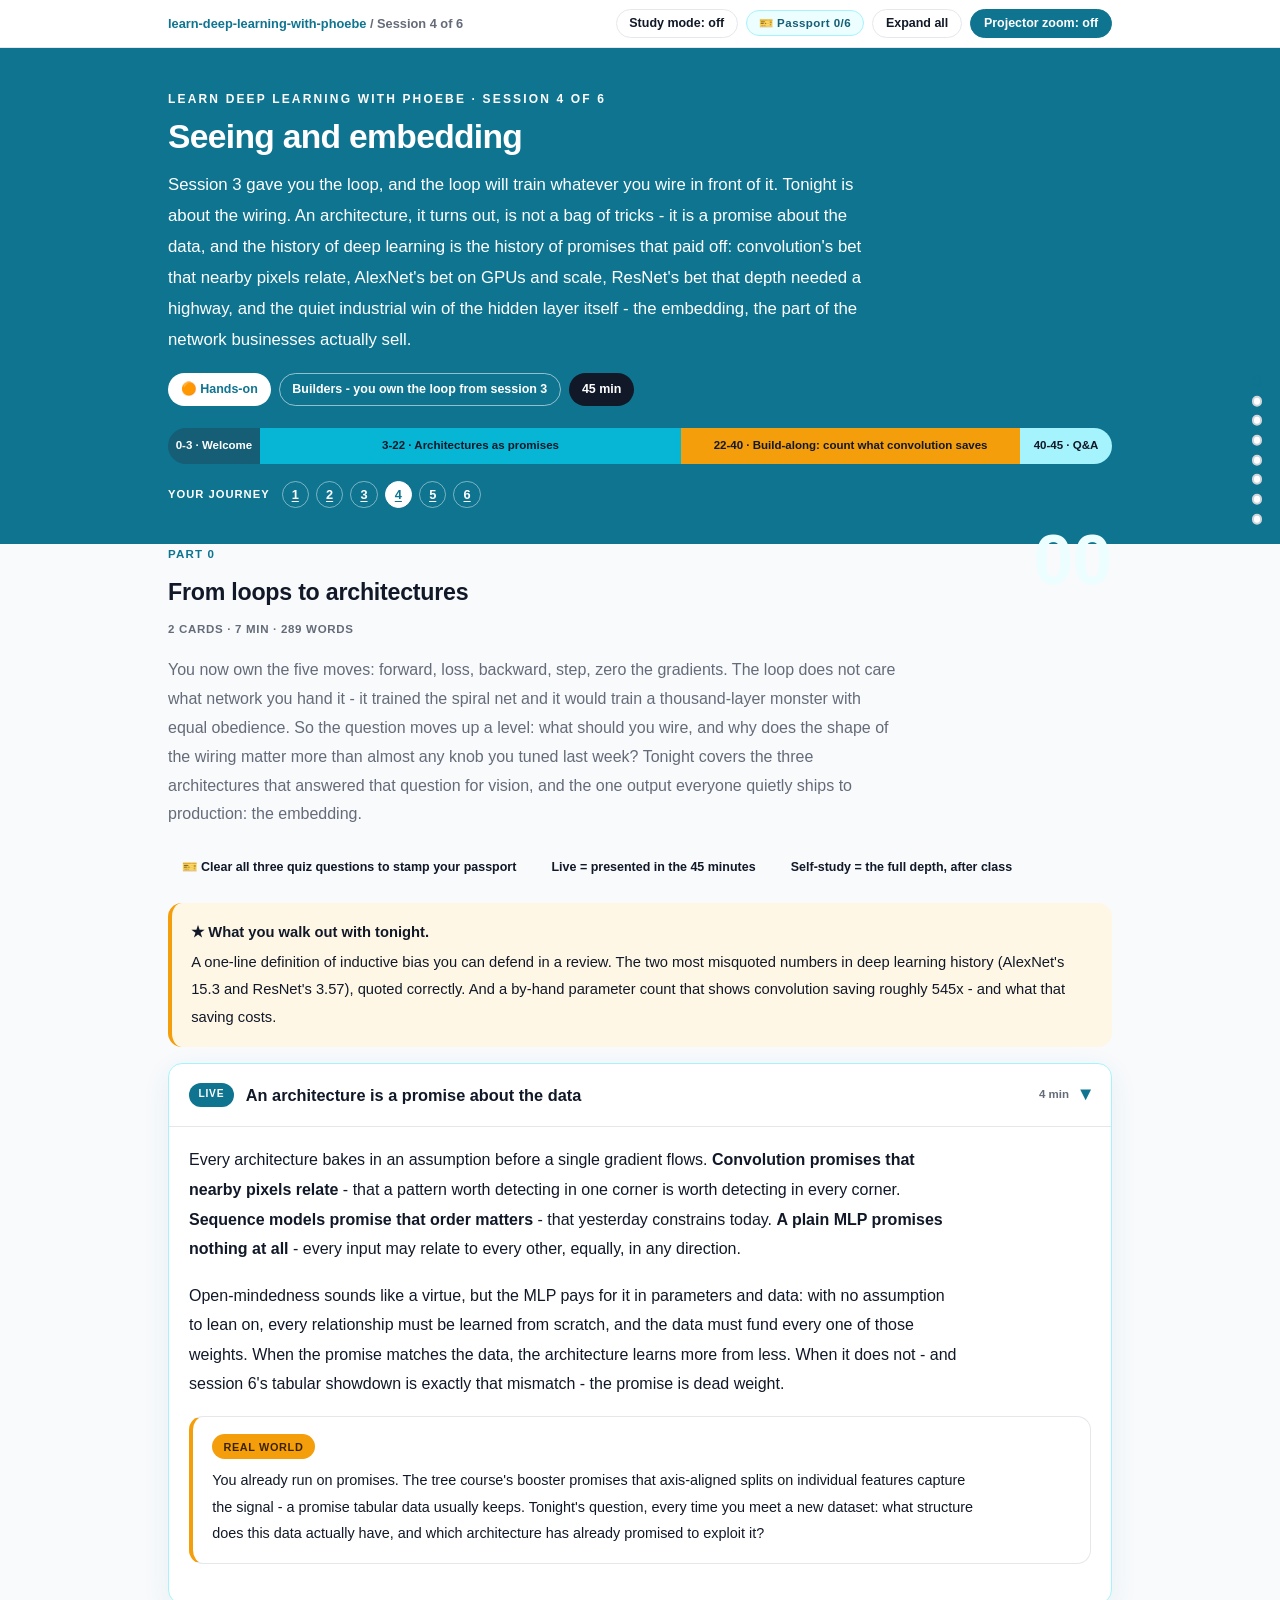
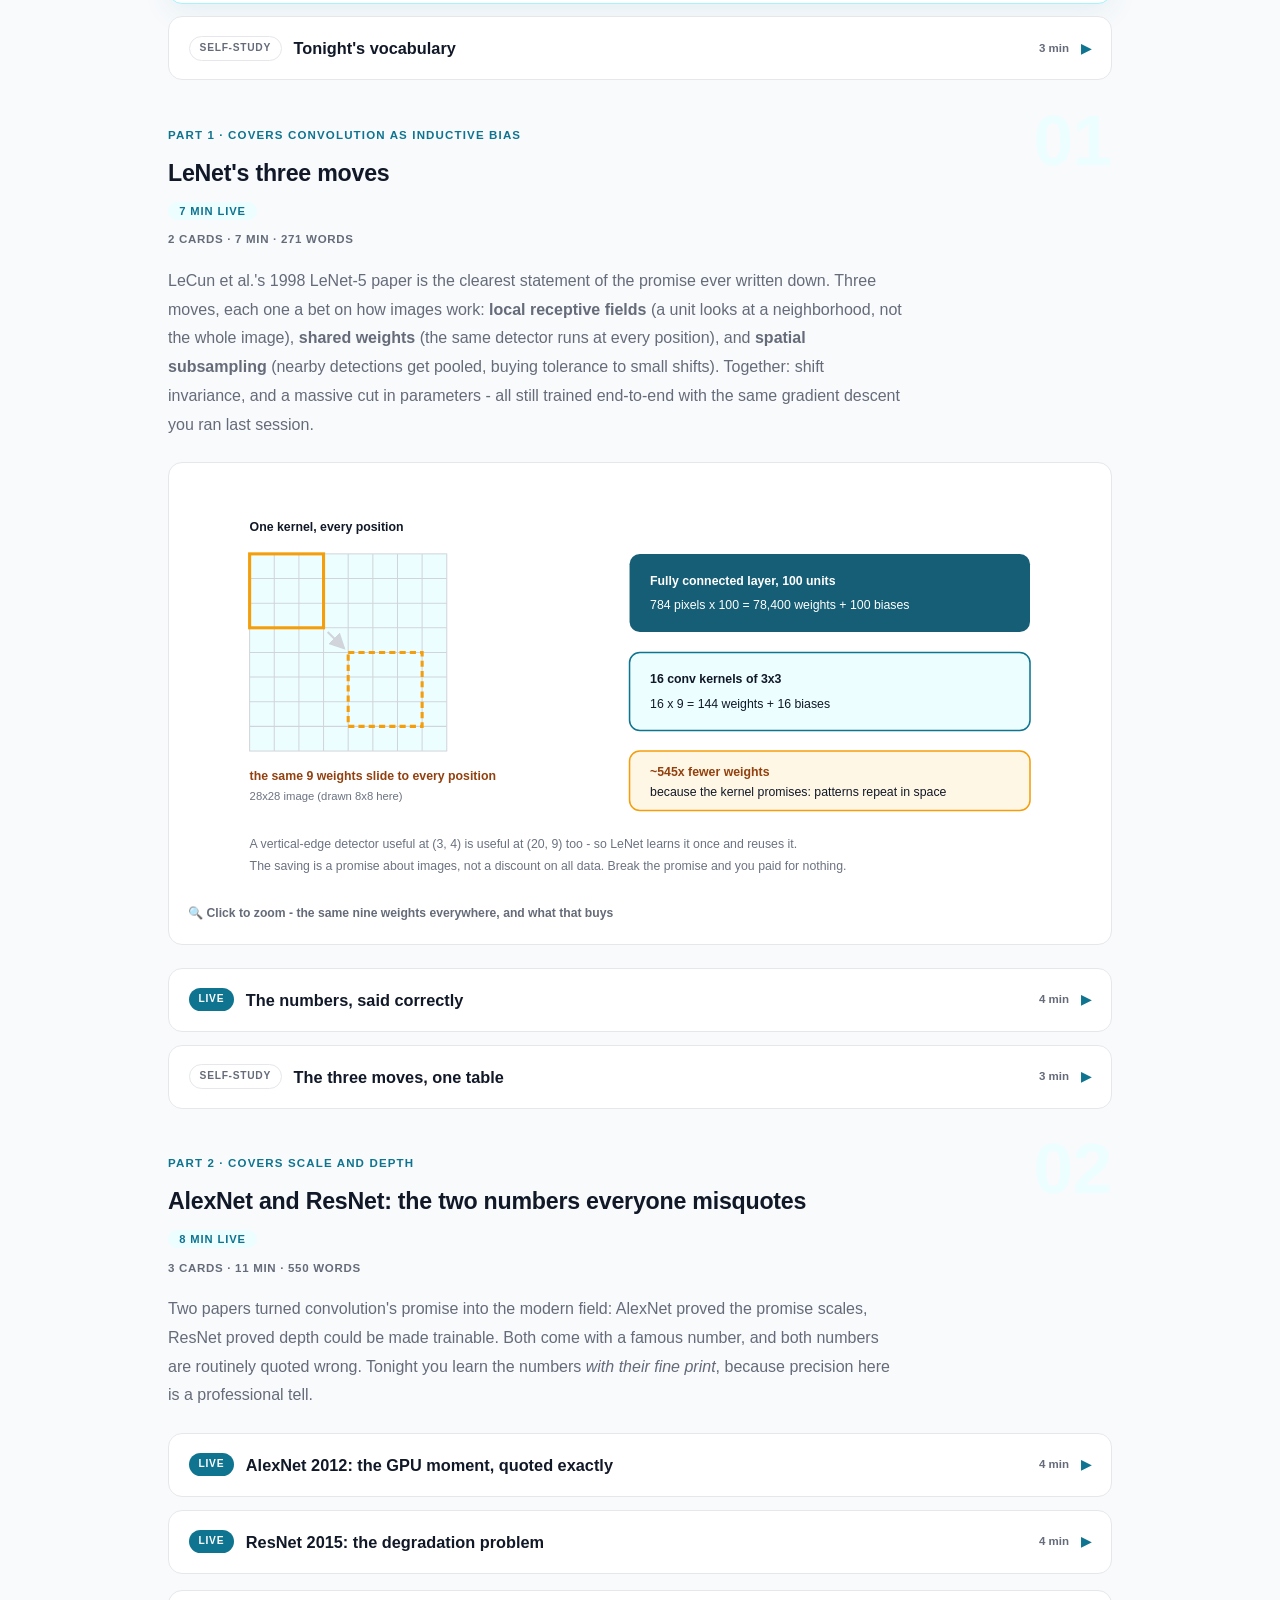
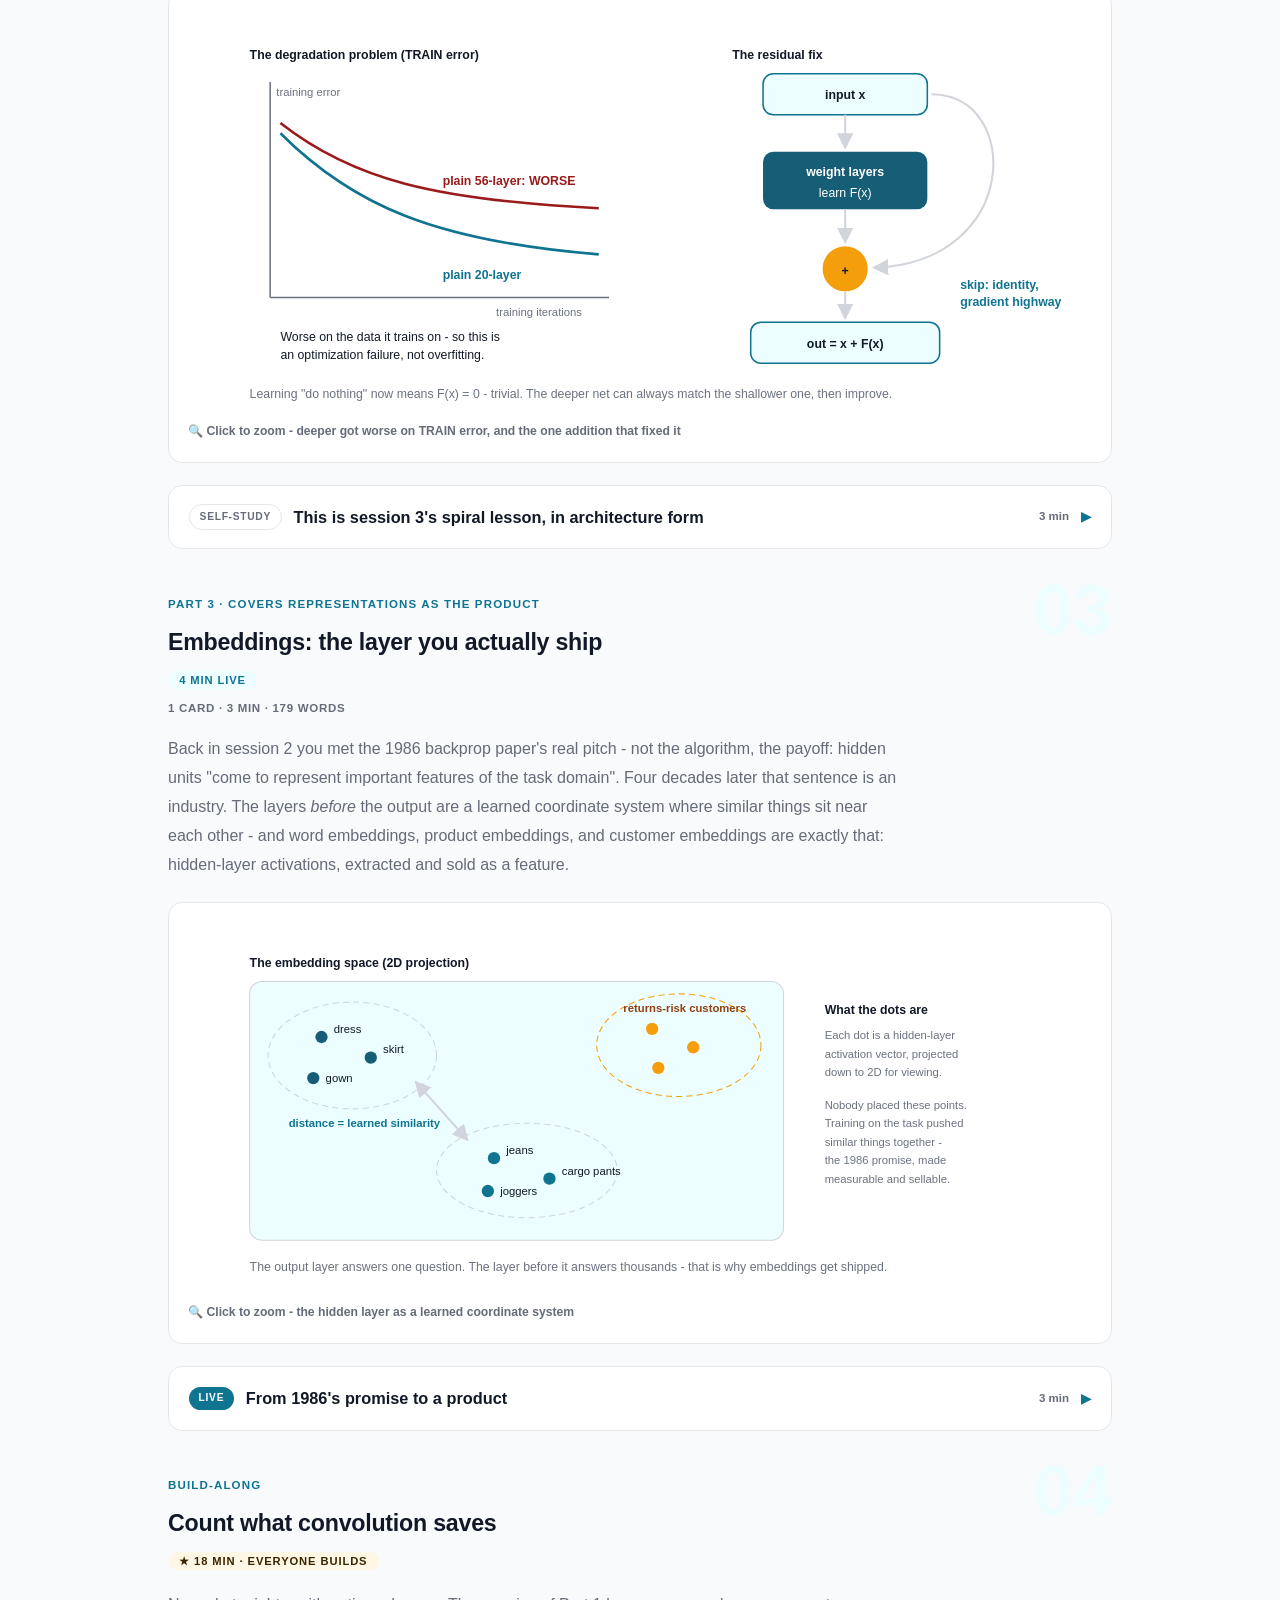
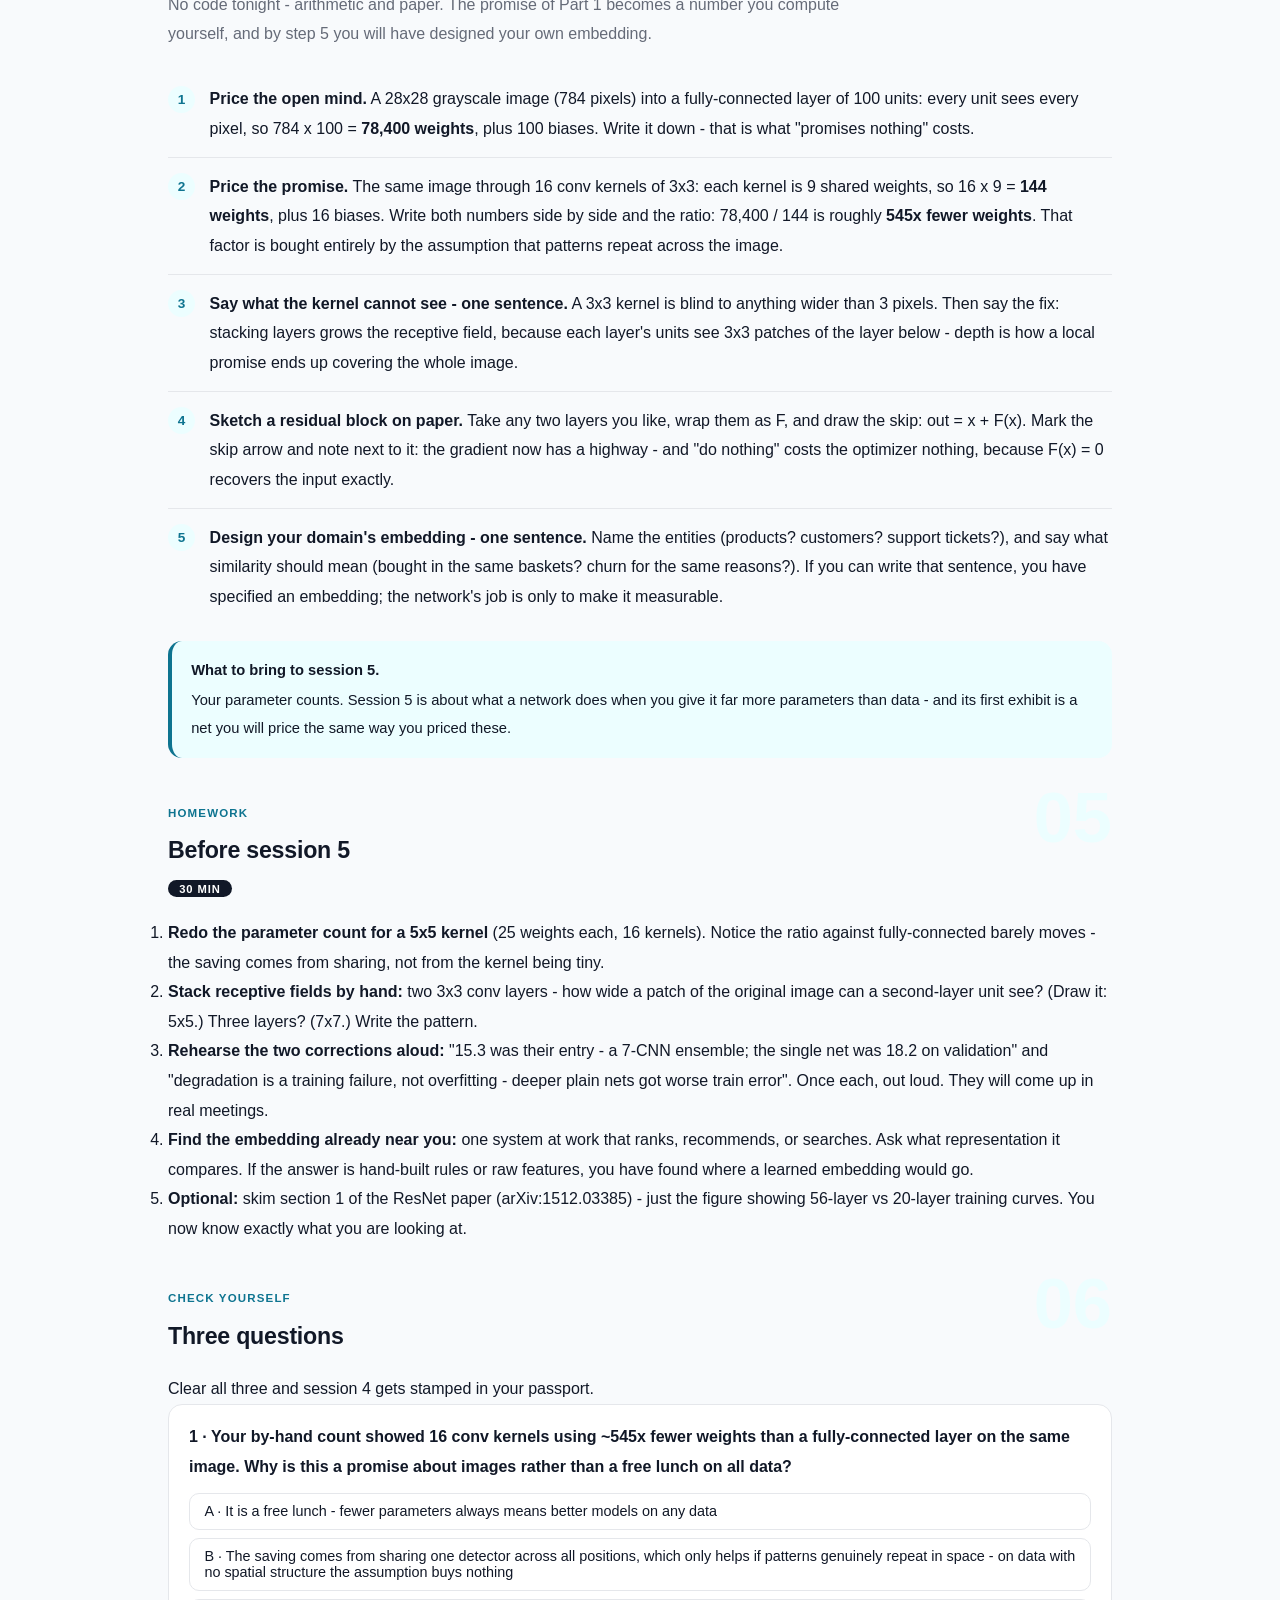
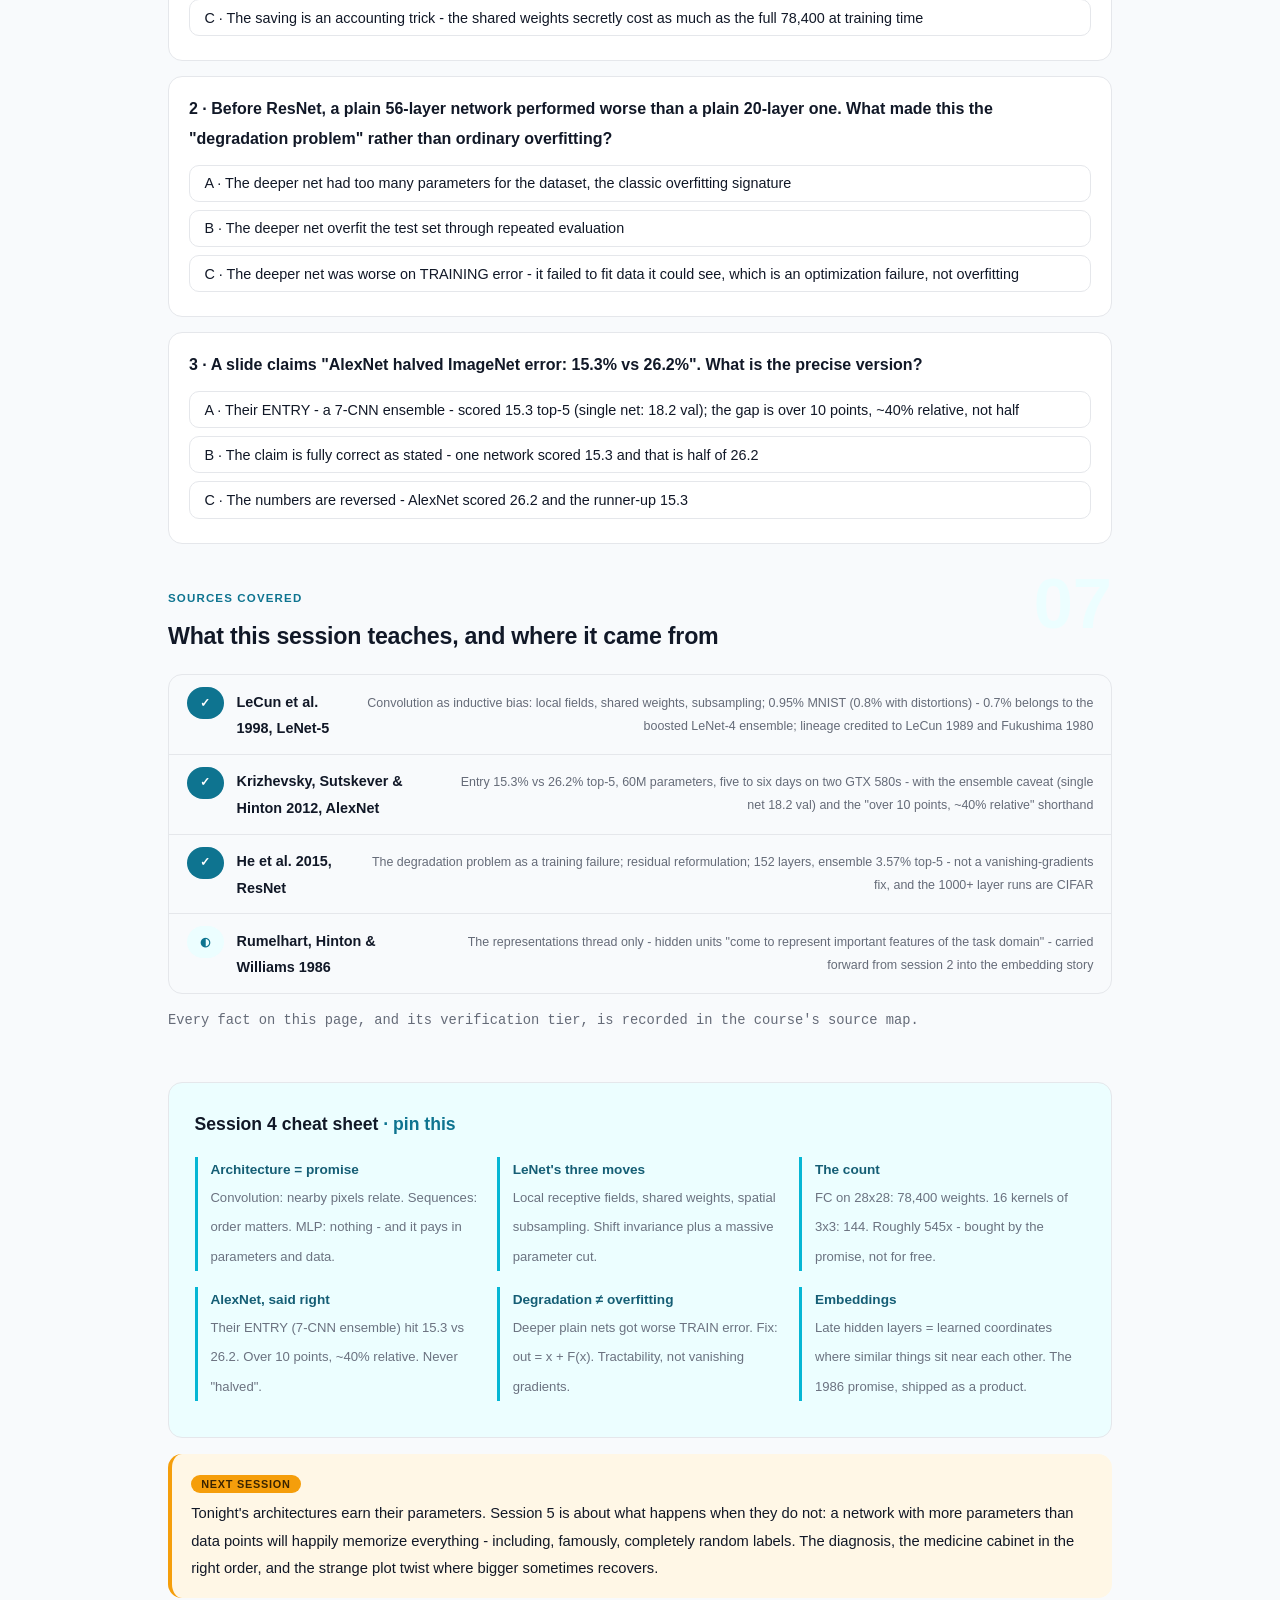
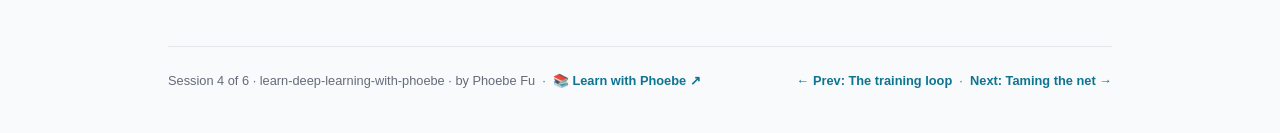
<file: courses/04-seeing-and-embedding.html>
<!DOCTYPE html>
<html lang="en">
<head>
<meta charset="UTF-8">
<meta name="viewport" content="width=device-width, initial-scale=1.0">
<!-- social:start -->
<meta name="description" content="Session 4 of 6. Architectures as promises about the data: convolution as inductive bias (LeNet), AlexNet and the GPU moment, ResNet's degradation problem, and embeddings as the product.">
<meta property="og:type" content="article">
<meta property="og:site_name" content="Learn with Phoebe">
<meta property="og:title" content="Seeing and embedding - learn deep learning with phoebe">
<meta property="og:description" content="Session 4 of 6. Convolution's promise, ResNet's real problem, and the layer you sell.">
<meta property="og:url" content="https://phoebefu6.github.io/learn-deep-learning-with-phoebe/courses/04-seeing-and-embedding.html">
<meta property="og:image" content="https://phoebefu6.github.io/learn-deep-learning-with-phoebe/assets/og-cover.png">
<meta property="og:image:width" content="1200">
<meta property="og:image:height" content="630">
<meta name="twitter:card" content="summary_large_image">
<meta name="twitter:title" content="Seeing and embedding - learn deep learning with phoebe">
<meta name="twitter:description" content="Session 4 of 6. Convolution's promise, ResNet's real problem, and the layer you sell.">
<meta name="twitter:image" content="https://phoebefu6.github.io/learn-deep-learning-with-phoebe/assets/og-cover.png">
<!-- social:end -->
<title>Session 4 · Seeing and embedding - learn deep learning with phoebe</title>
<link rel="stylesheet" href="../assets/style.css?v=23">
</head>
<body>

<div class="toolbar">
  <div class="wrap">
    <span class="crumb"><a href="../index.html">learn-deep-learning-with-phoebe</a> / Session 4 of 6</span>
    <button class="btn" id="toggle-all" type="button">Expand all</button>
    <button class="btn primary" id="zoom-toggle" type="button">Projector zoom: off</button>
  </div>
</div>

<header class="masthead">
  <div class="wrap">
    <div class="eyebrow">Learn Deep Learning with Phoebe · Session 4 of 6</div>
    <h1>Seeing and <span class="accent">embedding</span></h1>
    <p class="sub">Session 3 gave you the loop, and the loop will train whatever you wire in front of it. Tonight is about the wiring. An architecture, it turns out, is not a bag of tricks - it is a promise about the data, and the history of deep learning is the history of promises that paid off: convolution's bet that nearby pixels relate, AlexNet's bet on GPUs and scale, ResNet's bet that depth needed a highway, and the quiet industrial win of the hidden layer itself - the embedding, the part of the network businesses actually sell.</p>
    <div class="chip-row">
      <span class="chip level">🟠 Hands-on</span>
      <span class="chip audience">Builders - you own the loop from session 3</span>
      <span class="chip time">45 min</span>
    </div>
    <div class="agenda">
      <span class="a1" style="flex:1">0-3 · Welcome</span>
      <span class="a2" style="flex:5">3-22 · Architectures as promises</span>
      <span class="a3" style="flex:4">22-40 · Build-along: count what convolution saves</span>
      <span class="a4" style="flex:1">40-45 · Q&amp;A</span>
    </div>
  </div>
</header>

<main class="wrap">

  <!-- ============ INTRO ============ -->
  <section class="section" id="intro">
    <div class="section-kicker">
      <span class="klabel">Part 0</span>
      <h2>From loops to architectures</h2>
    </div>
    <p class="lede">You now own the five moves: forward, loss, backward, step, zero the gradients. The loop does not care what network you hand it - it trained the spiral net and it would train a thousand-layer monster with equal obedience. So the question moves up a level: what should you wire, and why does the shape of the wiring matter more than almost any knob you tuned last week? Tonight covers the three architectures that answered that question for vision, and the one output everyone quietly ships to production: the embedding.</p>

    <div class="legend">
      <span class="pill">🎫 Clear all three quiz questions to stamp your passport</span>
      <span class="pill">Live = presented in the 45 minutes</span>
      <span class="pill">Self-study = the full depth, after class</span>
    </div>

    <div class="callout win">
      <p><strong>★ What you walk out with tonight.</strong> A one-line definition of inductive bias you can defend in a review. The two most misquoted numbers in deep learning history (AlexNet's 15.3 and ResNet's 3.57), quoted correctly. And a by-hand parameter count that shows convolution saving roughly 545x - and what that saving costs.</p>
    </div>

    <details class="card" open>
      <summary><span class="mode live">Live</span>An architecture is a promise about the data<span class="mini">4 min</span><span class="caret">▶</span></summary>
      <div class="body">
        <p>Every architecture bakes in an assumption before a single gradient flows. <strong>Convolution promises that nearby pixels relate</strong> - that a pattern worth detecting in one corner is worth detecting in every corner. <strong>Sequence models promise that order matters</strong> - that yesterday constrains today. <strong>A plain MLP promises nothing at all</strong> - every input may relate to every other, equally, in any direction.</p>
        <p>Open-mindedness sounds like a virtue, but the MLP pays for it in parameters and data: with no assumption to lean on, every relationship must be learned from scratch, and the data must fund every one of those weights. When the promise matches the data, the architecture learns more from less. When it does not - and session 6's tabular showdown is exactly that mismatch - the promise is dead weight.</p>
        <div class="callout example">
          <span class="ex-pill">Real world</span>
          <p>You already run on promises. The tree course's booster promises that axis-aligned splits on individual features capture the signal - a promise tabular data usually keeps. Tonight's question, every time you meet a new dataset: what structure does this data actually have, and which architecture has already promised to exploit it?</p>
        </div>
      </div>
    </details>

    <details class="card">
      <summary><span class="mode self">Self-study</span>Tonight's vocabulary<span class="mini">3 min</span><span class="caret">▶</span></summary>
      <div class="body">
        <ul>
          <li><strong>Inductive bias</strong> - the assumptions an architecture makes before seeing data. The stronger and truer the bias, the less data pays.</li>
          <li><strong>Kernel / filter</strong> - a small grid of weights (3x3 tonight) slid across the image, computing the same detection everywhere.</li>
          <li><strong>Receptive field</strong> - the patch of input a given unit can actually see. Grows as layers stack.</li>
          <li><strong>Residual connection</strong> - a skip that adds a layer's input to its output: out = x + F(x). Session 4's second act.</li>
          <li><strong>Embedding</strong> - the activation vector of a late hidden layer, used as learned coordinates. Session 4's third act, and the one you can ship.</li>
        </ul>
      </div>
    </details>
  </section>

  <!-- ============ PART 1 ============ -->
  <section class="section" id="part-1">
    <div class="section-kicker">
      <span class="klabel">Part 1 · covers convolution as inductive bias</span>
      <h2>LeNet's three moves</h2>
      <span class="tag concept">7 min live</span>
    </div>
    <p class="lede">LeCun et al.'s 1998 LeNet-5 paper is the clearest statement of the promise ever written down. Three moves, each one a bet on how images work: <strong>local receptive fields</strong> (a unit looks at a neighborhood, not the whole image), <strong>shared weights</strong> (the same detector runs at every position), and <strong>spatial subsampling</strong> (nearby detections get pooled, buying tolerance to small shifts). Together: shift invariance, and a massive cut in parameters - all still trained end-to-end with the same gradient descent you ran last session.</p>

    <figure class="zoomable">
      <svg viewBox="0 0 880 400" xmlns="http://www.w3.org/2000/svg" role="img" aria-label="A 3x3 kernel sliding over an image grid, reusing the same nine weights at every position, compared with a fully connected layer that needs a weight per pixel per unit">
        <style>
          .n4aB { font: 700 12px Inter, sans-serif; fill: #fff; }
          .n4aW { font: 400 12px Inter, sans-serif; fill: #fff; }
          .n4aK { font: 700 12px Inter, sans-serif; fill: #111827; }
          .n4aT { font: 400 12px Inter, sans-serif; fill: #111827; }
          .n4aA { font: 700 12px Inter, sans-serif; fill: #92400E; }
          .n4aS { font: 400 11px Inter, sans-serif; fill: #6B7280; }
          .n4aN { font: 400 12px Inter, sans-serif; fill: #6B7280; }
        </style>
        <defs>
          <marker id="n4Ar" markerWidth="8" markerHeight="8" refX="7" refY="4" orient="auto"><path d="M0,0 L8,4 L0,8 z" fill="#D1D5DB"/></marker>
        </defs>
        <text class="n4aK" x="60" y="48">One kernel, every position</text>
        <g>
          <rect x="60" y="70" width="192" height="192" fill="#ECFEFF" stroke="#D1D5DB"/>
          <line x1="84" y1="70" x2="84" y2="262" stroke="#D1D5DB"/><line x1="108" y1="70" x2="108" y2="262" stroke="#D1D5DB"/><line x1="132" y1="70" x2="132" y2="262" stroke="#D1D5DB"/><line x1="156" y1="70" x2="156" y2="262" stroke="#D1D5DB"/><line x1="180" y1="70" x2="180" y2="262" stroke="#D1D5DB"/><line x1="204" y1="70" x2="204" y2="262" stroke="#D1D5DB"/><line x1="228" y1="70" x2="228" y2="262" stroke="#D1D5DB"/>
          <line x1="60" y1="94" x2="252" y2="94" stroke="#D1D5DB"/><line x1="60" y1="118" x2="252" y2="118" stroke="#D1D5DB"/><line x1="60" y1="142" x2="252" y2="142" stroke="#D1D5DB"/><line x1="60" y1="166" x2="252" y2="166" stroke="#D1D5DB"/><line x1="60" y1="190" x2="252" y2="190" stroke="#D1D5DB"/><line x1="60" y1="214" x2="252" y2="214" stroke="#D1D5DB"/><line x1="60" y1="238" x2="252" y2="238" stroke="#D1D5DB"/>
        </g>
        <rect x="60" y="70" width="72" height="72" fill="none" stroke="#F59E0B" stroke-width="3"/>
        <rect x="156" y="166" width="72" height="72" fill="none" stroke="#F59E0B" stroke-width="3" stroke-dasharray="6 4"/>
        <line x1="136" y1="146" x2="152" y2="162" stroke="#D1D5DB" stroke-width="2" marker-end="url(#n4Ar)"/>
        <text class="n4aA" x="60" y="290">the same 9 weights slide to every position</text>
        <text class="n4aS" x="60" y="310">28x28 image (drawn 8x8 here)</text>
        <rect x="430" y="70" width="390" height="76" rx="10" fill="#155E75"/>
        <text class="n4aB" x="450" y="100">Fully connected layer, 100 units</text>
        <text class="n4aW" x="450" y="124">784 pixels x 100 = 78,400 weights + 100 biases</text>
        <rect x="430" y="166" width="390" height="76" rx="10" fill="#ECFEFF" stroke="#0E7490" stroke-width="1.5"/>
        <text class="n4aK" x="450" y="196">16 conv kernels of 3x3</text>
        <text class="n4aT" x="450" y="220">16 x 9 = 144 weights + 16 biases</text>
        <rect x="430" y="262" width="390" height="58" rx="10" fill="#FFF7E6" stroke="#F59E0B" stroke-width="1.5"/>
        <text class="n4aA" x="450" y="286">~545x fewer weights</text>
        <text class="n4aT" x="450" y="306">because the kernel promises: patterns repeat in space</text>
        <text class="n4aN" x="60" y="356">A vertical-edge detector useful at (3, 4) is useful at (20, 9) too - so LeNet learns it once and reuses it.</text>
        <text class="n4aN" x="60" y="378">The saving is a promise about images, not a discount on all data. Break the promise and you paid for nothing.</text>
      </svg>
      <figcaption>🔍 Click to zoom - the same nine weights everywhere, and what that buys</figcaption>
    </figure>

    <details class="card">
      <summary><span class="mode live">Live</span>The numbers, said correctly<span class="mini">4 min</span><span class="caret">▶</span></summary>
      <div class="body">
        <p>LeNet-5 reached <strong>0.95 percent test error on MNIST digits</strong>, and 0.8 percent when the training set was augmented with distorted copies. Trained end-to-end with gradient descent - the promise did not need a special optimizer, just the loop you already run.</p>
        <ul>
          <li><strong>Precision trap:</strong> the 0.7 percent sometimes quoted from that paper belongs to <em>boosted LeNet-4</em> - an ensemble, not LeNet-5. Same lesson as every headline number tonight: check whether it is one model or a committee.</li>
          <li><strong>Lineage trap:</strong> convolution did not appear in 1998. LeCun's zip-code nets used it in 1989, and the architectural idea traces to Fukushima's Neocognitron in 1980. 1998 is when the recipe was written down cleanly, not when it was invented.</li>
        </ul>
        <div class="callout tip">
          <p><strong>What the 3x3 kernel cannot do:</strong> see anything wider than 3 pixels. One conv layer is nearsighted by design. The fix is stacking - each layer's units look at 3x3 patches of the layer below, so the effective receptive field grows with depth. Depth is how convolution keeps its local promise and still ends up seeing the whole image.</p>
        </div>
      </div>
    </details>

    <details class="card">
      <summary><span class="mode self">Self-study</span>The three moves, one table<span class="mini">3 min</span><span class="caret">▶</span></summary>
      <div class="body">
        <table class="clean">
          <tr><th>Move</th><th>The promise it encodes</th><th>What it buys</th></tr>
          <tr><td><strong>Local receptive fields</strong></td><td>Meaning is local: edges, corners, strokes live in small neighborhoods</td><td>Each unit needs 9 weights, not 784</td></tr>
          <tr><td><strong>Shared weights</strong></td><td>A pattern worth detecting here is worth detecting everywhere</td><td>One detector serves all positions - the ~545x cut</td></tr>
          <tr><td><strong>Spatial subsampling</strong></td><td>The exact pixel position of a detection matters less than its rough location</td><td>Tolerance to small shifts and distortions</td></tr>
        </table>
        <p>All three are restrictions - the network is <em>less</em> free than an MLP. That is the point. Inductive bias is the art of forbidding the network from learning things that cannot be true of the data.</p>
      </div>
    </details>
  </section>

  <!-- ============ PART 2 ============ -->
  <section class="section" id="part-2">
    <div class="section-kicker">
      <span class="klabel">Part 2 · covers scale and depth</span>
      <h2>AlexNet and ResNet: the two numbers everyone misquotes</h2>
      <span class="tag concept">8 min live</span>
    </div>
    <p class="lede">Two papers turned convolution's promise into the modern field: AlexNet proved the promise scales, ResNet proved depth could be made trainable. Both come with a famous number, and both numbers are routinely quoted wrong. Tonight you learn the numbers <em>with their fine print</em>, because precision here is a professional tell.</p>

    <details class="card">
      <summary><span class="mode live">Live</span>AlexNet 2012: the GPU moment, quoted exactly<span class="mini">4 min</span><span class="caret">▶</span></summary>
      <div class="body">
        <p>Krizhevsky, Sutskever and Hinton entered the ILSVRC-2012 image recognition challenge with a 60-million-parameter convolutional network and, in the paper's own words:</p>
        <div class="prompt-box good"><span class="label">The paper's words</span>"...winning top-5 test error rate of 15.3%, compared to 26.2% achieved by the second-best entry." The network took "between five and six days to train on two GTX 580 3GB GPUs".</div>
        <p>Now the fine print, which is course content, not a footnote:</p>
        <ul>
          <li><strong>15.3 was their ENTRY - a 7-CNN ensemble.</strong> The single network scored 18.2 percent on validation. Say "their entry scored 15.3", never "the network scored 15.3".</li>
          <li><strong>The runner-up at 26.2 was classical computer vision</strong> - hand-engineered features, the best the old paradigm had. That is what makes the gap historic: it was a paradigm gap, not a tuning gap.</li>
          <li><strong>The accurate shorthand:</strong> AlexNet's entry cut top-5 error by over 10 points, roughly 40 percent relative. Never say "halved" - it overshoots.</li>
        </ul>
        <div class="callout example">
          <span class="ex-pill">Real world</span>
          <p>Five to six days on two consumer gaming GPUs. The bitter economics lesson of 2012 was not the architecture - LeNet had the promise 14 years earlier - it was that compute plus data had finally caught up to the promise. When you evaluate a deep learning pitch, ask the AlexNet question: does this team have the data and compute to fund the architecture they chose?</p>
        </div>
      </div>
    </details>

    <details class="card">
      <summary><span class="mode live">Live</span>ResNet 2015: the degradation problem<span class="mini">4 min</span><span class="caret">▶</span></summary>
      <div class="body">
        <p>By 2015 the field had a strange embarrassment. He et al. open their paper with it:</p>
        <div class="prompt-box good"><span class="label">The paper's words</span>"Deeper neural networks are more difficult to train." Their fix: "explicitly reformulate the layers as learning residual functions with reference to the layer inputs."</div>
        <p>The embarrassment, precisely: stack more plain layers and <strong>training error got worse</strong>. Not test error - training error. A 56-layer plain net fit the training data worse than a 20-layer one. That rules out overfitting entirely (an overfitter aces training and flunks test). This is the <strong>degradation problem</strong>: an optimization failure, a network that mathematically contains the shallower solution but that gradient descent cannot steer to it.</p>
        <p>The residual fix is one addition: out = x + F(x). Each block now learns the <em>difference</em> from identity, and doing nothing (F = 0) is trivially learnable. Result: 152 layers, "8x deeper than VGG", and first place at ILSVRC 2015 with a top-5 error of 3.57 percent.</p>
        <ul>
          <li><strong>Precision trap:</strong> 3.57 is - again - an <em>ensemble</em> number. The committee habit runs right through this history.</li>
          <li><strong>Mechanism trap:</strong> "ResNet fixed vanishing gradients" is wrong. Batch normalization had largely handled vanishing gradients already; the paper's claim is <strong>optimization tractability</strong> - identity shortcuts make the deeper solution easy to find.</li>
          <li><strong>Scope trap:</strong> the celebrated 1000+ layer experiments are on CIFAR, not ImageNet.</li>
        </ul>
      </div>
    </details>

    <figure class="zoomable">
      <svg viewBox="0 0 880 390" xmlns="http://www.w3.org/2000/svg" role="img" aria-label="Left: training error curves showing a plain 56-layer network staying worse than a plain 20-layer network. Right: the residual block, where the input skips around the weight layers and is added back, giving out equals x plus F of x">
        <style>
          .n4bB { font: 700 12px Inter, sans-serif; fill: #fff; }
          .n4bW { font: 400 12px Inter, sans-serif; fill: #fff; }
          .n4bK { font: 700 12px Inter, sans-serif; fill: #111827; }
          .n4bT { font: 400 12px Inter, sans-serif; fill: #111827; }
          .n4bR { font: 700 12px Inter, sans-serif; fill: #991B1B; }
          .n4bP { font: 700 12px Inter, sans-serif; fill: #0E7490; }
          .n4bS { font: 400 11px Inter, sans-serif; fill: #6B7280; }
          .n4bN { font: 400 12px Inter, sans-serif; fill: #6B7280; }
        </style>
        <defs>
          <marker id="n4Br" markerWidth="8" markerHeight="8" refX="7" refY="4" orient="auto"><path d="M0,0 L8,4 L0,8 z" fill="#D1D5DB"/></marker>
        </defs>
        <text class="n4bK" x="60" y="48">The degradation problem (TRAIN error)</text>
        <line x1="80" y1="70" x2="80" y2="280" stroke="#6B7280" stroke-width="1.5"/>
        <line x1="80" y1="280" x2="410" y2="280" stroke="#6B7280" stroke-width="1.5"/>
        <text class="n4bS" x="86" y="84">training error</text>
        <text class="n4bS" x="300" y="298">training iterations</text>
        <path d="M90,110 C160,165 240,185 400,193" fill="none" stroke="#991B1B" stroke-width="2.5"/>
        <path d="M90,120 C160,190 240,225 400,238" fill="none" stroke="#0E7490" stroke-width="2.5"/>
        <text class="n4bR" x="248" y="170">plain 56-layer: WORSE</text>
        <text class="n4bP" x="248" y="262">plain 20-layer</text>
        <text class="n4bT" x="90" y="322">Worse on the data it trains on - so this is</text>
        <text class="n4bT" x="90" y="340">an optimization failure, not overfitting.</text>
        <text class="n4bK" x="530" y="48">The residual fix</text>
        <rect x="560" y="62" width="160" height="40" rx="10" fill="#ECFEFF" stroke="#0E7490" stroke-width="1.5"/>
        <text class="n4bK" x="640" y="87" text-anchor="middle">input x</text>
        <line x1="640" y1="102" x2="640" y2="134" stroke="#D1D5DB" stroke-width="2" marker-end="url(#n4Br)"/>
        <rect x="560" y="138" width="160" height="56" rx="10" fill="#155E75"/>
        <text class="n4bB" x="640" y="162" text-anchor="middle">weight layers</text>
        <text class="n4bW" x="640" y="182" text-anchor="middle">learn F(x)</text>
        <line x1="640" y1="194" x2="640" y2="226" stroke="#D1D5DB" stroke-width="2" marker-end="url(#n4Br)"/>
        <circle cx="640" cy="252" r="22" fill="#F59E0B"/>
        <text class="n4bK" x="640" y="258" text-anchor="middle">+</text>
        <path d="M724,82 C812,82 812,246 668,251" fill="none" stroke="#D1D5DB" stroke-width="2" marker-end="url(#n4Br)"/>
        <text class="n4bP" x="752" y="272">skip: identity,</text>
        <text class="n4bP" x="752" y="288">gradient highway</text>
        <line x1="640" y1="274" x2="640" y2="300" stroke="#D1D5DB" stroke-width="2" marker-end="url(#n4Br)"/>
        <rect x="548" y="304" width="184" height="40" rx="10" fill="#ECFEFF" stroke="#0E7490" stroke-width="1.5"/>
        <text class="n4bK" x="640" y="329" text-anchor="middle">out = x + F(x)</text>
        <text class="n4bN" x="60" y="378">Learning "do nothing" now means F(x) = 0 - trivial. The deeper net can always match the shallower one, then improve.</text>
      </svg>
      <figcaption>🔍 Click to zoom - deeper got worse on TRAIN error, and the one addition that fixed it</figcaption>
    </figure>

    <details class="card">
      <summary><span class="mode self">Self-study</span>This is session 3's spiral lesson, in architecture form<span class="mini">3 min</span><span class="caret">▶</span></summary>
      <div class="body">
        <p>Remember the spiral: the 1x8 net sat at 55 percent looking like a capacity problem, then the same net hit 100 with a hotter rate and more epochs. <strong>The capacity was there; the optimizer had not arrived.</strong> The degradation problem is the same story at scale: the 56-layer plain net contained the 20-layer solution (set 36 layers to identity), but gradient descent could not find it.</p>
        <p>Residual connections are the architectural version of that lesson: instead of asking the optimizer to work harder, reshape the problem so the good solutions are easy to reach. Capacity is not just what a network <em>can</em> express - it is what the optimizer can <em>find</em>. ResNet moved "find" closer to "can".</p>
      </div>
    </details>
  </section>

  <!-- ============ PART 3 ============ -->
  <section class="section" id="part-3">
    <div class="section-kicker">
      <span class="klabel">Part 3 · covers representations as the product</span>
      <h2>Embeddings: the layer you actually ship</h2>
      <span class="tag concept">4 min live</span>
    </div>
    <p class="lede">Back in session 2 you met the 1986 backprop paper's real pitch - not the algorithm, the payoff: hidden units "come to represent important features of the task domain". Four decades later that sentence is an industry. The layers <em>before</em> the output are a learned coordinate system where similar things sit near each other - and word embeddings, product embeddings, and customer embeddings are exactly that: hidden-layer activations, extracted and sold as a feature.</p>

    <figure class="zoomable">
      <svg viewBox="0 0 880 360" xmlns="http://www.w3.org/2000/svg" role="img" aria-label="A 2D projection of an embedding space: dresses cluster near skirts, jeans near cargo pants, and returns-risk customers form their own cluster, with distance meaning learned similarity">
        <style>
          .n4cK { font: 700 12px Inter, sans-serif; fill: #111827; }
          .n4cT { font: 400 11px Inter, sans-serif; fill: #111827; }
          .n4cA { font: 700 11px Inter, sans-serif; fill: #92400E; }
          .n4cP { font: 700 11px Inter, sans-serif; fill: #0E7490; }
          .n4cS { font: 400 11px Inter, sans-serif; fill: #6B7280; }
          .n4cN { font: 400 12px Inter, sans-serif; fill: #6B7280; }
        </style>
        <defs>
          <marker id="n4Cr" markerWidth="8" markerHeight="8" refX="7" refY="4" orient="auto"><path d="M0,0 L8,4 L0,8 z" fill="#D1D5DB"/></marker>
          <marker id="n4Cl" markerWidth="8" markerHeight="8" refX="1" refY="4" orient="auto"><path d="M8,0 L0,4 L8,8 z" fill="#D1D5DB"/></marker>
        </defs>
        <text class="n4cK" x="60" y="44">The embedding space (2D projection)</text>
        <rect x="60" y="58" width="520" height="252" rx="12" fill="#ECFEFF" stroke="#D1D5DB"/>
        <ellipse cx="160" cy="130" rx="82" ry="52" fill="none" stroke="#D1D5DB" stroke-dasharray="6 4"/>
        <circle cx="130" cy="112" r="6" fill="#155E75"/><text class="n4cT" x="142" y="108">dress</text>
        <circle cx="178" cy="132" r="6" fill="#155E75"/><text class="n4cT" x="190" y="128">skirt</text>
        <circle cx="122" cy="152" r="6" fill="#155E75"/><text class="n4cT" x="134" y="156">gown</text>
        <ellipse cx="330" cy="242" rx="88" ry="46" fill="none" stroke="#D1D5DB" stroke-dasharray="6 4"/>
        <circle cx="298" cy="230" r="6" fill="#0E7490"/><text class="n4cT" x="310" y="226">jeans</text>
        <circle cx="352" cy="250" r="6" fill="#0E7490"/><text class="n4cT" x="364" y="246">cargo pants</text>
        <circle cx="292" cy="262" r="6" fill="#0E7490"/><text class="n4cT" x="304" y="266">joggers</text>
        <ellipse cx="478" cy="120" rx="80" ry="50" fill="none" stroke="#F59E0B" stroke-dasharray="6 4"/>
        <circle cx="452" cy="104" r="6" fill="#F59E0B"/>
        <circle cx="492" cy="122" r="6" fill="#F59E0B"/>
        <circle cx="458" cy="142" r="6" fill="#F59E0B"/>
        <text class="n4cA" x="424" y="88">returns-risk customers</text>
        <line x1="222" y1="156" x2="272" y2="212" stroke="#D1D5DB" stroke-width="2" marker-start="url(#n4Cl)" marker-end="url(#n4Cr)"/>
        <text class="n4cP" x="98" y="200">distance = learned similarity</text>
        <text class="n4cK" x="620" y="90">What the dots are</text>
        <text class="n4cS" x="620" y="114">Each dot is a hidden-layer</text>
        <text class="n4cS" x="620" y="132">activation vector, projected</text>
        <text class="n4cS" x="620" y="150">down to 2D for viewing.</text>
        <text class="n4cS" x="620" y="182">Nobody placed these points.</text>
        <text class="n4cS" x="620" y="200">Training on the task pushed</text>
        <text class="n4cS" x="620" y="218">similar things together -</text>
        <text class="n4cS" x="620" y="236">the 1986 promise, made</text>
        <text class="n4cS" x="620" y="254">measurable and sellable.</text>
        <text class="n4cN" x="60" y="340">The output layer answers one question. The layer before it answers thousands - that is why embeddings get shipped.</text>
      </svg>
      <figcaption>🔍 Click to zoom - the hidden layer as a learned coordinate system</figcaption>
    </figure>

    <details class="card">
      <summary><span class="mode live">Live</span>From 1986's promise to a product<span class="mini">3 min</span><span class="caret">▶</span></summary>
      <div class="body">
        <p>Train a network on any task and the late hidden layers become a map: inputs the task treats similarly end up close together. Extract that vector and you have an embedding - a learned feature that other models, searches, and recommenders can reuse. The classifier was the training exercise; the representation is the asset.</p>
        <div class="callout example">
          <span class="ex-pill">Real world</span>
          <p>Mango Lane could embed products from co-purchase sequences: train a net to predict what gets bought together, then harvest the hidden layer. Products bought in similar contexts land near each other - dresses near skirts - without anyone tagging categories. The recommendation course's matrix factorization is a shallow cousin of exactly this: two embedding tables and a dot product, no depth.</p>
        </div>
        <div class="callout tip">
          <p><strong>The honest boundary.</strong> Transformers and LLMs are this idea at industrial scale - embeddings of words and their contexts, stacked and refined. They belong to the GenAI shelf of this hub, and this course stops at the pointer. What you should carry across: when someone says "the model understands", the checkable claim underneath is "the embedding places similar things near each other".</p>
        </div>
      </div>
    </details>
  </section>

  <!-- ============ DEMO ============ -->
  <section class="section" id="demo-1">
    <div class="section-kicker">
      <span class="klabel">Build-along</span>
      <h2>Count what convolution saves</h2>
      <span class="tag demo">★ 18 min · everyone builds</span>
    </div>
    <p class="lede">No code tonight - arithmetic and paper. The promise of Part 1 becomes a number you compute yourself, and by step 5 you will have designed your own embedding.</p>

    <div class="steps">
      <div class="step"><p><strong>Price the open mind.</strong> A 28x28 grayscale image (784 pixels) into a fully-connected layer of 100 units: every unit sees every pixel, so 784 x 100 = <strong>78,400 weights</strong>, plus 100 biases. Write it down - that is what "promises nothing" costs.</p></div>
      <div class="step"><p><strong>Price the promise.</strong> The same image through 16 conv kernels of 3x3: each kernel is 9 shared weights, so 16 x 9 = <strong>144 weights</strong>, plus 16 biases. Write both numbers side by side and the ratio: 78,400 / 144 is roughly <strong>545x fewer weights</strong>. That factor is bought entirely by the assumption that patterns repeat across the image.</p></div>
      <div class="step"><p><strong>Say what the kernel cannot see - one sentence.</strong> A 3x3 kernel is blind to anything wider than 3 pixels. Then say the fix: stacking layers grows the receptive field, because each layer's units see 3x3 patches of the layer below - depth is how a local promise ends up covering the whole image.</p></div>
      <div class="step"><p><strong>Sketch a residual block on paper.</strong> Take any two layers you like, wrap them as F, and draw the skip: out = x + F(x). Mark the skip arrow and note next to it: the gradient now has a highway - and "do nothing" costs the optimizer nothing, because F(x) = 0 recovers the input exactly.</p></div>
      <div class="step"><p><strong>Design your domain's embedding - one sentence.</strong> Name the entities (products? customers? support tickets?), and say what similarity should mean (bought in the same baskets? churn for the same reasons?). If you can write that sentence, you have specified an embedding; the network's job is only to make it measurable.</p></div>
    </div>

    <div class="callout tip">
      <p><strong>What to bring to session 5.</strong> Your parameter counts. Session 5 is about what a network does when you give it far more parameters than data - and its first exhibit is a net you will price the same way you priced these.</p>
    </div>
  </section>

  <!-- ============ HOMEWORK ============ -->
  <section class="section" id="exercise">
    <div class="section-kicker">
      <span class="klabel">Homework</span>
      <h2>Before session 5</h2>
      <span class="tag exercise">30 min</span>
    </div>
    <ol>
      <li><strong>Redo the parameter count for a 5x5 kernel</strong> (25 weights each, 16 kernels). Notice the ratio against fully-connected barely moves - the saving comes from sharing, not from the kernel being tiny.</li>
      <li><strong>Stack receptive fields by hand:</strong> two 3x3 conv layers - how wide a patch of the original image can a second-layer unit see? (Draw it: 5x5.) Three layers? (7x7.) Write the pattern.</li>
      <li><strong>Rehearse the two corrections aloud:</strong> "15.3 was their entry - a 7-CNN ensemble; the single net was 18.2 on validation" and "degradation is a training failure, not overfitting - deeper plain nets got worse train error". Once each, out loud. They will come up in real meetings.</li>
      <li><strong>Find the embedding already near you:</strong> one system at work that ranks, recommends, or searches. Ask what representation it compares. If the answer is hand-built rules or raw features, you have found where a learned embedding would go.</li>
      <li><strong>Optional:</strong> skim section 1 of the ResNet paper (arXiv:1512.03385) - just the figure showing 56-layer vs 20-layer training curves. You now know exactly what you are looking at.</li>
    </ol>
  </section>

  <!-- ============ QUIZ ============ -->
  <section class="section" id="quiz">
    <div class="section-kicker">
      <span class="klabel">Check yourself</span>
      <h2>Three questions</h2>
    </div>
    <p>Clear all three and session 4 gets stamped in your passport.</p>

    <div class="quiz-q" data-answer="1">
      <p class="qtext">1 · Your by-hand count showed 16 conv kernels using ~545x fewer weights than a fully-connected layer on the same image. Why is this a promise about images rather than a free lunch on all data?</p>
      <button class="qopt" type="button">A · It is a free lunch - fewer parameters always means better models on any data</button>
      <button class="qopt" type="button">B · The saving comes from sharing one detector across all positions, which only helps if patterns genuinely repeat in space - on data with no spatial structure the assumption buys nothing</button>
      <button class="qopt" type="button">C · The saving is an accounting trick - the shared weights secretly cost as much as the full 78,400 at training time</button>
      <p class="qwhy">Shared weights encode "a pattern worth detecting here is worth detecting everywhere" - true of images, where a vertical edge means the same thing at any position. On data without that structure (session 6's tabular churn table, for instance), the restriction removes capacity the data actually needed. Inductive bias is a bet: 545x cheaper when it pays, dead weight when it does not.</p>
    </div>

    <div class="quiz-q" data-answer="2">
      <p class="qtext">2 · Before ResNet, a plain 56-layer network performed worse than a plain 20-layer one. What made this the "degradation problem" rather than ordinary overfitting?</p>
      <button class="qopt" type="button">A · The deeper net had too many parameters for the dataset, the classic overfitting signature</button>
      <button class="qopt" type="button">B · The deeper net overfit the test set through repeated evaluation</button>
      <button class="qopt" type="button">C · The deeper net was worse on TRAINING error - it failed to fit data it could see, which is an optimization failure, not overfitting</button>
      <p class="qwhy">An overfitter aces training and flunks test. The 56-layer plain net got worse on the training set itself, despite mathematically containing the 20-layer solution. He et al.'s fix reformulates layers "as learning residual functions with reference to the layer inputs" - making "do nothing" trivially learnable. And note the adjacent trap: this is optimization tractability, not vanishing gradients - BatchNorm had largely handled those.</p>
    </div>

    <div class="quiz-q" data-answer="0">
      <p class="qtext">3 · A slide claims "AlexNet halved ImageNet error: 15.3% vs 26.2%". What is the precise version?</p>
      <button class="qopt" type="button">A · Their ENTRY - a 7-CNN ensemble - scored 15.3 top-5 (single net: 18.2 val); the gap is over 10 points, ~40% relative, not half</button>
      <button class="qopt" type="button">B · The claim is fully correct as stated - one network scored 15.3 and that is half of 26.2</button>
      <button class="qopt" type="button">C · The numbers are reversed - AlexNet scored 26.2 and the runner-up 15.3</button>
      <p class="qwhy">The paper reports a "winning top-5 test error rate of 15.3%, compared to 26.2% achieved by the second-best entry" - and that winning entry averaged 7 CNNs, with the single network at 18.2 percent validation. 26.2 to 15.3 is not halving; "cut top-5 by over 10 points, roughly 40 percent relative" is the honest shorthand. Say "their entry" and you will be more precise than most conference speakers.</p>
    </div>

    <p class="quiz-score"></p>
  </section>

  <!-- ============ OFFICIAL COVERAGE ============ -->
  <section class="section" id="official">
    <div class="section-kicker">
      <span class="klabel">Sources covered</span>
      <h2>What this session teaches, and where it came from</h2>
    </div>
    <div class="covered">
      <div class="covered-row"><span class="status pill solid">✓</span><span class="name">LeCun et al. 1998, LeNet-5</span><span class="note">Convolution as inductive bias: local fields, shared weights, subsampling; 0.95% MNIST (0.8% with distortions) - 0.7% belongs to the boosted LeNet-4 ensemble; lineage credited to LeCun 1989 and Fukushima 1980</span></div>
      <div class="covered-row"><span class="status pill solid">✓</span><span class="name">Krizhevsky, Sutskever &amp; Hinton 2012, AlexNet</span><span class="note">Entry 15.3% vs 26.2% top-5, 60M parameters, five to six days on two GTX 580s - with the ensemble caveat (single net 18.2 val) and the "over 10 points, ~40% relative" shorthand</span></div>
      <div class="covered-row"><span class="status pill solid">✓</span><span class="name">He et al. 2015, ResNet</span><span class="note">The degradation problem as a training failure; residual reformulation; 152 layers, ensemble 3.57% top-5 - not a vanishing-gradients fix, and the 1000+ layer runs are CIFAR</span></div>
      <div class="covered-row"><span class="status pill light">◐</span><span class="name">Rumelhart, Hinton &amp; Williams 1986</span><span class="note">The representations thread only - hidden units "come to represent important features of the task domain" - carried forward from session 2 into the embedding story</span></div>
    </div>
    <p class="mono" style="margin-top:14px">Every fact on this page, and its verification tier, is recorded in the course's source map.</p>
  </section>

  <!-- ============ CHEAT SHEET ============ -->
  <section class="cheat" id="cheatsheet">
    <h3>Session 4 cheat sheet <span>· pin this</span></h3>
    <div class="grid-2">
      <div class="cheat-item"><b>Architecture = promise</b><span>Convolution: nearby pixels relate. Sequences: order matters. MLP: nothing - and it pays in parameters and data.</span></div>
      <div class="cheat-item"><b>LeNet's three moves</b><span>Local receptive fields, shared weights, spatial subsampling. Shift invariance plus a massive parameter cut.</span></div>
      <div class="cheat-item"><b>The count</b><span>FC on 28x28: 78,400 weights. 16 kernels of 3x3: 144. Roughly 545x - bought by the promise, not for free.</span></div>
      <div class="cheat-item"><b>AlexNet, said right</b><span>Their ENTRY (7-CNN ensemble) hit 15.3 vs 26.2. Over 10 points, ~40% relative. Never "halved".</span></div>
      <div class="cheat-item"><b>Degradation ≠ overfitting</b><span>Deeper plain nets got worse TRAIN error. Fix: out = x + F(x). Tractability, not vanishing gradients.</span></div>
      <div class="cheat-item"><b>Embeddings</b><span>Late hidden layers = learned coordinates where similar things sit near each other. The 1986 promise, shipped as a product.</span></div>
    </div>
  </section>

  <div class="callout next">
    <span class="nx-pill">Next session</span>
    <p>Tonight's architectures earn their parameters. Session 5 is about what happens when they do not: a network with more parameters than data points will happily memorize everything - including, famously, completely random labels. The diagnosis, the medicine cabinet in the right order, and the strange plot twist where bigger sometimes recovers.</p>
  </div>

  <footer class="pagefoot">
    <span>Session 4 of 6 · learn-deep-learning-with-phoebe · by Phoebe Fu &nbsp;·&nbsp; 📚 <a href="https://phoebefu6.github.io/learn-with-phoebe/">Learn with Phoebe ↗</a></span>
    <span><a href="03-the-training-loop.html">← Prev: The training loop</a> &nbsp;·&nbsp; <a href="05-taming-the-net.html">Next: Taming the net →</a></span>
  </footer>

</main>

<script src="../assets/app.js?v=21"></script>
</body>
</html>
</file>
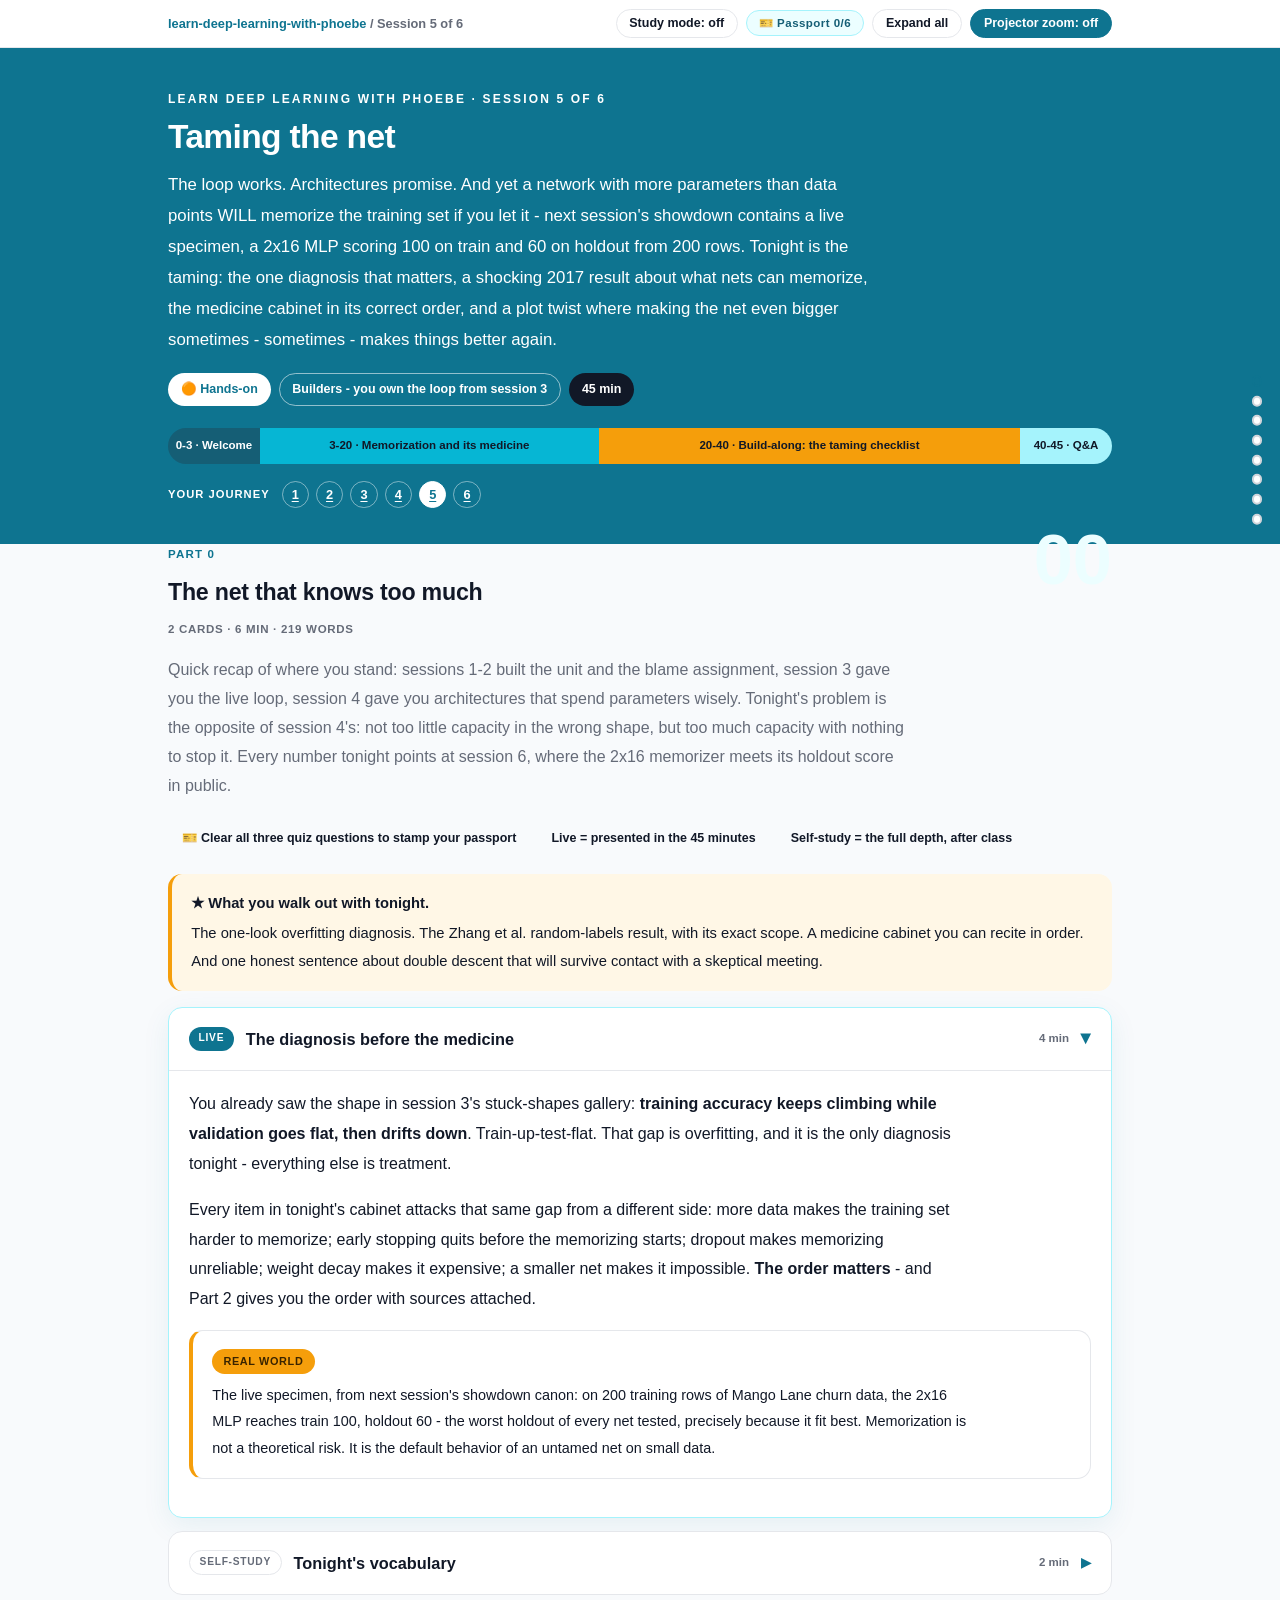
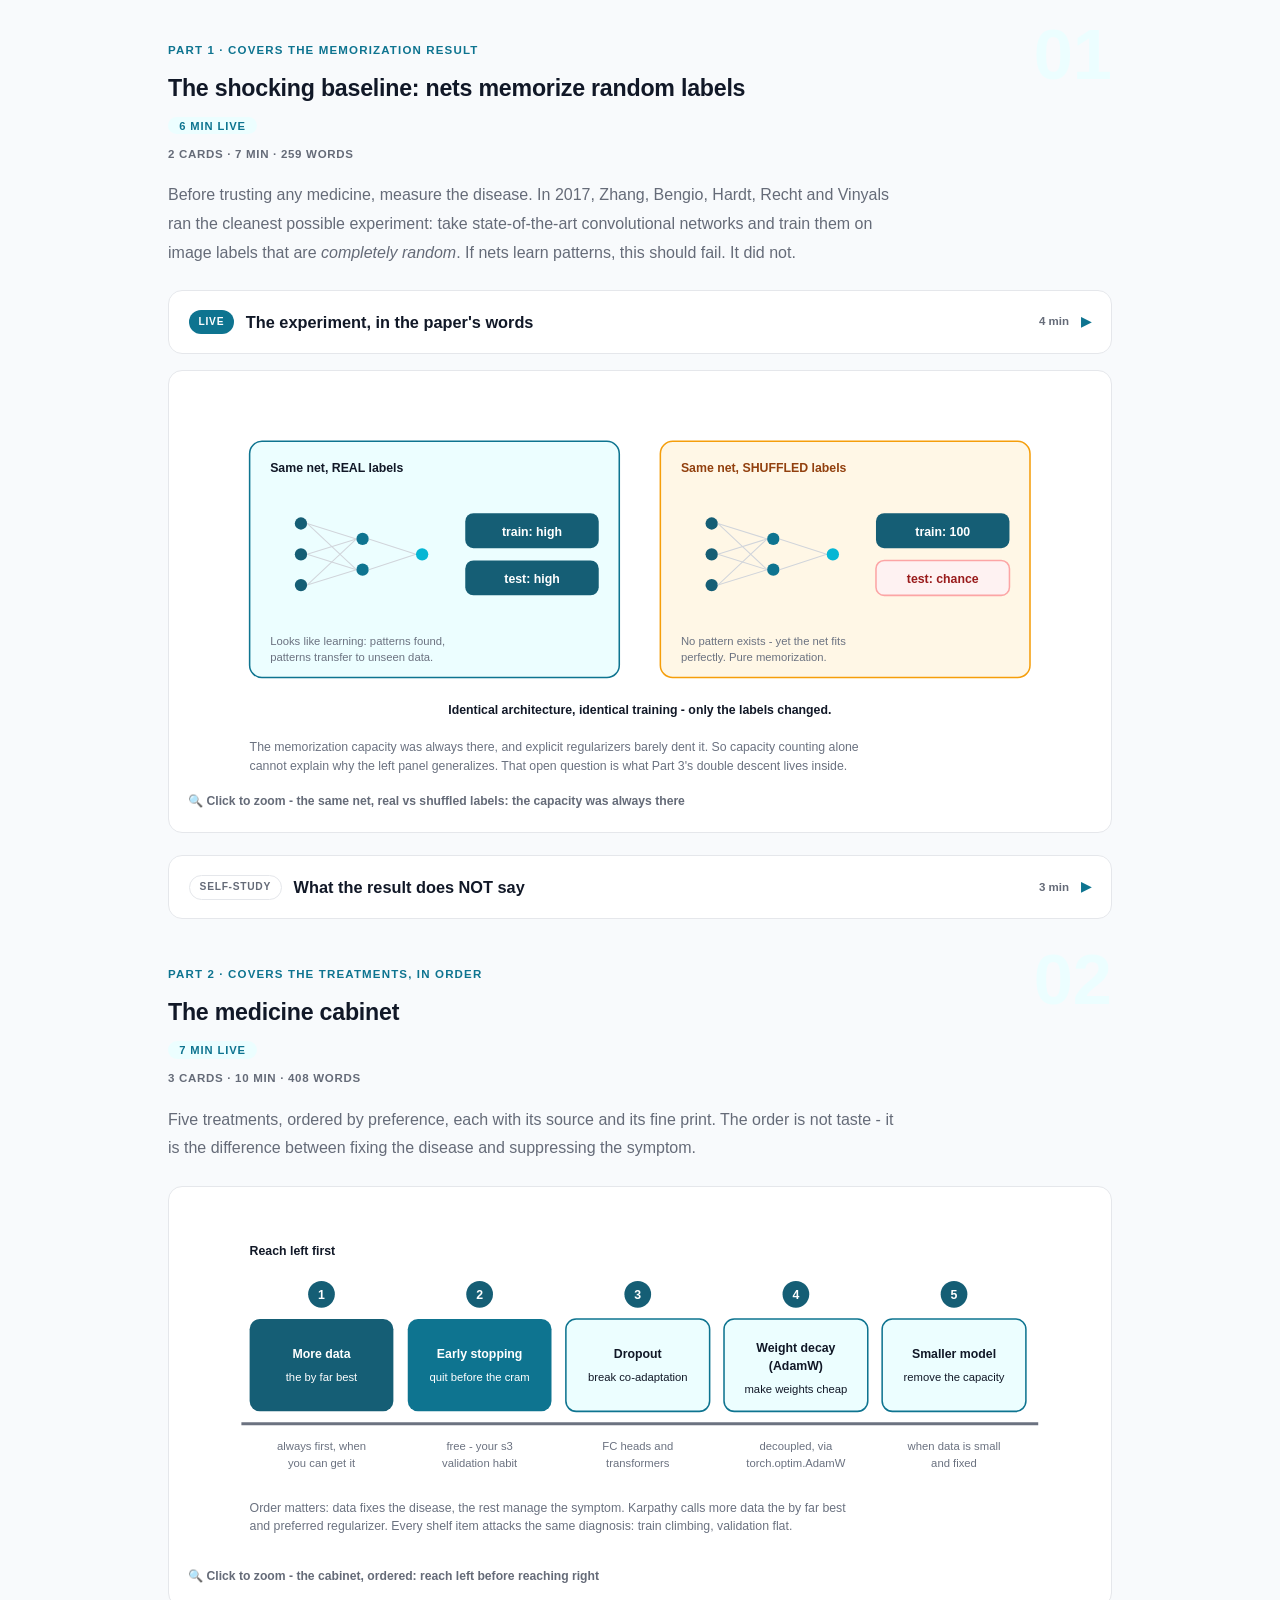
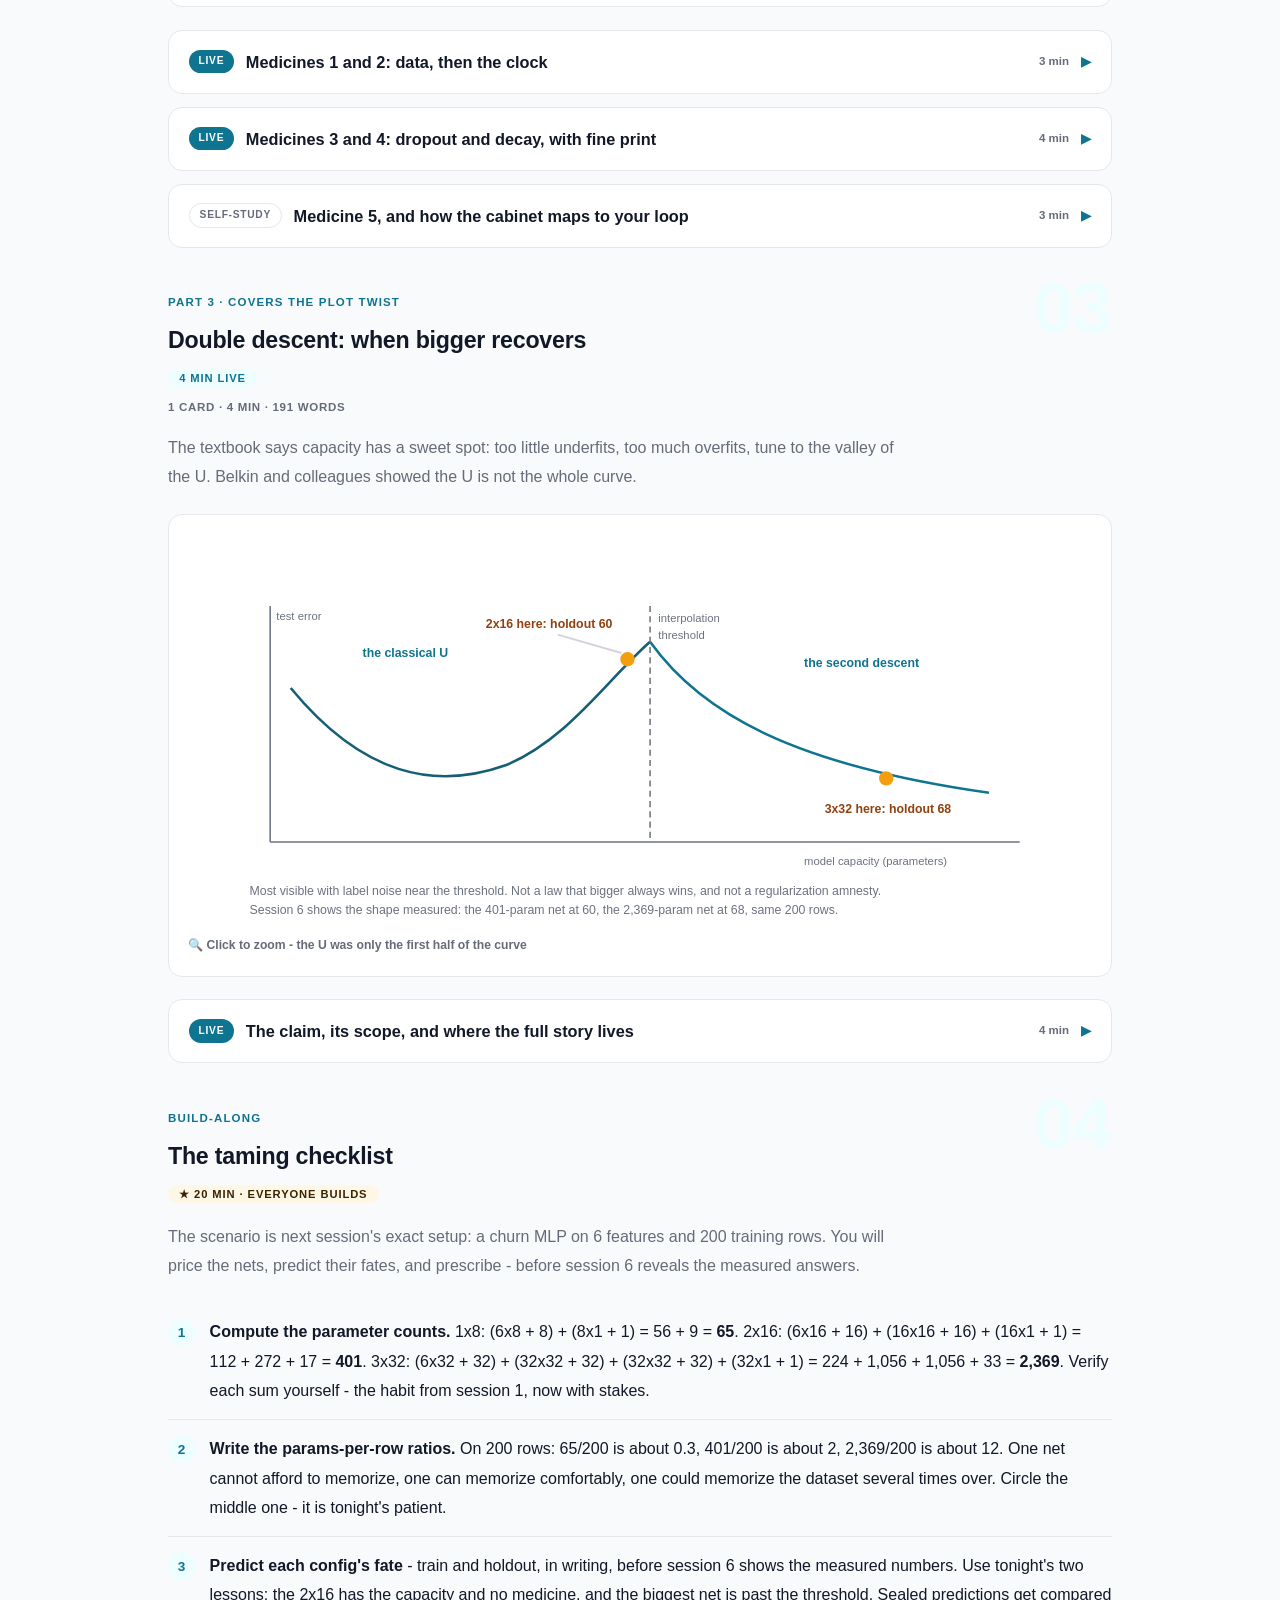
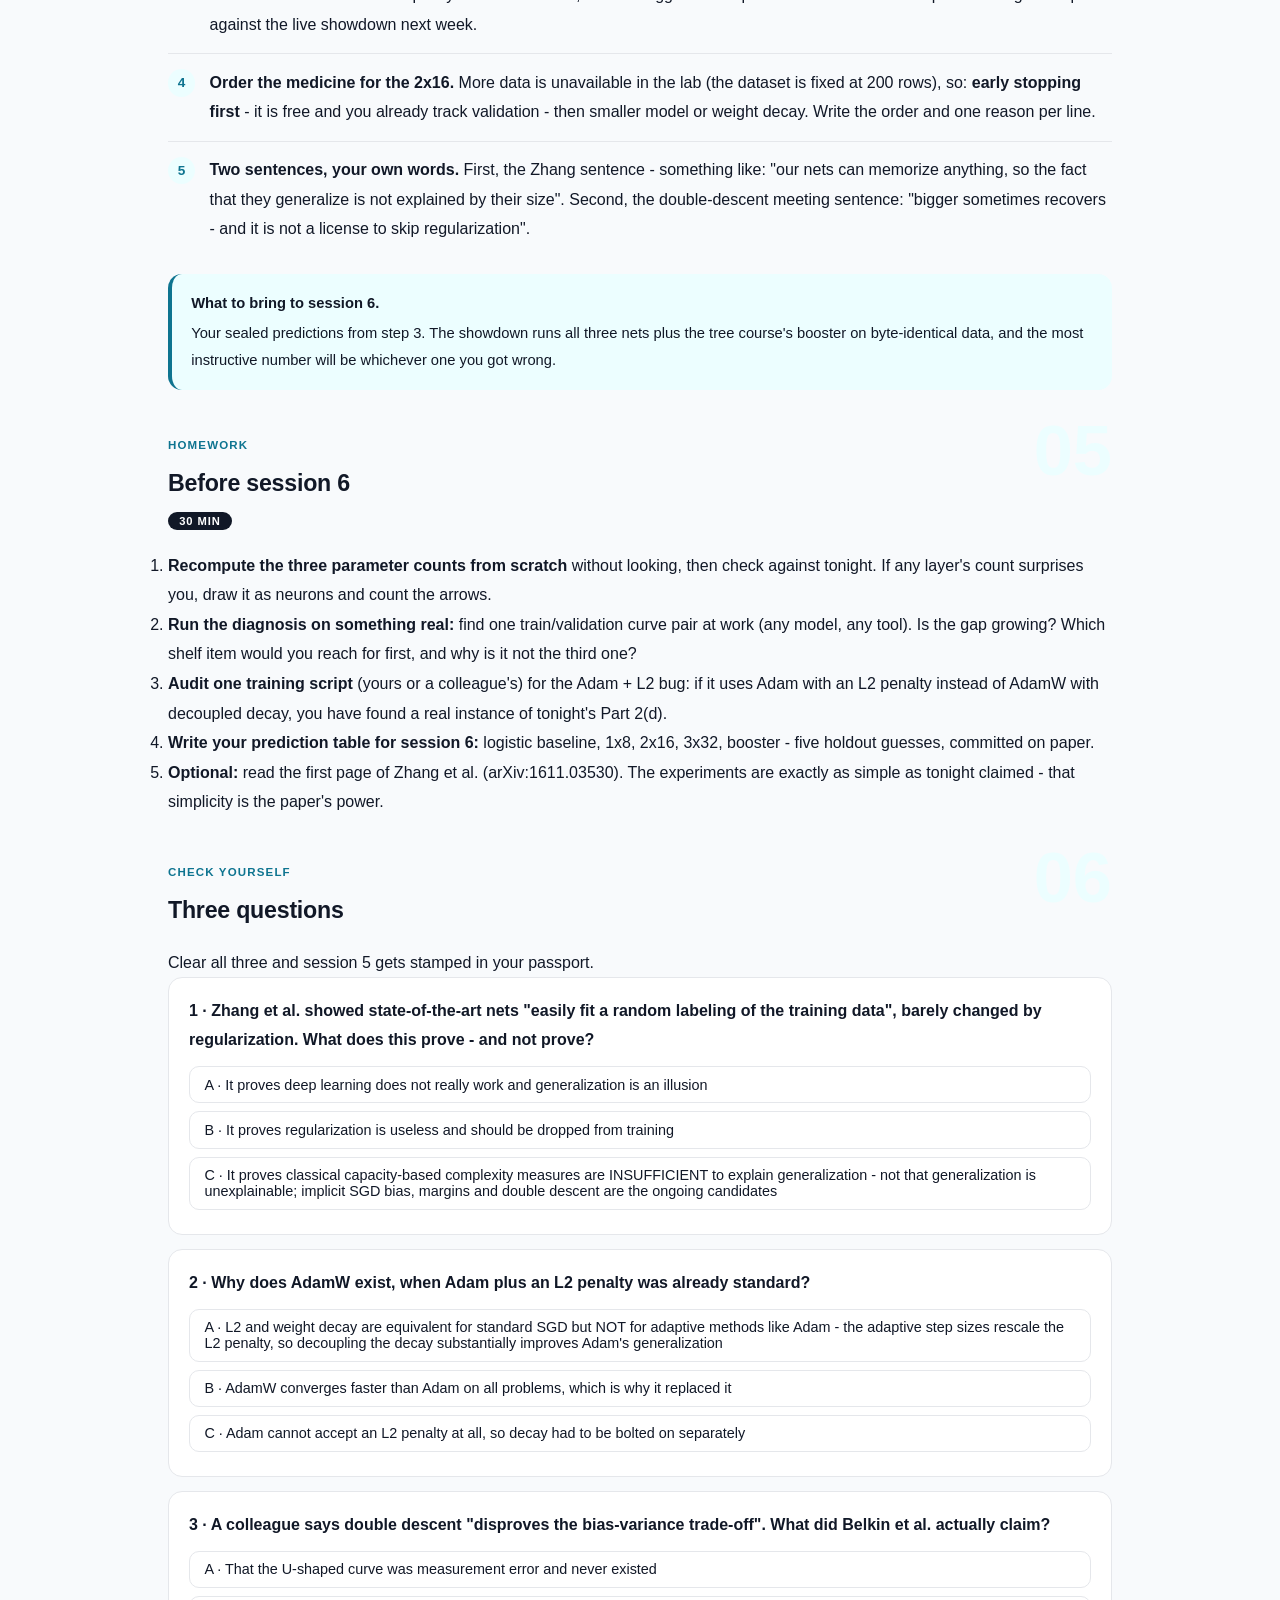
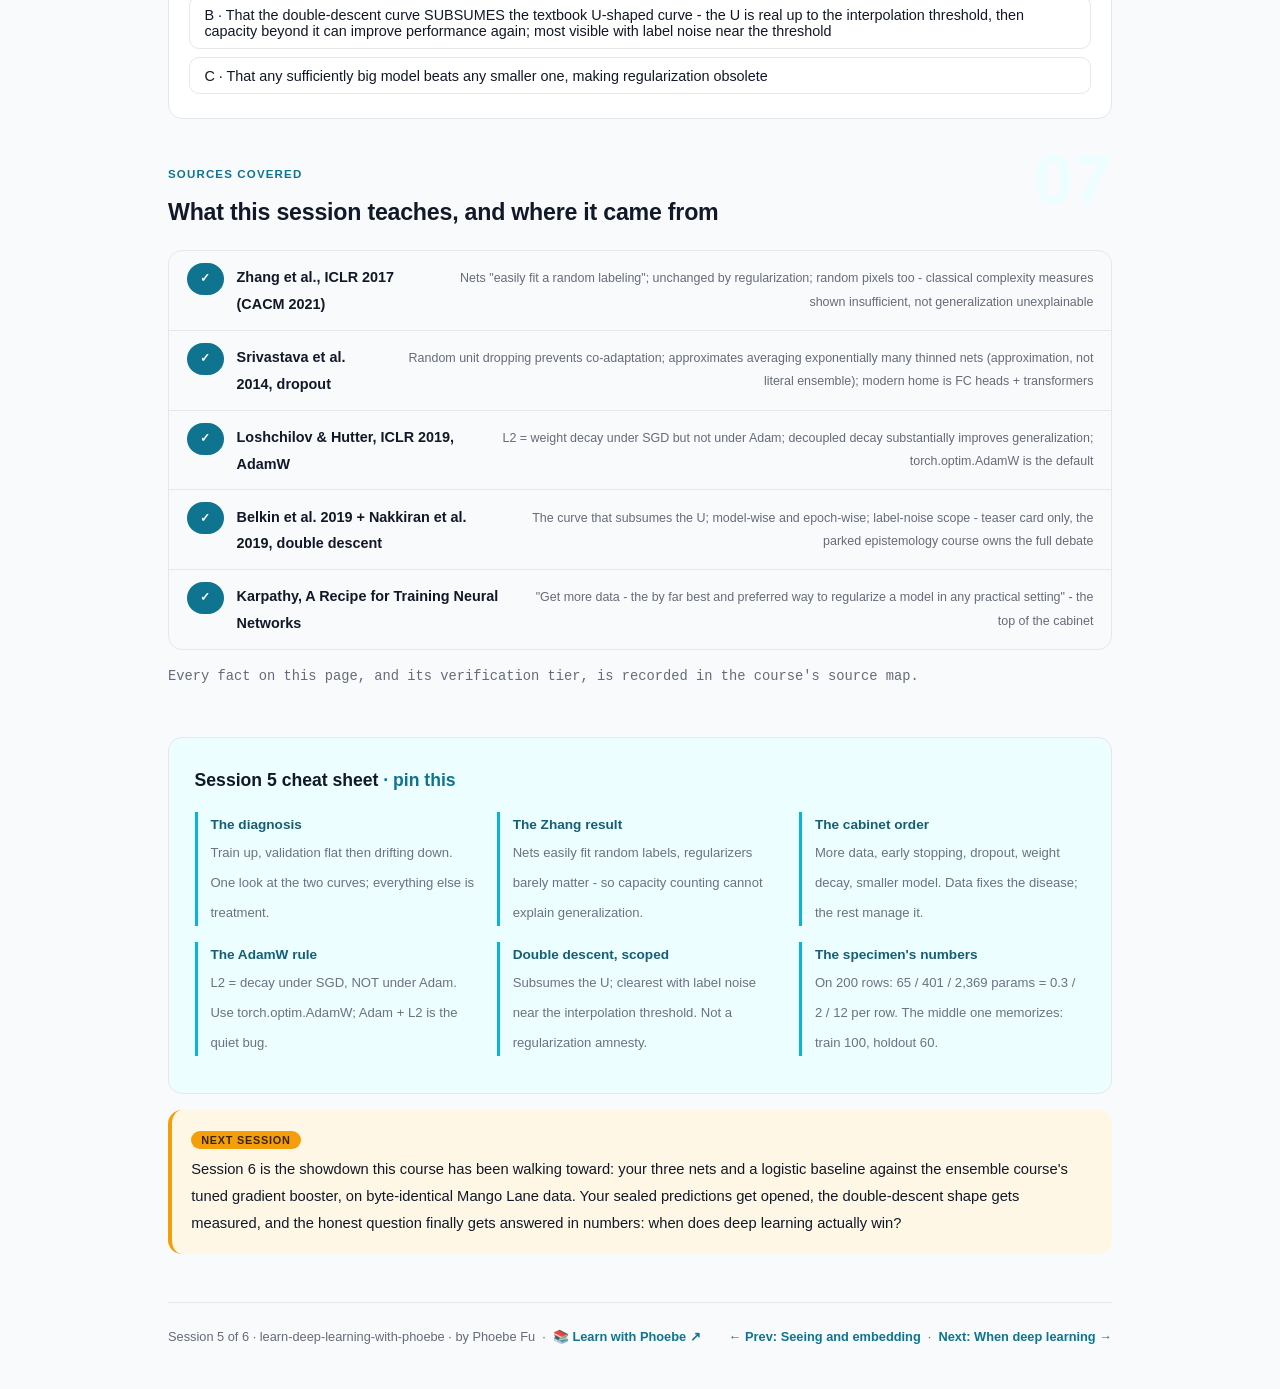
<file: courses/05-taming-the-net.html>
<!DOCTYPE html>
<html lang="en">
<head>
<meta charset="UTF-8">
<meta name="viewport" content="width=device-width, initial-scale=1.0">
<!-- social:start -->
<meta name="description" content="Session 5 of 6. Networks memorize random labels - so why do they generalize? The overfitting diagnosis, the medicine cabinet in the right order (data, early stopping, dropout, AdamW), and the double-descent plot twist.">
<meta property="og:type" content="article">
<meta property="og:site_name" content="Learn with Phoebe">
<meta property="og:title" content="Taming the net - learn deep learning with phoebe">
<meta property="og:description" content="Session 5 of 6. Memorization, its medicine in the right order, and the double-descent twist.">
<meta property="og:url" content="https://phoebefu6.github.io/learn-deep-learning-with-phoebe/courses/05-taming-the-net.html">
<meta property="og:image" content="https://phoebefu6.github.io/learn-deep-learning-with-phoebe/assets/og-cover.png">
<meta property="og:image:width" content="1200">
<meta property="og:image:height" content="630">
<meta name="twitter:card" content="summary_large_image">
<meta name="twitter:title" content="Taming the net - learn deep learning with phoebe">
<meta name="twitter:description" content="Session 5 of 6. Memorization, its medicine in the right order, and the double-descent twist.">
<meta name="twitter:image" content="https://phoebefu6.github.io/learn-deep-learning-with-phoebe/assets/og-cover.png">
<!-- social:end -->
<title>Session 5 · Taming the net - learn deep learning with phoebe</title>
<link rel="stylesheet" href="../assets/style.css?v=23">
</head>
<body>

<div class="toolbar">
  <div class="wrap">
    <span class="crumb"><a href="../index.html">learn-deep-learning-with-phoebe</a> / Session 5 of 6</span>
    <button class="btn" id="toggle-all" type="button">Expand all</button>
    <button class="btn primary" id="zoom-toggle" type="button">Projector zoom: off</button>
  </div>
</div>

<header class="masthead">
  <div class="wrap">
    <div class="eyebrow">Learn Deep Learning with Phoebe · Session 5 of 6</div>
    <h1>Taming the <span class="accent">net</span></h1>
    <p class="sub">The loop works. Architectures promise. And yet a network with more parameters than data points WILL memorize the training set if you let it - next session's showdown contains a live specimen, a 2x16 MLP scoring 100 on train and 60 on holdout from 200 rows. Tonight is the taming: the one diagnosis that matters, a shocking 2017 result about what nets can memorize, the medicine cabinet in its correct order, and a plot twist where making the net even bigger sometimes - sometimes - makes things better again.</p>
    <div class="chip-row">
      <span class="chip level">🟠 Hands-on</span>
      <span class="chip audience">Builders - you own the loop from session 3</span>
      <span class="chip time">45 min</span>
    </div>
    <div class="agenda">
      <span class="a1" style="flex:1">0-3 · Welcome</span>
      <span class="a2" style="flex:4">3-20 · Memorization and its medicine</span>
      <span class="a3" style="flex:5">20-40 · Build-along: the taming checklist</span>
      <span class="a4" style="flex:1">40-45 · Q&amp;A</span>
    </div>
  </div>
</header>

<main class="wrap">

  <!-- ============ INTRO ============ -->
  <section class="section" id="intro">
    <div class="section-kicker">
      <span class="klabel">Part 0</span>
      <h2>The net that knows too much</h2>
    </div>
    <p class="lede">Quick recap of where you stand: sessions 1-2 built the unit and the blame assignment, session 3 gave you the live loop, session 4 gave you architectures that spend parameters wisely. Tonight's problem is the opposite of session 4's: not too little capacity in the wrong shape, but too much capacity with nothing to stop it. Every number tonight points at session 6, where the 2x16 memorizer meets its holdout score in public.</p>

    <div class="legend">
      <span class="pill">🎫 Clear all three quiz questions to stamp your passport</span>
      <span class="pill">Live = presented in the 45 minutes</span>
      <span class="pill">Self-study = the full depth, after class</span>
    </div>

    <div class="callout win">
      <p><strong>★ What you walk out with tonight.</strong> The one-look overfitting diagnosis. The Zhang et al. random-labels result, with its exact scope. A medicine cabinet you can recite in order. And one honest sentence about double descent that will survive contact with a skeptical meeting.</p>
    </div>

    <details class="card" open>
      <summary><span class="mode live">Live</span>The diagnosis before the medicine<span class="mini">4 min</span><span class="caret">▶</span></summary>
      <div class="body">
        <p>You already saw the shape in session 3's stuck-shapes gallery: <strong>training accuracy keeps climbing while validation goes flat, then drifts down</strong>. Train-up-test-flat. That gap is overfitting, and it is the only diagnosis tonight - everything else is treatment.</p>
        <p>Every item in tonight's cabinet attacks that same gap from a different side: more data makes the training set harder to memorize; early stopping quits before the memorizing starts; dropout makes memorizing unreliable; weight decay makes it expensive; a smaller net makes it impossible. <strong>The order matters</strong> - and Part 2 gives you the order with sources attached.</p>
        <div class="callout example">
          <span class="ex-pill">Real world</span>
          <p>The live specimen, from next session's showdown canon: on 200 training rows of Mango Lane churn data, the 2x16 MLP reaches train 100, holdout 60 - the worst holdout of every net tested, precisely because it fit best. Memorization is not a theoretical risk. It is the default behavior of an untamed net on small data.</p>
        </div>
      </div>
    </details>

    <details class="card">
      <summary><span class="mode self">Self-study</span>Tonight's vocabulary<span class="mini">2 min</span><span class="caret">▶</span></summary>
      <div class="body">
        <ul>
          <li><strong>Generalization gap</strong> - train score minus test score. The number every treatment tries to shrink.</li>
          <li><strong>Regularization</strong> - anything that trades training fit for holdout performance, from extra data to weight penalties.</li>
          <li><strong>Interpolation threshold</strong> - the capacity at which a model can fit the training data exactly. Part 3's landmark.</li>
          <li><strong>Label noise</strong> - wrong labels in the training set. Where double descent shows itself most clearly.</li>
        </ul>
      </div>
    </details>
  </section>

  <!-- ============ PART 1 ============ -->
  <section class="section" id="part-1">
    <div class="section-kicker">
      <span class="klabel">Part 1 · covers the memorization result</span>
      <h2>The shocking baseline: nets memorize random labels</h2>
      <span class="tag concept">6 min live</span>
    </div>
    <p class="lede">Before trusting any medicine, measure the disease. In 2017, Zhang, Bengio, Hardt, Recht and Vinyals ran the cleanest possible experiment: take state-of-the-art convolutional networks and train them on image labels that are <em>completely random</em>. If nets learn patterns, this should fail. It did not.</p>

    <details class="card">
      <summary><span class="mode live">Live</span>The experiment, in the paper's words<span class="mini">4 min</span><span class="caret">▶</span></summary>
      <div class="body">
        <div class="prompt-box good"><span class="label">The paper's words</span>State-of-the-art convolutional networks "easily fit a random labeling of the training data" - and the result is essentially unchanged by explicit regularization, and holds even when the true images are replaced by completely random pixels.</div>
        <ul>
          <li><strong>Random labels:</strong> the nets reach perfect training accuracy. There is no pattern to learn - this is pure memorization, and the architecture does it without complaint.</li>
          <li><strong>With regularizers on:</strong> essentially the same. The standard toolkit does not remove the memorization capacity.</li>
          <li><strong>Random pixels:</strong> still fits. The result is not about image structure at all.</li>
        </ul>
        <p>The punchline is a negative result about theory: if the same architecture can memorize noise perfectly, then <strong>classical complexity measures - counting capacity - cannot explain why that architecture generalizes on real labels</strong>. The capacity to memorize was always there. Something else decides whether it gets used.</p>
        <p>Cite it as ICLR 2017 (or the 2021 CACM republication) - never 2016, whatever a slide deck tells you.</p>
      </div>
    </details>

    <figure class="zoomable">
      <svg viewBox="0 0 880 380" xmlns="http://www.w3.org/2000/svg" role="img" aria-label="Two identical networks: one trained on real labels reaches high train and high test accuracy; one trained on shuffled labels reaches 100 percent train accuracy but chance-level test accuracy">
        <style>
          .n5aB { font: 700 12px Inter, sans-serif; fill: #fff; }
          .n5aK { font: 700 12px Inter, sans-serif; fill: #111827; }
          .n5aT { font: 400 12px Inter, sans-serif; fill: #111827; }
          .n5aA { font: 700 12px Inter, sans-serif; fill: #92400E; }
          .n5aR { font: 700 12px Inter, sans-serif; fill: #991B1B; }
          .n5aS { font: 400 11px Inter, sans-serif; fill: #6B7280; }
          .n5aN { font: 400 12px Inter, sans-serif; fill: #6B7280; }
        </style>
        <rect x="60" y="50" width="360" height="230" rx="12" fill="#ECFEFF" stroke="#0E7490" stroke-width="1.5"/>
        <text class="n5aK" x="80" y="80">Same net, REAL labels</text>
        <circle cx="110" cy="130" r="6" fill="#155E75"/><circle cx="110" cy="160" r="6" fill="#155E75"/><circle cx="110" cy="190" r="6" fill="#155E75"/>
        <line x1="116" y1="130" x2="164" y2="145" stroke="#D1D5DB"/><line x1="116" y1="160" x2="164" y2="145" stroke="#D1D5DB"/><line x1="116" y1="190" x2="164" y2="145" stroke="#D1D5DB"/>
        <line x1="116" y1="130" x2="164" y2="175" stroke="#D1D5DB"/><line x1="116" y1="160" x2="164" y2="175" stroke="#D1D5DB"/><line x1="116" y1="190" x2="164" y2="175" stroke="#D1D5DB"/>
        <circle cx="170" cy="145" r="6" fill="#0E7490"/><circle cx="170" cy="175" r="6" fill="#0E7490"/>
        <line x1="176" y1="145" x2="222" y2="160" stroke="#D1D5DB"/><line x1="176" y1="175" x2="222" y2="160" stroke="#D1D5DB"/>
        <circle cx="228" cy="160" r="6" fill="#06B6D4"/>
        <rect x="270" y="120" width="130" height="34" rx="8" fill="#155E75"/>
        <text class="n5aB" x="335" y="142" text-anchor="middle">train: high</text>
        <rect x="270" y="166" width="130" height="34" rx="8" fill="#155E75"/>
        <text class="n5aB" x="335" y="188" text-anchor="middle">test: high</text>
        <text class="n5aS" x="80" y="248">Looks like learning: patterns found,</text>
        <text class="n5aS" x="80" y="264">patterns transfer to unseen data.</text>
        <rect x="460" y="50" width="360" height="230" rx="12" fill="#FFF7E6" stroke="#F59E0B" stroke-width="1.5"/>
        <text class="n5aA" x="480" y="80">Same net, SHUFFLED labels</text>
        <circle cx="510" cy="130" r="6" fill="#155E75"/><circle cx="510" cy="160" r="6" fill="#155E75"/><circle cx="510" cy="190" r="6" fill="#155E75"/>
        <line x1="516" y1="130" x2="564" y2="145" stroke="#D1D5DB"/><line x1="516" y1="160" x2="564" y2="145" stroke="#D1D5DB"/><line x1="516" y1="190" x2="564" y2="145" stroke="#D1D5DB"/>
        <line x1="516" y1="130" x2="564" y2="175" stroke="#D1D5DB"/><line x1="516" y1="160" x2="564" y2="175" stroke="#D1D5DB"/><line x1="516" y1="190" x2="564" y2="175" stroke="#D1D5DB"/>
        <circle cx="570" cy="145" r="6" fill="#0E7490"/><circle cx="570" cy="175" r="6" fill="#0E7490"/>
        <line x1="576" y1="145" x2="622" y2="160" stroke="#D1D5DB"/><line x1="576" y1="175" x2="622" y2="160" stroke="#D1D5DB"/>
        <circle cx="628" cy="160" r="6" fill="#06B6D4"/>
        <rect x="670" y="120" width="130" height="34" rx="8" fill="#155E75"/>
        <text class="n5aB" x="735" y="142" text-anchor="middle">train: 100</text>
        <rect x="670" y="166" width="130" height="34" rx="8" fill="#FEF2F2" stroke="#FCA5A5" stroke-width="1.5"/>
        <text class="n5aR" x="735" y="188" text-anchor="middle">test: chance</text>
        <text class="n5aS" x="480" y="248">No pattern exists - yet the net fits</text>
        <text class="n5aS" x="480" y="264">perfectly. Pure memorization.</text>
        <text class="n5aK" x="440" y="316" text-anchor="middle">Identical architecture, identical training - only the labels changed.</text>
        <text class="n5aN" x="60" y="352">The memorization capacity was always there, and explicit regularizers barely dent it. So capacity counting alone</text>
        <text class="n5aN" x="60" y="370">cannot explain why the left panel generalizes. That open question is what Part 3's double descent lives inside.</text>
      </svg>
      <figcaption>🔍 Click to zoom - the same net, real vs shuffled labels: the capacity was always there</figcaption>
    </figure>

    <details class="card">
      <summary><span class="mode self">Self-study</span>What the result does NOT say<span class="mini">3 min</span><span class="caret">▶</span></summary>
      <div class="body">
        <p>The paper shows classical tools are <strong>insufficient</strong> - it does not show generalization is unexplainable. The working answers under active research: the <strong>implicit bias of SGD</strong> (gradient descent prefers certain solutions among the many that fit), <strong>margin-based measures</strong>, and Part 3's <strong>double descent</strong>. The honest summary for a meeting: "we can measure that these nets generalize, and we can rule out the textbook explanation; the replacement theory is still being written."</p>
        <p>Practical consequence, and the bridge to Part 2: since the architecture will not protect you from memorization, <em>you</em> have to - with data, stopping rules, and the rest of the cabinet.</p>
      </div>
    </details>
  </section>

  <!-- ============ PART 2 ============ -->
  <section class="section" id="part-2">
    <div class="section-kicker">
      <span class="klabel">Part 2 · covers the treatments, in order</span>
      <h2>The medicine cabinet</h2>
      <span class="tag concept">7 min live</span>
    </div>
    <p class="lede">Five treatments, ordered by preference, each with its source and its fine print. The order is not taste - it is the difference between fixing the disease and suppressing the symptom.</p>

    <figure class="zoomable">
      <svg viewBox="0 0 880 340" xmlns="http://www.w3.org/2000/svg" role="img" aria-label="The medicine cabinet as an ordered shelf: more data, early stopping, dropout, weight decay via AdamW, smaller model - each with a one-line note on when to reach for it">
        <style>
          .n5bB { font: 700 12px Inter, sans-serif; fill: #fff; }
          .n5bW { font: 400 11px Inter, sans-serif; fill: #fff; }
          .n5bK { font: 700 12px Inter, sans-serif; fill: #111827; }
          .n5bT { font: 400 11px Inter, sans-serif; fill: #111827; }
          .n5bS { font: 400 11px Inter, sans-serif; fill: #6B7280; }
          .n5bN { font: 400 12px Inter, sans-serif; fill: #6B7280; }
        </style>
        <text class="n5bK" x="60" y="48">Reach left first</text>
        <circle cx="130" cy="86" r="13" fill="#155E75"/><text class="n5bB" x="130" y="91" text-anchor="middle">1</text>
        <circle cx="284" cy="86" r="13" fill="#155E75"/><text class="n5bB" x="284" y="91" text-anchor="middle">2</text>
        <circle cx="438" cy="86" r="13" fill="#155E75"/><text class="n5bB" x="438" y="91" text-anchor="middle">3</text>
        <circle cx="592" cy="86" r="13" fill="#155E75"/><text class="n5bB" x="592" y="91" text-anchor="middle">4</text>
        <circle cx="746" cy="86" r="13" fill="#155E75"/><text class="n5bB" x="746" y="91" text-anchor="middle">5</text>
        <rect x="60" y="110" width="140" height="90" rx="10" fill="#155E75"/>
        <text class="n5bB" x="130" y="148" text-anchor="middle">More data</text>
        <text class="n5bW" x="130" y="170" text-anchor="middle">the by far best</text>
        <rect x="214" y="110" width="140" height="90" rx="10" fill="#0E7490"/>
        <text class="n5bB" x="284" y="148" text-anchor="middle">Early stopping</text>
        <text class="n5bW" x="284" y="170" text-anchor="middle">quit before the cram</text>
        <rect x="368" y="110" width="140" height="90" rx="10" fill="#ECFEFF" stroke="#0E7490" stroke-width="1.5"/>
        <text class="n5bK" x="438" y="148" text-anchor="middle">Dropout</text>
        <text class="n5bT" x="438" y="170" text-anchor="middle">break co-adaptation</text>
        <rect x="522" y="110" width="140" height="90" rx="10" fill="#ECFEFF" stroke="#0E7490" stroke-width="1.5"/>
        <text class="n5bK" x="592" y="142" text-anchor="middle">Weight decay</text>
        <text class="n5bK" x="592" y="160" text-anchor="middle">(AdamW)</text>
        <text class="n5bT" x="592" y="182" text-anchor="middle">make weights cheap</text>
        <rect x="676" y="110" width="140" height="90" rx="10" fill="#ECFEFF" stroke="#0E7490" stroke-width="1.5"/>
        <text class="n5bK" x="746" y="148" text-anchor="middle">Smaller model</text>
        <text class="n5bT" x="746" y="170" text-anchor="middle">remove the capacity</text>
        <line x1="52" y1="212" x2="828" y2="212" stroke="#6B7280" stroke-width="3"/>
        <text class="n5bS" x="130" y="238" text-anchor="middle">always first, when</text>
        <text class="n5bS" x="130" y="254" text-anchor="middle">you can get it</text>
        <text class="n5bS" x="284" y="238" text-anchor="middle">free - your s3</text>
        <text class="n5bS" x="284" y="254" text-anchor="middle">validation habit</text>
        <text class="n5bS" x="438" y="238" text-anchor="middle">FC heads and</text>
        <text class="n5bS" x="438" y="254" text-anchor="middle">transformers</text>
        <text class="n5bS" x="592" y="238" text-anchor="middle">decoupled, via</text>
        <text class="n5bS" x="592" y="254" text-anchor="middle">torch.optim.AdamW</text>
        <text class="n5bS" x="746" y="238" text-anchor="middle">when data is small</text>
        <text class="n5bS" x="746" y="254" text-anchor="middle">and fixed</text>
        <text class="n5bN" x="60" y="298">Order matters: data fixes the disease, the rest manage the symptom. Karpathy calls more data the by far best</text>
        <text class="n5bN" x="60" y="316">and preferred regularizer. Every shelf item attacks the same diagnosis: train climbing, validation flat.</text>
      </svg>
      <figcaption>🔍 Click to zoom - the cabinet, ordered: reach left before reaching right</figcaption>
    </figure>

    <details class="card">
      <summary><span class="mode live">Live</span>Medicines 1 and 2: data, then the clock<span class="mini">3 min</span><span class="caret">▶</span></summary>
      <div class="body">
        <p><strong>(a) More data.</strong> Karpathy's recipe puts it beyond argument:</p>
        <div class="prompt-box good"><span class="label">Karpathy's recipe</span>"...get more data - the by far best and preferred way to regularize a model in any practical setting."</div>
        <p>Every other treatment trades something away. Data does not - it directly makes the training set unmemorizable and the patterns unmistakable. It is only ever skipped because it is inconvenient, which is not a statistical argument.</p>
        <p><strong>(b) Early stopping.</strong> You already do this: session 3's habit of watching the validation curve. Stop when validation stops improving - the net was learning patterns first and noise second, so quitting early keeps the patterns and skips the cram. The ensemble course's early-stopping law on boosted trees is the same medicine administered to a different species.</p>
      </div>
    </details>

    <details class="card">
      <summary><span class="mode live">Live</span>Medicines 3 and 4: dropout and decay, with fine print<span class="mini">4 min</span><span class="caret">▶</span></summary>
      <div class="body">
        <p><strong>(c) Dropout</strong> (Srivastava et al., JMLR 2014), mechanism verbatim:</p>
        <div class="prompt-box good"><span class="label">The paper's words</span>"The key idea is to randomly drop units (along with their connections) from the neural network during training. This prevents units from co-adapting too much."</div>
        <ul>
          <li>The theory: training with random deletions approximates <em>averaging exponentially many thinned networks</em>. Note the verb - it is an approximation argument, not a literal ensemble like the tree course's forests.</li>
          <li>Modern usage: mostly fully-connected heads and transformers; less in conv layers, where normalization layers took over the job.</li>
        </ul>
        <p><strong>(d) Weight decay, done right.</strong> For years people wrote "L2 regularization" and "weight decay" interchangeably. Loshchilov and Hutter's AdamW paper (ICLR 2019) showed the equivalence has a boundary:</p>
        <div class="prompt-box good"><span class="label">The paper's words</span>L2 regularization and weight decay "are equivalent for standard stochastic gradient descent... but as we demonstrate this is not the case for adaptive gradient algorithms, such as Adam". Decoupling them "substantially improves Adam's generalization performance".</div>
        <p>With Adam, the L2 penalty gets rescaled by the adaptive step sizes - exactly the weights with large gradients get under-regularized. The fix is decoupling the decay from the gradient update, which is why <strong>torch.optim.AdamW is today's default</strong> and plain Adam plus L2 is the quiet bug in a thousand training scripts.</p>
      </div>
    </details>

    <details class="card">
      <summary><span class="mode self">Self-study</span>Medicine 5, and how the cabinet maps to your loop<span class="mini">3 min</span><span class="caret">▶</span></summary>
      <div class="body">
        <table class="clean">
          <tr><th>Treatment</th><th>One line in PyTorch</th><th>What it costs</th></tr>
          <tr><td><strong>More data</strong></td><td>Nothing to type - collect, or augment</td><td>Time and money, never accuracy</td></tr>
          <tr><td><strong>Early stopping</strong></td><td>Track val loss, keep the best checkpoint</td><td>A validation split</td></tr>
          <tr><td><strong>Dropout</strong></td><td>nn.Dropout(p) in the FC head</td><td>Slower convergence, a p to tune</td></tr>
          <tr><td><strong>Weight decay</strong></td><td>torch.optim.AdamW(..., weight_decay=...)</td><td>A coefficient to tune</td></tr>
          <tr><td><strong>Smaller model</strong></td><td>Fewer layers, narrower widths</td><td>Capacity you might have needed</td></tr>
        </table>
        <p>Smaller model is last on the shelf for a reason Part 3 makes vivid: capacity you remove is gone, and the relationship between capacity and generalization is stranger than the textbook says.</p>
      </div>
    </details>
  </section>

  <!-- ============ PART 3 ============ -->
  <section class="section" id="part-3">
    <div class="section-kicker">
      <span class="klabel">Part 3 · covers the plot twist</span>
      <h2>Double descent: when bigger recovers</h2>
      <span class="tag concept">4 min live</span>
    </div>
    <p class="lede">The textbook says capacity has a sweet spot: too little underfits, too much overfits, tune to the valley of the U. Belkin and colleagues showed the U is not the whole curve.</p>

    <figure class="zoomable">
      <svg viewBox="0 0 880 380" xmlns="http://www.w3.org/2000/svg" role="img" aria-label="The double descent curve: test error follows the classical U up to the interpolation threshold, spikes, then descends a second time as capacity grows further, with the session 6 nets marked at 2x16 near the peak and 3x32 on the second descent">
        <style>
          .n5cK { font: 700 12px Inter, sans-serif; fill: #111827; }
          .n5cA { font: 700 12px Inter, sans-serif; fill: #92400E; }
          .n5cS { font: 400 11px Inter, sans-serif; fill: #6B7280; }
          .n5cP { font: 700 12px Inter, sans-serif; fill: #0E7490; }
          .n5cN { font: 400 12px Inter, sans-serif; fill: #6B7280; }
        </style>
        <line x1="80" y1="70" x2="80" y2="300" stroke="#6B7280" stroke-width="1.5"/>
        <line x1="80" y1="300" x2="810" y2="300" stroke="#6B7280" stroke-width="1.5"/>
        <text class="n5cS" x="86" y="84">test error</text>
        <text class="n5cS" x="600" y="322">model capacity (parameters)</text>
        <path d="M100,150 C170,235 240,250 310,225 C370,200 410,140 450,105" fill="none" stroke="#155E75" stroke-width="2.5"/>
        <path d="M450,105 C500,175 590,225 780,252" fill="none" stroke="#0E7490" stroke-width="2.5"/>
        <line x1="450" y1="70" x2="450" y2="300" stroke="#6B7280" stroke-width="1.5" stroke-dasharray="6 4"/>
        <text class="n5cS" x="458" y="86">interpolation</text>
        <text class="n5cS" x="458" y="102">threshold</text>
        <text class="n5cP" x="170" y="120">the classical U</text>
        <text class="n5cP" x="600" y="130">the second descent</text>
        <circle cx="428" cy="122" r="7" fill="#F59E0B"/>
        <text class="n5cA" x="290" y="92">2x16 here: holdout 60</text>
        <line x1="360" y1="98" x2="422" y2="116" stroke="#D1D5DB" stroke-width="2"/>
        <circle cx="680" cy="238" r="7" fill="#F59E0B"/>
        <text class="n5cA" x="620" y="272">3x32 here: holdout 68</text>
        <text class="n5cN" x="60" y="352">Most visible with label noise near the threshold. Not a law that bigger always wins, and not a regularization amnesty.</text>
        <text class="n5cN" x="60" y="370">Session 6 shows the shape measured: the 401-param net at 60, the 2,369-param net at 68, same 200 rows.</text>
      </svg>
      <figcaption>🔍 Click to zoom - the U was only the first half of the curve</figcaption>
    </figure>

    <details class="card">
      <summary><span class="mode live">Live</span>The claim, its scope, and where the full story lives<span class="mini">4 min</span><span class="caret">▶</span></summary>
      <div class="body">
        <div class="prompt-box good"><span class="label">Belkin et al., PNAS 2019</span>"This 'double descent' curve subsumes the textbook U-shaped bias-variance trade-off curve by showing how increasing model capacity beyond the point of interpolation results in improved performance."</div>
        <p>Nakkiran et al. then showed the effect in modern deep nets, both <strong>model-wise</strong> (grow the network) and <strong>epoch-wise</strong> (train longer) - and found regimes where, strangely, <strong>more data hurts</strong>. The scope, which is content and not a disclaimer: the effect is most visible with label noise near the interpolation threshold, and it does NOT mean bigger is always better or that regularization is obsolete.</p>
        <p>You will see the shape with your own eyes next session: the 3x32 overparameterized net (holdout 68) beats the 2x16 memorizer (holdout 60) on the exact same 200 rows - a measured dip-and-recovery, live. And note who still wins that showdown: the booster at 73. Recovery is not victory.</p>
        <div class="callout tip">
          <p><strong>One card, on purpose.</strong> Why nets in the second descent generalize - implicit bias, interpolation theory, the whole epistemology fight - is a parked course of its own on this hub. Tonight you get the curve, the caveat, and the live evidence. The debate gets its own room.</p>
        </div>
      </div>
    </details>
  </section>

  <!-- ============ DEMO ============ -->
  <section class="section" id="demo-1">
    <div class="section-kicker">
      <span class="klabel">Build-along</span>
      <h2>The taming checklist</h2>
      <span class="tag demo">★ 20 min · everyone builds</span>
    </div>
    <p class="lede">The scenario is next session's exact setup: a churn MLP on 6 features and 200 training rows. You will price the nets, predict their fates, and prescribe - before session 6 reveals the measured answers.</p>

    <div class="steps">
      <div class="step"><p><strong>Compute the parameter counts.</strong> 1x8: (6x8 + 8) + (8x1 + 1) = 56 + 9 = <strong>65</strong>. 2x16: (6x16 + 16) + (16x16 + 16) + (16x1 + 1) = 112 + 272 + 17 = <strong>401</strong>. 3x32: (6x32 + 32) + (32x32 + 32) + (32x32 + 32) + (32x1 + 1) = 224 + 1,056 + 1,056 + 33 = <strong>2,369</strong>. Verify each sum yourself - the habit from session 1, now with stakes.</p></div>
      <div class="step"><p><strong>Write the params-per-row ratios.</strong> On 200 rows: 65/200 is about 0.3, 401/200 is about 2, 2,369/200 is about 12. One net cannot afford to memorize, one can memorize comfortably, one could memorize the dataset several times over. Circle the middle one - it is tonight's patient.</p></div>
      <div class="step"><p><strong>Predict each config's fate</strong> - train and holdout, in writing, before session 6 shows the measured numbers. Use tonight's two lessons: the 2x16 has the capacity and no medicine, and the biggest net is past the threshold. Sealed predictions get compared against the live showdown next week.</p></div>
      <div class="step"><p><strong>Order the medicine for the 2x16.</strong> More data is unavailable in the lab (the dataset is fixed at 200 rows), so: <strong>early stopping first</strong> - it is free and you already track validation - then smaller model or weight decay. Write the order and one reason per line.</p></div>
      <div class="step"><p><strong>Two sentences, your own words.</strong> First, the Zhang sentence - something like: "our nets can memorize anything, so the fact that they generalize is not explained by their size". Second, the double-descent meeting sentence: "bigger sometimes recovers - and it is not a license to skip regularization".</p></div>
    </div>

    <div class="callout tip">
      <p><strong>What to bring to session 6.</strong> Your sealed predictions from step 3. The showdown runs all three nets plus the tree course's booster on byte-identical data, and the most instructive number will be whichever one you got wrong.</p>
    </div>
  </section>

  <!-- ============ HOMEWORK ============ -->
  <section class="section" id="exercise">
    <div class="section-kicker">
      <span class="klabel">Homework</span>
      <h2>Before session 6</h2>
      <span class="tag exercise">30 min</span>
    </div>
    <ol>
      <li><strong>Recompute the three parameter counts from scratch</strong> without looking, then check against tonight. If any layer's count surprises you, draw it as neurons and count the arrows.</li>
      <li><strong>Run the diagnosis on something real:</strong> find one train/validation curve pair at work (any model, any tool). Is the gap growing? Which shelf item would you reach for first, and why is it not the third one?</li>
      <li><strong>Audit one training script</strong> (yours or a colleague's) for the Adam + L2 bug: if it uses Adam with an L2 penalty instead of AdamW with decoupled decay, you have found a real instance of tonight's Part 2(d).</li>
      <li><strong>Write your prediction table for session 6:</strong> logistic baseline, 1x8, 2x16, 3x32, booster - five holdout guesses, committed on paper.</li>
      <li><strong>Optional:</strong> read the first page of Zhang et al. (arXiv:1611.03530). The experiments are exactly as simple as tonight claimed - that simplicity is the paper's power.</li>
    </ol>
  </section>

  <!-- ============ QUIZ ============ -->
  <section class="section" id="quiz">
    <div class="section-kicker">
      <span class="klabel">Check yourself</span>
      <h2>Three questions</h2>
    </div>
    <p>Clear all three and session 5 gets stamped in your passport.</p>

    <div class="quiz-q" data-answer="2">
      <p class="qtext">1 · Zhang et al. showed state-of-the-art nets "easily fit a random labeling of the training data", barely changed by regularization. What does this prove - and not prove?</p>
      <button class="qopt" type="button">A · It proves deep learning does not really work and generalization is an illusion</button>
      <button class="qopt" type="button">B · It proves regularization is useless and should be dropped from training</button>
      <button class="qopt" type="button">C · It proves classical capacity-based complexity measures are INSUFFICIENT to explain generalization - not that generalization is unexplainable; implicit SGD bias, margins and double descent are the ongoing candidates</button>
      <p class="qwhy">The same architecture that generalizes on real labels memorizes pure noise perfectly - so counting its capacity cannot be what separates the two outcomes. That is a negative result about the textbook theory, not about the nets: they demonstrably generalize on real data. The replacement explanation is active research, which is why this course hands the full debate to its own parked course.</p>
    </div>

    <div class="quiz-q" data-answer="0">
      <p class="qtext">2 · Why does AdamW exist, when Adam plus an L2 penalty was already standard?</p>
      <button class="qopt" type="button">A · L2 and weight decay are equivalent for standard SGD but NOT for adaptive methods like Adam - the adaptive step sizes rescale the L2 penalty, so decoupling the decay substantially improves Adam's generalization</button>
      <button class="qopt" type="button">B · AdamW converges faster than Adam on all problems, which is why it replaced it</button>
      <button class="qopt" type="button">C · Adam cannot accept an L2 penalty at all, so decay had to be bolted on separately</button>
      <p class="qwhy">Loshchilov and Hutter's exact framing: the two "are equivalent for standard stochastic gradient descent... but as we demonstrate this is not the case for adaptive gradient algorithms, such as Adam". Under Adam, weights with large gradient history get their L2 penalty shrunk by the adaptive scaling - the decay stops decaying where it matters most. Decoupled decay fixes it, which is why torch.optim.AdamW is today's default.</p>
    </div>

    <div class="quiz-q" data-answer="1">
      <p class="qtext">3 · A colleague says double descent "disproves the bias-variance trade-off". What did Belkin et al. actually claim?</p>
      <button class="qopt" type="button">A · That the U-shaped curve was measurement error and never existed</button>
      <button class="qopt" type="button">B · That the double-descent curve SUBSUMES the textbook U-shaped curve - the U is real up to the interpolation threshold, then capacity beyond it can improve performance again; most visible with label noise near the threshold</button>
      <button class="qopt" type="button">C · That any sufficiently big model beats any smaller one, making regularization obsolete</button>
      <p class="qwhy">The paper's word is "subsumes": the classical curve is the first half of a longer one, not a mistake. And the scope travels with the claim - the effect shows most clearly with label noise near the interpolation threshold, and it licenses neither "bigger is always better" nor skipping regularization. Session 6's measured version: 2x16 at holdout 60, 3x32 at 68, booster still at 73.</p>
    </div>

    <p class="quiz-score"></p>
  </section>

  <!-- ============ OFFICIAL COVERAGE ============ -->
  <section class="section" id="official">
    <div class="section-kicker">
      <span class="klabel">Sources covered</span>
      <h2>What this session teaches, and where it came from</h2>
    </div>
    <div class="covered">
      <div class="covered-row"><span class="status pill solid">✓</span><span class="name">Zhang et al., ICLR 2017 (CACM 2021)</span><span class="note">Nets "easily fit a random labeling"; unchanged by regularization; random pixels too - classical complexity measures shown insufficient, not generalization unexplainable</span></div>
      <div class="covered-row"><span class="status pill solid">✓</span><span class="name">Srivastava et al. 2014, dropout</span><span class="note">Random unit dropping prevents co-adaptation; approximates averaging exponentially many thinned nets (approximation, not literal ensemble); modern home is FC heads + transformers</span></div>
      <div class="covered-row"><span class="status pill solid">✓</span><span class="name">Loshchilov &amp; Hutter, ICLR 2019, AdamW</span><span class="note">L2 = weight decay under SGD but not under Adam; decoupled decay substantially improves generalization; torch.optim.AdamW is the default</span></div>
      <div class="covered-row"><span class="status pill solid">✓</span><span class="name">Belkin et al. 2019 + Nakkiran et al. 2019, double descent</span><span class="note">The curve that subsumes the U; model-wise and epoch-wise; label-noise scope - teaser card only, the parked epistemology course owns the full debate</span></div>
      <div class="covered-row"><span class="status pill solid">✓</span><span class="name">Karpathy, A Recipe for Training Neural Networks</span><span class="note">"Get more data - the by far best and preferred way to regularize a model in any practical setting" - the top of the cabinet</span></div>
    </div>
    <p class="mono" style="margin-top:14px">Every fact on this page, and its verification tier, is recorded in the course's source map.</p>
  </section>

  <!-- ============ CHEAT SHEET ============ -->
  <section class="cheat" id="cheatsheet">
    <h3>Session 5 cheat sheet <span>· pin this</span></h3>
    <div class="grid-2">
      <div class="cheat-item"><b>The diagnosis</b><span>Train up, validation flat then drifting down. One look at the two curves; everything else is treatment.</span></div>
      <div class="cheat-item"><b>The Zhang result</b><span>Nets easily fit random labels, regularizers barely matter - so capacity counting cannot explain generalization.</span></div>
      <div class="cheat-item"><b>The cabinet order</b><span>More data, early stopping, dropout, weight decay, smaller model. Data fixes the disease; the rest manage it.</span></div>
      <div class="cheat-item"><b>The AdamW rule</b><span>L2 = decay under SGD, NOT under Adam. Use torch.optim.AdamW; Adam + L2 is the quiet bug.</span></div>
      <div class="cheat-item"><b>Double descent, scoped</b><span>Subsumes the U; clearest with label noise near the interpolation threshold. Not a regularization amnesty.</span></div>
      <div class="cheat-item"><b>The specimen's numbers</b><span>On 200 rows: 65 / 401 / 2,369 params = 0.3 / 2 / 12 per row. The middle one memorizes: train 100, holdout 60.</span></div>
    </div>
  </section>

  <div class="callout next">
    <span class="nx-pill">Next session</span>
    <p>Session 6 is the showdown this course has been walking toward: your three nets and a logistic baseline against the ensemble course's tuned gradient booster, on byte-identical Mango Lane data. Your sealed predictions get opened, the double-descent shape gets measured, and the honest question finally gets answered in numbers: when does deep learning actually win?</p>
  </div>

  <footer class="pagefoot">
    <span>Session 5 of 6 · learn-deep-learning-with-phoebe · by Phoebe Fu &nbsp;·&nbsp; 📚 <a href="https://phoebefu6.github.io/learn-with-phoebe/">Learn with Phoebe ↗</a></span>
    <span><a href="04-seeing-and-embedding.html">← Prev: Seeing and embedding</a> &nbsp;·&nbsp; <a href="06-when-deep-learning.html">Next: When deep learning →</a></span>
  </footer>

</main>

<script src="../assets/app.js?v=21"></script>
</body>
</html>
</file>
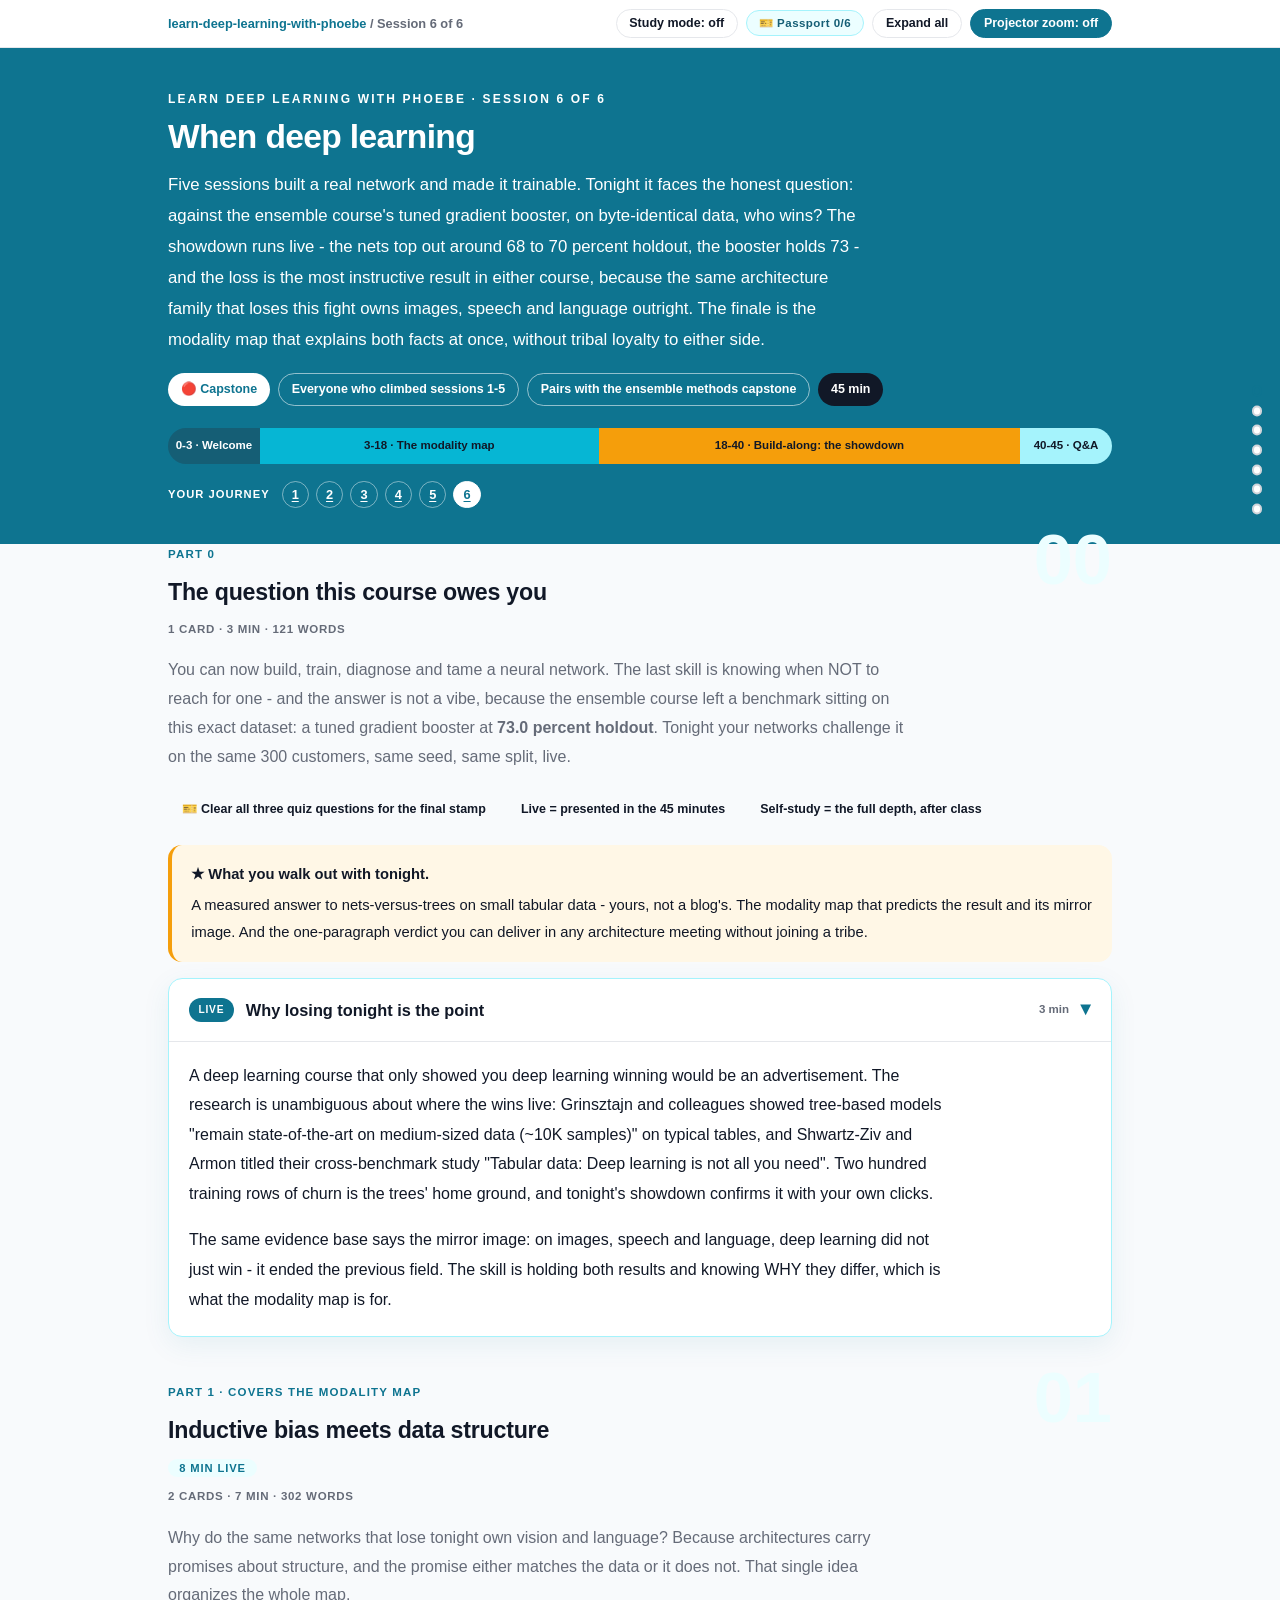
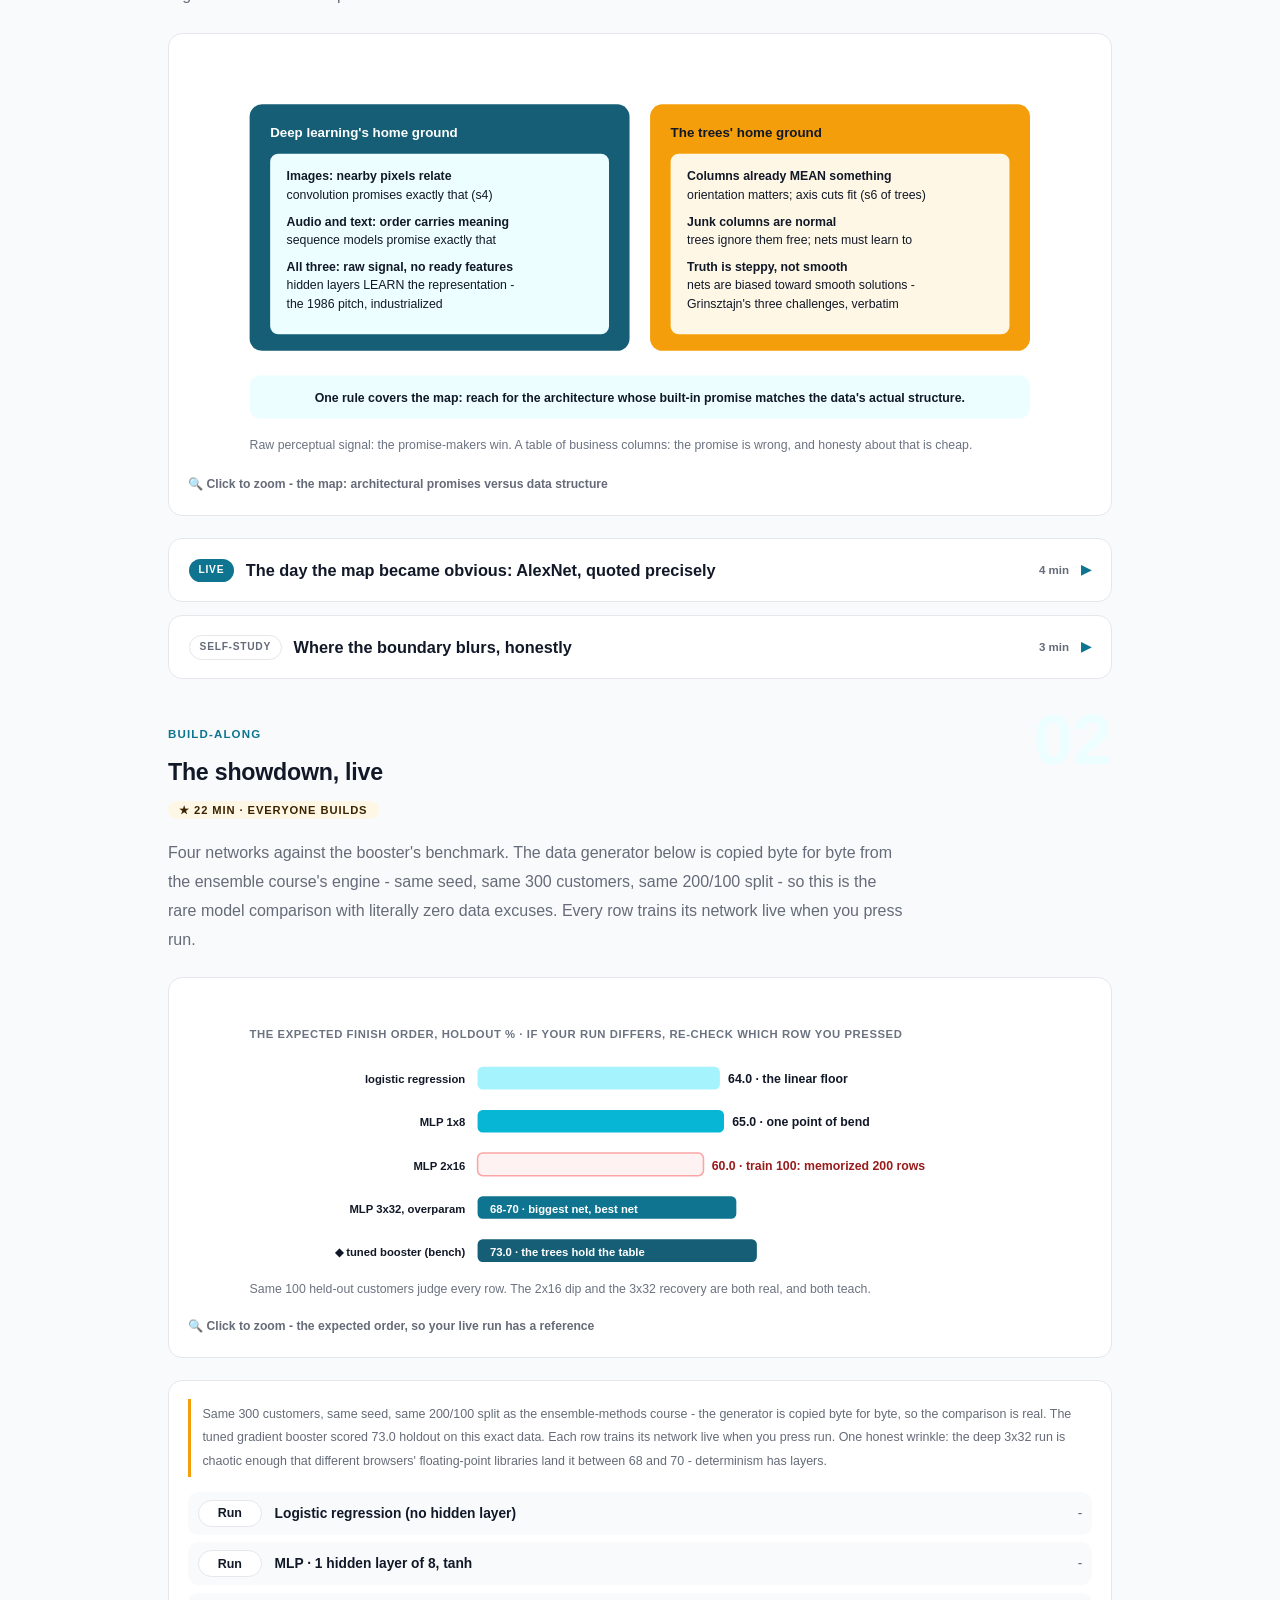
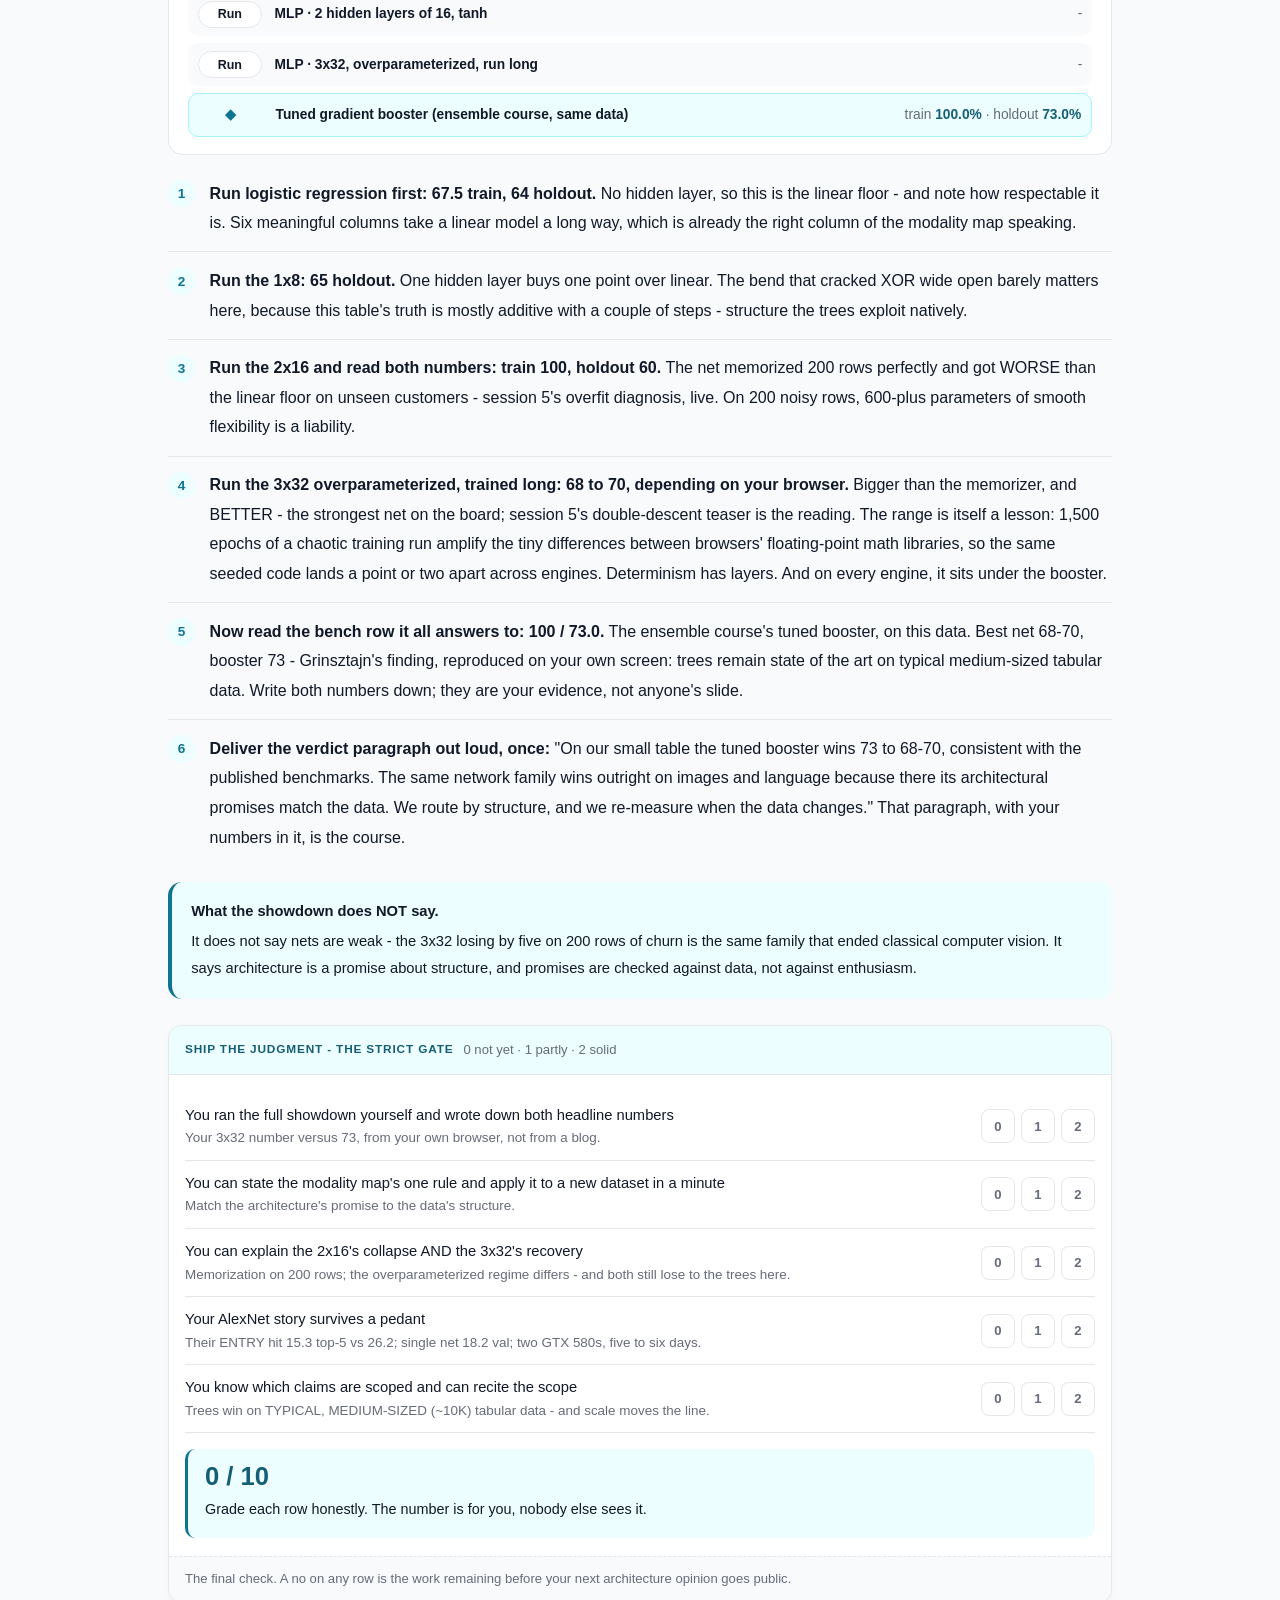
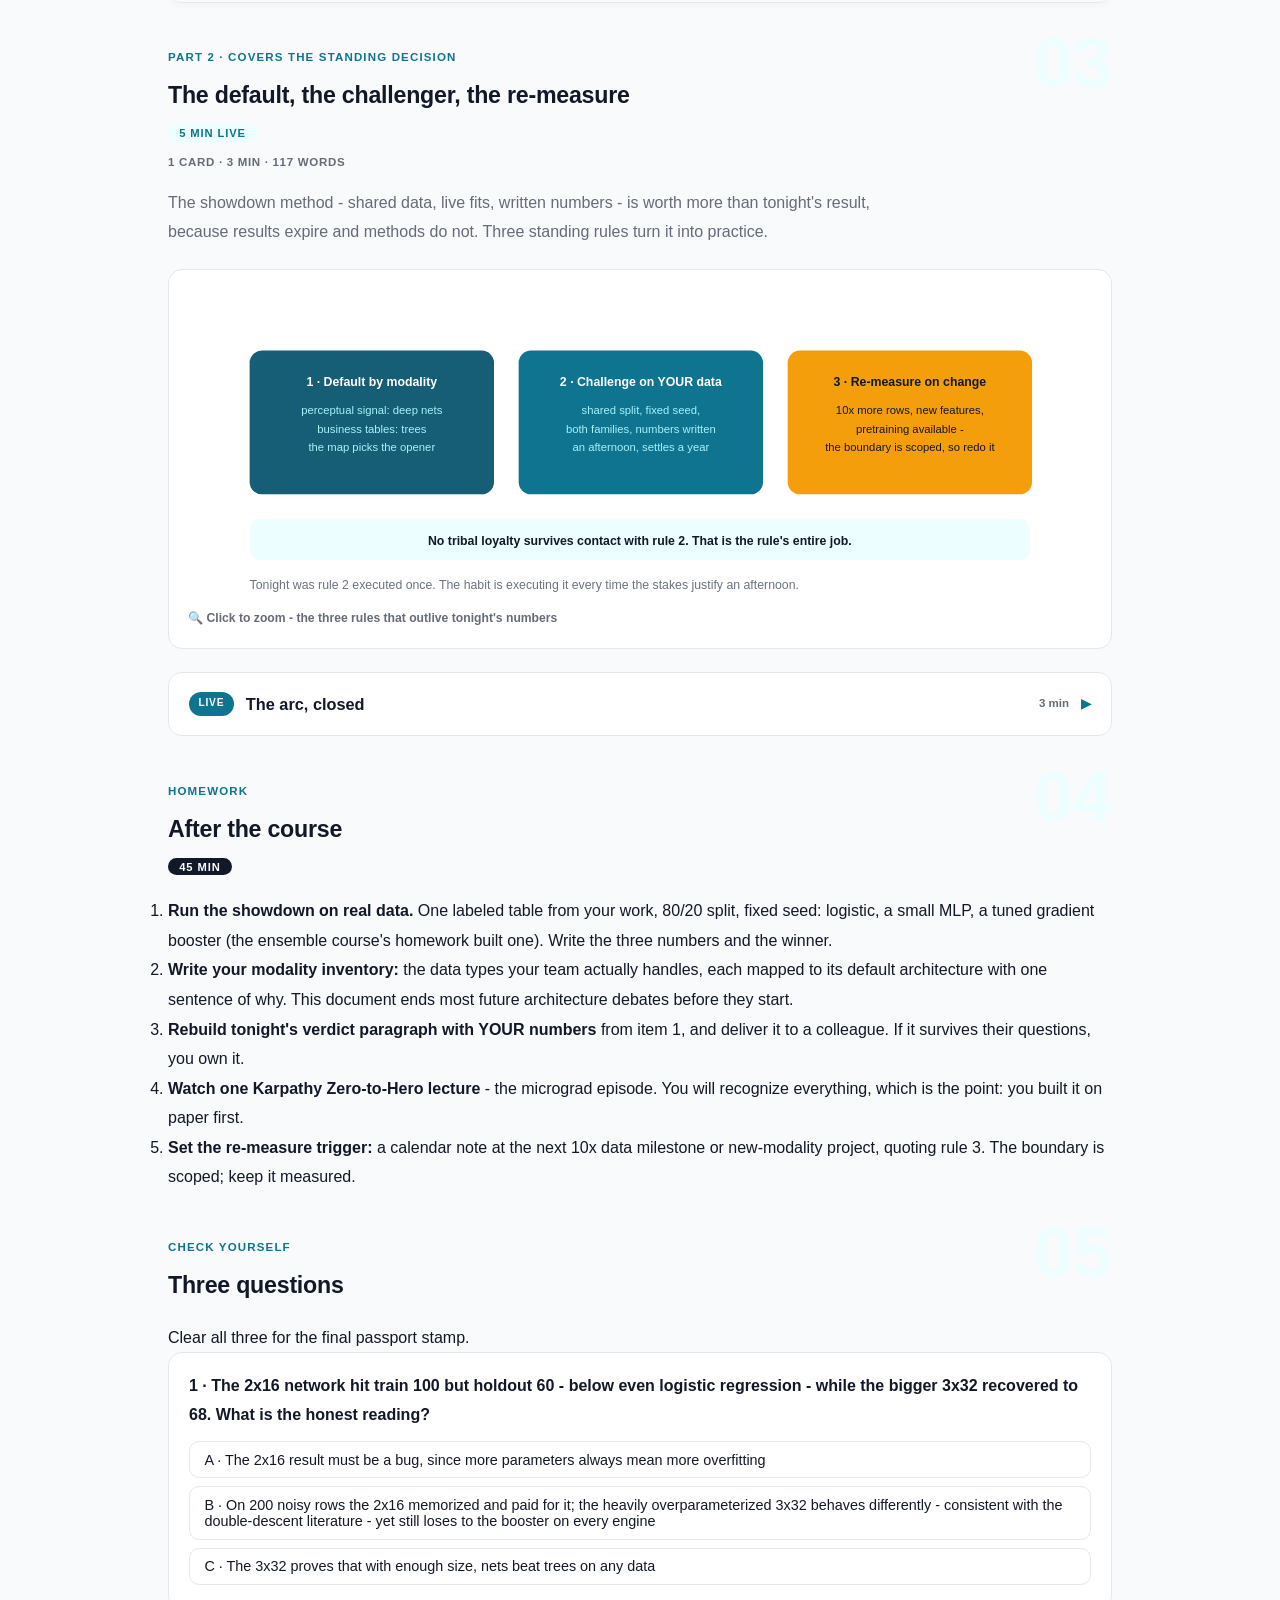
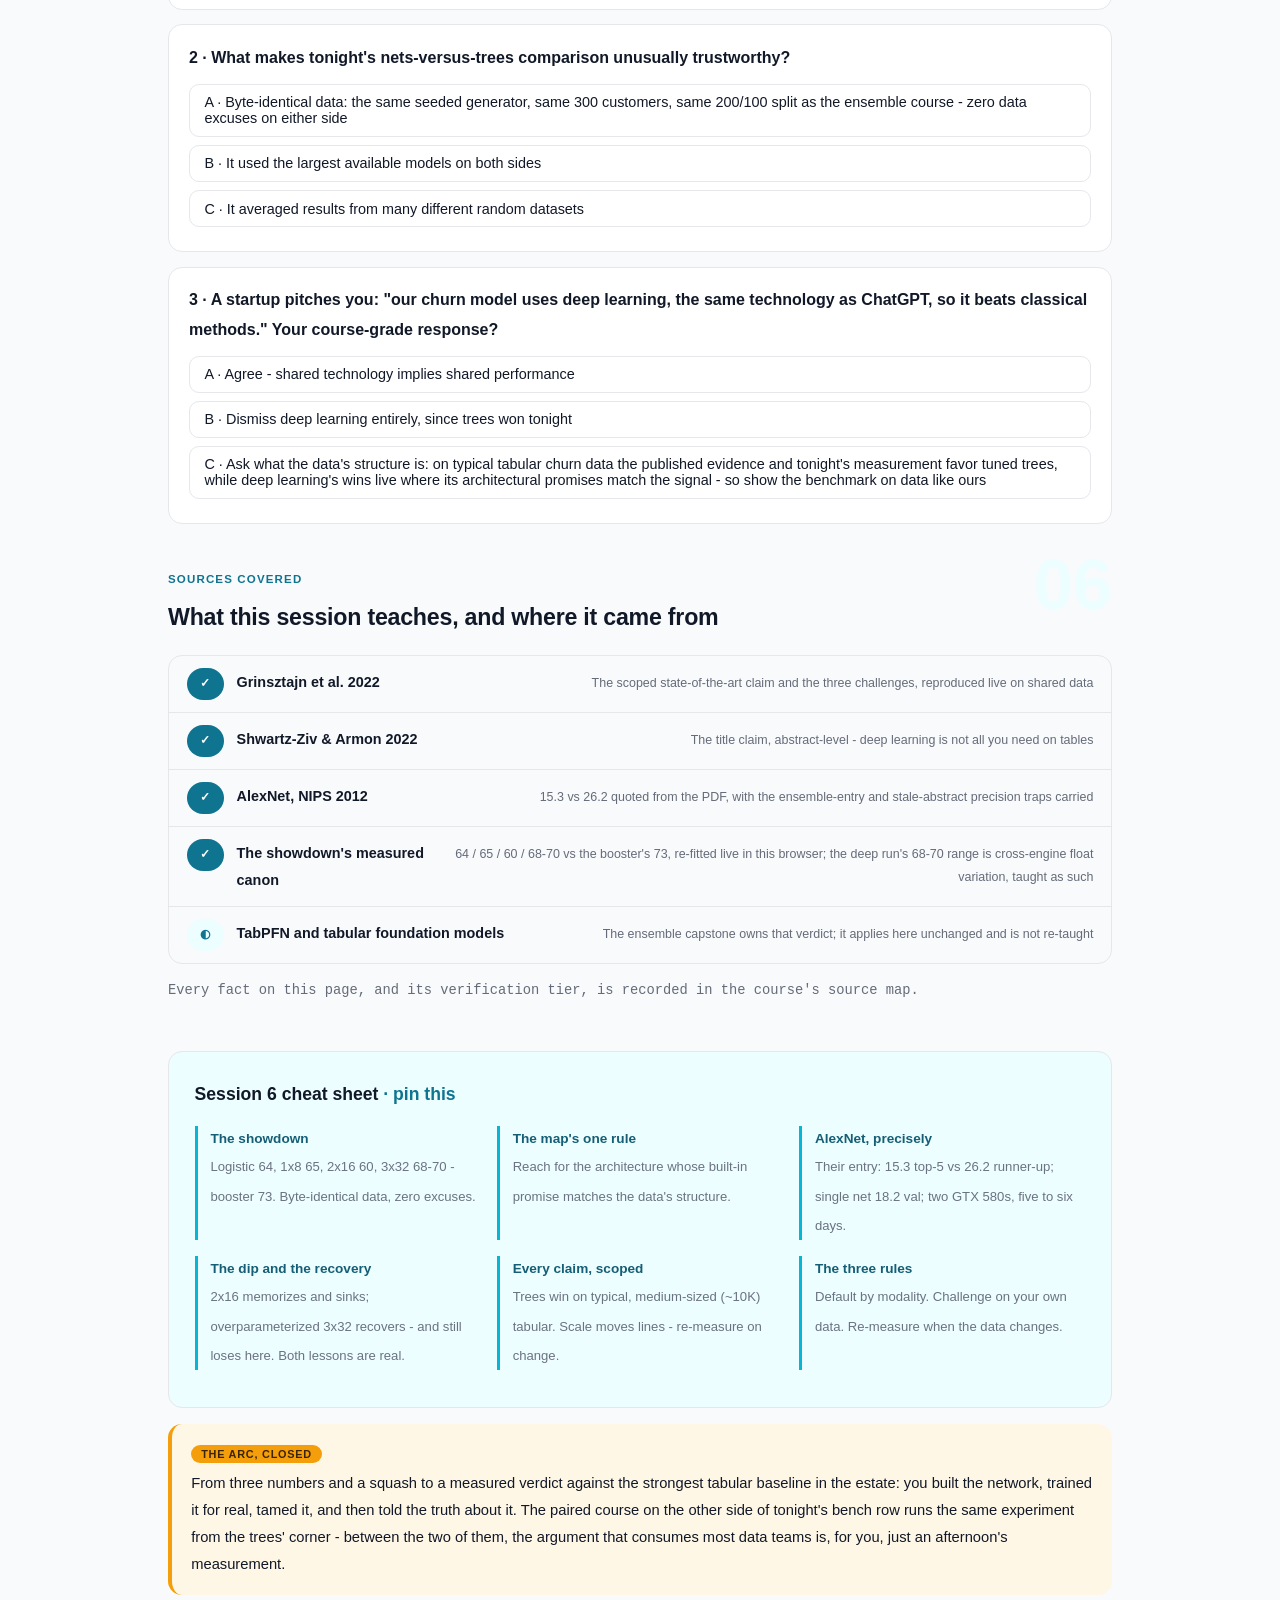
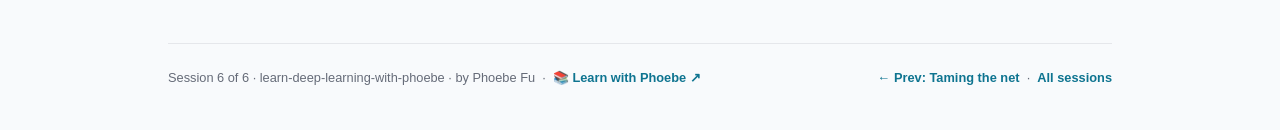
<file: courses/06-when-deep-learning.html>
<!DOCTYPE html>
<html lang="en">
<head>
<meta charset="UTF-8">
<meta name="viewport" content="width=device-width, initial-scale=1.0">
<!-- social:start -->
<meta name="description" content="Session 6 of 6. The honest showdown: neural networks vs the tree course's tuned booster on byte-identical data - nets top out around 68-70, the booster holds 73 - plus the modality map that says where deep learning genuinely wins and why.">
<meta property="og:type" content="article">
<meta property="og:site_name" content="Learn with Phoebe">
<meta property="og:title" content="When deep learning - learn deep learning with phoebe">
<meta property="og:description" content="Session 6 of 6. Nets vs the booster on identical data, measured live - and the modality map that explains both results.">
<meta property="og:url" content="https://phoebefu6.github.io/learn-deep-learning-with-phoebe/courses/06-when-deep-learning.html">
<meta property="og:image" content="https://phoebefu6.github.io/learn-deep-learning-with-phoebe/assets/og-cover.png">
<meta property="og:image:width" content="1200">
<meta property="og:image:height" content="630">
<meta name="twitter:card" content="summary_large_image">
<meta name="twitter:title" content="When deep learning - learn deep learning with phoebe">
<meta name="twitter:description" content="Session 6 of 6. Nets vs the booster on identical data, measured live.">
<meta name="twitter:image" content="https://phoebefu6.github.io/learn-deep-learning-with-phoebe/assets/og-cover.png">
<!-- social:end -->
<title>Session 6 · When deep learning - learn deep learning with phoebe</title>
<link rel="stylesheet" href="../assets/style.css?v=23">
</head>
<body>

<div class="toolbar">
  <div class="wrap">
    <span class="crumb"><a href="../index.html">learn-deep-learning-with-phoebe</a> / Session 6 of 6</span>
    <button class="btn" id="toggle-all" type="button">Expand all</button>
    <button class="btn primary" id="zoom-toggle" type="button">Projector zoom: off</button>
  </div>
</div>

<header class="masthead">
  <div class="wrap">
    <div class="eyebrow">Learn Deep Learning with Phoebe · Session 6 of 6</div>
    <h1>When <span class="accent">deep learning</span></h1>
    <p class="sub">Five sessions built a real network and made it trainable. Tonight it faces the honest question: against the ensemble course's tuned gradient booster, on byte-identical data, who wins? The showdown runs live - the nets top out around 68 to 70 percent holdout, the booster holds 73 - and the loss is the most instructive result in either course, because the same architecture family that loses this fight owns images, speech and language outright. The finale is the modality map that explains both facts at once, without tribal loyalty to either side.</p>
    <div class="chip-row">
      <span class="chip level">🔴 Capstone</span>
      <span class="chip audience">Everyone who climbed sessions 1-5</span>
      <span class="chip audience">Pairs with the ensemble methods capstone</span>
      <span class="chip time">45 min</span>
    </div>
    <div class="agenda">
      <span class="a1" style="flex:1">0-3 · Welcome</span>
      <span class="a2" style="flex:4">3-18 · The modality map</span>
      <span class="a3" style="flex:5">18-40 · Build-along: the showdown</span>
      <span class="a4" style="flex:1">40-45 · Q&amp;A</span>
    </div>
  </div>
</header>

<main class="wrap">

  <!-- ============ INTRO ============ -->
  <section class="section" id="intro">
    <div class="section-kicker">
      <span class="klabel">Part 0</span>
      <h2>The question this course owes you</h2>
    </div>
    <p class="lede">You can now build, train, diagnose and tame a neural network. The last skill is knowing when NOT to reach for one - and the answer is not a vibe, because the ensemble course left a benchmark sitting on this exact dataset: a tuned gradient booster at <strong>73.0 percent holdout</strong>. Tonight your networks challenge it on the same 300 customers, same seed, same split, live.</p>

    <div class="legend">
      <span class="pill">🎫 Clear all three quiz questions for the final stamp</span>
      <span class="pill">Live = presented in the 45 minutes</span>
      <span class="pill">Self-study = the full depth, after class</span>
    </div>

    <div class="callout win">
      <p><strong>★ What you walk out with tonight.</strong> A measured answer to nets-versus-trees on small tabular data - yours, not a blog's. The modality map that predicts the result and its mirror image. And the one-paragraph verdict you can deliver in any architecture meeting without joining a tribe.</p>
    </div>

    <details class="card" open>
      <summary><span class="mode live">Live</span>Why losing tonight is the point<span class="mini">3 min</span><span class="caret">▶</span></summary>
      <div class="body">
        <p>A deep learning course that only showed you deep learning winning would be an advertisement. The research is unambiguous about where the wins live: Grinsztajn and colleagues showed tree-based models "remain state-of-the-art on medium-sized data (~10K samples)" on typical tables, and Shwartz-Ziv and Armon titled their cross-benchmark study "Tabular data: Deep learning is not all you need". Two hundred training rows of churn is the trees' home ground, and tonight's showdown confirms it with your own clicks.</p>
        <p>The same evidence base says the mirror image: on images, speech and language, deep learning did not just win - it ended the previous field. The skill is holding both results and knowing WHY they differ, which is what the modality map is for.</p>
      </div>
    </details>
  </section>

  <!-- ============ PART 1 ============ -->
  <section class="section" id="part-1">
    <div class="section-kicker">
      <span class="klabel">Part 1 · covers the modality map</span>
      <h2>Inductive bias meets data structure</h2>
      <span class="tag concept">8 min live</span>
    </div>
    <p class="lede">Why do the same networks that lose tonight own vision and language? Because architectures carry promises about structure, and the promise either matches the data or it does not. That single idea organizes the whole map.</p>

    <figure class="zoomable">
      <svg viewBox="0 0 880 400" xmlns="http://www.w3.org/2000/svg" role="img" aria-label="The modality map: images, audio and text carry structure that matches deep architectures' built-in promises, while tabular data's structure matches trees">
        <style>
          .n6aH { font: 800 13px Inter, sans-serif; fill: #fff; }
          .n6aB { font: 400 12px Inter, sans-serif; fill: #111827; }
          .n6aK { font: 700 12px Inter, sans-serif; fill: #111827; }
          .n6aN { font: 400 12px Inter, sans-serif; fill: #6B7280; }
        </style>
        <rect x="60" y="50" width="370" height="240" rx="12" fill="#155E75"/>
        <text class="n6aH" x="80" y="82">Deep learning's home ground</text>
        <rect x="80" y="98" width="330" height="176" rx="8" fill="#ECFEFF"/>
        <text class="n6aK" x="96" y="124">Images: nearby pixels relate</text>
        <text class="n6aB" x="96" y="142">convolution promises exactly that (s4)</text>
        <text class="n6aK" x="96" y="168">Audio and text: order carries meaning</text>
        <text class="n6aB" x="96" y="186">sequence models promise exactly that</text>
        <text class="n6aK" x="96" y="212">All three: raw signal, no ready features</text>
        <text class="n6aB" x="96" y="230">hidden layers LEARN the representation -</text>
        <text class="n6aB" x="96" y="248">the 1986 pitch, industrialized</text>
        <rect x="450" y="50" width="370" height="240" rx="12" fill="#F59E0B"/>
        <text class="n6aH" x="470" y="82" fill="#111827" style="fill:#111827">The trees' home ground</text>
        <rect x="470" y="98" width="330" height="176" rx="8" fill="#FFF7E6"/>
        <text class="n6aK" x="486" y="124">Columns already MEAN something</text>
        <text class="n6aB" x="486" y="142">orientation matters; axis cuts fit (s6 of trees)</text>
        <text class="n6aK" x="486" y="168">Junk columns are normal</text>
        <text class="n6aB" x="486" y="186">trees ignore them free; nets must learn to</text>
        <text class="n6aK" x="486" y="212">Truth is steppy, not smooth</text>
        <text class="n6aB" x="486" y="230">nets are biased toward smooth solutions -</text>
        <text class="n6aB" x="486" y="248">Grinsztajn's three challenges, verbatim</text>
        <rect x="60" y="314" width="760" height="42" rx="10" fill="#ECFEFF"/>
        <text class="n6aK" x="440" y="340" text-anchor="middle">One rule covers the map: reach for the architecture whose built-in promise matches the data's actual structure.</text>
        <text class="n6aN" x="60" y="386">Raw perceptual signal: the promise-makers win. A table of business columns: the promise is wrong, and honesty about that is cheap.</text>
      </svg>
      <figcaption>🔍 Click to zoom - the map: architectural promises versus data structure</figcaption>
    </figure>

    <details class="card">
      <summary><span class="mode live">Live</span>The day the map became obvious: AlexNet, quoted precisely<span class="mini">4 min</span><span class="caret">▶</span></summary>
      <div class="body">
        <p>The clearest historical evidence for the left column is 2012. Krizhevsky, Sutskever and Hinton's ImageNet entry - a deep convolutional network trained "between five and six days on two GTX 580 3GB GPUs" - achieved, in the paper's own words, "a winning top-5 test error rate of 15.3%, compared to 26.2% achieved by the second-best entry".</p>
        <p>Two precision notes that keep the story honest: the 15.3 belonged to their multi-network ensemble entry, with a single network at 18.2 on validation - so say "their entry", not "the network". And the gap is over ten points, about 40 percent relative - dramatic enough without the "halved the error" inflation it usually gets. The runner-up was the best of classical hand-engineered features; the winner learned its features from pixels. The left column of the map, decided in one table.</p>
        <div class="callout tip">
          <p><strong>The representation thread, tied off.</strong> Session 2 quoted the 1986 claim that hidden units "come to represent important features of the task domain". AlexNet is that sentence at industrial scale, and session 4's embeddings are it as a product. Deep learning's real product was never predictions - it is learned representations, which is precisely what a six-column table does not need.</p>
        </div>
      </div>
    </details>

    <details class="card">
      <summary><span class="mode self">Self-study</span>Where the boundary blurs, honestly<span class="mini">3 min</span><span class="caret">▶</span></summary>
      <div class="body">
        <ul>
          <li><strong>Scale moves the line.</strong> Grinsztajn's scope is explicit: medium-sized, around 10K samples. With millions of rows or heavy pretraining, the tabular gap narrows - the claim is scoped, not eternal.</li>
          <li><strong>Hybrids are normal.</strong> The 2024 competition record (per the ensemble course's sources) includes gradient-booster-plus-network stacks among winners; the map picks the LEAD architecture, not a religion.</li>
          <li><strong>Foundation models are probing the right column.</strong> The ensemble capstone covers TabPFN's honest two-sided verdict; it applies unchanged here, and it is that course's story to tell.</li>
        </ul>
        <p>The disciplined position: the map gives the default; measurement on your own data - tonight's method - settles every specific case.</p>
      </div>
    </details>
  </section>

  <!-- ============ DEMO ============ -->
  <section class="section" id="demo-1">
    <div class="section-kicker">
      <span class="klabel">Build-along</span>
      <h2>The showdown, live</h2>
      <span class="tag demo">★ 22 min · everyone builds</span>
    </div>
    <p class="lede">Four networks against the booster's benchmark. The data generator below is copied byte for byte from the ensemble course's engine - same seed, same 300 customers, same 200/100 split - so this is the rare model comparison with literally zero data excuses. Every row trains its network live when you press run.</p>

    <figure class="zoomable">
      <svg viewBox="0 0 880 300" xmlns="http://www.w3.org/2000/svg" role="img" aria-label="Expected showdown results: logistic 64, small MLP 65, medium MLP 60, large overparameterized MLP 68, against the booster benchmark at 73">
        <style>
          .n6bL { font: 600 11px Inter, sans-serif; fill: #111827; }
          .n6bV { font: 800 12px Inter, sans-serif; fill: #111827; }
          .n6bW { font: 800 11px Inter, sans-serif; fill: #fff; }
          .n6bN { font: 400 12px Inter, sans-serif; fill: #6B7280; }
          .n6bT { font: 700 11px Inter, sans-serif; fill: #6B7280; letter-spacing: .05em; }
        </style>
        <text class="n6bT" x="60" y="40">THE EXPECTED FINISH ORDER, HOLDOUT % · IF YOUR RUN DIFFERS, RE-CHECK WHICH ROW YOU PRESSED</text>
        <text class="n6bL" x="270" y="84" text-anchor="end">logistic regression</text>
        <rect x="282" y="68" width="236" height="22" rx="5" fill="#A5F3FC"/>
        <text class="n6bV" x="526" y="84">64.0 · the linear floor</text>
        <text class="n6bL" x="270" y="126" text-anchor="end">MLP 1x8</text>
        <rect x="282" y="110" width="240" height="22" rx="5" fill="#06B6D4"/>
        <text class="n6bV" x="530" y="126">65.0 · one point of bend</text>
        <text class="n6bL" x="270" y="168" text-anchor="end">MLP 2x16</text>
        <rect x="282" y="152" width="220" height="22" rx="5" fill="#FEF2F2" stroke="#FCA5A5" stroke-width="1.5"/>
        <text class="n6bV" x="510" y="168" fill="#991B1B" style="fill:#991B1B">60.0 · train 100: memorized 200 rows</text>
        <text class="n6bL" x="270" y="210" text-anchor="end">MLP 3x32, overparam</text>
        <rect x="282" y="194" width="252" height="22" rx="5" fill="#0E7490"/>
        <text class="n6bW" x="294" y="210">68-70 · biggest net, best net</text>
        <text class="n6bL" x="270" y="252" text-anchor="end">◆ tuned booster (bench)</text>
        <rect x="282" y="236" width="272" height="22" rx="5" fill="#155E75"/>
        <text class="n6bW" x="294" y="252">73.0 · the trees hold the table</text>
        <text class="n6bN" x="60" y="288">Same 100 held-out customers judge every row. The 2x16 dip and the 3x32 recovery are both real, and both teach.</text>
      </svg>
      <figcaption>🔍 Click to zoom - the expected order, so your live run has a reference</figcaption>
    </figure>

    <div id="dl-tabular"></div>

    <div class="steps">
      <div class="step"><p><strong>Run logistic regression first: 67.5 train, 64 holdout.</strong> No hidden layer, so this is the linear floor - and note how respectable it is. Six meaningful columns take a linear model a long way, which is already the right column of the modality map speaking.</p></div>
      <div class="step"><p><strong>Run the 1x8: 65 holdout.</strong> One hidden layer buys one point over linear. The bend that cracked XOR wide open barely matters here, because this table's truth is mostly additive with a couple of steps - structure the trees exploit natively.</p></div>
      <div class="step"><p><strong>Run the 2x16 and read both numbers: train 100, holdout 60.</strong> The net memorized 200 rows perfectly and got WORSE than the linear floor on unseen customers - session 5's overfit diagnosis, live. On 200 noisy rows, 600-plus parameters of smooth flexibility is a liability.</p></div>
      <div class="step"><p><strong>Run the 3x32 overparameterized, trained long: 68 to 70, depending on your browser.</strong> Bigger than the memorizer, and BETTER - the strongest net on the board; session 5's double-descent teaser is the reading. The range is itself a lesson: 1,500 epochs of a chaotic training run amplify the tiny differences between browsers' floating-point math libraries, so the same seeded code lands a point or two apart across engines. Determinism has layers. And on every engine, it sits under the booster.</p></div>
      <div class="step"><p><strong>Now read the bench row it all answers to: 100 / 73.0.</strong> The ensemble course's tuned booster, on this data. Best net 68-70, booster 73 - Grinsztajn's finding, reproduced on your own screen: trees remain state of the art on typical medium-sized tabular data. Write both numbers down; they are your evidence, not anyone's slide.</p></div>
      <div class="step"><p><strong>Deliver the verdict paragraph out loud, once:</strong> "On our small table the tuned booster wins 73 to 68-70, consistent with the published benchmarks. The same network family wins outright on images and language because there its architectural promises match the data. We route by structure, and we re-measure when the data changes." That paragraph, with your numbers in it, is the course.</p></div>
    </div>

    <div class="callout tip">
      <p><strong>What the showdown does NOT say.</strong> It does not say nets are weak - the 3x32 losing by five on 200 rows of churn is the same family that ended classical computer vision. It says architecture is a promise about structure, and promises are checked against data, not against enthusiasm.</p>
    </div>

    <div class="scorecard" data-title="Ship the judgment - the strict gate" data-foot="The final check. A no on any row is the work remaining before your next architecture opinion goes public.">
      <div class="sc-row"><div class="sc-q">You ran the full showdown yourself and wrote down both headline numbers<em>Your 3x32 number versus 73, from your own browser, not from a blog.</em></div></div>
      <div class="sc-row"><div class="sc-q">You can state the modality map's one rule and apply it to a new dataset in a minute<em>Match the architecture's promise to the data's structure.</em></div></div>
      <div class="sc-row"><div class="sc-q">You can explain the 2x16's collapse AND the 3x32's recovery<em>Memorization on 200 rows; the overparameterized regime differs - and both still lose to the trees here.</em></div></div>
      <div class="sc-row"><div class="sc-q">Your AlexNet story survives a pedant<em>Their ENTRY hit 15.3 top-5 vs 26.2; single net 18.2 val; two GTX 580s, five to six days.</em></div></div>
      <div class="sc-row"><div class="sc-q">You know which claims are scoped and can recite the scope<em>Trees win on TYPICAL, MEDIUM-SIZED (~10K) tabular data - and scale moves the line.</em></div></div>
    </div>
  </section>

  <!-- ============ PART 2 ============ -->
  <section class="section" id="part-2">
    <div class="section-kicker">
      <span class="klabel">Part 2 · covers the standing decision</span>
      <h2>The default, the challenger, the re-measure</h2>
      <span class="tag concept">5 min live</span>
    </div>
    <p class="lede">The showdown method - shared data, live fits, written numbers - is worth more than tonight's result, because results expire and methods do not. Three standing rules turn it into practice.</p>

    <figure class="zoomable">
      <svg viewBox="0 0 880 300" xmlns="http://www.w3.org/2000/svg" role="img" aria-label="Three standing rules: default by modality, challenge on your own data, re-measure when data or scale changes">
        <style>
          .n6cH { font: 700 12px Inter, sans-serif; fill: #fff; }
          .n6cB { font: 400 11px Inter, sans-serif; fill: #A5F3FC; }
          .n6cY { font: 400 11px Inter, sans-serif; fill: #111827; }
          .n6cK { font: 700 12px Inter, sans-serif; fill: #111827; }
          .n6cN { font: 400 12px Inter, sans-serif; fill: #6B7280; }
        </style>
        <rect x="60" y="60" width="238" height="140" rx="12" fill="#155E75"/>
        <text class="n6cH" x="179" y="94" text-anchor="middle">1 · Default by modality</text>
        <text class="n6cB" x="179" y="122" text-anchor="middle">perceptual signal: deep nets</text>
        <text class="n6cB" x="179" y="140" text-anchor="middle">business tables: trees</text>
        <text class="n6cB" x="179" y="158" text-anchor="middle">the map picks the opener</text>
        <rect x="322" y="60" width="238" height="140" rx="12" fill="#0E7490"/>
        <text class="n6cH" x="441" y="94" text-anchor="middle">2 · Challenge on YOUR data</text>
        <text class="n6cB" x="441" y="122" text-anchor="middle">shared split, fixed seed,</text>
        <text class="n6cB" x="441" y="140" text-anchor="middle">both families, numbers written</text>
        <text class="n6cB" x="441" y="158" text-anchor="middle">an afternoon, settles a year</text>
        <rect x="584" y="60" width="238" height="140" rx="12" fill="#F59E0B"/>
        <text class="n6cH" x="703" y="94" text-anchor="middle" fill="#111827" style="fill:#111827">3 · Re-measure on change</text>
        <text class="n6cY" x="703" y="122" text-anchor="middle">10x more rows, new features,</text>
        <text class="n6cY" x="703" y="140" text-anchor="middle">pretraining available -</text>
        <text class="n6cY" x="703" y="158" text-anchor="middle">the boundary is scoped, so redo it</text>
        <rect x="60" y="224" width="760" height="40" rx="10" fill="#ECFEFF"/>
        <text class="n6cK" x="440" y="249" text-anchor="middle">No tribal loyalty survives contact with rule 2. That is the rule's entire job.</text>
        <text class="n6cN" x="60" y="292">Tonight was rule 2 executed once. The habit is executing it every time the stakes justify an afternoon.</text>
      </svg>
      <figcaption>🔍 Click to zoom - the three rules that outlive tonight's numbers</figcaption>
    </figure>

    <details class="card">
      <summary><span class="mode live">Live</span>The arc, closed<span class="mini">3 min</span><span class="caret">▶</span></summary>
      <div class="body">
        <p>Session 1: three numbers and a squash, and the theorem read closely. Session 2: every weight got its blame, and the history got its correction. Session 3: the loop closed and the spiral separated capacity from optimization. Session 4: architectures as promises - convolution's locality, residuals making depth trainable, embeddings as the product. Session 5: the net tamed when it memorized. Tonight: the promise checked against a table, and the honest loss recorded next to the honest reasons.</p>
        <p>You built the thing, you know why it wins where it wins, and you measured where it does not. That combination - construction plus calibration - is rarer than either half, and it is what this course was for.</p>
      </div>
    </details>
  </section>

  <!-- ============ HOMEWORK ============ -->
  <section class="section" id="exercise">
    <div class="section-kicker">
      <span class="klabel">Homework</span>
      <h2>After the course</h2>
      <span class="tag exercise">45 min</span>
    </div>
    <ol>
      <li><strong>Run the showdown on real data.</strong> One labeled table from your work, 80/20 split, fixed seed: logistic, a small MLP, a tuned gradient booster (the ensemble course's homework built one). Write the three numbers and the winner.</li>
      <li><strong>Write your modality inventory:</strong> the data types your team actually handles, each mapped to its default architecture with one sentence of why. This document ends most future architecture debates before they start.</li>
      <li><strong>Rebuild tonight's verdict paragraph with YOUR numbers</strong> from item 1, and deliver it to a colleague. If it survives their questions, you own it.</li>
      <li><strong>Watch one Karpathy Zero-to-Hero lecture</strong> - the micrograd episode. You will recognize everything, which is the point: you built it on paper first.</li>
      <li><strong>Set the re-measure trigger:</strong> a calendar note at the next 10x data milestone or new-modality project, quoting rule 3. The boundary is scoped; keep it measured.</li>
    </ol>
  </section>

  <!-- ============ QUIZ ============ -->
  <section class="section" id="quiz">
    <div class="section-kicker">
      <span class="klabel">Check yourself</span>
      <h2>Three questions</h2>
    </div>
    <p>Clear all three for the final passport stamp.</p>

    <div class="quiz-q" data-answer="1">
      <p class="qtext">1 · The 2x16 network hit train 100 but holdout 60 - below even logistic regression - while the bigger 3x32 recovered to 68. What is the honest reading?</p>
      <button class="qopt" type="button">A · The 2x16 result must be a bug, since more parameters always mean more overfitting</button>
      <button class="qopt" type="button">B · On 200 noisy rows the 2x16 memorized and paid for it; the heavily overparameterized 3x32 behaves differently - consistent with the double-descent literature - yet still loses to the booster on every engine</button>
      <button class="qopt" type="button">C · The 3x32 proves that with enough size, nets beat trees on any data</button>
      <p class="qwhy">Both results are real and reproducible - the seed is fixed. The dip-then-recovery with growing size is the shape Belkin and colleagues named; the ceiling below the booster is the shape Grinsztajn measured. Two famous findings, one leaderboard, your browser.</p>
    </div>

    <div class="quiz-q" data-answer="0">
      <p class="qtext">2 · What makes tonight's nets-versus-trees comparison unusually trustworthy?</p>
      <button class="qopt" type="button">A · Byte-identical data: the same seeded generator, same 300 customers, same 200/100 split as the ensemble course - zero data excuses on either side</button>
      <button class="qopt" type="button">B · It used the largest available models on both sides</button>
      <button class="qopt" type="button">C · It averaged results from many different random datasets</button>
      <p class="qwhy">Most model-war anecdotes compare different data, different splits, different tuning effort. Tonight removed every excuse except the models: shared generator, shared split, fixed seeds, tuned representatives on both sides. Small, yes - the scope caveat stands - but clean, and clean beats big for teaching what a fair comparison even looks like.</p>
    </div>

    <div class="quiz-q" data-answer="2">
      <p class="qtext">3 · A startup pitches you: "our churn model uses deep learning, the same technology as ChatGPT, so it beats classical methods." Your course-grade response?</p>
      <button class="qopt" type="button">A · Agree - shared technology implies shared performance</button>
      <button class="qopt" type="button">B · Dismiss deep learning entirely, since trees won tonight</button>
      <button class="qopt" type="button">C · Ask what the data's structure is: on typical tabular churn data the published evidence and tonight's measurement favor tuned trees, while deep learning's wins live where its architectural promises match the signal - so show the benchmark on data like ours</button>
      <p class="qwhy">Technology pedigree is not performance. The modality map plus rule 2 turns the pitch into a checkable claim: shared split, both families, written numbers. If their net genuinely beats a tuned booster on churn-shaped data, excellent - that is a measurement, and measurements outrank both slogans and tonight's result.</p>
    </div>

    <p class="quiz-score"></p>
  </section>

  <!-- ============ OFFICIAL COVERAGE ============ -->
  <section class="section" id="official">
    <div class="section-kicker">
      <span class="klabel">Sources covered</span>
      <h2>What this session teaches, and where it came from</h2>
    </div>
    <div class="covered">
      <div class="covered-row"><span class="status pill solid">✓</span><span class="name">Grinsztajn et al. 2022</span><span class="note">The scoped state-of-the-art claim and the three challenges, reproduced live on shared data</span></div>
      <div class="covered-row"><span class="status pill solid">✓</span><span class="name">Shwartz-Ziv &amp; Armon 2022</span><span class="note">The title claim, abstract-level - deep learning is not all you need on tables</span></div>
      <div class="covered-row"><span class="status pill solid">✓</span><span class="name">AlexNet, NIPS 2012</span><span class="note">15.3 vs 26.2 quoted from the PDF, with the ensemble-entry and stale-abstract precision traps carried</span></div>
      <div class="covered-row"><span class="status pill solid">✓</span><span class="name">The showdown's measured canon</span><span class="note">64 / 65 / 60 / 68-70 vs the booster's 73, re-fitted live in this browser; the deep run's 68-70 range is cross-engine float variation, taught as such</span></div>
      <div class="covered-row"><span class="status pill light">◐</span><span class="name">TabPFN and tabular foundation models</span><span class="note">The ensemble capstone owns that verdict; it applies here unchanged and is not re-taught</span></div>
    </div>
    <p class="mono" style="margin-top:14px">Every fact on this page, and its verification tier, is recorded in the course's source map.</p>
  </section>

  <!-- ============ CHEAT SHEET ============ -->
  <section class="cheat" id="cheatsheet">
    <h3>Session 6 cheat sheet <span>· pin this</span></h3>
    <div class="grid-2">
      <div class="cheat-item"><b>The showdown</b><span>Logistic 64, 1x8 65, 2x16 60, 3x32 68-70 - booster 73. Byte-identical data, zero excuses.</span></div>
      <div class="cheat-item"><b>The map's one rule</b><span>Reach for the architecture whose built-in promise matches the data's structure.</span></div>
      <div class="cheat-item"><b>AlexNet, precisely</b><span>Their entry: 15.3 top-5 vs 26.2 runner-up; single net 18.2 val; two GTX 580s, five to six days.</span></div>
      <div class="cheat-item"><b>The dip and the recovery</b><span>2x16 memorizes and sinks; overparameterized 3x32 recovers - and still loses here. Both lessons are real.</span></div>
      <div class="cheat-item"><b>Every claim, scoped</b><span>Trees win on typical, medium-sized (~10K) tabular. Scale moves lines - re-measure on change.</span></div>
      <div class="cheat-item"><b>The three rules</b><span>Default by modality. Challenge on your own data. Re-measure when the data changes.</span></div>
    </div>
  </section>

  <div class="callout next">
    <span class="nx-pill">The arc, closed</span>
    <p>From three numbers and a squash to a measured verdict against the strongest tabular baseline in the estate: you built the network, trained it for real, tamed it, and then told the truth about it. The paired course on the other side of tonight's bench row runs the same experiment from the trees' corner - between the two of them, the argument that consumes most data teams is, for you, just an afternoon's measurement.</p>
  </div>

  <footer class="pagefoot">
    <span>Session 6 of 6 · learn-deep-learning-with-phoebe · by Phoebe Fu &nbsp;·&nbsp; 📚 <a href="https://phoebefu6.github.io/learn-with-phoebe/">Learn with Phoebe ↗</a></span>
    <span><a href="05-taming-the-net.html">← Prev: Taming the net</a> &nbsp;·&nbsp; <a href="../index.html">All sessions</a></span>
  </footer>

</main>

<script src="../assets/app.js?v=21"></script>
<script src="../assets/dl-live.js?v=1"></script>
</body>
</html>
</file>
<file: assets/style.css>
/* learn-mcp-with-phoebe - editorial bold design system
   Accent: SQLite blue #0E7490 · Ink navy #155E75 · Flagship: amber #F59E0B
   (CSS var names still read --indigo/--amber; they hold SQL-blue values.) */

:root {
  --faint-text: #616B7B;
  --indigo: #0E7490;
  --indigo-deep: #155E75;
  --indigo-mid: #06B6D4;
  --indigo-soft: #A5F3FC;
  --indigo-50: #ECFEFF;
  --ink: #111827;
  --muted: #656B78;
  --faint: #D1D5DB;
  --hairline: #E5E7EB;
  --amber: #F59E0B;
  --amber-ink: #3A2400;
  --amber-50: #FFF7E6;
  --paper: #F8FAFC;
  --code-bg: #ECFEFF;
  --code-ink: #111827;
  --radius: 14px;
}

* { margin: 0; padding: 0; box-sizing: border-box; }

html { font-size: 16px; scroll-behavior: smooth; }
html.zoom-125 { font-size: 20px; }
html.zoom-150 { font-size: 24px; }

body {
  font-family: "Inter", -apple-system, BlinkMacSystemFont, "Segoe UI", Roboto, sans-serif;
  background: var(--paper);
  color: var(--ink);
  line-height: 1.85;
  font-feature-settings: "tnum";
}

.wrap { max-width: 62rem; margin: 0 auto; padding: 0 1.5rem; }

/* ---------- header band ---------- */
.masthead {
  background: var(--indigo);
  color: #fff;
  padding: 2.5rem 0 2.25rem;
}
.masthead .eyebrow {
  font-size: .75rem;
  letter-spacing: .18em;
  text-transform: uppercase;
  opacity: 1;
  font-weight: 600;
}
.masthead h1 {
  font-size: 2.1rem;
  line-height: 1.15;
  font-weight: 800;
  margin: .5rem 0 .75rem;
  letter-spacing: -.02em;
}
.masthead h1 .accent { color: inherit; }
.masthead .sub { font-size: 1.05rem; opacity: 1; max-width: 44rem; }

.chip-row { display: flex; flex-wrap: wrap; gap: .5rem; margin-top: 1.1rem; }
.chip {
  display: inline-flex;
  align-items: center;
  gap: .35rem;
  border-radius: 999px;
  padding: .25rem .8rem;
  font-size: .78rem;
  font-weight: 600;
  white-space: nowrap;
}
.chip.level { background: #fff; color: var(--indigo); }
.chip.audience { background: rgba(255,255,255,.08); color: #fff; border: 1px solid rgba(255,255,255,.35); }
.chip.time { background: var(--ink); color: #fff; font-variant-numeric: tabular-nums; }


/* ---------- toolbar ---------- */
.toolbar {
  position: sticky;
  top: 0;
  z-index: 40;
  background: rgba(255,255,255,.94);
  backdrop-filter: blur(6px);
  border-bottom: 1px solid var(--hairline);
  padding: .55rem 0;
}
.toolbar .wrap { display: flex; align-items: center; gap: .5rem; flex-wrap: nowrap; }
.toolbar .crumb { font-size: .8rem; color: var(--muted); font-weight: 600; margin-right: auto; min-width: 0; white-space: nowrap; overflow: hidden; text-overflow: ellipsis; }
.toolbar .btn { white-space: nowrap; flex: none; padding: .38rem .8rem; font-size: .78rem; line-height: 1.2; }
.toolbar .crumb a { color: var(--indigo); text-decoration: none; }
.btn {
  border: 1px solid var(--hairline);
  background: #fff;
  color: var(--ink);
  border-radius: 999px;
  padding: .35rem .9rem;
  font-size: .78rem;
  font-weight: 600;
  cursor: pointer;
  font-family: inherit;
  transition: all .15s ease;
}
.btn:hover { border-color: var(--indigo); color: var(--indigo); }
.btn.primary { background: var(--indigo); border-color: var(--indigo); color: #fff; }
.btn.primary:hover { background: var(--indigo-deep); }

/* ---------- sections ---------- */
main { padding: 2.5rem 0 4rem; }

.section { margin-bottom: 2.8rem; }
.section-kicker { margin-bottom: 1rem; }
.section-kicker .klabel {
  display: block;
  font-size: .72rem;
  text-transform: uppercase;
  letter-spacing: .1em;
  color: var(--indigo);
  font-weight: 700;
  margin-bottom: .35rem;
}
.section-kicker h2 {
  font-size: 1.45rem;
  font-weight: 800;
  letter-spacing: -.01em;
  display: flex;
  align-items: center;
  gap: .7rem;
  flex-wrap: wrap;
}
.section-kicker .tag {
  border-radius: 999px;
  padding: .18rem .7rem;
  font-size: .7rem;
  font-weight: 700;
  text-transform: uppercase;
  letter-spacing: .08em;
}
.tag.concept { background: var(--indigo-50); color: var(--indigo); }
.tag.demo { background: var(--amber-50); color: var(--amber-ink); }
.tag.exercise { background: var(--ink); color: #fff; }

.lede { color: var(--muted); max-width: 46rem; margin-bottom: 1.4rem; line-height: 1.8; }

/* live vs self-study markers on cards */
.mode {
  font-size: .64rem;
  font-weight: 700;
  text-transform: uppercase;
  letter-spacing: .07em;
  padding: .14rem .6rem;
  border-radius: 999px;
  flex: none;
}
.mode.live { background: var(--indigo); color: #fff; }
.mode.self { background: #fff; color: var(--muted); border: 1px solid var(--hairline); }

/* ---------- accordions ---------- */
details.card {
  border: 1px solid var(--hairline);
  border-radius: var(--radius);
  margin-bottom: .8rem;
  overflow: hidden;
  background: #fff;
}
details.card[open] { border-color: var(--indigo-soft); box-shadow: 0 8px 28px rgba(14,116,144,.08); }
details.card summary {
  list-style: none;
  cursor: pointer;
  padding: 1rem 1.25rem;
  display: flex;
  align-items: center;
  gap: .75rem;
  font-weight: 700;
  font-size: 1.02rem;
  user-select: none;
}
details.card summary::-webkit-details-marker { display: none; }
details.card summary .dot {
  width: .6rem; height: .6rem;
  border-radius: 999px;
  background: var(--indigo);
  flex: none;
}
details.card summary .mini { margin-left: auto; font-size: .72rem; color: var(--muted); font-weight: 600; white-space: nowrap; }
details.card summary .caret { transition: transform .2s ease; color: var(--indigo); font-size: .8rem; }
details.card[open] summary .caret { transform: rotate(90deg); }
details.card .body { padding: 0 1.25rem 1.4rem; border-top: 1px solid var(--hairline); padding-top: 1.15rem; }
details.card .body p { margin-bottom: 1.05rem; max-width: 48rem; }
details.card .body p:last-child { margin-bottom: 0; }
details.card .body ul, details.card .body ol { margin: 0 0 1.1rem 1.2rem; max-width: 47rem; }
details.card .body li { margin-bottom: .65rem; }
details.card .body h4 { font-size: .95rem; font-weight: 700; margin: 1.1rem 0 .45rem; }
details.card .body h4:first-child { margin-top: 0; }

/* ---------- pills & legends ---------- */
.legend { display: flex; flex-wrap: wrap; gap: .5rem; margin: 0 0 1.2rem; }
.pill {
  display: inline-flex;
  align-items: center;
  gap: .4rem;
  border-radius: 999px;
  padding: .28rem .85rem;
  font-size: .78rem;
  font-weight: 600;
}
.pill.solid { background: var(--indigo); color: #fff; }
.pill.light { background: var(--indigo-50); color: var(--indigo); }
.pill.inkpill { background: var(--ink); color: #fff; }
.pill.amber, .pill.peach { background: var(--amber); color: var(--amber-ink); }
.pill.bare { color: var(--muted); }

/* ---------- 4D grid ---------- */
.grid-2 { display: grid; grid-template-columns: repeat(auto-fit, minmax(15rem, 1fr)); gap: .8rem; margin: .5rem 0 1rem; }
.d-card {
  border: 1px solid var(--hairline);
  border-left: 4px solid var(--indigo);
  border-radius: 10px;
  padding: 1rem 1.1rem;
}
.d-card h4 { font-size: .95rem; margin-bottom: .3rem; }
.d-card h4 .lead-letter { color: var(--indigo); }
.d-card p { font-size: .86rem; color: var(--muted); margin: 0; }

/* ---------- tables ---------- */
table.clean { width: 100%; border-collapse: collapse; font-size: .9rem; margin: .4rem 0 1rem; }
table.clean th {
  text-align: left;
  font-size: .72rem;
  text-transform: uppercase;
  letter-spacing: .08em;
  color: var(--muted);
  padding: .5rem .6rem;
  border-bottom: 2px solid var(--ink);
}
table.clean td { padding: .7rem .6rem; border-bottom: .5px solid var(--hairline); vertical-align: top; line-height: 1.7; }
table.clean td:first-child { font-weight: 600; }

/* ---------- prompt boxes ---------- */
.prompt-box{
  position: relative;
  background: #ECFEFF;
  border: 1px solid #E5E7EB;
  color: #111827;
  border-radius: var(--radius);
  padding: 1.1rem 1.2rem;
  margin: 1rem 0 1.2rem;
  font-family: "SF Mono", ui-monospace, Menlo, Consolas, monospace;
  font-size: .84rem;
  line-height: 1.65;
  white-space: pre-wrap;
  word-break: break-word;
}
.prompt-box .label{
  position: absolute;
  top: -0.7rem;
  left: 1rem;
  background: #0E7490;
  color: #FFFFFF;
  font-family: "Inter", -apple-system, sans-serif;
  font-size: .68rem;
  font-weight: 700;
  letter-spacing: .06em;
  text-transform: uppercase;
  border-radius: 999px;
  padding: .15rem .7rem;
}
.prompt-box.bad .label { background: var(--faint); color: var(--ink); }
.prompt-box.good .label { background: var(--amber); color: var(--amber-ink); }
.copy-btn{
  position: absolute;
  top: .7rem;
  right: .7rem;
  background: #FFFFFF;
  border: 1px solid #E5E7EB;
  color: #111827;
  border-radius: 999px;
  padding: .25rem .8rem;
  font-size: .72rem;
  font-weight: 600;
  cursor: pointer;
  font-family: "Inter", -apple-system, sans-serif;
  transition: background .15s ease;
}
.copy-btn:hover { background: #E5E7EB; }
.copy-btn.copied { background: var(--amber); border-color: var(--amber); color: var(--amber-ink); }

/* ---------- demo steps ---------- */
.steps { counter-reset: step; margin: .6rem 0 1rem; }
.step {
  display: grid;
  grid-template-columns: max-content minmax(0, 1fr);
  column-gap: .9rem;
  row-gap: .2rem;
  padding: .85rem 0;
  border-bottom: .5px solid var(--hairline);
}
.step > * { grid-column: 2; min-width: 0; }
.step > .prompt-box { margin: .8rem 0 .4rem; }
.step:last-child { border-bottom: none; }
.step::before {
  counter-increment: step;
  content: counter(step);
  flex: none;
  width: 1.7rem; height: 1.7rem;
  border-radius: 999px;
  background: var(--indigo-50);
  color: var(--indigo);
  font-weight: 700;
  font-size: .85rem;
  display: inline-flex;
  align-items: center;
  justify-content: center;
  margin-top: .1rem;
}
.step p { margin: 0; }

/* ---------- callouts ---------- */
.callout {
  border-radius: var(--radius);
  padding: 1rem 1.2rem;
  margin: 1rem 0;
  font-size: .92rem;
}
.callout.tip { background: var(--indigo-50); border-left: 4px solid var(--indigo); }
.callout.win { background: var(--amber-50); border-left: 4px solid var(--amber); }
.callout strong:first-child { display: block; margin-bottom: .2rem; }

.callout.example {
  background: #FFFFFF;
  border: 1px solid var(--hairline);
  border-left: 4px solid var(--amber);
  font-size: .9rem;
}
.callout.example .ex-pill {
  display: inline-block;
  background: var(--amber);
  color: var(--amber-ink);
  border-radius: 999px;
  padding: .15rem .7rem;
  font-size: .68rem;
  font-weight: 700;
  text-transform: uppercase;
  letter-spacing: .06em;
  margin-bottom: .5rem;
}
.callout.example p { margin: 0 0 .75rem; max-width: 47rem; }
.callout.example p:last-child { margin-bottom: 0; }
.callout.example ul { margin: 0 0 0 1.1rem; max-width: 46rem; }
.callout.example li { margin-bottom: .6rem; }
.callout.example li:last-child { margin-bottom: 0; }

/* ---------- zoomable figures ---------- */
figure.zoomable {
  border: 1px solid var(--hairline);
  border-radius: var(--radius);
  padding: 1.2rem;
  margin: 1rem 0 1.4rem;
  cursor: zoom-in;
  transition: box-shadow .15s ease;
  background: #fff;
}
figure.zoomable:hover { box-shadow: 0 8px 28px rgba(14,116,144,.12); }
figure.zoomable svg, figure.zoomable img { width: 100%; height: auto; display: block; }
figure.zoomable figcaption {
  margin-top: .6rem;
  font-size: .76rem;
  color: var(--muted);
  font-weight: 600;
  display: flex;
  align-items: center;
  gap: .4rem;
}

.lightbox{
  position: fixed;
  inset: 0;
  z-index: 100;
  background: rgba(248,250,252,.97);
  display: none;
  align-items: center;
  justify-content: center;
  padding: 3vh 3vw;
  cursor: zoom-out;
}
.lightbox.open { display: flex; }
.lightbox .inner{
  background: #fff;
  border: 1px solid #E5E7EB;
  box-shadow: 0 10px 40px rgba(17,24,39,.14);
  border-radius: var(--radius);
  padding: 2rem;
  max-width: 94vw;
  max-height: 92vh;
  overflow: auto;
}
.lightbox .inner svg, .lightbox .inner img { width: min(88vw, 70rem); height: auto; }
.lightbox .close-hint{
  position: fixed;
  top: 1rem; right: 1.4rem;
  color: #111827;
  font-size: .8rem;
  font-weight: 600;
}

/* ---------- courses covered ---------- */
.covered { border: 1px solid var(--hairline); border-radius: var(--radius); overflow: hidden; }
.covered-row {
  display: flex;
  align-items: baseline;
  gap: .8rem;
  padding: .75rem 1.1rem;
  border-bottom: .5px solid var(--hairline);
  font-size: .9rem;
}
.covered-row:last-child { border-bottom: none; }
.covered-row .status { flex: none; }
.covered-row .name { font-weight: 600; }
.covered-row .note { margin-left: auto; color: var(--muted); font-size: .78rem; text-align: right; }

/* ---------- cheat sheet footer ---------- */
.cheat{
  background: #ECFEFF;
  border: 1px solid #E5E7EB;
  color: #111827;
  border-radius: var(--radius);
  padding: 1.6rem 1.6rem 1.3rem;
  margin-top: 3rem;
}
.cheat h3 { font-size: 1.1rem; margin-bottom: 1rem; }
.cheat h3 span { color: #0E7490; }
.cheat .grid-2 { gap: 1rem; }
.cheat .cheat-item { border-left: 3px solid var(--indigo-mid); padding-left: .8rem; }
.cheat .cheat-item b { display: block; font-size: .85rem; color: #155E75; }
.cheat .cheat-item span { font-size: .82rem; color: #6B7280; }

footer.pagefoot {
  border-top: 1px solid var(--hairline);
  margin-top: 3rem;
  padding: 1.4rem 0 2.5rem;
  font-size: .8rem;
  color: var(--muted);
  display: flex;
  justify-content: space-between;
  flex-wrap: wrap;
  gap: .8rem;
}
footer.pagefoot a { color: var(--indigo); text-decoration: none; font-weight: 600; }

/* ---------- wayfinding: reading progress + section dots + part numbers ---------- */

#progress-bar {
  position: fixed;
  top: 0; left: 0;
  height: 3px;
  width: 0;
  background: linear-gradient(90deg, var(--indigo), var(--amber));
  z-index: 90;
}

.pagenav {
  position: fixed;
  right: 1.1rem;
  top: 50%;
  transform: translateY(-50%);
  z-index: 50;
  display: flex;
  flex-direction: column;
  gap: .55rem;
}
.pagenav a {
  width: .68rem; height: .68rem;
  border-radius: 999px;
  background: #fff;
  border: 2px solid var(--faint);
  display: block;
  position: relative;
  transition: all .15s ease;
}
.pagenav a:hover { border-color: var(--indigo); transform: scale(1.3); }
.pagenav a.active { background: var(--indigo); border-color: var(--indigo); }
.pagenav a .nlabel {
  position: absolute;
  right: 1.4rem;
  top: 50%;
  transform: translateY(-50%);
  background: var(--ink);
  color: #fff;
  font-size: .7rem;
  font-weight: 600;
  padding: .22rem .65rem;
  border-radius: 6px;
  white-space: nowrap;
  opacity: 0;
  pointer-events: none;
  transition: opacity .15s ease;
}
.pagenav a:hover .nlabel { opacity: 1; }
@media (max-width: 74rem) { .pagenav { display: none; } }

main { counter-reset: partnum -1; }
.section .section-kicker { position: relative; }
.section .section-kicker::before {
  counter-increment: partnum;
  content: counter(partnum, decimal-leading-zero);
  position: absolute;
  right: 0;
  top: -1.2rem;
  font-size: 4.4rem;
  font-weight: 800;
  color: var(--indigo-50);
  line-height: 1;
  font-variant-numeric: tabular-nums;
  pointer-events: none;
  z-index: 0;
}
.section .section-kicker > * { position: relative; z-index: 1; }

details.card summary { transition: background .15s ease; }
details.card summary:hover { background: #FAFCFE; }

/* ---------- journey strip: you are here in the series ---------- */
.journey {
  display: flex;
  align-items: center;
  gap: .45rem;
  margin-top: 1.1rem;
  flex-wrap: wrap;
}
.journey .jlabel { font-size: .7rem; font-weight: 700; text-transform: uppercase; letter-spacing: .09em; opacity: 1; margin-right: .3rem; }
.journey a {
  width: 1.7rem; height: 1.7rem;
  border-radius: 999px;
  display: inline-flex;
  align-items: center;
  justify-content: center;
  font-size: .8rem;
  font-weight: 700;
  text-decoration: none;
  color: #fff;
  border: 1.5px solid rgba(255,255,255,.45);
  transition: all .15s ease;
  font-variant-numeric: tabular-nums;
}
.journey a:hover { border-color: #fff; transform: scale(1.12); }
.journey a.here { background: #fff; color: var(--indigo); border-color: #fff; }
.journey a.dd-chip { width: auto; border-radius: 999px; padding: 0 .7rem; font-size: .72rem; }

/* ---------- check-yourself quiz ---------- */
.quiz-q {
  border: 1px solid var(--hairline);
  border-radius: var(--radius);
  padding: 1.1rem 1.25rem 1rem;
  margin-bottom: .9rem;
  background: #fff;
}
.quiz-q .qtext { font-weight: 700; margin-bottom: .7rem; }
.quiz-q .qopt {
  display: block;
  width: 100%;
  text-align: left;
  background: #fff;
  border: 1px solid var(--hairline);
  border-radius: 10px;
  padding: .6rem .9rem;
  margin-bottom: .5rem;
  font-size: .9rem;
  font-family: inherit;
  color: var(--ink);
  cursor: pointer;
  transition: all .15s ease;
}
.quiz-q .qopt:hover { border-color: var(--indigo); background: var(--indigo-50); }
.quiz-q .qopt.correct { background: var(--indigo); border-color: var(--indigo); color: #fff; font-weight: 600; }
.quiz-q .qopt.correct::after { content: "  ✓"; }
.quiz-q .qopt.wrong { background: #FEF2F2; border-color: #FCA5A5; color: #991B1B; animation: qshake .3s ease; }
.quiz-q .qopt.wrong::after { content: "  not this one, try again"; font-size: .78rem; }
.quiz-q .qopt:disabled { cursor: default; }
.quiz-q .qwhy {
  display: none;
  background: var(--amber-50);
  border-left: 4px solid var(--amber);
  border-radius: 8px;
  padding: .6rem .9rem;
  font-size: .86rem;
  margin-top: .3rem;
}
.quiz-q.answered .qwhy { display: block; }
@keyframes qshake {
  0%, 100% { transform: translateX(0); }
  25% { transform: translateX(-5px); }
  75% { transform: translateX(5px); }
}
.quiz-score { font-weight: 700; color: var(--indigo); margin-top: .4rem; }

@media (prefers-reduced-motion: reduce) {
  .quiz-q .qopt.wrong { animation: none; }
  .journey a:hover { transform: none; }
}

/* ---------- micro-interactions (react-bits inspired, vanilla) ---------- */

/* BlurText: staggered word reveal on the masthead headline */
.masthead h1 .bw {
  display: inline-block;
  opacity: 0;
  filter: blur(8px);
  transform: translateY(.35em);
  animation: bw-in .7s cubic-bezier(.22,.9,.35,1) forwards;
  animation-delay: var(--bw-delay, 0s);
}
@keyframes bw-in {
  to { opacity: 1; filter: blur(0); transform: translateY(0); }
}

/* SpotlightCard: cursor-following highlight on accordion cards */
details.card { position: relative; }
details.card::after {
  content: "";
  position: absolute;
  inset: 0;
  pointer-events: none;
  opacity: 0;
  transition: opacity .3s ease;
  background: radial-gradient(320px circle at var(--mx, 50%) var(--my, 50%), rgba(14,116,144,.09), transparent 65%);
}
details.card:hover::after { opacity: 1; }

/* ScrollReveal: sections rise in as they enter the viewport */
.js-reveal .section {
  opacity: 0;
  transform: translateY(16px);
  transition: opacity .6s ease, transform .6s cubic-bezier(.22,.9,.35,1);
}
.js-reveal .section.revealed { opacity: 1; transform: none; }

@media (prefers-reduced-motion: reduce) {
  .masthead h1 .bw { animation: none; opacity: 1; filter: none; transform: none; }
  details.card::after { display: none; }
  .js-reveal .section { opacity: 1; transform: none; transition: none; }
}

@media (max-width: 40rem) {
  .masthead h1 { font-size: 1.6rem; }
  
  .toolbar .crumb { display: none; }
}

@media print {
  .toolbar, .copy-btn { display: none; }
  details.card { border: 1px solid #ccc; }
}

/* ---------- live SQL playground (sql-live.js) ---------- */
.sqlbox {
  border: 1px solid var(--hairline);
  border-radius: var(--radius);
  background: #fff;
  overflow: hidden;
  margin: 1rem 0 1.4rem;
  box-shadow: 0 8px 28px rgba(14,116,144,.06);
}
.sql-bar {
  display: flex; align-items: center; gap: .5rem;
  padding: .5rem .8rem;
  background: var(--indigo-deep);
  color: #fff;
}
.sql-dot { width: .6rem; height: .6rem; border-radius: 999px; background: var(--amber); flex: none; }
.sql-title { font-size: .76rem; font-weight: 600; letter-spacing: .02em; opacity: .92; }
.sql-spacer { margin-left: auto; }
.sql-btn {
  border: 1px solid rgba(255,255,255,.28);
  background: rgba(255,255,255,.08);
  color: #fff;
  border-radius: 999px;
  padding: .26rem .8rem;
  font-size: .74rem; font-weight: 700; cursor: pointer;
  font-family: inherit; transition: all .14s ease; white-space: nowrap;
}
.sql-btn:hover { background: rgba(255,255,255,.2); }
.sql-btn.sql-run { background: var(--amber); color: var(--amber-ink); border-color: var(--amber); }
.sql-btn.sql-run:hover { filter: brightness(1.05); }
.sql-label {
  display: block;
  font-size: .64rem; text-transform: uppercase; letter-spacing: .09em;
  font-weight: 700; color: var(--muted);
  padding: .6rem .9rem .2rem;
}
.sql-code-wrap { border-bottom: 1px solid var(--hairline); }
.sql-code {
  width: 100%;
  border: none; outline: none; resize: vertical;
  padding: .35rem .9rem .9rem;
  font-family: "SF Mono", "JetBrains Mono", Menlo, Consolas, monospace;
  font-size: .86rem; line-height: 1.6;
  color: var(--ink); background: #fff;
  tab-size: 2;
}
.sql-out { padding: .2rem .9rem 1rem; overflow-x: auto; }
.sql-tablewrap { overflow-x: auto; }
table.sql-table { width: 100%; border-collapse: collapse; font-size: .84rem; margin: .3rem 0 .1rem; }
table.sql-table th {
  text-align: left; text-transform: uppercase; letter-spacing: .05em;
  font-size: .68rem; color: var(--indigo); font-weight: 800;
  padding: .35rem .6rem; border-bottom: 2px solid var(--indigo-50); white-space: nowrap;
}
table.sql-table td {
  padding: .32rem .6rem; border-bottom: .5px solid var(--hairline);
  font-variant-numeric: tabular-nums; white-space: nowrap;
}
table.sql-table tr:last-child td { border-bottom: none; }
.sql-null { color: var(--faint); font-style: italic; font-size: .78rem; }
.sql-note { font-size: .74rem; color: var(--muted); margin: .5rem 0 0; font-weight: 600; }
.sql-hint { font-weight: 500; font-style: italic; }
.sql-err {
  font-size: .82rem; color: #991B1B; background: #FEF2F2;
  border: 1px solid #FCA5A5; border-radius: 8px;
  padding: .55rem .75rem; margin: .4rem 0 0;
  font-family: "SF Mono", Menlo, monospace;
}
.sql-cap { font-size: .78rem; color: var(--muted); padding: 0 .9rem .8rem; }
.sqlbox.sql-had-err .sql-bar { background: #7f1d1d; }


@keyframes mcpIn { from { opacity: 0; transform: translateY(6px); } to { opacity: 1; transform: none; } }


@media (max-width: 640px) {  }


@media (max-width: 640px) {
  
  
}

/* === LWP-PATCH v2 === */
/* palette-agnostic aliases: 75 repos use --indigo/--amber, 1 uses --pine/--clay */
:root {
  --pv-accent: var(--indigo, var(--pine, #F59E0B));
  --pv-flag: var(--amber, var(--clay, #0E7490));
  --pv-flag-50: var(--amber-50, var(--clay-50, #FEF3E2));
}

/* ============================================================
   v2 - readable on a phone + reading modes
   Layout only. No palette tokens are changed.
   ============================================================ */

/* --- skip link --- */
.skip-link {
  position: absolute; left: -9999px; top: 0; z-index: 200;
  background: var(--pv-accent); color: #fff;
  padding: .7rem 1.1rem; border-radius: 0 0 var(--radius) 0;
  font-weight: 700; font-size: .85rem; text-decoration: none;
}
.skip-link:focus { left: 0; }

/* --- visible keyboard focus everywhere --- */
:focus-visible {
  outline: 3px solid var(--pv-flag);
  outline-offset: 2px;
  border-radius: 4px;
}

/* --- diagrams: hold authored width, scroll instead of shrinking --- */
.figscroll { overflow-x: auto; -webkit-overflow-scrolling: touch; overscroll-behavior-x: contain; }
.figscroll::-webkit-scrollbar { height: 6px; }
.figscroll::-webkit-scrollbar-thumb { background: var(--faint); border-radius: 3px; }

/* --- tables: scroll container + sticky row label --- */
.tablescroll { overflow-x: auto; -webkit-overflow-scrolling: touch; border-radius: var(--radius); }

/* --- section contents counter --- */
.sec-meta {
  display: block; margin-top: .3rem;
  font-size: .72rem; font-weight: 700; letter-spacing: .06em;
  text-transform: uppercase; color: var(--muted);
  font-variant-numeric: tabular-nums;
}

/* --- study-mode switch --- */
.btn.mode-on { background: var(--pv-flag); border-color: var(--pv-flag); color: #fff; }

/* --- deep-linked card gets a moment of emphasis --- */
details.card.linked { border-color: var(--pv-flag); box-shadow: 0 0 0 3px var(--pv-flag-50); }

@media (max-width: 820px) {
  /* labels keep the size they were drawn at; the figure scrolls */
  figure.zoomable svg { min-width: 820px; }
  .figscroll .mm-svg, .mindmap svg { min-width: 840px; }

  table.clean { min-width: 620px; }
  table.clean th:first-child,
  table.clean td:first-child {
    position: sticky; left: 0; background: #fff;
    box-shadow: 1px 0 0 var(--hairline);
  }

  pre, .prompt-box { overflow-x: auto; }

  /* 44px tap targets */
  details.card summary { min-height: 44px; }
  .qopt { min-height: 44px; display: flex; align-items: center; padding: .7rem .9rem; }
  .toolbar .btn, .pagefoot a { min-height: 44px; display: inline-flex; align-items: center; justify-content: center; }
  .toolbar .crumb, .toolbar #zoom-toggle { display: none; }
  .toolbar .btn { flex: 1 1 0; padding: .3rem .4rem; font-size: .72rem; }
  table.clean { display: block; overflow-x: auto; -webkit-overflow-scrolling: touch; }
}

@media (max-width: 640px) {
  /* long inline code tokens and nowrap chips are the two things that still
     forced the page sideways below 640px: let them break rather than push
     the layout. Inside the media query only - desktop is untouched. */
  :not(pre) > code, .prompt-box span, code span,
  p span, li span, td span { overflow-wrap: anywhere; word-break: break-word; }
  .chip, .syn-chip, .pill, .mode, .tag { white-space: normal; max-width: 100%; }

  
  
  .chip-row, .legend { flex-wrap: wrap; }
  .journey { flex-wrap: wrap; row-gap: .45rem; }
}

/* --- print: a session should print as a complete handout --- */
@media print {
  .pagenav, #progress-bar, .skip-link, .journey, .lightbox { display: none !important; }
  details.card > .body { display: block !important; }
  details.card, figure, table.clean, .callout { break-inside: avoid; page-break-inside: avoid; }
  figure.zoomable svg { min-width: 0; max-width: 100%; }
  .figscroll, .tablescroll { overflow: visible; }
  a[href^="http"]::after { content: " (" attr(href) ")"; font-size: .72rem; color: #555; }
}

/* swipe hint: own line, only when the diagram really does scroll */
figure.zoomable.can-scroll figcaption { flex-wrap: wrap; }
figure.zoomable.can-scroll figcaption::after {
  content: "swipe the diagram \2192";
  flex: 0 0 100%;
  margin-top: .2rem;
  font-size: .72rem;
  font-weight: 700;
  letter-spacing: .04em;
  color: var(--pv-flag);
}
/* === /LWP-PATCH === */


/* ============================================================
   LWP WIDGET KIT v1 - wipe / hotspot / tick / tryrow / stakes
   / scorecard / passport. Self-theming off the course :root.
   ============================================================ */

/* --- shared shell --------------------------------------- */
.wk {
  margin: 26px 0;
  border: 1px solid var(--hairline);
  border-radius: var(--radius);
  background: #fff;
  box-shadow: 0 2px 10px rgba(0,0,0,.03);
  overflow: hidden;
}
.wk-head {
  display: flex; align-items: center; gap: 10px;
  padding: 12px 16px;
  background: var(--indigo-50);
  border-bottom: 1px solid var(--hairline);
}
.wk-head b {
  font-size: 0.74rem; font-weight: 800; letter-spacing: .07em;
  text-transform: uppercase; color: var(--indigo-deep);
}
.wk-head .wk-hint { font-size: 0.82rem; color: var(--muted); }
.wk-body { padding: 18px 16px; }
.wk-foot {
  padding: 10px 16px; border-top: 1px dashed var(--hairline);
  font-size: 0.82rem; color: var(--muted); background: var(--paper);
}

/* --- 1. wipe: draggable before/after ------------------- */
.wipe { position: relative; user-select: none; touch-action: none; }
.wipe-panes { position: relative; overflow: hidden; border-radius: 10px; }
.wipe-a, .wipe-b { padding: 18px 20px; font-size: 0.92rem; line-height: 1.75; }
.wipe-a { background: #FEF2F2; border: 1px solid #FCA5A5; border-radius: 10px; }
.wipe-b {
  position: absolute; inset: 0;
  background: var(--indigo-50); border: 1px solid var(--indigo-soft);
  border-radius: 10px;
  clip-path: inset(0 0 0 var(--wx, 50%));
}
.wipe-a h5, .wipe-b h5 {
  margin: 0 0 8px; font-size: 0.72rem; letter-spacing: .07em;
  text-transform: uppercase; font-weight: 800;
}
.wipe-a h5 { color: #991B1B; }
.wipe-b h5 { color: var(--indigo-deep); }
.wipe-a p, .wipe-b p { margin: 0 0 6px; }
.wipe-grip {
  position: absolute; top: 0; bottom: 0; width: 3px;
  background: var(--indigo); cursor: ew-resize; z-index: 3;
  transform: translateX(-1.5px);
}
.wipe-grip::after {
  content: "⇄"; position: absolute; top: 50%; left: 50%;
  transform: translate(-50%, -50%);
  width: 30px; height: 30px; border-radius: 999px;
  background: var(--indigo); color: #fff;
  display: grid; place-items: center;
  font-size: 0.85rem; font-weight: 800;
  box-shadow: 0 3px 12px rgba(0,0,0,.22);
}
.wipe-tags { display: flex; justify-content: space-between; margin-top: 10px; }
.wipe-tags span {
  font-size: 0.7rem; font-weight: 800; letter-spacing: .06em;
  text-transform: uppercase; padding: 3px 10px; border-radius: 999px;
}
.wipe-tags .wt-a { background: #FEF2F2; color: #991B1B; }
.wipe-tags .wt-b { background: var(--indigo-50); color: var(--indigo-deep); }

/* --- 2. hotspot: pins on a mock ------------------------ */
.hotspot { position: relative; }
.hs-mock { position: relative; border-radius: 10px; overflow: hidden; }
.hs-mock svg { display: block; width: 100%; height: auto; }
.hs-pin {
  position: absolute; left: var(--x); top: var(--y);
  transform: translate(-50%, -50%);
  width: 27px; height: 27px; border-radius: 999px;
  border: 2px solid #fff; background: var(--indigo); color: #fff;
  font: 800 0.78rem/1 Inter, sans-serif;
  display: grid; place-items: center; cursor: pointer;
  box-shadow: 0 2px 9px rgba(0,0,0,.28);
  transition: transform .16s ease, background .16s ease;
  z-index: 2;
}
.hs-pin:hover { transform: translate(-50%, -50%) scale(1.18); }
.hs-pin.on { background: var(--amber); color: var(--amber-ink); }
.hs-pin::before {
  content: ""; position: absolute; inset: -7px; border-radius: 999px;
  border: 2px solid var(--indigo); opacity: 0;
}
.hs-pin.on::before { border-color: var(--amber); opacity: .55; }
.hs-caps { margin-top: 14px; display: grid; gap: 8px; }
.hs-cap {
  display: none; gap: 10px;
  padding: 12px 14px; border-radius: 10px;
  background: var(--indigo-50); border-left: 3px solid var(--indigo);
  font-size: 0.9rem; line-height: 1.7;
}
.hs-cap.on { display: flex; }
.hs-cap b {
  flex: 0 0 auto; color: var(--indigo-deep);
  font-size: 0.74rem; letter-spacing: .06em; text-transform: uppercase;
  padding-top: 2px;
}
.hs-empty { font-size: 0.86rem; color: var(--muted); font-style: italic; }

/* --- 3. tick: travelling-dot pipeline ------------------ */
.tick-rail { position: relative; padding: 26px 0 8px; }
.tick-line {
  position: absolute; left: 4%; right: 4%; top: 40px; height: 3px;
  background: var(--hairline); border-radius: 2px;
}
.tick-fill {
  position: absolute; left: 0; top: 0; height: 100%;
  background: var(--indigo); border-radius: 2px;
  width: 0; transition: width .45s cubic-bezier(.4,0,.2,1);
}
.tick-dot {
  position: absolute; top: 41.5px; left: 4%;
  width: 15px; height: 15px; border-radius: 999px;
  background: var(--amber); border: 3px solid #fff;
  box-shadow: 0 2px 9px rgba(0,0,0,.25);
  transform: translate(-50%, -50%);
  transition: left .45s cubic-bezier(.4,0,.2,1);
  z-index: 3;
}
.tick-stages { display: flex; justify-content: space-between; position: relative; }
.tick-stage { flex: 1; text-align: center; }
.tick-stage i {
  display: block; width: 13px; height: 13px; margin: 34px auto 10px;
  border-radius: 999px; background: #fff;
  border: 3px solid var(--faint); transition: border-color .3s ease;
}
.tick-stage.done i { border-color: var(--indigo); background: var(--indigo); }
.tick-stage span {
  font-size: 0.76rem; font-weight: 700; color: var(--muted);
  transition: color .3s ease;
}
.tick-stage.done span { color: var(--ink); }
.tick-controls { display: flex; gap: 8px; align-items: center; margin-top: 6px; }
.tick-btn {
  font: 700 0.8rem Inter, sans-serif; cursor: pointer;
  padding: 7px 15px; border-radius: 999px;
  border: 1px solid var(--indigo); background: var(--indigo); color: #fff;
}
.tick-btn.ghost { background: #fff; color: var(--indigo); }
.tick-btn:disabled { opacity: .4; cursor: not-allowed; }
.tick-note {
  display: none; margin-top: 12px; padding: 13px 15px;
  background: var(--paper); border-left: 3px solid var(--amber);
  border-radius: 8px; font-size: 0.9rem; line-height: 1.75;
}
.tick-note.on { display: block; }
.tick-note b { color: var(--indigo-deep); }

/* --- 4. tryrow: inline micro-try ----------------------- */
.tryrow .tr-in {
  display: flex; gap: 8px; flex-wrap: wrap;
}
.tryrow textarea, .tryrow input[type="text"] {
  flex: 1 1 260px; min-height: 44px;
  font: 400 0.9rem/1.6 ui-monospace, SFMono-Regular, Menlo, monospace;
  padding: 10px 12px; border-radius: 9px;
  border: 1px solid var(--hairline); background: var(--paper); color: var(--ink);
  resize: vertical;
}
.tryrow textarea:focus, .tryrow input:focus {
  outline: none; border-color: var(--indigo);
  box-shadow: 0 0 0 3px var(--indigo-50);
}
.tr-go {
  font: 800 0.8rem Inter, sans-serif; cursor: pointer;
  padding: 0 18px; border-radius: 9px; min-height: 44px;
  border: 1px solid var(--indigo); background: var(--indigo); color: #fff;
}
.tr-out {
  display: none; margin-top: 12px; padding: 13px 15px;
  border-radius: 9px; background: var(--indigo-50);
  border-left: 3px solid var(--indigo);
  font-size: 0.9rem; line-height: 1.7;
}
.tr-out.on { display: block; }
.tr-out.bad { background: #FEF2F2; border-left-color: #991B1B; }
.tr-metrics { display: flex; flex-wrap: wrap; gap: 18px; margin-bottom: 6px; }
.tr-metric { display: flex; flex-direction: column; }
.tr-metric b {
  font: 800 1.35rem/1.1 Inter, sans-serif;
  font-variant-numeric: tabular-nums; color: var(--indigo-deep);
}
.tr-metric span {
  font-size: 0.68rem; font-weight: 700; letter-spacing: .06em;
  text-transform: uppercase; color: var(--muted); margin-top: 3px;
}
.tr-verdict { font-weight: 700; }
.tr-verdict.ok { color: var(--indigo-deep); }
.tr-verdict.no { color: #991B1B; }

/* --- 5. stakes: live cost meter ------------------------ */
.stakes-grid { display: grid; gap: 9px; }
.stakes-grid label {
  display: flex; align-items: flex-start; gap: 10px;
  padding: 11px 13px; border-radius: 9px;
  border: 1px solid var(--hairline); background: var(--paper);
  cursor: pointer; font-size: 0.9rem; line-height: 1.65;
  transition: border-color .16s ease, background .16s ease;
}
.stakes-grid label:hover { border-color: var(--indigo-soft); }
.stakes-grid label.on { border-color: var(--indigo); background: var(--indigo-50); }
.stakes-grid label.trap.on { border-color: #991B1B; background: #FEF2F2; }
.stakes-grid input { margin-top: 4px; accent-color: var(--indigo); flex: 0 0 auto; }
.stakes-grid .sk-d {
  margin-left: auto; flex: 0 0 auto;
  font: 800 0.76rem Inter, sans-serif; font-variant-numeric: tabular-nums;
  padding: 2px 9px; border-radius: 999px;
  background: var(--indigo-50); color: var(--indigo-deep);
}
.stakes-grid label.trap .sk-d { background: #FEF2F2; color: #991B1B; }
.stakes-read {
  display: flex; align-items: baseline; gap: 12px; flex-wrap: wrap;
  margin-top: 16px; padding: 15px 17px; border-radius: 10px;
  background: var(--indigo-deep); color: #fff;
}
.stakes-read output {
  font: 800 2.1rem/1 Inter, sans-serif; font-variant-numeric: tabular-nums;
}
.stakes-read .sk-unit { font-size: 0.85rem; opacity: .82; }
.stakes-read .sk-delta {
  margin-left: auto; font-size: 0.85rem; font-weight: 700;
  padding: 4px 11px; border-radius: 999px;
  background: rgba(255,255,255,.15);
}
.stakes-read .sk-delta.good { background: var(--amber); color: var(--amber-ink); }
.stakes-read .sk-delta.bad { background: #FCA5A5; color: #7f1d1d; }

/* --- 6. scorecard: halfway self-grade ------------------ */
.scorecard .sc-row {
  display: grid; grid-template-columns: 1fr auto; gap: 10px; align-items: center;
  padding: 11px 0; border-bottom: 1px solid var(--hairline);
}
.scorecard .sc-row:last-of-type { border-bottom: 0; }
.scorecard .sc-q { font-size: 0.92rem; line-height: 1.6; }
.scorecard .sc-q em { color: var(--muted); font-style: normal; font-size: 0.84rem; display: block; }
.sc-opts { display: flex; gap: 6px; }
.sc-opts button {
  width: 34px; height: 34px; border-radius: 8px; cursor: pointer;
  border: 1px solid var(--hairline); background: #fff; color: var(--muted);
  font: 800 0.82rem Inter, sans-serif;
}
.sc-opts button.on { background: var(--indigo); border-color: var(--indigo); color: #fff; }
.sc-total {
  margin-top: 16px; padding: 15px 17px; border-radius: 10px;
  background: var(--indigo-50); border-left: 3px solid var(--indigo);
}
.sc-total b {
  font: 800 1.6rem/1 Inter, sans-serif; font-variant-numeric: tabular-nums;
  color: var(--indigo-deep); display: block; margin-bottom: 4px;
}
.sc-total span { font-size: 0.9rem; line-height: 1.7; }

/* --- 7. passport --------------------------------------- */
.pp-pill {
  display: inline-flex; align-items: center; gap: 6px;
  font: 800 0.72rem Inter, sans-serif; letter-spacing: .04em;
  padding: 5px 12px; border-radius: 999px;
  background: var(--indigo-50); color: var(--indigo-deep);
  border: 1px solid var(--indigo-soft); cursor: default;
}
.pp-pill.full { background: var(--amber); color: var(--amber-ink); border-color: var(--amber); }
.pp-strip { display: flex; gap: 10px; flex-wrap: wrap; margin: 18px 0 6px; }
.pp-stamp {
  display: flex; flex-direction: column; align-items: center; gap: 6px;
  width: 74px; padding: 12px 6px; border-radius: 12px;
  border: 2px dashed var(--faint); background: var(--paper);
  text-decoration: none; color: var(--muted);
  transition: all .18s ease;
}
.pp-stamp:hover { border-color: var(--indigo-soft); }
.pp-stamp i { font-size: 1.3rem; font-style: normal; opacity: 1; }
.pp-stamp b { font: 800 0.7rem Inter, sans-serif; }
.pp-stamp.got {
  border-style: solid; border-color: var(--indigo);
  background: var(--indigo-50); color: var(--indigo-deep);
}
.pp-stamp.got i { opacity: 1; }
.pp-note { font-size: 0.86rem; color: var(--muted); }

/* --- 8. cliffhanger ------------------------------------ */
.callout.next {
  border-left: 4px solid var(--amber); background: var(--amber-50);
}
.callout.next .nx-pill {
  display: inline-block; margin-bottom: 7px;
  font: 800 0.68rem Inter, sans-serif; letter-spacing: .07em;
  text-transform: uppercase; padding: 3px 10px; border-radius: 999px;
  background: var(--amber); color: var(--amber-ink);
}

/* --- mobile floor (desktop is the product) ------------- */
@media (max-width: 720px) {
  .wk-body { padding: 14px 12px; }
  .stakes-read output { font-size: 1.7rem; }
  .stakes-grid .sk-d { margin-left: 0; }
  .stakes-grid label { flex-wrap: wrap; }
  .scorecard .sc-row { grid-template-columns: 1fr; }
  .sc-opts { justify-content: flex-start; }
  .tick-stage span { font-size: 0.68rem; }
  .pp-stamp { width: 62px; }
}


/* ============================================================
   dh-live.js - believability, and the other axis
   ============================================================ */
#dh-live { margin: 28px 0; }
.dh-reads { display: grid; grid-template-columns: 1fr 1fr; gap: 12px; margin-bottom: 16px; }
.dh-meter { padding: 16px 18px; border-radius: var(--radius); color: #fff; transition: background .3s ease; }
.dh-meter.dh-b { background: var(--indigo-deep); }
.dh-meter.dh-t { background: var(--indigo); }
.dh-meter.dh-t.collapsed { background: #991B1B; }
.dh-big { display: block; font: 800 2.6rem/1 Inter, sans-serif; font-variant-numeric: tabular-nums; }
.dh-big.hi { color: #A5F3FC; }
.dh-big.mid { color: #fff; }
.dh-big.lo { color: #FCA5A5; }
.dh-mlab { display: block; font: 800 0.7rem Inter, sans-serif; letter-spacing: .07em;
  text-transform: uppercase; opacity: .85; margin-top: 6px; }
.dh-msub { display: block; font-size: 0.82rem; opacity: .8; margin-top: 3px; }
.dh-stage { display: grid; grid-template-columns: 260px 1fr; gap: 16px; margin-bottom: 14px; }
.dh-facewrap { border: 1px solid var(--hairline); border-radius: var(--radius);
  background: var(--paper); padding: 12px; display: grid; place-items: center; }
.dh-face { width: 100%; height: auto; max-width: 220px; }
.dh-right { min-width: 0; }
.dh-h { margin: 0 0 8px; font: 800 0.72rem Inter, sans-serif; letter-spacing: .07em;
  text-transform: uppercase; color: var(--muted); }
.dh-ta { width: 100%; font: 400 0.9rem/1.7 Inter, sans-serif; padding: 11px 13px;
  border-radius: 10px; border: 1px solid var(--hairline); background: #fff; color: var(--ink); resize: vertical; }
.dh-ta:focus { outline: none; border-color: var(--indigo); box-shadow: 0 0 0 3px var(--indigo-50); }
.dh-ctl { display: flex; gap: 10px; align-items: center; margin: 9px 0 14px; flex-wrap: wrap; }
.dh-tnote { font-size: 0.8rem; color: var(--muted); }
.dh-track { display: flex; flex-wrap: wrap; gap: 3px; }
.dh-cell { font: 700 0.66rem ui-monospace, Menlo, monospace; padding: 3px 6px; border-radius: 5px;
  background: var(--indigo-50); color: var(--indigo-deep); transition: all .1s linear; }
.dh-cell.rest { background: var(--paper); color: var(--faint-text); }
.dh-cell.now { background: var(--amber); color: var(--amber-ink); transform: scale(1.18); }
.dh-panel { border: 1px solid var(--hairline); border-radius: var(--radius); background: #fff; overflow: hidden; }
.dh-phead { display: flex; align-items: center; gap: 10px; flex-wrap: wrap;
  padding: 13px 16px; background: var(--indigo-50); border-bottom: 1px solid var(--hairline); }
.dh-phead b { font: 800 0.74rem Inter, sans-serif; letter-spacing: .07em; text-transform: uppercase; color: var(--indigo-deep); }
.dh-ethhead { background: var(--amber-50); border-top: 1px solid var(--hairline); }
.dh-ethhead b { color: var(--amber-ink); }
.dh-pnote { font-size: 0.82rem; color: var(--muted); }
.dh-lever { display: flex; align-items: flex-start; gap: 11px; flex-wrap: wrap;
  padding: 13px 16px; border-bottom: 1px solid var(--hairline); cursor: pointer; transition: background .16s ease; }
.dh-lever:hover { background: var(--paper); }
.dh-lever.on { background: var(--indigo-50); }
.dh-lever.dh-disc.on { background: var(--amber-50); }
.dh-lever input { margin-top: 4px; accent-color: var(--indigo); flex: 0 0 auto; }
.dh-lever.dh-disc input { accent-color: var(--amber); }
.dh-lmid { flex: 1 1 240px; min-width: 0; }
.dh-lmid b { display: block; font-size: 0.92rem; line-height: 1.5; }
.dh-why { display: block; font-size: 0.82rem; line-height: 1.65; color: var(--muted); margin-top: 3px; }
.dh-w { flex: 0 0 auto; font: 800 0.74rem Inter, sans-serif; font-variant-numeric: tabular-nums;
  padding: 3px 10px; border-radius: 999px; background: var(--indigo-50); color: var(--indigo-deep); }
.dh-w0 { background: var(--amber-50); color: var(--amber-ink); }
.dh-sess { flex: 0 0 auto; font: 700 0.66rem Inter, sans-serif; letter-spacing: .06em;
  text-transform: uppercase; padding: 3px 9px; border-radius: 999px;
  background: var(--paper); color: var(--muted); border: 1px solid var(--hairline); }
.dh-facts { display: flex; gap: 10px; align-items: center; flex-wrap: wrap; padding: 13px 16px;
  border-bottom: 1px solid var(--hairline); background: var(--paper); }
.dh-fnote { font-size: 0.8rem; color: var(--muted); }
.dh-acts { display: flex; gap: 8px; padding: 14px 16px; flex-wrap: wrap; }
.dh-btn { font: 800 0.8rem Inter, sans-serif; cursor: pointer; padding: 9px 17px;
  border-radius: 999px; border: 1px solid var(--indigo); background: var(--indigo); color: #fff; }
.dh-btn.ghost { background: #fff; color: var(--indigo); }
.dh-btn:disabled { opacity: .4; cursor: not-allowed; }
.dh-verdict { margin: 14px 0 0; padding: 13px 16px; border-radius: 10px; font-size: 0.9rem; line-height: 1.75; }
.dh-verdict.ok { background: var(--indigo-50); border-left: 3px solid var(--indigo); }
.dh-verdict.warn { background: var(--amber-50); border-left: 3px solid var(--amber); color: var(--amber-ink); }
.dh-verdict.bad { background: #FEF2F2; border-left: 3px solid #991B1B; color: #7f1d1d; }
.dh-rail { margin: 14px 0 0; padding: 13px 16px; border-radius: 10px;
  background: var(--paper); border-left: 3px solid var(--muted);
  font-size: 0.86rem; line-height: 1.75; color: var(--muted); }
.dh-rail b { color: var(--ink); }
@media (max-width: 860px) {
  .dh-stage { grid-template-columns: 1fr; }
  .dh-reads { grid-template-columns: 1fr; }
  .dh-big { font-size: 2.1rem; }
}


/* ---------- agenda bar ---------- */
/* Restored 2026-08-26. This block was missing from the aiap batch stylesheet while
   older course repos had it, so the masthead agenda rendered as run-on text.
   Band text colours are computed per palette rather than copied, because this
   batch uses much paler soft tones than the repo the block came from. */
.agenda {
  display: flex;
  border-radius: 999px;
  overflow: hidden;
  margin: 1.4rem 0 0;
  font-size: .72rem;
  font-weight: 600;
  text-align: center;
}

.agenda span { padding: .45rem .3rem; white-space: nowrap; overflow: hidden; text-overflow: ellipsis; }

.agenda .a1 { background: var(--indigo-deep); color: #fff; }
.agenda .a2 { background: var(--indigo-mid); color: #111827; }
.agenda .a3 { background: var(--amber); color: #111827; }
.agenda .a4 { background: var(--indigo-soft); color: var(--ink); }


/* ---------- mono, and the warn callout ---------- */
/* Added 2026-08-26. Both were used in markup with no rule anywhere in the
   estate: .mono appeared in 126 places across this batch and in zero
   stylesheets, and .callout.warn inherited only padding and radius from the
   base .callout, which sets no background, so warnings rendered as plain
   indented paragraphs. .mono needs two rules because it is used both as a
   block footer note and as inline code. */
.mono {
  font-family: ui-monospace, SFMono-Regular, "SF Mono", Menlo, Consolas, "Liberation Mono", monospace;
  font-size: .86em;
}

p.mono { color: var(--muted); }

span.mono {
  background: var(--paper);
  border: 1px solid var(--hairline);
  border-radius: 5px;
  padding: .08em .34em;
  white-space: nowrap;
}

.callout.warn { background: #FEF2F2; border-left: 4px solid #B91C1C; }

/* dl-live: real neural net playground */
.dl-wrap { border: 1px solid var(--hairline); border-radius: var(--radius); padding: 1.1rem 1.2rem; background: #fff; }
.dl-honesty { font-size: .78rem; color: var(--muted); border-left: 3px solid var(--amber); padding: .3rem .7rem; margin-bottom: .9rem; }
.dl-ctrl { display: flex; gap: .7rem; align-items: center; flex-wrap: wrap; margin-bottom: .9rem; font-size: .85rem; }
.dl-ctrl label { color: var(--muted); font-weight: 600; }
.dl-ctrl select { border: 1px solid var(--hairline); border-radius: 8px; padding: .25rem .5rem; font: inherit; background: var(--indigo-50); }
.dl-stat { font-weight: 700; color: var(--indigo-deep); font-variant-numeric: tabular-nums; }
.dl-canvasrow { display: flex; gap: 1.2rem; align-items: flex-start; flex-wrap: wrap; }
#dl-canvas { border: 1px solid var(--hairline); border-radius: 12px; background: var(--paper); }
.dl-read { display: flex; flex-direction: column; gap: .9rem; min-width: 180px; }
.dl-num b { font-size: 1.7rem; color: var(--indigo-deep); display: block; font-variant-numeric: tabular-nums; }
.dl-num span { font-size: .74rem; color: var(--muted); text-transform: uppercase; letter-spacing: .04em; }
.dl-note { font-size: .8rem; color: var(--muted); max-width: 220px; }
.dl-board { display: flex; flex-direction: column; gap: .45rem; }
.dl-row { display: grid; grid-template-columns: 64px 1fr auto; gap: .8rem; align-items: center; padding: .5rem .6rem; border-radius: 10px; background: var(--paper); font-size: .86rem; }
.dl-row .dl-name { font-weight: 600; color: var(--ink); }
.dl-row .dl-res { font-variant-numeric: tabular-nums; color: var(--muted); }
.dl-row .dl-res b { color: var(--indigo-deep); }
.dl-row.dl-bench { background: var(--indigo-50); border: 1px solid var(--indigo-soft); }
.dl-row .dl-mark { text-align: center; color: var(--indigo); font-weight: 700; }
@media (max-width: 720px) { .dl-row { grid-template-columns: 64px 1fr; } .dl-row .dl-res { grid-column: 1 / -1; } }

/* layout-patch-3: phone-width overflow (2026-10-10) */
.sql-bar { flex-wrap: wrap; }
@media (max-width: 480px) {
  .covered-row { flex-wrap: wrap; }
  .covered-row .note { margin-left: 0; text-align: left; flex-basis: 100%; }
  details.card summary { flex-wrap: wrap; }
  details.card summary .mini { white-space: normal; }
  .wk, .sqlbox, .prompt-box, pre { max-width: 100%; overflow-x: auto; }
  .mono, code, strong, .note { overflow-wrap: anywhere; }
  select, input[type=range], label { max-width: 100%; }
  canvas, svg, img { max-width: 100%; height: auto; }
  .tree-kids, .tree-node-wrap, .tree-node, .rb-night, .al-row, .gd-field, .tl-row, .sl-row { max-width: 100%; overflow-x: auto; }
  .tl-cols, .sl-cols, .bb-cols, .ev-cols, [class$="-cols"] { grid-template-columns: 1fr !important; display: grid; }
  .tl-cols > *, .sl-cols > *, [class$="-cols"] > * { min-width: 0; max-width: 100%; }
  .mono { white-space: normal; }
  .er-w, .bb-lab, .tl-lev, .sl-lev { max-width: 100%; white-space: normal; }
}
/* contrast-patch-2b */
.cheat a { color: var(--indigo-deep, var(--ink)); }
.chip.audience { background: transparent; border-color: rgba(255,255,255,.55); }
.masthead a, .masthead .sub a { color: #fff; text-decoration: underline; text-underline-offset: 2px; }
.prompt-box b, .prompt-box strong { color: var(--indigo-deep, var(--ink)); }
.prompt-box span, .prompt-box em, .prompt-box i { color: inherit; }
.pp-stamp i { color: var(--ink); }

/* Prompt-box label sits inside the box (2026-10-12). Hanging it 0.7rem above the edge let any
   overflow:auto parent cut it in half; in normal flow nothing can clip it. The right margin
   keeps it clear of the Copy button; long labels wrap instead of running under it. */
.prompt-box > .label{ position: static; display: table; margin: 0 5.2rem .55rem 0; white-space: normal; line-height: 1.45; }

/* Wipe panes share one grid cell (2026-10-12): the taller pane sets the height. Pane B was
   absolutely positioned over pane A, so a longer B was cut off at the bottom on phones. */
.wipe-panes { display: grid; }
.wipe-panes > .wipe-a, .wipe-panes > .wipe-b { grid-area: 1 / 1; }
.wipe-panes > .wipe-b { position: relative; inset: auto; }
</file>
